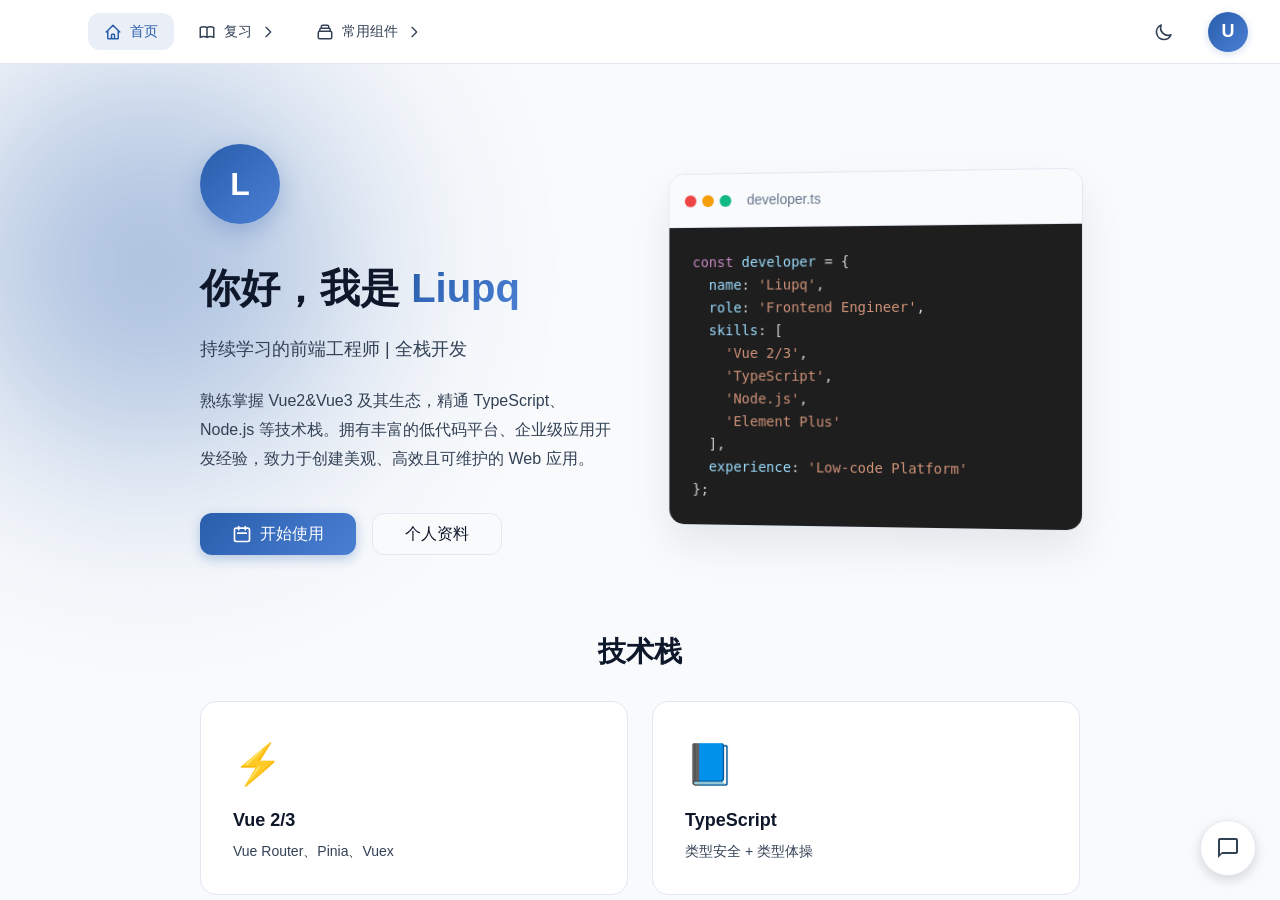
<file: index.html>
<!doctype html>
<html lang="en">

<head>
  <meta charset="UTF-8" />
  <link rel="icon" type="image/svg+xml" href="/vite.svg" />
  <meta name="viewport" content="width=device-width, initial-scale=1.0" />
  <title>Interview Flow</title>
  <script type="module" crossorigin src="/assets/js/index-CJRj6QAw.js"></script>
  <link rel="stylesheet" crossorigin href="/assets/css/index-clTFlAEy.css">
</head>

<body>
  <div id="app"></div>
</body>

</html>
</file>
<file: assets/css/index-clTFlAEy.css>
@layer properties{@supports (((-webkit-hyphens:none)) and (not (margin-trim:inline))) or ((-moz-orient:inline) and (not (color:rgb(from red r g b)))){*,:before,:after{--tw-rotate-x:initial;--tw-rotate-y:initial;--tw-rotate-z:initial;--tw-skew-x:initial;--tw-skew-y:initial;--tw-space-y-reverse:0;--tw-border-style:solid;--tw-font-weight:initial;--tw-shadow:0 0 transparent;--tw-shadow-color:initial;--tw-shadow-alpha:100%;--tw-inset-shadow:0 0 transparent;--tw-inset-shadow-color:initial;--tw-inset-shadow-alpha:100%;--tw-ring-color:initial;--tw-ring-shadow:0 0 transparent;--tw-inset-ring-color:initial;--tw-inset-ring-shadow:0 0 transparent;--tw-ring-inset:initial;--tw-ring-offset-width:0px;--tw-ring-offset-color:#fff;--tw-ring-offset-shadow:0 0 transparent;--tw-outline-style:solid;--tw-blur:initial;--tw-brightness:initial;--tw-contrast:initial;--tw-grayscale:initial;--tw-hue-rotate:initial;--tw-invert:initial;--tw-opacity:initial;--tw-saturate:initial;--tw-sepia:initial;--tw-drop-shadow:initial;--tw-drop-shadow-color:initial;--tw-drop-shadow-alpha:100%;--tw-drop-shadow-size:initial;--tw-backdrop-blur:initial;--tw-backdrop-brightness:initial;--tw-backdrop-contrast:initial;--tw-backdrop-grayscale:initial;--tw-backdrop-hue-rotate:initial;--tw-backdrop-invert:initial;--tw-backdrop-opacity:initial;--tw-backdrop-saturate:initial;--tw-backdrop-sepia:initial;--tw-ease:initial}::-ms-backdrop{--tw-rotate-x:initial;--tw-rotate-y:initial;--tw-rotate-z:initial;--tw-skew-x:initial;--tw-skew-y:initial;--tw-space-y-reverse:0;--tw-border-style:solid;--tw-font-weight:initial;--tw-shadow:0 0 transparent;--tw-shadow-color:initial;--tw-shadow-alpha:100%;--tw-inset-shadow:0 0 transparent;--tw-inset-shadow-color:initial;--tw-inset-shadow-alpha:100%;--tw-ring-color:initial;--tw-ring-shadow:0 0 transparent;--tw-inset-ring-color:initial;--tw-inset-ring-shadow:0 0 transparent;--tw-ring-inset:initial;--tw-ring-offset-width:0px;--tw-ring-offset-color:#fff;--tw-ring-offset-shadow:0 0 transparent;--tw-outline-style:solid;--tw-blur:initial;--tw-brightness:initial;--tw-contrast:initial;--tw-grayscale:initial;--tw-hue-rotate:initial;--tw-invert:initial;--tw-opacity:initial;--tw-saturate:initial;--tw-sepia:initial;--tw-drop-shadow:initial;--tw-drop-shadow-color:initial;--tw-drop-shadow-alpha:100%;--tw-drop-shadow-size:initial;--tw-backdrop-blur:initial;--tw-backdrop-brightness:initial;--tw-backdrop-contrast:initial;--tw-backdrop-grayscale:initial;--tw-backdrop-hue-rotate:initial;--tw-backdrop-invert:initial;--tw-backdrop-opacity:initial;--tw-backdrop-saturate:initial;--tw-backdrop-sepia:initial;--tw-ease:initial}::backdrop{--tw-rotate-x:initial;--tw-rotate-y:initial;--tw-rotate-z:initial;--tw-skew-x:initial;--tw-skew-y:initial;--tw-space-y-reverse:0;--tw-border-style:solid;--tw-font-weight:initial;--tw-shadow:0 0 transparent;--tw-shadow-color:initial;--tw-shadow-alpha:100%;--tw-inset-shadow:0 0 transparent;--tw-inset-shadow-color:initial;--tw-inset-shadow-alpha:100%;--tw-ring-color:initial;--tw-ring-shadow:0 0 transparent;--tw-inset-ring-color:initial;--tw-inset-ring-shadow:0 0 transparent;--tw-ring-inset:initial;--tw-ring-offset-width:0px;--tw-ring-offset-color:#fff;--tw-ring-offset-shadow:0 0 transparent;--tw-outline-style:solid;--tw-blur:initial;--tw-brightness:initial;--tw-contrast:initial;--tw-grayscale:initial;--tw-hue-rotate:initial;--tw-invert:initial;--tw-opacity:initial;--tw-saturate:initial;--tw-sepia:initial;--tw-drop-shadow:initial;--tw-drop-shadow-color:initial;--tw-drop-shadow-alpha:100%;--tw-drop-shadow-size:initial;--tw-backdrop-blur:initial;--tw-backdrop-brightness:initial;--tw-backdrop-contrast:initial;--tw-backdrop-grayscale:initial;--tw-backdrop-hue-rotate:initial;--tw-backdrop-invert:initial;--tw-backdrop-opacity:initial;--tw-backdrop-saturate:initial;--tw-backdrop-sepia:initial;--tw-ease:initial}}}@layer theme{:root{--font-sans:ui-sans-serif,system-ui,sans-serif,"Apple Color Emoji","Segoe UI Emoji","Segoe UI Symbol","Noto Color Emoji";--font-mono:ui-monospace,SFMono-Regular,Menlo,Monaco,Consolas,"Liberation Mono","Courier New",monospace;--spacing:.25rem;--text-base:1rem;--text-base--line-height:calc(1.5/1);--text-lg:1.125rem;--text-lg--line-height:calc(1.75/1.125);--text-xl:1.25rem;--text-xl--line-height:calc(1.75/1.25);--text-2xl:1.5rem;--text-2xl--line-height:calc(2/1.5);--font-weight-semibold:600;--font-weight-bold:700;--radius-sm:.25rem;--radius-md:.375rem;--radius-lg:.5rem;--radius-xl:.75rem;--ease-out:cubic-bezier(0,0,.2,1);--default-transition-duration:.15s;--default-transition-timing-function:cubic-bezier(.4,0,.2,1);--default-font-family:var(--font-sans);--default-mono-font-family:var(--font-mono)}:host{--font-sans:ui-sans-serif,system-ui,sans-serif,"Apple Color Emoji","Segoe UI Emoji","Segoe UI Symbol","Noto Color Emoji";--font-mono:ui-monospace,SFMono-Regular,Menlo,Monaco,Consolas,"Liberation Mono","Courier New",monospace;--spacing:.25rem;--text-base:1rem;--text-base--line-height:calc(1.5/1);--text-lg:1.125rem;--text-lg--line-height:calc(1.75/1.125);--text-xl:1.25rem;--text-xl--line-height:calc(1.75/1.25);--text-2xl:1.5rem;--text-2xl--line-height:calc(2/1.5);--font-weight-semibold:600;--font-weight-bold:700;--radius-sm:.25rem;--radius-md:.375rem;--radius-lg:.5rem;--radius-xl:.75rem;--ease-out:cubic-bezier(0,0,.2,1);--default-transition-duration:.15s;--default-transition-timing-function:cubic-bezier(.4,0,.2,1);--default-font-family:var(--font-sans);--default-mono-font-family:var(--font-mono)}}@layer base{*,:after,:before{box-sizing:border-box;border:0 solid;margin:0;padding:0}::-ms-backdrop{box-sizing:border-box;border:0 solid;margin:0;padding:0}::backdrop{box-sizing:border-box;border:0 solid;margin:0;padding:0}::-webkit-file-upload-button{box-sizing:border-box;border:0 solid;margin:0;padding:0}::-ms-browse{box-sizing:border-box;border:0 solid;margin:0;padding:0}::file-selector-button{box-sizing:border-box;border:0 solid;margin:0;padding:0}html{-webkit-text-size-adjust:100%;-moz-tab-size:4;tab-size:4;line-height:1.5;font-family:var(--default-font-family,ui-sans-serif,system-ui,sans-serif,"Apple Color Emoji","Segoe UI Emoji","Segoe UI Symbol","Noto Color Emoji");font-feature-settings:var(--default-font-feature-settings,normal);font-variation-settings:var(--default-font-variation-settings,normal);-webkit-tap-highlight-color:transparent}:host{-webkit-text-size-adjust:100%;-moz-tab-size:4;tab-size:4;line-height:1.5;font-family:var(--default-font-family,ui-sans-serif,system-ui,sans-serif,"Apple Color Emoji","Segoe UI Emoji","Segoe UI Symbol","Noto Color Emoji");font-feature-settings:var(--default-font-feature-settings,normal);font-variation-settings:var(--default-font-variation-settings,normal);-webkit-tap-highlight-color:transparent}hr{height:0;color:inherit;border-top-width:1px}abbr:where([title]){-webkit-text-decoration:underline dotted;text-decoration:underline dotted}h1,h2,h3,h4,h5,h6{font-size:inherit;font-weight:inherit}a{color:inherit;-webkit-text-decoration:inherit;-webkit-text-decoration:inherit;-webkit-text-decoration:inherit;-webkit-text-decoration:inherit;text-decoration:inherit}b,strong{font-weight:bolder}code,kbd,samp,pre{font-family:var(--default-mono-font-family,ui-monospace,SFMono-Regular,Menlo,Monaco,Consolas,"Liberation Mono","Courier New",monospace);font-feature-settings:var(--default-mono-font-feature-settings,normal);font-variation-settings:var(--default-mono-font-variation-settings,normal);font-size:1em}small{font-size:80%}sub,sup{vertical-align:baseline;font-size:75%;line-height:0;position:relative}sub{bottom:-.25em}sup{top:-.5em}table{text-indent:0;border-color:inherit;border-collapse:collapse}:-moz-focusring{outline:auto}progress{vertical-align:baseline}summary{display:list-item}ol,ul,menu{list-style:none}img,svg,video,canvas,audio,iframe,embed,object{vertical-align:middle;display:block}img,video{max-width:100%;height:auto}button,input,select,optgroup,textarea{font:inherit;font-feature-settings:inherit;font-variation-settings:inherit;letter-spacing:inherit;color:inherit;opacity:1;background-color:transparent;border-radius:0}::-webkit-file-upload-button{font:inherit;font-feature-settings:inherit;font-variation-settings:inherit;letter-spacing:inherit;color:inherit;opacity:1;background-color:transparent;border-radius:0}::-ms-browse{font:inherit;font-feature-settings:inherit;font-variation-settings:inherit;letter-spacing:inherit;color:inherit;opacity:1;background-color:transparent;border-radius:0}::file-selector-button{font:inherit;font-feature-settings:inherit;font-variation-settings:inherit;letter-spacing:inherit;color:inherit;opacity:1;background-color:transparent;border-radius:0}:where(select:-webkit-any([multiple],[size])) optgroup{font-weight:bolder}:where(select:-moz-any([multiple],[size])) optgroup{font-weight:bolder}:where(select:is([multiple],[size])) optgroup{font-weight:bolder}:where(select:-webkit-any([multiple],[size])) optgroup option:not(:-webkit-any(:lang(ae),:lang(ar),:lang(arc),:lang(bcc),:lang(bqi),:lang(ckb),:lang(dv),:lang(fa),:lang(glk),:lang(he),:lang(ku),:lang(mzn),:lang(nqo),:lang(pnb),:lang(ps),:lang(sd),:lang(ug),:lang(ur),:lang(yi))){padding-left:20px}:where(select:-moz-any([multiple],[size])) optgroup option:not(:-moz-any(:lang(ae),:lang(ar),:lang(arc),:lang(bcc),:lang(bqi),:lang(ckb),:lang(dv),:lang(fa),:lang(glk),:lang(he),:lang(ku),:lang(mzn),:lang(nqo),:lang(pnb),:lang(ps),:lang(sd),:lang(ug),:lang(ur),:lang(yi))){padding-left:20px}:where(select:is([multiple],[size])) optgroup option:not(:is(:lang(ae),:lang(ar),:lang(arc),:lang(bcc),:lang(bqi),:lang(ckb),:lang(dv),:lang(fa),:lang(glk),:lang(he),:lang(ku),:lang(mzn),:lang(nqo),:lang(pnb),:lang(ps),:lang(sd),:lang(ug),:lang(ur),:lang(yi))){padding-left:20px}:where(select:-webkit-any([multiple],[size])) optgroup option:-webkit-any(:lang(ae),:lang(ar),:lang(arc),:lang(bcc),:lang(bqi),:lang(ckb),:lang(dv),:lang(fa),:lang(glk),:lang(he),:lang(ku),:lang(mzn),:lang(nqo),:lang(pnb),:lang(ps),:lang(sd),:lang(ug),:lang(ur),:lang(yi)){padding-right:20px}:where(select:-moz-any([multiple],[size])) optgroup option:-moz-any(:lang(ae),:lang(ar),:lang(arc),:lang(bcc),:lang(bqi),:lang(ckb),:lang(dv),:lang(fa),:lang(glk),:lang(he),:lang(ku),:lang(mzn),:lang(nqo),:lang(pnb),:lang(ps),:lang(sd),:lang(ug),:lang(ur),:lang(yi)){padding-right:20px}:where(select:is([multiple],[size])) optgroup option:is(:lang(ae),:lang(ar),:lang(arc),:lang(bcc),:lang(bqi),:lang(ckb),:lang(dv),:lang(fa),:lang(glk),:lang(he),:lang(ku),:lang(mzn),:lang(nqo),:lang(pnb),:lang(ps),:lang(sd),:lang(ug),:lang(ur),:lang(yi)){padding-right:20px}:not(:-webkit-any(:lang(ae),:lang(ar),:lang(arc),:lang(bcc),:lang(bqi),:lang(ckb),:lang(dv),:lang(fa),:lang(glk),:lang(he),:lang(ku),:lang(mzn),:lang(nqo),:lang(pnb),:lang(ps),:lang(sd),:lang(ug),:lang(ur),:lang(yi)))::-webkit-file-upload-button{margin-right:4px}:not(:-moz-any(:lang(ae),:lang(ar),:lang(arc),:lang(bcc),:lang(bqi),:lang(ckb),:lang(dv),:lang(fa),:lang(glk),:lang(he),:lang(ku),:lang(mzn),:lang(nqo),:lang(pnb),:lang(ps),:lang(sd),:lang(ug),:lang(ur),:lang(yi)))::file-selector-button{margin-right:4px}:not(:is(:lang(ae),:lang(ar),:lang(arc),:lang(bcc),:lang(bqi),:lang(ckb),:lang(dv),:lang(fa),:lang(glk),:lang(he),:lang(ku),:lang(mzn),:lang(nqo),:lang(pnb),:lang(ps),:lang(sd),:lang(ug),:lang(ur),:lang(yi)))::-ms-browse{margin-right:4px}:not(:is(:lang(ae),:lang(ar),:lang(arc),:lang(bcc),:lang(bqi),:lang(ckb),:lang(dv),:lang(fa),:lang(glk),:lang(he),:lang(ku),:lang(mzn),:lang(nqo),:lang(pnb),:lang(ps),:lang(sd),:lang(ug),:lang(ur),:lang(yi)))::file-selector-button{margin-right:4px}:-webkit-any(:lang(ae),:lang(ar),:lang(arc),:lang(bcc),:lang(bqi),:lang(ckb),:lang(dv),:lang(fa),:lang(glk),:lang(he),:lang(ku),:lang(mzn),:lang(nqo),:lang(pnb),:lang(ps),:lang(sd),:lang(ug),:lang(ur),:lang(yi))::-webkit-file-upload-button{margin-left:4px}:-moz-any(:lang(ae),:lang(ar),:lang(arc),:lang(bcc),:lang(bqi),:lang(ckb),:lang(dv),:lang(fa),:lang(glk),:lang(he),:lang(ku),:lang(mzn),:lang(nqo),:lang(pnb),:lang(ps),:lang(sd),:lang(ug),:lang(ur),:lang(yi))::file-selector-button{margin-left:4px}:is(:lang(ae),:lang(ar),:lang(arc),:lang(bcc),:lang(bqi),:lang(ckb),:lang(dv),:lang(fa),:lang(glk),:lang(he),:lang(ku),:lang(mzn),:lang(nqo),:lang(pnb),:lang(ps),:lang(sd),:lang(ug),:lang(ur),:lang(yi))::-ms-browse{margin-left:4px}:is(:lang(ae),:lang(ar),:lang(arc),:lang(bcc),:lang(bqi),:lang(ckb),:lang(dv),:lang(fa),:lang(glk),:lang(he),:lang(ku),:lang(mzn),:lang(nqo),:lang(pnb),:lang(ps),:lang(sd),:lang(ug),:lang(ur),:lang(yi))::file-selector-button{margin-left:4px}::placeholder{opacity:1}::-moz-placeholder{opacity:1}::placeholder{opacity:1}::placeholder{opacity:1}@supports (not ((-webkit-appearance:-apple-pay-button))) or (contain-intrinsic-size:1px){::placeholder{color:currentColor}::-moz-placeholder{color:currentColor}::placeholder{color:currentColor}::placeholder{color:currentColor}@supports (color:color-mix(in lab, red, red)){::placeholder{color:color-mix(in oklab,currentcolor 50%,transparent)}::-moz-placeholder{color:color-mix(in oklab,currentcolor 50%,transparent)}::placeholder{color:color-mix(in oklab,currentcolor 50%,transparent)}::placeholder{color:color-mix(in oklab,currentcolor 50%,transparent)}}}textarea{resize:vertical}::-webkit-search-decoration{-webkit-appearance:none}::-webkit-date-and-time-value{min-height:1lh;text-align:inherit}::-webkit-datetime-edit{display:inline-flex}::-webkit-datetime-edit-fields-wrapper{padding:0}::-webkit-datetime-edit{padding-top:0;padding-bottom:0}::-webkit-datetime-edit-year-field{padding-top:0;padding-bottom:0}::-webkit-datetime-edit-month-field{padding-top:0;padding-bottom:0}::-webkit-datetime-edit-day-field{padding-top:0;padding-bottom:0}::-webkit-datetime-edit-hour-field{padding-top:0;padding-bottom:0}::-webkit-datetime-edit-minute-field{padding-top:0;padding-bottom:0}::-webkit-datetime-edit-second-field{padding-top:0;padding-bottom:0}::-webkit-datetime-edit-millisecond-field{padding-top:0;padding-bottom:0}::-webkit-datetime-edit-meridiem-field{padding-top:0;padding-bottom:0}::-webkit-calendar-picker-indicator{line-height:1}:-moz-ui-invalid{box-shadow:none}button{-webkit-appearance:button;-moz-appearance:button;-ms-appearance:button;appearance:button}input:where([type=button],[type=reset],[type=submit]){-webkit-appearance:button;-moz-appearance:button;-ms-appearance:button;appearance:button}::-webkit-file-upload-button{-webkit-appearance:button;-moz-appearance:button;-ms-appearance:button;appearance:button}::-ms-browse{-webkit-appearance:button;-moz-appearance:button;-ms-appearance:button;appearance:button}::file-selector-button{-webkit-appearance:button;-moz-appearance:button;-ms-appearance:button;appearance:button}::-webkit-inner-spin-button{height:auto}::-webkit-outer-spin-button{height:auto}[hidden]:where(:not([hidden=until-found])){display:none!important}}@layer components;@layer utilities{.collapse{visibility:collapse}.visible{visibility:visible}.absolute{position:absolute}.fixed{position:fixed}.relative{position:relative}.static{position:static}.container{width:100%}@media (min-width:40rem){.container{max-width:40rem}}@media (min-width:48rem){.container{max-width:48rem}}@media (min-width:64rem){.container{max-width:64rem}}@media (min-width:80rem){.container{max-width:80rem}}@media (min-width:96rem){.container{max-width:96rem}}.mt-6{margin-top:calc(var(--spacing)*6)}.mr-2{margin-right:calc(var(--spacing)*2)}.mb-2{margin-bottom:calc(var(--spacing)*2)}.mb-3{margin-bottom:calc(var(--spacing)*3)}.mb-4{margin-bottom:calc(var(--spacing)*4)}.mb-6{margin-bottom:calc(var(--spacing)*6)}.mb-8{margin-bottom:calc(var(--spacing)*8)}.block{display:block}.flex{display:flex}.grid{display:grid}.hidden{display:none}.inline{display:inline}.table{display:table}.table-cell{display:table-cell}.table-row{display:table-row}.h-4{height:calc(var(--spacing)*4)}.h-5{height:calc(var(--spacing)*5)}.h-6{height:calc(var(--spacing)*6)}.h-20{height:calc(var(--spacing)*20)}.w-4{width:calc(var(--spacing)*4)}.w-5{width:calc(var(--spacing)*5)}.w-6{width:calc(var(--spacing)*6)}.w-20{width:calc(var(--spacing)*20)}.flex-shrink,.shrink{flex-shrink:1}.flex-grow{flex-grow:1}.transform{transform:var(--tw-rotate-x,)var(--tw-rotate-y,)var(--tw-rotate-z,)var(--tw-skew-x,)var(--tw-skew-y,)}.resize{resize:both}.resize\!{resize:both!important}.flex-wrap{flex-wrap:wrap}.items-center{align-items:center}.justify-between{justify-content:space-between}.justify-center{justify-content:center}.gap-6{gap:calc(var(--spacing)*6)}:where(.space-y-4>:not(:last-child)){--tw-space-y-reverse:0;margin-top:calc(calc(var(--spacing)*4)*var(--tw-space-y-reverse));margin-bottom:calc(calc(var(--spacing)*4)*calc(1 - var(--tw-space-y-reverse)))}.rounded-full{border-radius:3.40282e38px}.rounded-lg{border-radius:var(--radius-lg)}.border{border-style:var(--tw-border-style);border-width:1px}.p-6{padding:calc(var(--spacing)*6)}.pb-4{padding-bottom:calc(var(--spacing)*4)}.text-2xl{font-size:var(--text-2xl);line-height:var(--tw-leading,var(--text-2xl--line-height))}.text-base{font-size:var(--text-base);line-height:var(--tw-leading,var(--text-base--line-height))}.text-lg{font-size:var(--text-lg);line-height:var(--tw-leading,var(--text-lg--line-height))}.text-xl{font-size:var(--text-xl);line-height:var(--tw-leading,var(--text-xl--line-height))}.font-bold{--tw-font-weight:var(--font-weight-bold);font-weight:var(--font-weight-bold)}.font-semibold{--tw-font-weight:var(--font-weight-semibold);font-weight:var(--font-weight-semibold)}.capitalize{text-transform:capitalize}.shadow{--tw-shadow:0 1px 3px 0 var(--tw-shadow-color,rgba(0,0,0,.1)),0 1px 2px -1px var(--tw-shadow-color,rgba(0,0,0,.1));box-shadow:var(--tw-inset-shadow),var(--tw-inset-ring-shadow),var(--tw-ring-offset-shadow),var(--tw-ring-shadow),var(--tw-shadow)}.outline{outline-style:var(--tw-outline-style);outline-width:1px}.blur{--tw-blur:blur(8px);-webkit-filter:var(--tw-blur,)var(--tw-brightness,)var(--tw-contrast,)var(--tw-grayscale,)var(--tw-hue-rotate,)var(--tw-invert,)var(--tw-saturate,)var(--tw-sepia,)var(--tw-drop-shadow,);filter:var(--tw-blur,)var(--tw-brightness,)var(--tw-contrast,)var(--tw-grayscale,)var(--tw-hue-rotate,)var(--tw-invert,)var(--tw-saturate,)var(--tw-sepia,)var(--tw-drop-shadow,)}.invert{--tw-invert:invert(100%);-webkit-filter:var(--tw-blur,)var(--tw-brightness,)var(--tw-contrast,)var(--tw-grayscale,)var(--tw-hue-rotate,)var(--tw-invert,)var(--tw-saturate,)var(--tw-sepia,)var(--tw-drop-shadow,);filter:var(--tw-blur,)var(--tw-brightness,)var(--tw-contrast,)var(--tw-grayscale,)var(--tw-hue-rotate,)var(--tw-invert,)var(--tw-saturate,)var(--tw-sepia,)var(--tw-drop-shadow,)}.filter{-webkit-filter:var(--tw-blur,)var(--tw-brightness,)var(--tw-contrast,)var(--tw-grayscale,)var(--tw-hue-rotate,)var(--tw-invert,)var(--tw-saturate,)var(--tw-sepia,)var(--tw-drop-shadow,);filter:var(--tw-blur,)var(--tw-brightness,)var(--tw-contrast,)var(--tw-grayscale,)var(--tw-hue-rotate,)var(--tw-invert,)var(--tw-saturate,)var(--tw-sepia,)var(--tw-drop-shadow,)}.backdrop-filter{-webkit-backdrop-filter:var(--tw-backdrop-blur,)var(--tw-backdrop-brightness,)var(--tw-backdrop-contrast,)var(--tw-backdrop-grayscale,)var(--tw-backdrop-hue-rotate,)var(--tw-backdrop-invert,)var(--tw-backdrop-opacity,)var(--tw-backdrop-saturate,)var(--tw-backdrop-sepia,);backdrop-filter:var(--tw-backdrop-blur,)var(--tw-backdrop-brightness,)var(--tw-backdrop-contrast,)var(--tw-backdrop-grayscale,)var(--tw-backdrop-hue-rotate,)var(--tw-backdrop-invert,)var(--tw-backdrop-opacity,)var(--tw-backdrop-saturate,)var(--tw-backdrop-sepia,)}.transition{transition-property:color,background-color,border-color,outline-color,-webkit-text-decoration-color,text-decoration-color,fill,stroke,--tw-gradient-from,--tw-gradient-via,--tw-gradient-to,opacity,box-shadow,transform,translate,scale,rotate,-webkit-filter,filter,-webkit-backdrop-filter,backdrop-filter,display,content-visibility,overlay,pointer-events;transition-timing-function:var(--tw-ease,var(--default-transition-timing-function));transition-duration:var(--tw-duration,var(--default-transition-duration))}.ease-out{--tw-ease:var(--ease-out);transition-timing-function:var(--ease-out)}@media (hover:hover){.group-hover\:opacity-100:is(:where(.group):hover *){opacity:1}}}:root{--color-primary:#295eac;--color-primary-hover:#1a3d7a;--color-primary-light:#4a7fd4;--color-primary-focus:#1a3d7a;--color-secondary:#4a7fd4;--color-secondary-hover:#295eac;--color-secondary-focus:#1a3d7a;--color-success:#10b981;--color-success-hover:#059669;--color-success-focus:#047857;--color-warning:#f59e0b;--color-warning-hover:#d97706;--color-warning-focus:#b45309;--color-danger:#ef4444;--color-danger-hover:#dc2626;--color-danger-focus:#b91c1c;--color-text-primary:#0f172a;--color-text-secondary:#334155;--color-text-tertiary:#64748b;--color-bg-primary:#fff;--color-bg-secondary:#f8fafc;--color-bg-tertiary:#f1f5f9;--color-border:#e2e8f0;--color-border-hover:#cbd5e1;--color-shadow:rgba(15,23,42,.08);--spacing-xs:.25rem;--spacing-sm:.5rem;--spacing-md:1rem;--spacing-lg:1.5rem;--spacing-xl:2rem;--spacing-2xl:3rem;--radius-sm:.375rem;--radius-md:.75rem;--radius-lg:1rem;--radius-xl:1.25rem;--font-size-sm:.875rem;--font-size-base:14px;--font-size-lg:1.125rem;--font-size-xl:1.25rem;--font-size-2xl:1.5rem;--transition-fast:.2s cubic-bezier(.4,0,.2,1);--transition-normal:.3s cubic-bezier(.4,0,.2,1);--transition-slow:.5s cubic-bezier(.4,0,.2,1)}[data-theme=dark]{--color-primary:#4a7fd4;--color-primary-hover:#295eac;--color-primary-light:#6b9fea;--color-primary-focus:#1a3d7a;--color-secondary:#6b9fea;--color-secondary-hover:#4a7fd4;--color-secondary-focus:#295eac;--color-success:#34d399;--color-success-hover:#10b981;--color-success-focus:#059669;--color-warning:#fbbf24;--color-warning-hover:#f59e0b;--color-warning-focus:#d97706;--color-danger:#f87171;--color-danger-hover:#ef4444;--color-danger-focus:#dc2626;--color-text-primary:#f8fafc;--color-text-secondary:#e2e8f0;--color-text-tertiary:#94a3b8;--color-bg-primary:#0f172a;--color-bg-secondary:#1e293b;--color-bg-tertiary:#334155;--color-border:#334155;--color-border-hover:#475569;--color-shadow:rgba(0,0,0,.4)}body{background-color:var(--color-bg-secondary);color:var(--color-text-primary);font-size:var(--font-size-base);-webkit-font-smoothing:antialiased;-moz-osx-font-smoothing:grayscale;font-family:-apple-system,BlinkMacSystemFont,Segoe UI,Roboto,Oxygen,Ubuntu,Cantarell,Open Sans,Helvetica Neue,sans-serif;line-height:1.5}button,input,select,textarea{font-family:inherit;font-size:inherit;line-height:inherit;border:1px solid var(--color-border);border-radius:var(--radius-md);padding:var(--spacing-sm)var(--spacing-md);background-color:var(--color-bg-primary);color:var(--color-text-primary);transition:all var(--transition-normal);outline:none}button{cursor:pointer;justify-content:center;align-items:center;gap:var(--spacing-xs);padding:var(--spacing-sm)var(--spacing-lg);font-weight:500;display:inline-flex}button:hover{border-color:var(--color-border-hover);background-color:var(--color-bg-tertiary);box-shadow:0 2px 4px var(--color-shadow)}button:active{background-color:var(--color-border);box-shadow:inset 0 1px 3px var(--color-shadow)}button:focus{box-shadow:0 0 0 3px rgba(0,122,255,.3)}button.primary{background-color:var(--color-primary);color:#fff;border-color:var(--color-primary)}button.primary:hover{background-color:var(--color-primary-hover);border-color:var(--color-primary-hover)}button.primary:active{background-color:var(--color-primary-focus);border-color:var(--color-primary-focus)}input,select,textarea{min-height:44px;padding:var(--spacing-sm)var(--spacing-md)}input:focus,select:focus,textarea:focus{border-color:var(--color-primary);box-shadow:0 0 0 3px rgba(0,122,255,.3)}.card{background-color:var(--color-bg-primary);border-radius:var(--radius-lg);box-shadow:0 2px 8px var(--color-shadow);padding:var(--spacing-lg);transition:all var(--transition-normal)}.card:hover{box-shadow:0 4px 12px var(--color-shadow)}h1,h2,h3,h4,h5,h6{color:var(--color-text-primary);margin-bottom:var(--spacing-md);font-weight:600;line-height:1.2}h1{font-size:var(--font-size-2xl);font-weight:700}h2{font-size:var(--font-size-xl);font-weight:600}h3{font-size:var(--font-size-lg);font-weight:600}a{color:var(--color-primary);transition:color var(--transition-fast);text-decoration:none}a:hover{color:var(--color-primary-hover);text-decoration:underline}.divider{background-color:var(--color-border);height:1px;margin:var(--spacing-md)0}.list-item{padding:var(--spacing-md);background-color:var(--color-bg-primary);border-bottom:1px solid var(--color-border);transition:background-color var(--transition-fast);justify-content:space-between;align-items:center;display:flex}::-webkit-scrollbar{width:8px;height:8px}::-webkit-scrollbar-track{background:var(--color-bg-secondary);border-radius:4px}::-webkit-scrollbar-thumb{background:var(--color-border);-webkit-transition:background var(--transition-fast);transition:background var(--transition-fast);border-radius:4px}::-webkit-scrollbar-thumb:hover{background:var(--color-border-hover)}::-webkit-scrollbar-corner{background:var(--color-bg-secondary)}*{scrollbar-width:thin;scrollbar-color:var(--color-border)var(--color-bg-secondary)}.form-input{width:100%;min-height:44px;padding:var(--spacing-sm)var(--spacing-md);border:1px solid var(--color-border);border-radius:var(--radius-md);background-color:var(--color-bg-primary);color:var(--color-text-primary);font-size:var(--font-size-base);transition:all var(--transition-fast)}.form-input:hover{border-color:var(--color-border-hover)}.form-input:focus{border-color:var(--color-primary);box-shadow:0 0 0 3px rgba(41,94,172,.1)}.form-input::placeholder{color:var(--color-text-tertiary)}.form-input::-moz-placeholder{color:var(--color-text-tertiary)}.form-input::placeholder{color:var(--color-text-tertiary)}.form-input::placeholder{color:var(--color-text-tertiary)}.form-input:disabled{background-color:var(--color-bg-tertiary);cursor:not-allowed;opacity:.6}.form-textarea{width:100%;min-height:100px;padding:var(--spacing-sm)var(--spacing-md);border:1px solid var(--color-border);border-radius:var(--radius-md);background-color:var(--color-bg-primary);color:var(--color-text-primary);font-size:var(--font-size-base);resize:vertical;transition:all var(--transition-fast);font-family:inherit}.form-textarea:hover{border-color:var(--color-border-hover)}.form-textarea:focus{border-color:var(--color-primary);box-shadow:0 0 0 3px rgba(41,94,172,.1)}.form-textarea::placeholder{color:var(--color-text-tertiary)}.form-textarea::-moz-placeholder{color:var(--color-text-tertiary)}.form-textarea::placeholder{color:var(--color-text-tertiary)}.form-textarea::placeholder{color:var(--color-text-tertiary)}.form-textarea:disabled{background-color:var(--color-bg-tertiary);cursor:not-allowed;opacity:.6}.btn{justify-content:center;align-items:center;gap:var(--spacing-xs);padding:var(--spacing-sm)var(--spacing-md);border:1px solid var(--color-border);border-radius:var(--radius-md);background-color:var(--color-bg-primary);color:var(--color-text-primary);font-size:var(--font-size-sm);cursor:pointer;transition:all var(--transition-fast);white-space:nowrap;font-weight:500;display:inline-flex}.btn:hover{border-color:var(--color-border-hover);background-color:var(--color-bg-tertiary)}.btn:active{background-color:var(--color-border);transform:translateY(1px)}.btn:focus{box-shadow:0 0 0 3px rgba(41,94,172,.1)}.btn:disabled{opacity:.5;cursor:not-allowed;pointer-events:none}.btn-primary{background-color:var(--color-primary);color:#fff;border-color:var(--color-primary)}.btn-primary:hover{background-color:var(--color-primary-hover);border-color:var(--color-primary-hover)}.btn-primary:active{background-color:var(--color-primary-focus);border-color:var(--color-primary-focus)}.btn-secondary{background-color:var(--color-bg-tertiary);color:var(--color-text-primary);border-color:var(--color-border)}.btn-secondary:hover{background-color:var(--color-border);border-color:var(--color-border-hover)}.btn-success{background-color:var(--color-success);color:#fff;border-color:var(--color-success)}.btn-success:hover{background-color:var(--color-success-hover);border-color:var(--color-success-hover)}.btn-warning{background-color:var(--color-warning);color:#fff;border-color:var(--color-warning)}.btn-warning:hover{background-color:var(--color-warning-hover);border-color:var(--color-warning-hover)}.btn-danger{background-color:var(--color-danger);color:#fff;border-color:var(--color-danger)}.btn-danger:hover{background-color:var(--color-danger-hover);border-color:var(--color-danger-hover)}.btn-sm{padding:var(--spacing-xs)var(--spacing-sm);font-size:var(--font-size-sm)}.btn-lg{padding:var(--spacing-md)var(--spacing-xl);font-size:var(--font-size-base)}.tag{align-items:center;gap:var(--spacing-xs);padding:var(--spacing-xs)var(--spacing-sm);border-radius:var(--radius-sm);font-size:var(--font-size-sm);font-weight:500;display:inline-flex}.tag-primary{color:var(--color-primary);background-color:rgba(41,94,172,.1)}.tag-success{color:var(--color-success);background-color:rgba(16,185,129,.1)}.tag-warning{color:var(--color-warning);background-color:rgba(245,158,11,.1)}.tag-danger{color:var(--color-danger);background-color:rgba(239,68,68,.1)}.tag-default{background-color:var(--color-bg-tertiary);color:var(--color-text-secondary)}.text-truncate{text-overflow:ellipsis;white-space:nowrap;overflow:hidden}.text-center{text-align:center}.text-right{text-align:right}.text-left{text-align:left}.flex{display:flex}.flex-center{justify-content:center;align-items:center;display:flex}.flex-between{justify-content:space-between;align-items:center;display:flex}.flex-column{flex-direction:column;display:flex}.flex-1{flex:1}.gap-sm{gap:var(--spacing-sm)}.gap-md{gap:var(--spacing-md)}.gap-lg{gap:var(--spacing-lg)}.mt-sm{margin-top:var(--spacing-sm)}.mt-md{margin-top:var(--spacing-md)}.mt-lg{margin-top:var(--spacing-lg)}.mb-sm{margin-bottom:var(--spacing-sm)}.mb-md{margin-bottom:var(--spacing-md)}.mb-lg{margin-bottom:var(--spacing-lg)}.p-sm{padding:var(--spacing-sm)}.p-md{padding:var(--spacing-md)}.p-lg{padding:var(--spacing-lg)}.w-full{width:100%}.h-full{height:100%}.overflow-auto{overflow:auto}.overflow-hidden{overflow:hidden}.rounded-md{border-radius:var(--radius-md)}.rounded-lg{border-radius:var(--radius-lg)}.border{border:1px solid var(--color-border)}.shadow{box-shadow:0 2px 8px var(--color-shadow)}.cursor-pointer{cursor:pointer}.select-none{-webkit-user-select:none;-moz-user-select:none;-ms-user-select:none;user-select:none}.pointer-events-none{pointer-events:none}.opacity-50{opacity:.5}.opacity-0{opacity:0}.opacity-100{opacity:1}@keyframes fadeIn{0%{opacity:0}to{opacity:1}}@keyframes slideUp{0%{opacity:0;transform:translateY(10px)}to{opacity:1;transform:translateY(0)}}@keyframes slideDown{0%{opacity:0;transform:translateY(-10px)}to{opacity:1;transform:translateY(0)}}@keyframes scaleIn{0%{opacity:0;transform:scale(.95)}to{opacity:1;transform:scale(1)}}.animate-fadeIn{animation:fadeIn var(--transition-normal)ease-out}.animate-slideUp{animation:slideUp var(--transition-normal)ease-out}.animate-slideDown{animation:slideDown var(--transition-normal)ease-out}.animate-scaleIn{animation:scaleIn var(--transition-normal)ease-out}.page-container{padding:var(--spacing-lg);max-width:1600px;margin:0 auto}.page-header{margin-bottom:var(--spacing-xl);justify-content:space-between;align-items:center;display:flex}.page-title{font-size:var(--font-size-2xl);color:var(--color-text-primary);margin:0;font-weight:700}.page-subtitle{font-size:var(--font-size-sm);color:var(--color-text-secondary);margin-top:var(--spacing-xs)}.form-group{margin-bottom:var(--spacing-lg);position:relative}.form-label{margin-bottom:var(--spacing-sm);color:var(--color-text-secondary);font-size:var(--font-size-sm);font-weight:500;display:block}.list-container{background-color:var(--color-bg-primary);border-radius:var(--radius-lg);border:1px solid var(--color-border);overflow:hidden}.list-item{padding:var(--spacing-md);border-bottom:1px solid var(--color-border);transition:background-color var(--transition-fast);justify-content:space-between;align-items:center;display:flex}.list-item:last-child{border-bottom:none}.list-item:hover{background-color:var(--color-bg-secondary)}.empty-state{padding:var(--spacing-2xl);color:var(--color-text-tertiary);text-align:center;flex-direction:column;justify-content:center;align-items:center;display:flex}.empty-state svg{width:64px;height:64px;margin-bottom:var(--spacing-md);opacity:.5}.empty-state-text{font-size:var(--font-size-sm)}.loading-state{padding:var(--spacing-xl);color:var(--color-text-secondary);justify-content:center;align-items:center;display:flex}.spinner{border:3px solid var(--color-border);border-top-color:var(--color-primary);border-radius:50%;width:24px;height:24px;animation:.8s linear infinite spin}@keyframes spin{to{transform:rotate(360deg)}}.btn-circle{cursor:pointer;transition:all var(--transition-fast);border:none;border-radius:50%;flex-shrink:0;justify-content:center;align-items:center;padding:0;display:flex}.btn-circle-sm{width:32px;height:32px}.btn-circle-md{width:40px;height:40px}.btn-circle-lg{width:56px;height:56px}.btn-circle-xl{width:64px;height:64px}.btn-circle-primary{background:var(--color-primary);color:#fff}.btn-circle-primary:hover{background:var(--color-primary-hover)}.btn-circle-secondary{background:var(--color-bg-secondary);color:var(--color-primary);border:1px solid var(--color-border)}.btn-circle-secondary:hover{background:var(--color-primary);color:#fff;border-color:var(--color-primary)}.btn-circle-gradient{background:linear-gradient(135deg,var(--color-primary),var(--color-primary-hover));color:#fff}.btn-circle-gradient:hover{transform:scale(1.1);box-shadow:0 6px 16px rgba(41,94,172,.5)}.btn-circle-white{color:#fff;background:rgba(255,255,255,.2)}.btn-circle-white:hover{background:rgba(255,255,255,.3)}.btn-circle svg,.btn-circle-sm svg{width:18px;height:18px}.btn-circle-md svg{width:20px;height:20px}.btn-circle-lg svg{width:24px;height:24px}.btn-circle-xl svg{width:32px;height:32px}@property --tw-rotate-x{syntax:"*";inherits:false}@property --tw-rotate-y{syntax:"*";inherits:false}@property --tw-rotate-z{syntax:"*";inherits:false}@property --tw-skew-x{syntax:"*";inherits:false}@property --tw-skew-y{syntax:"*";inherits:false}@property --tw-space-y-reverse{syntax:"*";inherits:false;initial-value:0}@property --tw-border-style{syntax:"*";inherits:false;initial-value:solid}@property --tw-font-weight{syntax:"*";inherits:false}@property --tw-shadow{syntax:"*";inherits:false;initial-value:0 0 transparent}@property --tw-shadow-color{syntax:"*";inherits:false}@property --tw-shadow-alpha{syntax:"<percentage>";inherits:false;initial-value:100%}@property --tw-inset-shadow{syntax:"*";inherits:false;initial-value:0 0 transparent}@property --tw-inset-shadow-color{syntax:"*";inherits:false}@property --tw-inset-shadow-alpha{syntax:"<percentage>";inherits:false;initial-value:100%}@property --tw-ring-color{syntax:"*";inherits:false}@property --tw-ring-shadow{syntax:"*";inherits:false;initial-value:0 0 transparent}@property --tw-inset-ring-color{syntax:"*";inherits:false}@property --tw-inset-ring-shadow{syntax:"*";inherits:false;initial-value:0 0 transparent}@property --tw-ring-inset{syntax:"*";inherits:false}@property --tw-ring-offset-width{syntax:"<length>";inherits:false;initial-value:0}@property --tw-ring-offset-color{syntax:"*";inherits:false;initial-value:#fff}@property --tw-ring-offset-shadow{syntax:"*";inherits:false;initial-value:0 0 transparent}@property --tw-outline-style{syntax:"*";inherits:false;initial-value:solid}@property --tw-blur{syntax:"*";inherits:false}@property --tw-brightness{syntax:"*";inherits:false}@property --tw-contrast{syntax:"*";inherits:false}@property --tw-grayscale{syntax:"*";inherits:false}@property --tw-hue-rotate{syntax:"*";inherits:false}@property --tw-invert{syntax:"*";inherits:false}@property --tw-opacity{syntax:"*";inherits:false}@property --tw-saturate{syntax:"*";inherits:false}@property --tw-sepia{syntax:"*";inherits:false}@property --tw-drop-shadow{syntax:"*";inherits:false}@property --tw-drop-shadow-color{syntax:"*";inherits:false}@property --tw-drop-shadow-alpha{syntax:"<percentage>";inherits:false;initial-value:100%}@property --tw-drop-shadow-size{syntax:"*";inherits:false}@property --tw-backdrop-blur{syntax:"*";inherits:false}@property --tw-backdrop-brightness{syntax:"*";inherits:false}@property --tw-backdrop-contrast{syntax:"*";inherits:false}@property --tw-backdrop-grayscale{syntax:"*";inherits:false}@property --tw-backdrop-hue-rotate{syntax:"*";inherits:false}@property --tw-backdrop-invert{syntax:"*";inherits:false}@property --tw-backdrop-opacity{syntax:"*";inherits:false}@property --tw-backdrop-saturate{syntax:"*";inherits:false}@property --tw-backdrop-sepia{syntax:"*";inherits:false}@property --tw-ease{syntax:"*";inherits:false}:root{--el-color-white:#fff;--el-color-black:#000;--el-color-primary-rgb:64,158,255;--el-color-success-rgb:103,194,58;--el-color-warning-rgb:230,162,60;--el-color-danger-rgb:245,108,108;--el-color-error-rgb:245,108,108;--el-color-info-rgb:144,147,153;--el-font-size-extra-large:20px;--el-font-size-large:18px;--el-font-size-medium:16px;--el-font-size-base:14px;--el-font-size-small:13px;--el-font-size-extra-small:12px;--el-font-family:"Helvetica Neue",Helvetica,"PingFang SC","Hiragino Sans GB","Microsoft YaHei","微软雅黑",Arial,sans-serif;--el-font-weight-primary:500;--el-font-line-height-primary:24px;--el-index-normal:1;--el-index-top:1000;--el-index-popper:2000;--el-border-radius-base:4px;--el-border-radius-small:2px;--el-border-radius-round:20px;--el-border-radius-circle:100%;--el-transition-duration:.3s;--el-transition-duration-fast:.2s;--el-transition-function-ease-in-out-bezier:cubic-bezier(.645,.045,.355,1);--el-transition-function-fast-bezier:cubic-bezier(.23,1,.32,1);--el-transition-all:all var(--el-transition-duration) var(--el-transition-function-ease-in-out-bezier);--el-transition-fade:opacity var(--el-transition-duration) var(--el-transition-function-fast-bezier);--el-transition-md-fade:transform var(--el-transition-duration) var(--el-transition-function-fast-bezier),opacity var(--el-transition-duration) var(--el-transition-function-fast-bezier);--el-transition-fade-linear:opacity var(--el-transition-duration-fast) linear;--el-transition-border:border-color var(--el-transition-duration-fast) var(--el-transition-function-ease-in-out-bezier);--el-transition-box-shadow:box-shadow var(--el-transition-duration-fast) var(--el-transition-function-ease-in-out-bezier);--el-transition-color:color var(--el-transition-duration-fast) var(--el-transition-function-ease-in-out-bezier);--el-component-size-large:40px;--el-component-size:32px;--el-component-size-small:24px;--lightningcss-light:initial;--lightningcss-dark: ;color-scheme:light;--el-color-primary:#409eff;--el-color-primary-light-3:#79bbff;--el-color-primary-light-5:#a0cfff;--el-color-primary-light-7:#c6e2ff;--el-color-primary-light-8:#d9ecff;--el-color-primary-light-9:#ecf5ff;--el-color-primary-dark-2:#337ecc;--el-color-success:#67c23a;--el-color-success-light-3:#95d475;--el-color-success-light-5:#b3e19d;--el-color-success-light-7:#d1edc4;--el-color-success-light-8:#e1f3d8;--el-color-success-light-9:#f0f9eb;--el-color-success-dark-2:#529b2e;--el-color-warning:#e6a23c;--el-color-warning-light-3:#eebe77;--el-color-warning-light-5:#f3d19e;--el-color-warning-light-7:#f8e3c5;--el-color-warning-light-8:#faecd8;--el-color-warning-light-9:#fdf6ec;--el-color-warning-dark-2:#b88230;--el-color-danger:#f56c6c;--el-color-danger-light-3:#f89898;--el-color-danger-light-5:#fab6b6;--el-color-danger-light-7:#fcd3d3;--el-color-danger-light-8:#fde2e2;--el-color-danger-light-9:#fef0f0;--el-color-danger-dark-2:#c45656;--el-color-error:#f56c6c;--el-color-error-light-3:#f89898;--el-color-error-light-5:#fab6b6;--el-color-error-light-7:#fcd3d3;--el-color-error-light-8:#fde2e2;--el-color-error-light-9:#fef0f0;--el-color-error-dark-2:#c45656;--el-color-info:#909399;--el-color-info-light-3:#b1b3b8;--el-color-info-light-5:#c8c9cc;--el-color-info-light-7:#dedfe0;--el-color-info-light-8:#e9e9eb;--el-color-info-light-9:#f4f4f5;--el-color-info-dark-2:#73767a;--el-bg-color:#fff;--el-bg-color-page:#f2f3f5;--el-bg-color-overlay:#fff;--el-text-color-primary:#303133;--el-text-color-regular:#606266;--el-text-color-secondary:#909399;--el-text-color-placeholder:#a8abb2;--el-text-color-disabled:#c0c4cc;--el-border-color:#dcdfe6;--el-border-color-light:#e4e7ed;--el-border-color-lighter:#ebeef5;--el-border-color-extra-light:#f2f6fc;--el-border-color-dark:#d4d7de;--el-border-color-darker:#cdd0d6;--el-fill-color:#f0f2f5;--el-fill-color-light:#f5f7fa;--el-fill-color-lighter:#fafafa;--el-fill-color-extra-light:#fafcff;--el-fill-color-dark:#ebedf0;--el-fill-color-darker:#e6e8eb;--el-fill-color-blank:#fff;--el-box-shadow:0px 12px 32px 4px rgba(0,0,0,.04),0px 8px 20px rgba(0,0,0,.08);--el-box-shadow-light:0px 0px 12px rgba(0,0,0,.12);--el-box-shadow-lighter:0px 0px 6px rgba(0,0,0,.12);--el-box-shadow-dark:0px 16px 48px 16px rgba(0,0,0,.08),0px 12px 32px rgba(0,0,0,.12),0px 8px 16px -8px rgba(0,0,0,.16);--el-disabled-bg-color:var(--el-fill-color-light);--el-disabled-text-color:var(--el-text-color-placeholder);--el-disabled-border-color:var(--el-border-color-light);--el-overlay-color:rgba(0,0,0,.8);--el-overlay-color-light:rgba(0,0,0,.7);--el-overlay-color-lighter:rgba(0,0,0,.5);--el-mask-color:rgba(255,255,255,.9);--el-mask-color-extra-light:rgba(255,255,255,.3);--el-border-width:1px;--el-border-style:solid;--el-border-color-hover:var(--el-text-color-disabled);--el-border:var(--el-border-width) var(--el-border-style) var(--el-border-color);--el-svg-monochrome-grey:var(--el-border-color)}.fade-in-linear-enter-active,.fade-in-linear-leave-active{transition:var(--el-transition-fade-linear)}.fade-in-linear-enter-from,.fade-in-linear-leave-to{opacity:0}.el-fade-in-linear-enter-active,.el-fade-in-linear-leave-active{transition:var(--el-transition-fade-linear)}.el-fade-in-linear-enter-from,.el-fade-in-linear-leave-to{opacity:0}.el-fade-in-enter-active,.el-fade-in-leave-active{transition:all var(--el-transition-duration) cubic-bezier(.55,0,.1,1)}.el-fade-in-enter-from,.el-fade-in-leave-active{opacity:0}.el-zoom-in-center-enter-active,.el-zoom-in-center-leave-active{transition:all var(--el-transition-duration) cubic-bezier(.55,0,.1,1)}.el-zoom-in-center-enter-from,.el-zoom-in-center-leave-active{opacity:0;transform:scaleX(0)}.el-zoom-in-top-enter-active,.el-zoom-in-top-leave-active{opacity:1;transform-origin:top;transition:var(--el-transition-md-fade);transform:scaleY(1)}.el-zoom-in-top-enter-active[data-popper-placement^=top],.el-zoom-in-top-leave-active[data-popper-placement^=top]{transform-origin:bottom}.el-zoom-in-top-enter-from,.el-zoom-in-top-leave-active{opacity:0;transform:scaleY(0)}.el-zoom-in-bottom-enter-active,.el-zoom-in-bottom-leave-active{opacity:1;transform-origin:bottom;transition:var(--el-transition-md-fade);transform:scaleY(1)}.el-zoom-in-bottom-enter-from,.el-zoom-in-bottom-leave-active{opacity:0;transform:scaleY(0)}.el-zoom-in-left-enter-active,.el-zoom-in-left-leave-active{opacity:1;transform-origin:0 0;transition:var(--el-transition-md-fade);transform:scale(1)}.el-zoom-in-left-enter-from,.el-zoom-in-left-leave-active{opacity:0;transform:scale(.45)}.collapse-transition{transition:var(--el-transition-duration) height ease-in-out,var(--el-transition-duration) padding-top ease-in-out,var(--el-transition-duration) padding-bottom ease-in-out}.el-collapse-transition-enter-active,.el-collapse-transition-leave-active{transition:var(--el-transition-duration) max-height ease-in-out,var(--el-transition-duration) padding-top ease-in-out,var(--el-transition-duration) padding-bottom ease-in-out}.horizontal-collapse-transition{transition:var(--el-transition-duration) width ease-in-out,var(--el-transition-duration) padding-left ease-in-out,var(--el-transition-duration) padding-right ease-in-out}.el-list-enter-active,.el-list-leave-active{transition:all 1s}.el-list-enter-from,.el-list-leave-to{opacity:0;transform:translateY(-30px)}.el-list-leave-active{position:absolute!important}.el-opacity-transition{transition:opacity var(--el-transition-duration) cubic-bezier(.55,0,.1,1)}.el-icon--right{margin-left:5px}.el-icon--left{margin-right:5px}@keyframes rotating{0%{transform:rotate(0)}to{transform:rotate(1turn)}}.el-icon{--color:inherit;color:var(--color);fill:currentColor;font-size:inherit;justify-content:center;align-items:center;width:1em;height:1em;line-height:1em;display:inline-flex;position:relative}.el-icon.is-loading{animation:2s linear infinite rotating}.el-icon svg{width:1em;height:1em}.el-affix--fixed{position:fixed}.el-alert{--el-alert-padding:8px 16px;--el-alert-border-radius-base:var(--el-border-radius-base);--el-alert-title-font-size:14px;--el-alert-title-with-description-font-size:16px;--el-alert-description-font-size:14px;--el-alert-close-font-size:16px;--el-alert-close-customed-font-size:14px;--el-alert-icon-size:16px;--el-alert-icon-large-size:28px;background-color:var(--el-color-white);border-radius:var(--el-alert-border-radius-base);box-sizing:border-box;opacity:1;padding:var(--el-alert-padding);transition:opacity var(--el-transition-duration-fast);align-items:center;width:100%;margin:0;display:flex;position:relative;overflow:hidden}.el-alert.is-light .el-alert__close-btn{color:var(--el-text-color-placeholder)}.el-alert.is-dark .el-alert__close-btn,.el-alert.is-dark .el-alert__description{color:var(--el-color-white)}.el-alert.is-center{justify-content:center}.el-alert--primary{--el-alert-bg-color:var(--el-color-primary-light-9)}.el-alert--primary.is-light{background-color:var(--el-alert-bg-color)}.el-alert--primary.is-light,.el-alert--primary.is-light .el-alert__description{color:var(--el-color-primary)}.el-alert--primary.is-dark{background-color:var(--el-color-primary);color:var(--el-color-white)}.el-alert--success{--el-alert-bg-color:var(--el-color-success-light-9)}.el-alert--success.is-light{background-color:var(--el-alert-bg-color)}.el-alert--success.is-light,.el-alert--success.is-light .el-alert__description{color:var(--el-color-success)}.el-alert--success.is-dark{background-color:var(--el-color-success);color:var(--el-color-white)}.el-alert--info{--el-alert-bg-color:var(--el-color-info-light-9)}.el-alert--info.is-light{background-color:var(--el-alert-bg-color)}.el-alert--info.is-light,.el-alert--info.is-light .el-alert__description{color:var(--el-color-info)}.el-alert--info.is-dark{background-color:var(--el-color-info);color:var(--el-color-white)}.el-alert--warning{--el-alert-bg-color:var(--el-color-warning-light-9)}.el-alert--warning.is-light{background-color:var(--el-alert-bg-color)}.el-alert--warning.is-light,.el-alert--warning.is-light .el-alert__description{color:var(--el-color-warning)}.el-alert--warning.is-dark{background-color:var(--el-color-warning);color:var(--el-color-white)}.el-alert--error{--el-alert-bg-color:var(--el-color-error-light-9)}.el-alert--error.is-light{background-color:var(--el-alert-bg-color)}.el-alert--error.is-light,.el-alert--error.is-light .el-alert__description{color:var(--el-color-error)}.el-alert--error.is-dark{background-color:var(--el-color-error);color:var(--el-color-white)}.el-alert__content{flex-direction:column;gap:4px;display:flex}.el-alert .el-alert__icon{font-size:var(--el-alert-icon-size);width:var(--el-alert-icon-size);margin-right:8px}.el-alert .el-alert__icon.is-big{font-size:var(--el-alert-icon-large-size);width:var(--el-alert-icon-large-size);margin-right:12px}.el-alert__title{font-size:var(--el-alert-title-font-size);line-height:24px}.el-alert__title.with-description{font-size:var(--el-alert-title-with-description-font-size)}.el-alert .el-alert__description{font-size:var(--el-alert-description-font-size);margin:0}.el-alert .el-alert__close-btn{cursor:pointer;font-size:var(--el-alert-close-font-size);opacity:1;position:absolute;top:12px;right:16px}.el-alert .el-alert__close-btn.is-customed{font-size:var(--el-alert-close-customed-font-size);font-style:normal;line-height:24px;top:8px}.el-alert-fade-enter-from,.el-alert-fade-leave-active{opacity:0}.el-aside{box-sizing:border-box;width:var(--el-aside-width,300px);flex-shrink:0;overflow:auto}.el-autocomplete{--el-input-text-color:var(--el-text-color-regular);--el-input-border:var(--el-border);--el-input-hover-border:var(--el-border-color-hover);--el-input-focus-border:var(--el-color-primary);--el-input-transparent-border:0 0 0 1px transparent inset;--el-input-border-color:var(--el-border-color);--el-input-border-radius:var(--el-border-radius-base);--el-input-bg-color:var(--el-fill-color-blank);--el-input-icon-color:var(--el-text-color-placeholder);--el-input-placeholder-color:var(--el-text-color-placeholder);--el-input-hover-border-color:var(--el-border-color-hover);--el-input-clear-hover-color:var(--el-text-color-secondary);--el-input-focus-border-color:var(--el-color-primary);--el-input-width:100%;width:var(--el-input-width);display:inline-block;position:relative}.el-autocomplete__popper.el-popper{background:var(--el-bg-color-overlay);box-shadow:var(--el-box-shadow-light)}.el-autocomplete__popper.el-popper,.el-autocomplete__popper.el-popper .el-popper__arrow:before{border:1px solid var(--el-border-color-light)}.el-autocomplete__popper.el-popper[data-popper-placement^=top] .el-popper__arrow:before{border-top-color:transparent;border-left-color:transparent}.el-autocomplete__popper.el-popper[data-popper-placement^=bottom] .el-popper__arrow:before{border-bottom-color:transparent;border-right-color:transparent}.el-autocomplete__popper.el-popper[data-popper-placement^=left] .el-popper__arrow:before{border-bottom-color:transparent;border-left-color:transparent}.el-autocomplete__popper.el-popper[data-popper-placement^=right] .el-popper__arrow:before{border-top-color:transparent;border-right-color:transparent}.el-autocomplete-suggestion{border-radius:var(--el-border-radius-base);box-sizing:border-box}.el-autocomplete-suggestion__header{border-bottom:1px solid var(--el-border-color-lighter);padding:10px}.el-autocomplete-suggestion__footer{border-top:1px solid var(--el-border-color-lighter);padding:10px}.el-autocomplete-suggestion__wrap{box-sizing:border-box;max-height:280px;padding:10px 0}.el-autocomplete-suggestion__list{margin:0;padding:0}.el-autocomplete-suggestion li{color:var(--el-text-color-regular);cursor:pointer;font-size:var(--el-font-size-base);text-align:left;text-overflow:ellipsis;white-space:nowrap;margin:0;padding:0 20px;line-height:34px;list-style:none;overflow:hidden}.el-autocomplete-suggestion li.highlighted,.el-autocomplete-suggestion li:hover{background-color:var(--el-fill-color-light)}.el-autocomplete-suggestion li.divider{border-top:1px solid var(--el-color-black);margin-top:6px}.el-autocomplete-suggestion li.divider:last-child{margin-bottom:-6px}.el-autocomplete-suggestion.is-loading li{color:var(--el-text-color-secondary);cursor:default;justify-content:center;align-items:center;height:100px;font-size:20px;display:flex}.el-autocomplete-suggestion.is-loading li:hover{background-color:var(--el-bg-color-overlay)}.el-avatar{--el-avatar-text-color:var(--el-color-white);--el-avatar-bg-color:var(--el-text-color-disabled);--el-avatar-text-size:14px;--el-avatar-icon-size:18px;--el-avatar-border-radius:var(--el-border-radius-base);--el-avatar-size-large:56px;--el-avatar-size-small:24px;--el-avatar-size:40px;background:var(--el-avatar-bg-color);box-sizing:border-box;color:var(--el-avatar-text-color);font-size:var(--el-avatar-text-size);height:var(--el-avatar-size);text-align:center;width:var(--el-avatar-size);outline:none;justify-content:center;align-items:center;display:inline-flex;overflow:hidden}.el-avatar>img{width:100%;height:100%;display:block}.el-avatar--circle{border-radius:50%}.el-avatar--square{border-radius:var(--el-avatar-border-radius)}.el-avatar--icon{font-size:var(--el-avatar-icon-size)}.el-avatar--small{--el-avatar-size:24px}.el-avatar--large{--el-avatar-size:56px}.el-avatar-group{--el-avatar-group-item-gap:-8px;--el-avatar-group-collapse-item-gap:4px;display:inline-flex}.el-avatar-group .el-avatar{border:1px solid var(--el-border-color-extra-light)}.el-avatar-group .el-avatar:not(:first-child){margin-left:var(--el-avatar-group-item-gap)}.el-avatar-group__collapse-avatars{--el-avatar-group-item-gap:-8px;--el-avatar-group-collapse-item-gap:4px}.el-avatar-group__collapse-avatars .el-avatar:not(:first-child){margin-left:var(--el-avatar-group-collapse-item-gap)}.el-backtop{--el-backtop-bg-color:var(--el-bg-color-overlay);--el-backtop-text-color:var(--el-color-primary);--el-backtop-hover-bg-color:var(--el-border-color-extra-light);background-color:var(--el-backtop-bg-color);box-shadow:var(--el-box-shadow-lighter);color:var(--el-backtop-text-color);cursor:pointer;z-index:5;border-radius:50%;justify-content:center;align-items:center;width:40px;height:40px;font-size:20px;display:flex;position:fixed}.el-backtop:hover{background-color:var(--el-backtop-hover-bg-color)}.el-backtop__icon{font-size:20px}.el-badge{--el-badge-bg-color:var(--el-color-danger);--el-badge-radius:10px;--el-badge-font-size:12px;--el-badge-padding:6px;--el-badge-size:18px;vertical-align:middle;width:-webkit-fit-content;width:-moz-fit-content;width:fit-content;display:inline-block;position:relative}.el-badge__content{background-color:var(--el-badge-bg-color);border:1px solid var(--el-bg-color);border-radius:var(--el-badge-radius);color:var(--el-color-white);font-size:var(--el-badge-font-size);height:var(--el-badge-size);padding:0 var(--el-badge-padding);white-space:nowrap;justify-content:center;align-items:center;display:inline-flex}.el-badge__content.is-fixed{right:calc(1px + var(--el-badge-size)/2);z-index:var(--el-index-normal);position:absolute;top:0;transform:translateY(-50%)translate(100%)}.el-badge__content.is-fixed.is-dot{right:5px}.el-badge__content.is-dot{border-radius:50%;width:8px;height:8px;padding:0;right:0}.el-badge__content.is-hide-zero{display:none}.el-badge__content--primary{background-color:var(--el-color-primary)}.el-badge__content--success{background-color:var(--el-color-success)}.el-badge__content--warning{background-color:var(--el-color-warning)}.el-badge__content--info{background-color:var(--el-color-info)}.el-badge__content--danger{background-color:var(--el-color-danger)}.el-breadcrumb__separator{color:var(--el-text-color-placeholder);margin:0 9px;font-weight:700}.el-breadcrumb__separator.el-icon{margin:0 6px;font-weight:400}.el-breadcrumb__separator.el-icon svg{vertical-align:middle}.el-breadcrumb__item{float:left;align-items:center;display:inline-flex}.el-breadcrumb__inner{color:var(--el-text-color-regular)}.el-breadcrumb__inner a,.el-breadcrumb__inner.is-link{color:var(--el-text-color-primary);transition:var(--el-transition-color);font-weight:700;text-decoration:none}.el-breadcrumb__inner a:hover,.el-breadcrumb__inner.is-link:hover{color:var(--el-color-primary);cursor:pointer}.el-breadcrumb__item:last-child .el-breadcrumb__inner,.el-breadcrumb__item:last-child .el-breadcrumb__inner a,.el-breadcrumb__item:last-child .el-breadcrumb__inner a:hover,.el-breadcrumb__item:last-child .el-breadcrumb__inner:hover{color:var(--el-text-color-regular);cursor:text;font-weight:400}.el-breadcrumb__item:last-child .el-breadcrumb__separator{display:none}.el-breadcrumb{font-size:14px;line-height:1}.el-breadcrumb:after,.el-breadcrumb:before{content:"";display:table}.el-breadcrumb:after{clear:both}.el-button-group>.el-button+.el-button{margin-left:0}.el-button-group>.el-button:first-child:last-child{border-bottom-left-radius:var(--el-border-radius-base);border-bottom-right-radius:var(--el-border-radius-base);border-top-left-radius:var(--el-border-radius-base);border-top-right-radius:var(--el-border-radius-base)}.el-button-group>.el-button:first-child:last-child.is-round{border-radius:var(--el-border-radius-round)}.el-button-group>.el-button:first-child:last-child.is-circle{border-radius:50%}.el-button-group>.el-button:not(:first-child):not(:last-child){border-radius:0}.el-button-group>.el-button.is-active,.el-button-group>.el-button:active,.el-button-group>.el-button:focus,.el-button-group>.el-button:hover{z-index:1}.el-button-group--horizontal{vertical-align:middle;display:inline-block}.el-button-group--horizontal:after,.el-button-group--horizontal:before{content:"";display:table}.el-button-group--horizontal:after{clear:both}.el-button-group--horizontal>.el-button{float:left;position:relative}.el-button-group--horizontal>.el-button:first-child{border-top-right-radius:0;border-bottom-right-radius:0}.el-button-group--horizontal>.el-button:last-child{border-top-left-radius:0;border-bottom-left-radius:0}.el-button-group--horizontal>.el-button:not(:last-child){margin-right:-1px}.el-button-group--horizontal .el-button--primary:first-child{border-right-color:var(--el-button-divide-border-color)}.el-button-group--horizontal .el-button--primary:last-child{border-left-color:var(--el-button-divide-border-color)}.el-button-group--horizontal .el-button--primary:not(:first-child):not(:last-child){border-left-color:var(--el-button-divide-border-color);border-right-color:var(--el-button-divide-border-color)}.el-button-group--horizontal .el-button--success:first-child{border-right-color:var(--el-button-divide-border-color)}.el-button-group--horizontal .el-button--success:last-child{border-left-color:var(--el-button-divide-border-color)}.el-button-group--horizontal .el-button--success:not(:first-child):not(:last-child){border-left-color:var(--el-button-divide-border-color);border-right-color:var(--el-button-divide-border-color)}.el-button-group--horizontal .el-button--warning:first-child{border-right-color:var(--el-button-divide-border-color)}.el-button-group--horizontal .el-button--warning:last-child{border-left-color:var(--el-button-divide-border-color)}.el-button-group--horizontal .el-button--warning:not(:first-child):not(:last-child){border-left-color:var(--el-button-divide-border-color);border-right-color:var(--el-button-divide-border-color)}.el-button-group--horizontal .el-button--danger:first-child{border-right-color:var(--el-button-divide-border-color)}.el-button-group--horizontal .el-button--danger:last-child{border-left-color:var(--el-button-divide-border-color)}.el-button-group--horizontal .el-button--danger:not(:first-child):not(:last-child){border-left-color:var(--el-button-divide-border-color);border-right-color:var(--el-button-divide-border-color)}.el-button-group--horizontal .el-button--info:first-child{border-right-color:var(--el-button-divide-border-color)}.el-button-group--horizontal .el-button--info:last-child{border-left-color:var(--el-button-divide-border-color)}.el-button-group--horizontal .el-button--info:not(:first-child):not(:last-child){border-left-color:var(--el-button-divide-border-color);border-right-color:var(--el-button-divide-border-color)}.el-button-group--horizontal>.el-dropdown>.el-button{border-left-color:var(--el-button-divide-border-color);border-top-left-radius:0;border-bottom-left-radius:0}.el-button-group--vertical{flex-direction:column;align-items:stretch;display:inline-flex}.el-button-group--vertical>.el-button{margin-top:-1px}.el-button-group--vertical>.el-button:first-child{border-bottom-right-radius:0;border-bottom-left-radius:0}.el-button-group--vertical>.el-button:last-child{border-top-left-radius:0;border-top-right-radius:0}.el-button-group--vertical>.el-dropdown{margin-top:-1px}.el-button-group--vertical>.el-dropdown>.el-button{border-left-color:var(--el-button-divide-border-color);border-top-left-radius:0;border-top-right-radius:0}.el-button-group--vertical .el-button--primary:first-child{border-bottom-color:var(--el-button-divide-border-color)}.el-button-group--vertical .el-button--primary:last-child{border-top-color:var(--el-button-divide-border-color)}.el-button-group--vertical .el-button--primary:not(:first-child):not(:last-child){border-bottom-color:var(--el-button-divide-border-color);border-top-color:var(--el-button-divide-border-color)}.el-button-group--vertical .el-button--success:first-child{border-bottom-color:var(--el-button-divide-border-color)}.el-button-group--vertical .el-button--success:last-child{border-top-color:var(--el-button-divide-border-color)}.el-button-group--vertical .el-button--success:not(:first-child):not(:last-child){border-bottom-color:var(--el-button-divide-border-color);border-top-color:var(--el-button-divide-border-color)}.el-button-group--vertical .el-button--warning:first-child{border-bottom-color:var(--el-button-divide-border-color)}.el-button-group--vertical .el-button--warning:last-child{border-top-color:var(--el-button-divide-border-color)}.el-button-group--vertical .el-button--warning:not(:first-child):not(:last-child){border-bottom-color:var(--el-button-divide-border-color);border-top-color:var(--el-button-divide-border-color)}.el-button-group--vertical .el-button--danger:first-child{border-bottom-color:var(--el-button-divide-border-color)}.el-button-group--vertical .el-button--danger:last-child{border-top-color:var(--el-button-divide-border-color)}.el-button-group--vertical .el-button--danger:not(:first-child):not(:last-child){border-bottom-color:var(--el-button-divide-border-color);border-top-color:var(--el-button-divide-border-color)}.el-button-group--vertical .el-button--info:first-child{border-bottom-color:var(--el-button-divide-border-color)}.el-button-group--vertical .el-button--info:last-child{border-top-color:var(--el-button-divide-border-color)}.el-button-group--vertical .el-button--info:not(:first-child):not(:last-child){border-bottom-color:var(--el-button-divide-border-color);border-top-color:var(--el-button-divide-border-color)}.el-button{--el-button-font-weight:var(--el-font-weight-primary);--el-button-border-color:var(--el-border-color);--el-button-bg-color:var(--el-fill-color-blank);--el-button-text-color:var(--el-text-color-regular);--el-button-disabled-text-color:var(--el-disabled-text-color);--el-button-disabled-bg-color:var(--el-fill-color-blank);--el-button-disabled-border-color:var(--el-border-color-light);--el-button-divide-border-color:rgba(255,255,255,.5);--el-button-hover-text-color:var(--el-color-primary);--el-button-hover-bg-color:var(--el-color-primary-light-9);--el-button-hover-border-color:var(--el-color-primary-light-7);--el-button-active-text-color:var(--el-button-hover-text-color);--el-button-active-border-color:var(--el-color-primary);--el-button-active-bg-color:var(--el-button-hover-bg-color);--el-button-outline-color:var(--el-color-primary-light-5);--el-button-hover-link-text-color:var(--el-text-color-secondary);--el-button-active-color:var(--el-text-color-primary);-webkit-appearance:none;background-color:var(--el-button-bg-color);border:var(--el-border);border-color:var(--el-button-border-color);box-sizing:border-box;color:var(--el-button-text-color);cursor:pointer;font-weight:var(--el-button-font-weight);text-align:center;-webkit-user-select:none;-moz-user-select:none;-ms-user-select:none;user-select:none;vertical-align:middle;white-space:nowrap;outline:none;justify-content:center;align-items:center;height:32px;line-height:1;transition:all .1s;display:inline-flex}.el-button:hover{background-color:var(--el-button-hover-bg-color);border-color:var(--el-button-hover-border-color);color:var(--el-button-hover-text-color);outline:none}.el-button:active{background-color:var(--el-button-active-bg-color);border-color:var(--el-button-active-border-color);color:var(--el-button-active-text-color);outline:none}.el-button:focus-visible{outline:2px solid var(--el-button-outline-color);outline-offset:1px;transition:outline-offset,outline}.el-button>span{align-items:center;display:inline-flex}.el-button+.el-button{margin-left:12px}.el-button{border-radius:var(--el-border-radius-base);font-size:var(--el-font-size-base)}.el-button,.el-button.is-round{padding:8px 15px}.el-button::-moz-focus-inner{border:0}.el-button [class*=el-icon]+span{margin-left:6px}.el-button [class*=el-icon] svg{vertical-align:bottom}.el-button.is-plain{--el-button-hover-text-color:var(--el-color-primary);--el-button-hover-bg-color:var(--el-fill-color-blank);--el-button-hover-border-color:var(--el-color-primary)}.el-button.is-active{background-color:var(--el-button-active-bg-color);border-color:var(--el-button-active-border-color);color:var(--el-button-active-text-color);outline:none}.el-button.is-disabled,.el-button.is-disabled:hover{background-color:var(--el-button-disabled-bg-color);border-color:var(--el-button-disabled-border-color);color:var(--el-button-disabled-text-color);cursor:not-allowed;background-image:none}.el-button.is-loading{pointer-events:none;position:relative}.el-button.is-loading:before{background-color:var(--el-mask-color-extra-light);border-radius:inherit;content:"";pointer-events:none;z-index:1;position:absolute;top:-1px;bottom:-1px;left:-1px;right:-1px}.el-button.is-round{border-radius:var(--el-border-radius-round)}.el-button.is-circle{border-radius:50%;width:32px;padding:8px}.el-button.is-text{color:var(--el-button-text-color);background-color:transparent;border:0 solid transparent}.el-button.is-text.is-disabled{color:var(--el-button-disabled-text-color);background-color:transparent!important}.el-button.is-text:not(.is-disabled):hover{background-color:var(--el-fill-color-light)}.el-button.is-text:not(.is-disabled):focus-visible{outline:2px solid var(--el-button-outline-color);outline-offset:1px;transition:outline-offset,outline}.el-button.is-text:not(.is-disabled):active{background-color:var(--el-fill-color)}.el-button.is-text:not(.is-disabled).is-has-bg{background-color:var(--el-fill-color-light)}.el-button.is-text:not(.is-disabled).is-has-bg:hover{background-color:var(--el-fill-color)}.el-button.is-text:not(.is-disabled).is-has-bg:active{background-color:var(--el-fill-color-dark)}.el-button__text--expand{letter-spacing:.3em;margin-right:-.3em}.el-button.is-link{color:var(--el-button-text-color);background:0 0;border-color:transparent;height:auto;padding:2px}.el-button.is-link:hover{color:var(--el-button-hover-link-text-color)}.el-button.is-link.is-disabled{color:var(--el-button-disabled-text-color);background-color:transparent!important;border-color:transparent!important}.el-button.is-link:not(.is-disabled):active,.el-button.is-link:not(.is-disabled):hover{background-color:transparent;border-color:transparent}.el-button.is-link:not(.is-disabled):active{color:var(--el-button-active-color)}.el-button--text{color:var(--el-color-primary);background:0 0;border-color:transparent;padding-left:0;padding-right:0}.el-button--text.is-disabled{color:var(--el-button-disabled-text-color);background-color:transparent!important;border-color:transparent!important}.el-button--text:not(.is-disabled):hover{color:var(--el-color-primary-light-3);background-color:transparent;border-color:transparent}.el-button--text:not(.is-disabled):active{color:var(--el-color-primary-dark-2);background-color:transparent;border-color:transparent}.el-button__link--expand{letter-spacing:.3em;margin-right:-.3em}.el-button--primary{--el-button-text-color:var(--el-color-white);--el-button-bg-color:var(--el-color-primary);--el-button-border-color:var(--el-color-primary);--el-button-outline-color:var(--el-color-primary-light-5);--el-button-active-color:var(--el-color-primary-dark-2);--el-button-hover-text-color:var(--el-color-white);--el-button-hover-link-text-color:var(--el-color-primary-light-5);--el-button-hover-bg-color:var(--el-color-primary-light-3);--el-button-hover-border-color:var(--el-color-primary-light-3);--el-button-active-bg-color:var(--el-color-primary-dark-2);--el-button-active-border-color:var(--el-color-primary-dark-2);--el-button-disabled-text-color:var(--el-color-white);--el-button-disabled-bg-color:var(--el-color-primary-light-5);--el-button-disabled-border-color:var(--el-color-primary-light-5)}.el-button--primary.is-link,.el-button--primary.is-plain,.el-button--primary.is-text{--el-button-text-color:var(--el-color-primary);--el-button-bg-color:var(--el-color-primary-light-9);--el-button-border-color:var(--el-color-primary-light-5);--el-button-hover-text-color:var(--el-color-white);--el-button-hover-bg-color:var(--el-color-primary);--el-button-hover-border-color:var(--el-color-primary);--el-button-active-text-color:var(--el-color-white)}.el-button--primary.is-link.is-disabled,.el-button--primary.is-link.is-disabled:active,.el-button--primary.is-link.is-disabled:focus,.el-button--primary.is-link.is-disabled:hover,.el-button--primary.is-plain.is-disabled,.el-button--primary.is-plain.is-disabled:active,.el-button--primary.is-plain.is-disabled:focus,.el-button--primary.is-plain.is-disabled:hover,.el-button--primary.is-text.is-disabled,.el-button--primary.is-text.is-disabled:active,.el-button--primary.is-text.is-disabled:focus,.el-button--primary.is-text.is-disabled:hover{background-color:var(--el-color-primary-light-9);border-color:var(--el-color-primary-light-8);color:var(--el-color-primary-light-5)}.el-button--success{--el-button-text-color:var(--el-color-white);--el-button-bg-color:var(--el-color-success);--el-button-border-color:var(--el-color-success);--el-button-outline-color:var(--el-color-success-light-5);--el-button-active-color:var(--el-color-success-dark-2);--el-button-hover-text-color:var(--el-color-white);--el-button-hover-link-text-color:var(--el-color-success-light-5);--el-button-hover-bg-color:var(--el-color-success-light-3);--el-button-hover-border-color:var(--el-color-success-light-3);--el-button-active-bg-color:var(--el-color-success-dark-2);--el-button-active-border-color:var(--el-color-success-dark-2);--el-button-disabled-text-color:var(--el-color-white);--el-button-disabled-bg-color:var(--el-color-success-light-5);--el-button-disabled-border-color:var(--el-color-success-light-5)}.el-button--success.is-link,.el-button--success.is-plain,.el-button--success.is-text{--el-button-text-color:var(--el-color-success);--el-button-bg-color:var(--el-color-success-light-9);--el-button-border-color:var(--el-color-success-light-5);--el-button-hover-text-color:var(--el-color-white);--el-button-hover-bg-color:var(--el-color-success);--el-button-hover-border-color:var(--el-color-success);--el-button-active-text-color:var(--el-color-white)}.el-button--success.is-link.is-disabled,.el-button--success.is-link.is-disabled:active,.el-button--success.is-link.is-disabled:focus,.el-button--success.is-link.is-disabled:hover,.el-button--success.is-plain.is-disabled,.el-button--success.is-plain.is-disabled:active,.el-button--success.is-plain.is-disabled:focus,.el-button--success.is-plain.is-disabled:hover,.el-button--success.is-text.is-disabled,.el-button--success.is-text.is-disabled:active,.el-button--success.is-text.is-disabled:focus,.el-button--success.is-text.is-disabled:hover{background-color:var(--el-color-success-light-9);border-color:var(--el-color-success-light-8);color:var(--el-color-success-light-5)}.el-button--warning{--el-button-text-color:var(--el-color-white);--el-button-bg-color:var(--el-color-warning);--el-button-border-color:var(--el-color-warning);--el-button-outline-color:var(--el-color-warning-light-5);--el-button-active-color:var(--el-color-warning-dark-2);--el-button-hover-text-color:var(--el-color-white);--el-button-hover-link-text-color:var(--el-color-warning-light-5);--el-button-hover-bg-color:var(--el-color-warning-light-3);--el-button-hover-border-color:var(--el-color-warning-light-3);--el-button-active-bg-color:var(--el-color-warning-dark-2);--el-button-active-border-color:var(--el-color-warning-dark-2);--el-button-disabled-text-color:var(--el-color-white);--el-button-disabled-bg-color:var(--el-color-warning-light-5);--el-button-disabled-border-color:var(--el-color-warning-light-5)}.el-button--warning.is-link,.el-button--warning.is-plain,.el-button--warning.is-text{--el-button-text-color:var(--el-color-warning);--el-button-bg-color:var(--el-color-warning-light-9);--el-button-border-color:var(--el-color-warning-light-5);--el-button-hover-text-color:var(--el-color-white);--el-button-hover-bg-color:var(--el-color-warning);--el-button-hover-border-color:var(--el-color-warning);--el-button-active-text-color:var(--el-color-white)}.el-button--warning.is-link.is-disabled,.el-button--warning.is-link.is-disabled:active,.el-button--warning.is-link.is-disabled:focus,.el-button--warning.is-link.is-disabled:hover,.el-button--warning.is-plain.is-disabled,.el-button--warning.is-plain.is-disabled:active,.el-button--warning.is-plain.is-disabled:focus,.el-button--warning.is-plain.is-disabled:hover,.el-button--warning.is-text.is-disabled,.el-button--warning.is-text.is-disabled:active,.el-button--warning.is-text.is-disabled:focus,.el-button--warning.is-text.is-disabled:hover{background-color:var(--el-color-warning-light-9);border-color:var(--el-color-warning-light-8);color:var(--el-color-warning-light-5)}.el-button--danger{--el-button-text-color:var(--el-color-white);--el-button-bg-color:var(--el-color-danger);--el-button-border-color:var(--el-color-danger);--el-button-outline-color:var(--el-color-danger-light-5);--el-button-active-color:var(--el-color-danger-dark-2);--el-button-hover-text-color:var(--el-color-white);--el-button-hover-link-text-color:var(--el-color-danger-light-5);--el-button-hover-bg-color:var(--el-color-danger-light-3);--el-button-hover-border-color:var(--el-color-danger-light-3);--el-button-active-bg-color:var(--el-color-danger-dark-2);--el-button-active-border-color:var(--el-color-danger-dark-2);--el-button-disabled-text-color:var(--el-color-white);--el-button-disabled-bg-color:var(--el-color-danger-light-5);--el-button-disabled-border-color:var(--el-color-danger-light-5)}.el-button--danger.is-link,.el-button--danger.is-plain,.el-button--danger.is-text{--el-button-text-color:var(--el-color-danger);--el-button-bg-color:var(--el-color-danger-light-9);--el-button-border-color:var(--el-color-danger-light-5);--el-button-hover-text-color:var(--el-color-white);--el-button-hover-bg-color:var(--el-color-danger);--el-button-hover-border-color:var(--el-color-danger);--el-button-active-text-color:var(--el-color-white)}.el-button--danger.is-link.is-disabled,.el-button--danger.is-link.is-disabled:active,.el-button--danger.is-link.is-disabled:focus,.el-button--danger.is-link.is-disabled:hover,.el-button--danger.is-plain.is-disabled,.el-button--danger.is-plain.is-disabled:active,.el-button--danger.is-plain.is-disabled:focus,.el-button--danger.is-plain.is-disabled:hover,.el-button--danger.is-text.is-disabled,.el-button--danger.is-text.is-disabled:active,.el-button--danger.is-text.is-disabled:focus,.el-button--danger.is-text.is-disabled:hover{background-color:var(--el-color-danger-light-9);border-color:var(--el-color-danger-light-8);color:var(--el-color-danger-light-5)}.el-button--info{--el-button-text-color:var(--el-color-white);--el-button-bg-color:var(--el-color-info);--el-button-border-color:var(--el-color-info);--el-button-outline-color:var(--el-color-info-light-5);--el-button-active-color:var(--el-color-info-dark-2);--el-button-hover-text-color:var(--el-color-white);--el-button-hover-link-text-color:var(--el-color-info-light-5);--el-button-hover-bg-color:var(--el-color-info-light-3);--el-button-hover-border-color:var(--el-color-info-light-3);--el-button-active-bg-color:var(--el-color-info-dark-2);--el-button-active-border-color:var(--el-color-info-dark-2);--el-button-disabled-text-color:var(--el-color-white);--el-button-disabled-bg-color:var(--el-color-info-light-5);--el-button-disabled-border-color:var(--el-color-info-light-5)}.el-button--info.is-link,.el-button--info.is-plain,.el-button--info.is-text{--el-button-text-color:var(--el-color-info);--el-button-bg-color:var(--el-color-info-light-9);--el-button-border-color:var(--el-color-info-light-5);--el-button-hover-text-color:var(--el-color-white);--el-button-hover-bg-color:var(--el-color-info);--el-button-hover-border-color:var(--el-color-info);--el-button-active-text-color:var(--el-color-white)}.el-button--info.is-link.is-disabled,.el-button--info.is-link.is-disabled:active,.el-button--info.is-link.is-disabled:focus,.el-button--info.is-link.is-disabled:hover,.el-button--info.is-plain.is-disabled,.el-button--info.is-plain.is-disabled:active,.el-button--info.is-plain.is-disabled:focus,.el-button--info.is-plain.is-disabled:hover,.el-button--info.is-text.is-disabled,.el-button--info.is-text.is-disabled:active,.el-button--info.is-text.is-disabled:focus,.el-button--info.is-text.is-disabled:hover{background-color:var(--el-color-info-light-9);border-color:var(--el-color-info-light-8);color:var(--el-color-info-light-5)}.el-button--large{--el-button-size:40px;height:var(--el-button-size)}.el-button--large [class*=el-icon]+span{margin-left:8px}.el-button--large{border-radius:var(--el-border-radius-base);font-size:var(--el-font-size-base);padding:12px 19px}.el-button--large.is-round{padding:12px 19px}.el-button--large.is-circle{width:var(--el-button-size);padding:12px}.el-button--small{--el-button-size:24px;height:var(--el-button-size)}.el-button--small [class*=el-icon]+span{margin-left:4px}.el-button--small{border-radius:calc(var(--el-border-radius-base) - 1px);padding:5px 11px;font-size:12px}.el-button--small.is-round{padding:5px 11px}.el-button--small.is-circle{width:var(--el-button-size);padding:5px}.el-calendar{--el-calendar-border:var(--el-table-border,1px solid var(--el-border-color-lighter));--el-calendar-header-border-bottom:var(--el-calendar-border);--el-calendar-selected-bg-color:var(--el-color-primary-light-9);--el-calendar-cell-width:85px;background-color:var(--el-fill-color-blank)}.el-calendar__header{border-bottom:var(--el-calendar-header-border-bottom);justify-content:space-between;padding:12px 20px;display:flex}.el-calendar__title{color:var(--el-text-color);align-self:center}.el-calendar__body{padding:12px 20px 35px}.el-calendar__select-controller .el-select{margin-right:8px}.el-calendar__select-controller .el-calendar-select__year{width:120px}.el-calendar__select-controller .el-calendar-select__month{width:60px}.el-calendar-table{table-layout:fixed;width:100%}.el-calendar-table thead th{color:var(--el-text-color-regular);padding:12px 0;font-weight:400}.el-calendar-table:not(.is-range) td.next,.el-calendar-table:not(.is-range) td.prev{color:var(--el-text-color-placeholder)}.el-calendar-table td{border-bottom:var(--el-calendar-border);border-right:var(--el-calendar-border);transition:background-color var(--el-transition-duration-fast) ease;vertical-align:top}.el-calendar-table td.is-selected{background-color:var(--el-calendar-selected-bg-color)}.el-calendar-table td.is-today{color:var(--el-color-primary)}.el-calendar-table tr:first-child td{border-top:var(--el-calendar-border)}.el-calendar-table tr td:first-child{border-left:var(--el-calendar-border)}.el-calendar-table tr.el-calendar-table__row--hide-border td{border-top:none}.el-calendar-table .el-calendar-day{box-sizing:border-box;height:var(--el-calendar-cell-width);padding:8px}.el-calendar-table .el-calendar-day:hover{background-color:var(--el-calendar-selected-bg-color);cursor:pointer}.el-card{--el-card-border-color:var(--el-border-color-light);--el-card-border-radius:4px;--el-card-padding:20px;--el-card-bg-color:var(--el-fill-color-blank);background-color:var(--el-card-bg-color);border:1px solid var(--el-card-border-color);border-radius:var(--el-card-border-radius);color:var(--el-text-color-primary);transition:var(--el-transition-duration);flex-direction:column;display:flex;overflow:hidden}.el-card.is-always-shadow,.el-card.is-hover-shadow:focus,.el-card.is-hover-shadow:hover{box-shadow:var(--el-box-shadow-light)}.el-card__header{border-bottom:1px solid var(--el-card-border-color);box-sizing:border-box;padding:calc(var(--el-card-padding) - 2px) var(--el-card-padding)}.el-card__body{padding:var(--el-card-padding);flex-grow:1;overflow:auto}.el-card__footer{border-top:1px solid var(--el-card-border-color);box-sizing:border-box;padding:calc(var(--el-card-padding) - 2px) var(--el-card-padding)}.el-carousel__item{width:100%;height:100%;display:inline-block;position:absolute;top:0;left:0;overflow:hidden}.el-carousel__item,.el-carousel__item.is-active{z-index:calc(var(--el-index-normal) - 1)}.el-carousel__item--card,.el-carousel__item.is-animating{transition:transform .4s ease-in-out}.el-carousel__item--card{width:50%}.el-carousel__item--card.is-in-stage{cursor:pointer;z-index:var(--el-index-normal)}.el-carousel__item--card.is-in-stage.is-hover .el-carousel__mask,.el-carousel__item--card.is-in-stage:hover .el-carousel__mask{opacity:.12}.el-carousel__item--card.is-active{z-index:calc(var(--el-index-normal) + 1)}.el-carousel__item--card-vertical{width:100%;height:50%}.el-carousel__mask{background-color:var(--el-color-white);opacity:.24;height:100%;transition:var(--el-transition-duration-fast);width:100%;position:absolute;top:0;left:0}.el-carousel{--el-carousel-arrow-font-size:12px;--el-carousel-arrow-size:36px;--el-carousel-arrow-background:rgba(31,45,61,.11);--el-carousel-arrow-hover-background:rgba(31,45,61,.23);--el-carousel-indicator-width:30px;--el-carousel-indicator-height:2px;--el-carousel-indicator-padding-horizontal:4px;--el-carousel-indicator-padding-vertical:12px;--el-carousel-indicator-out-color:var(--el-border-color-hover);position:relative}.el-carousel--horizontal,.el-carousel--vertical{overflow:hidden}.el-carousel__container{height:300px;position:relative}.el-carousel__arrow{background-color:var(--el-carousel-arrow-background);color:#fff;cursor:pointer;font-size:var(--el-carousel-arrow-font-size);height:var(--el-carousel-arrow-size);text-align:center;transition:var(--el-transition-duration);width:var(--el-carousel-arrow-size);z-index:10;border:none;border-radius:50%;outline:none;justify-content:center;align-items:center;margin:0;padding:0;display:inline-flex;position:absolute;top:50%;transform:translateY(-50%)}.el-carousel__arrow--left{left:16px}.el-carousel__arrow--right{right:16px}.el-carousel__arrow:hover{background-color:var(--el-carousel-arrow-hover-background)}.el-carousel__arrow i{cursor:pointer}.el-carousel__indicators{z-index:calc(var(--el-index-normal) + 1);margin:0;padding:0;list-style:none;position:absolute}.el-carousel__indicators--horizontal{bottom:0;left:50%;transform:translate(-50%)}.el-carousel__indicators--vertical{top:50%;right:0;transform:translateY(-50%)}.el-carousel__indicators--outside{bottom:calc(var(--el-carousel-indicator-height) + var(--el-carousel-indicator-padding-vertical)*2);text-align:center;position:static;transform:none}.el-carousel__indicators--outside .el-carousel__indicator:hover button{opacity:.64}.el-carousel__indicators--outside button{background-color:var(--el-carousel-indicator-out-color);opacity:.24}.el-carousel__indicators--right{right:0}.el-carousel__indicators--labels{text-align:center;left:0;right:0;transform:none}.el-carousel__indicators--labels .el-carousel__button{color:#000;width:auto;height:auto;padding:2px 18px;font-size:12px}.el-carousel__indicators--labels .el-carousel__indicator{padding:6px 4px}.el-carousel__indicator{cursor:pointer;background-color:transparent}.el-carousel__indicator:hover button{opacity:.72}.el-carousel__indicator--horizontal{padding:var(--el-carousel-indicator-padding-vertical) var(--el-carousel-indicator-padding-horizontal);display:inline-block}.el-carousel__indicator--vertical{padding:var(--el-carousel-indicator-padding-horizontal) var(--el-carousel-indicator-padding-vertical)}.el-carousel__indicator--vertical .el-carousel__button{height:calc(var(--el-carousel-indicator-width)/2);width:var(--el-carousel-indicator-height)}.el-carousel__indicator.is-active button{opacity:1}.el-carousel__button{cursor:pointer;height:var(--el-carousel-indicator-height);opacity:.48;transition:var(--el-transition-duration);width:var(--el-carousel-indicator-width);background-color:#fff;border:none;outline:none;margin:0;padding:0;display:block}.carousel-arrow-left-enter-from,.carousel-arrow-left-leave-active{opacity:0;transform:translateY(-50%)translate(-10px)}.carousel-arrow-right-enter-from,.carousel-arrow-right-leave-active{opacity:0;transform:translateY(-50%)translate(10px)}.el-transitioning{-webkit-filter:url(#elCarouselHorizontal);filter:url(#elCarouselHorizontal)}.el-transitioning-vertical{-webkit-filter:url(#elCarouselVertical);filter:url(#elCarouselVertical)}.el-cascader-panel{--el-cascader-menu-text-color:var(--el-text-color-regular);--el-cascader-menu-selected-text-color:var(--el-color-primary);--el-cascader-menu-fill:var(--el-bg-color-overlay);--el-cascader-menu-font-size:var(--el-font-size-base);--el-cascader-menu-radius:var(--el-border-radius-base);--el-cascader-menu-border:solid 1px var(--el-border-color-light);--el-cascader-menu-shadow:var(--el-box-shadow-light);--el-cascader-node-background-hover:var(--el-fill-color-light);--el-cascader-node-color-disabled:var(--el-text-color-placeholder);--el-cascader-color-empty:var(--el-text-color-placeholder);--el-cascader-tag-background:var(--el-fill-color);border-radius:var(--el-cascader-menu-radius);font-size:var(--el-cascader-menu-font-size);width:-webkit-fit-content;width:-moz-fit-content;width:fit-content;display:flex}.el-cascader-panel.is-bordered{border:var(--el-cascader-menu-border);border-radius:var(--el-cascader-menu-radius)}.el-cascader-menu{border-right:var(--el-cascader-menu-border);box-sizing:border-box;color:var(--el-cascader-menu-text-color);min-width:180px}.el-cascader-menu:last-child{border-right:none}.el-cascader-menu:last-child .el-cascader-node{padding-right:20px}.el-cascader-menu__wrap.el-scrollbar__wrap{height:204px}.el-cascader-menu__list{box-sizing:border-box;min-height:100%;margin:0;padding:6px 0;list-style:none;position:relative}.el-cascader-menu__hover-zone{pointer-events:none;width:100%;height:100%;position:absolute;top:0;left:0}.el-cascader-menu__empty-text{color:var(--el-cascader-color-empty);align-items:center;display:flex;position:absolute;top:50%;left:50%;transform:translate(-50%,-50%)}.el-cascader-menu__empty-text .is-loading{margin-right:2px}.el-cascader-node{outline:none;align-items:center;height:34px;padding:0 30px 0 20px;line-height:34px;display:flex;position:relative}.el-cascader-node.is-selectable.in-active-path{color:var(--el-cascader-menu-text-color)}.el-cascader-node.in-active-path,.el-cascader-node.is-active,.el-cascader-node.is-selectable.in-checked-path{color:var(--el-cascader-menu-selected-text-color);font-weight:700}.el-cascader-node:not(.is-disabled){cursor:pointer}.el-cascader-node:not(.is-disabled):focus,.el-cascader-node:not(.is-disabled):hover{background:var(--el-cascader-node-background-hover)}.el-cascader-node.is-disabled{color:var(--el-cascader-node-color-disabled);cursor:not-allowed}.el-cascader-node__prefix{position:absolute;left:10px}.el-cascader-node__postfix{position:absolute;right:10px}.el-cascader-node__label{text-align:left;text-overflow:ellipsis;white-space:nowrap;flex:1;padding:0 8px;overflow:hidden}.el-cascader-node>.el-checkbox,.el-cascader-node>.el-radio{margin-right:0}.el-cascader-node>.el-radio .el-radio__label{padding-left:0}.el-cascader{--el-cascader-menu-text-color:var(--el-text-color-regular);--el-cascader-menu-selected-text-color:var(--el-color-primary);--el-cascader-menu-fill:var(--el-bg-color-overlay);--el-cascader-menu-font-size:var(--el-font-size-base);--el-cascader-menu-radius:var(--el-border-radius-base);--el-cascader-menu-border:solid 1px var(--el-border-color-light);--el-cascader-menu-shadow:var(--el-box-shadow-light);--el-cascader-node-background-hover:var(--el-fill-color-light);--el-cascader-node-color-disabled:var(--el-text-color-placeholder);--el-cascader-color-empty:var(--el-text-color-placeholder);--el-cascader-tag-background:var(--el-fill-color);font-size:var(--el-font-size-base);vertical-align:middle;outline:none;line-height:32px;display:inline-block;position:relative}.el-cascader:not(.is-disabled):hover .el-input__wrapper{box-shadow:0 0 0 1px var(--el-input-hover-border-color) inset;cursor:pointer}.el-cascader .el-input{cursor:pointer;display:flex}.el-cascader .el-input .el-input__inner{text-overflow:ellipsis}.el-cascader .el-input .el-input__inner:-moz-read-only{cursor:pointer}.el-cascader .el-input .el-input__inner:read-only{cursor:pointer}.el-cascader .el-input .el-input__inner:disabled{cursor:not-allowed}.el-cascader .el-input .el-input__suffix-inner .el-icon svg{vertical-align:middle}.el-cascader .el-input .icon-arrow-down{transition:transform var(--el-transition-duration);font-size:14px}.el-cascader .el-input .icon-arrow-down.is-reverse{transform:rotate(180deg)}.el-cascader .el-input .icon-circle-close:hover{color:var(--el-input-clear-hover-color,var(--el-text-color-secondary))}.el-cascader .el-input.is-focus .el-input__wrapper{box-shadow:0 0 0 1px var(--el-input-focus-border-color,var(--el-color-primary)) inset}.el-cascader--large{font-size:14px;line-height:40px}.el-cascader--large .el-cascader__tags{gap:6px;padding:8px}.el-cascader--large .el-cascader__search-input{height:24px;margin-left:7px}.el-cascader--small{font-size:12px;line-height:24px}.el-cascader--small .el-cascader__tags{gap:4px;padding:2px}.el-cascader--small .el-cascader__search-input{height:20px;margin-left:5px}.el-cascader.is-disabled .el-cascader__label{color:var(--el-disabled-text-color);z-index:calc(var(--el-index-normal) + 1)}.el-cascader__dropdown{--el-cascader-menu-text-color:var(--el-text-color-regular);--el-cascader-menu-selected-text-color:var(--el-color-primary);--el-cascader-menu-fill:var(--el-bg-color-overlay);--el-cascader-menu-font-size:var(--el-font-size-base);--el-cascader-menu-radius:var(--el-border-radius-base);--el-cascader-menu-border:solid 1px var(--el-border-color-light);--el-cascader-menu-shadow:var(--el-box-shadow-light);--el-cascader-node-background-hover:var(--el-fill-color-light);--el-cascader-node-color-disabled:var(--el-text-color-placeholder);--el-cascader-color-empty:var(--el-text-color-placeholder);--el-cascader-tag-background:var(--el-fill-color);border-radius:var(--el-cascader-menu-radius);font-size:var(--el-cascader-menu-font-size)}.el-cascader__dropdown.el-popper{background:var(--el-cascader-menu-fill)}.el-cascader__dropdown.el-popper,.el-cascader__dropdown.el-popper .el-popper__arrow:before{border:var(--el-cascader-menu-border)}.el-cascader__dropdown.el-popper[data-popper-placement^=top] .el-popper__arrow:before{border-top-color:transparent;border-left-color:transparent}.el-cascader__dropdown.el-popper[data-popper-placement^=bottom] .el-popper__arrow:before{border-bottom-color:transparent;border-right-color:transparent}.el-cascader__dropdown.el-popper[data-popper-placement^=left] .el-popper__arrow:before{border-bottom-color:transparent;border-left-color:transparent}.el-cascader__dropdown.el-popper[data-popper-placement^=right] .el-popper__arrow:before{border-top-color:transparent;border-right-color:transparent}.el-cascader__dropdown.el-popper{box-shadow:var(--el-cascader-menu-shadow)}.el-cascader__header{border-bottom:1px solid var(--el-border-color-light);padding:10px}.el-cascader__footer{border-top:1px solid var(--el-border-color-light);padding:10px}.el-cascader__tags{box-sizing:border-box;text-align:left;flex-wrap:wrap;gap:6px;padding:4px;line-height:normal;display:flex;position:absolute;top:50%;left:0;right:30px;transform:translateY(-50%)}.el-cascader__tags .el-tag{background:var(--el-cascader-tag-background);text-overflow:ellipsis;align-items:center;max-width:100%;display:inline-flex}.el-cascader__tags .el-tag.el-tag--dark,.el-cascader__tags .el-tag.el-tag--plain{background-color:var(--el-tag-bg-color)}.el-cascader__tags .el-tag:not(.is-hit){border-color:transparent}.el-cascader__tags .el-tag:not(.is-hit).el-tag--dark,.el-cascader__tags .el-tag:not(.is-hit).el-tag--plain{border-color:var(--el-tag-border-color)}.el-cascader__tags .el-tag>span{text-overflow:ellipsis;flex:1;line-height:normal;overflow:hidden}.el-cascader__tags .el-tag .el-icon-close{background-color:var(--el-text-color-placeholder);color:var(--el-color-white);flex:none}.el-cascader__tags .el-tag .el-icon-close:hover{background-color:var(--el-text-color-secondary)}.el-cascader__tags .el-tag+input{margin-left:0}.el-cascader__tags.is-validate{right:55px}.el-cascader__collapse-tags{white-space:normal;z-index:var(--el-index-normal)}.el-cascader__collapse-tags .el-tag{background:var(--el-fill-color);text-overflow:ellipsis;align-items:center;max-width:100%;display:inline-flex}.el-cascader__collapse-tags .el-tag.el-tag--dark,.el-cascader__collapse-tags .el-tag.el-tag--plain{background-color:var(--el-tag-bg-color)}.el-cascader__collapse-tags .el-tag:not(.is-hit){border-color:transparent}.el-cascader__collapse-tags .el-tag:not(.is-hit).el-tag--dark,.el-cascader__collapse-tags .el-tag:not(.is-hit).el-tag--plain{border-color:var(--el-tag-border-color)}.el-cascader__collapse-tags .el-tag>span{text-overflow:ellipsis;flex:1;line-height:normal;overflow:hidden}.el-cascader__collapse-tags .el-tag .el-icon-close{background-color:var(--el-text-color-placeholder);color:var(--el-color-white);flex:none}.el-cascader__collapse-tags .el-tag .el-icon-close:hover{background-color:var(--el-text-color-secondary)}.el-cascader__collapse-tags .el-tag+input{margin-left:0}.el-cascader__collapse-tags .el-tag{margin:2px 0}.el-cascader__suggestion-panel{border-radius:var(--el-cascader-menu-radius)}.el-cascader__suggestion-list{color:var(--el-cascader-menu-text-color);font-size:var(--el-font-size-base);text-align:center;max-height:204px;margin:0;padding:6px 0}.el-cascader__suggestion-item{cursor:pointer;text-align:left;outline:none;justify-content:space-between;align-items:center;height:34px;padding:0 15px;display:flex}.el-cascader__suggestion-item:focus,.el-cascader__suggestion-item:hover{background:var(--el-cascader-node-background-hover)}.el-cascader__suggestion-item.is-checked{color:var(--el-cascader-menu-selected-text-color);font-weight:700}.el-cascader__suggestion-item>span{margin-right:10px}.el-cascader__empty-text{color:var(--el-cascader-color-empty);margin:10px 0}.el-cascader__search-input{box-sizing:border-box;color:var(--el-cascader-menu-text-color);background:0 0;border:none;outline:none;flex:1;min-width:60px;height:24px;margin-left:7px;padding:0}.el-cascader__search-input::-webkit-input-placeholder{color:transparent}.el-cascader__search-input::-moz-placeholder{color:transparent}.el-cascader__search-input::-ms-input-placeholder{color:transparent}.el-cascader__search-input::placeholder{color:transparent}.el-check-tag{background-color:var(--el-color-info-light-9);border-radius:var(--el-border-radius-base);color:var(--el-color-info);cursor:pointer;font-size:var(--el-font-size-base);font-weight:700;line-height:var(--el-font-size-base);transition:var(--el-transition-all);padding:7px 15px;display:inline-block}.el-check-tag:hover{background-color:var(--el-color-info-light-7)}.el-check-tag.el-check-tag--primary.is-checked{background-color:var(--el-color-primary-light-8);color:var(--el-color-primary)}.el-check-tag.el-check-tag--primary.is-checked:hover{background-color:var(--el-color-primary-light-7)}.el-check-tag.el-check-tag--primary.is-checked.is-disabled{background-color:var(--el-color-primary-light-8);color:var(--el-disabled-text-color);cursor:not-allowed}.el-check-tag.el-check-tag--primary.is-checked.is-disabled:hover{background-color:var(--el-color-primary-light-8)}.el-check-tag.el-check-tag--primary.is-disabled{background-color:var(--el-color-info-light-9);color:var(--el-disabled-text-color);cursor:not-allowed}.el-check-tag.el-check-tag--primary.is-disabled:hover{background-color:var(--el-color-info-light-9)}.el-check-tag.el-check-tag--success.is-checked{background-color:var(--el-color-success-light-8);color:var(--el-color-success)}.el-check-tag.el-check-tag--success.is-checked:hover{background-color:var(--el-color-success-light-7)}.el-check-tag.el-check-tag--success.is-checked.is-disabled{background-color:var(--el-color-success-light-8);color:var(--el-disabled-text-color);cursor:not-allowed}.el-check-tag.el-check-tag--success.is-checked.is-disabled:hover{background-color:var(--el-color-success-light-8)}.el-check-tag.el-check-tag--success.is-disabled{color:var(--el-disabled-text-color);cursor:not-allowed}.el-check-tag.el-check-tag--success.is-disabled,.el-check-tag.el-check-tag--success.is-disabled:hover{background-color:var(--el-color-success-light-9)}.el-check-tag.el-check-tag--warning.is-checked{background-color:var(--el-color-warning-light-8);color:var(--el-color-warning)}.el-check-tag.el-check-tag--warning.is-checked:hover{background-color:var(--el-color-warning-light-7)}.el-check-tag.el-check-tag--warning.is-checked.is-disabled{background-color:var(--el-color-warning-light-8);color:var(--el-disabled-text-color);cursor:not-allowed}.el-check-tag.el-check-tag--warning.is-checked.is-disabled:hover{background-color:var(--el-color-warning-light-8)}.el-check-tag.el-check-tag--warning.is-disabled{color:var(--el-disabled-text-color);cursor:not-allowed}.el-check-tag.el-check-tag--warning.is-disabled,.el-check-tag.el-check-tag--warning.is-disabled:hover{background-color:var(--el-color-warning-light-9)}.el-check-tag.el-check-tag--danger.is-checked{background-color:var(--el-color-danger-light-8);color:var(--el-color-danger)}.el-check-tag.el-check-tag--danger.is-checked:hover{background-color:var(--el-color-danger-light-7)}.el-check-tag.el-check-tag--danger.is-checked.is-disabled{background-color:var(--el-color-danger-light-8);color:var(--el-disabled-text-color);cursor:not-allowed}.el-check-tag.el-check-tag--danger.is-checked.is-disabled:hover{background-color:var(--el-color-danger-light-8)}.el-check-tag.el-check-tag--danger.is-disabled{color:var(--el-disabled-text-color);cursor:not-allowed}.el-check-tag.el-check-tag--danger.is-disabled,.el-check-tag.el-check-tag--danger.is-disabled:hover{background-color:var(--el-color-danger-light-9)}.el-check-tag.el-check-tag--error.is-checked{background-color:var(--el-color-error-light-8);color:var(--el-color-error)}.el-check-tag.el-check-tag--error.is-checked:hover{background-color:var(--el-color-error-light-7)}.el-check-tag.el-check-tag--error.is-checked.is-disabled{background-color:var(--el-color-error-light-8);color:var(--el-disabled-text-color);cursor:not-allowed}.el-check-tag.el-check-tag--error.is-checked.is-disabled:hover{background-color:var(--el-color-error-light-8)}.el-check-tag.el-check-tag--error.is-disabled{color:var(--el-disabled-text-color);cursor:not-allowed}.el-check-tag.el-check-tag--error.is-disabled,.el-check-tag.el-check-tag--error.is-disabled:hover{background-color:var(--el-color-error-light-9)}.el-check-tag.el-check-tag--info.is-checked{background-color:var(--el-color-info-light-8);color:var(--el-color-info)}.el-check-tag.el-check-tag--info.is-checked:hover{background-color:var(--el-color-info-light-7)}.el-check-tag.el-check-tag--info.is-checked.is-disabled{background-color:var(--el-color-info-light-8);color:var(--el-disabled-text-color);cursor:not-allowed}.el-check-tag.el-check-tag--info.is-checked.is-disabled:hover{background-color:var(--el-color-info-light-8)}.el-check-tag.el-check-tag--info.is-disabled{color:var(--el-disabled-text-color);cursor:not-allowed}.el-check-tag.el-check-tag--info.is-disabled,.el-check-tag.el-check-tag--info.is-disabled:hover{background-color:var(--el-color-info-light-9)}.el-checkbox-button{--el-checkbox-button-checked-bg-color:var(--el-color-primary);--el-checkbox-button-checked-text-color:var(--el-color-white);--el-checkbox-button-checked-border-color:var(--el-color-primary);display:inline-block;position:relative}.el-checkbox-button__inner{-webkit-appearance:none;background:var(--el-button-bg-color,var(--el-fill-color-blank));box-sizing:border-box;color:var(--el-button-text-color,var(--el-text-color-regular));cursor:pointer;font-size:var(--el-font-size-base);font-weight:var(--el-checkbox-font-weight);outline:var(--el-border);text-align:center;transition:var(--el-transition-all);-webkit-user-select:none;-moz-user-select:none;-ms-user-select:none;user-select:none;vertical-align:middle;white-space:nowrap;border-radius:0;margin:0;padding:8px 15px;line-height:1;display:inline-block;position:relative}.el-checkbox-button__inner.is-round{padding:8px 15px}.el-checkbox-button__inner:hover{color:var(--el-color-primary)}.el-checkbox-button__inner [class*=el-icon-]{line-height:.9}.el-checkbox-button__inner [class*=el-icon-]+span{margin-left:5px}.el-checkbox-button__original{opacity:0;z-index:-1;outline:none;margin:0;position:absolute}.el-checkbox-button.is-checked .el-checkbox-button__inner{background-color:var(--el-checkbox-button-checked-bg-color);border-color:var(--el-checkbox-button-checked-border-color);box-shadow:-1px 0 0 0 var(--el-color-primary-light-7);color:var(--el-checkbox-button-checked-text-color)}.el-checkbox-button.is-checked:first-child .el-checkbox-button__inner{border-left-color:var(--el-checkbox-button-checked-border-color)}.el-checkbox-button.is-disabled .el-checkbox-button__inner{background-color:var(--el-button-disabled-bg-color,var(--el-fill-color-blank));border-color:var(--el-button-disabled-border-color,var(--el-border-color-light));box-shadow:none;color:var(--el-disabled-text-color);cursor:not-allowed;background-image:none}.el-checkbox-button.is-disabled:first-child .el-checkbox-button__inner{border-left-color:var(--el-button-disabled-border-color,var(--el-border-color-light))}.el-checkbox-button:first-child .el-checkbox-button__inner{border-bottom-left-radius:var(--el-border-radius-base);border-top-left-radius:var(--el-border-radius-base);box-shadow:none!important}.el-checkbox-button.is-focus .el-checkbox-button__inner{border-color:var(--el-checkbox-button-checked-border-color)}.el-checkbox-button:last-child .el-checkbox-button__inner{border-bottom-right-radius:var(--el-border-radius-base);border-top-right-radius:var(--el-border-radius-base)}.el-checkbox-button--large .el-checkbox-button__inner{font-size:var(--el-font-size-base);border-radius:0;padding:12px 19px}.el-checkbox-button--large .el-checkbox-button__inner.is-round{padding:12px 19px}.el-checkbox-button--small .el-checkbox-button__inner{border-radius:0;padding:5px 11px;font-size:12px}.el-checkbox-button--small .el-checkbox-button__inner.is-round{padding:5px 11px}.el-checkbox-group{font-size:0;line-height:0}.el-checkbox{--el-checkbox-font-size:14px;--el-checkbox-font-weight:var(--el-font-weight-primary);--el-checkbox-text-color:var(--el-text-color-regular);--el-checkbox-input-height:14px;--el-checkbox-input-width:14px;--el-checkbox-border-radius:var(--el-border-radius-small);--el-checkbox-bg-color:var(--el-fill-color-blank);--el-checkbox-input-border:var(--el-border);--el-checkbox-disabled-border-color:var(--el-border-color);--el-checkbox-disabled-input-fill:var(--el-fill-color-light);--el-checkbox-disabled-icon-color:var(--el-text-color-placeholder);--el-checkbox-disabled-checked-input-fill:var(--el-border-color-extra-light);--el-checkbox-disabled-checked-input-border-color:var(--el-border-color);--el-checkbox-disabled-checked-icon-color:var(--el-text-color-placeholder);--el-checkbox-checked-text-color:var(--el-color-primary);--el-checkbox-checked-input-border-color:var(--el-color-primary);--el-checkbox-checked-bg-color:var(--el-color-primary);--el-checkbox-checked-icon-color:var(--el-color-white);--el-checkbox-input-border-color-hover:var(--el-color-primary);color:var(--el-checkbox-text-color);cursor:pointer;font-size:var(--el-font-size-base);font-weight:var(--el-checkbox-font-weight);height:var(--el-checkbox-height,32px);-webkit-user-select:none;-moz-user-select:none;-ms-user-select:none;user-select:none;white-space:nowrap;align-items:center;margin-right:30px;display:inline-flex;position:relative}.el-checkbox.is-disabled{cursor:not-allowed}.el-checkbox.is-bordered{border:var(--el-border);border-radius:var(--el-border-radius-base);box-sizing:border-box;padding:0 15px 0 9px}.el-checkbox.is-bordered.is-checked{border-color:var(--el-color-primary)}.el-checkbox.is-bordered.is-disabled{border-color:var(--el-border-color-lighter)}.el-checkbox.is-bordered.el-checkbox--large{border-radius:var(--el-border-radius-base);padding:0 19px 0 11px}.el-checkbox.is-bordered.el-checkbox--large .el-checkbox__label{font-size:var(--el-font-size-base)}.el-checkbox.is-bordered.el-checkbox--large .el-checkbox__inner{width:14px;height:14px}.el-checkbox.is-bordered.el-checkbox--small{border-radius:calc(var(--el-border-radius-base) - 1px);padding:0 11px 0 7px}.el-checkbox.is-bordered.el-checkbox--small .el-checkbox__label{font-size:12px}.el-checkbox.is-bordered.el-checkbox--small .el-checkbox__inner{width:12px;height:12px}.el-checkbox.is-bordered.el-checkbox--small .el-checkbox__inner:after{width:2px;height:6px}.el-checkbox input:focus-visible+.el-checkbox__inner{border-radius:var(--el-checkbox-border-radius);outline:2px solid var(--el-checkbox-input-border-color-hover);outline-offset:1px}.el-checkbox__input{cursor:pointer;white-space:nowrap;outline:none;display:inline-flex;position:relative}.el-checkbox__input.is-disabled .el-checkbox__inner{background-color:var(--el-checkbox-disabled-input-fill);border-color:var(--el-checkbox-disabled-border-color);cursor:not-allowed}.el-checkbox__input.is-disabled .el-checkbox__inner:after{border-color:var(--el-checkbox-disabled-icon-color);cursor:not-allowed;will-change:transform}.el-checkbox__input.is-disabled.is-checked .el-checkbox__inner{background-color:var(--el-checkbox-disabled-checked-input-fill);border-color:var(--el-checkbox-disabled-checked-input-border-color)}.el-checkbox__input.is-disabled.is-checked .el-checkbox__inner:after{border-color:var(--el-checkbox-disabled-checked-icon-color)}.el-checkbox__input.is-disabled.is-indeterminate .el-checkbox__inner{background-color:var(--el-checkbox-disabled-checked-input-fill);border-color:var(--el-checkbox-disabled-checked-input-border-color)}.el-checkbox__input.is-disabled.is-indeterminate .el-checkbox__inner:before{background-color:var(--el-checkbox-disabled-checked-icon-color);border-color:var(--el-checkbox-disabled-checked-icon-color)}.el-checkbox__input.is-disabled+span.el-checkbox__label{color:var(--el-disabled-text-color);cursor:not-allowed}.el-checkbox__input.is-checked .el-checkbox__inner{background-color:var(--el-checkbox-checked-bg-color);border-color:var(--el-checkbox-checked-input-border-color)}.el-checkbox__input.is-checked .el-checkbox__inner:after{border-color:var(--el-checkbox-checked-icon-color);transform:translate(-45%,-60%)rotate(45deg)scaleY(1)}.el-checkbox__input.is-checked+.el-checkbox__label{color:var(--el-checkbox-checked-text-color)}.el-checkbox__input.is-focus:not(.is-checked) .el-checkbox__original:not(:focus-visible){border-color:var(--el-checkbox-input-border-color-hover)}.el-checkbox__input.is-indeterminate .el-checkbox__inner{background-color:var(--el-checkbox-checked-bg-color);border-color:var(--el-checkbox-checked-input-border-color)}.el-checkbox__input.is-indeterminate .el-checkbox__inner:before{background-color:var(--el-checkbox-checked-icon-color);content:"";height:2px;display:block;position:absolute;top:5px;left:0;right:0;transform:scale(.5)}.el-checkbox__input.is-indeterminate .el-checkbox__inner:after{display:none}.el-checkbox__inner{background-color:var(--el-checkbox-bg-color);border:var(--el-checkbox-input-border);border-radius:var(--el-checkbox-border-radius);box-sizing:border-box;height:var(--el-checkbox-input-height);width:var(--el-checkbox-input-width);z-index:var(--el-index-normal);transition:border-color .25s cubic-bezier(.71,-.46,.29,1.46),background-color .25s cubic-bezier(.71,-.46,.29,1.46),outline .25s cubic-bezier(.71,-.46,.29,1.46);display:inline-block;position:relative}.el-checkbox__inner:hover{border-color:var(--el-checkbox-input-border-color-hover)}.el-checkbox__inner:after{box-sizing:content-box;content:"";transform-origin:50%;border:1px solid transparent;border-top:0;border-left:0;width:3px;height:7px;transition:transform .15s ease-in 50ms;position:absolute;top:50%;left:50%;transform:translate(-45%,-60%)rotate(45deg)scaleY(0)}.el-checkbox__original{opacity:0;z-index:-1;outline:none;width:0;height:0;margin:0;position:absolute}.el-checkbox__label{font-size:var(--el-checkbox-font-size);padding-left:8px;line-height:1;display:inline-block}.el-checkbox.el-checkbox--large{height:40px}.el-checkbox.el-checkbox--large .el-checkbox__label{font-size:14px}.el-checkbox.el-checkbox--large .el-checkbox__inner{width:14px;height:14px}.el-checkbox.el-checkbox--small{height:24px}.el-checkbox.el-checkbox--small .el-checkbox__label{font-size:12px}.el-checkbox.el-checkbox--small .el-checkbox__inner{width:12px;height:12px}.el-checkbox.el-checkbox--small .el-checkbox__input.is-indeterminate .el-checkbox__inner:before{top:4px}.el-checkbox.el-checkbox--small .el-checkbox__inner:after{width:2px;height:6px}.el-checkbox:last-of-type{margin-right:0}[class*=el-col-]{box-sizing:border-box}[class*=el-col-].is-guttered{min-height:1px;display:block}.el-col-0{flex:0 0;max-width:0}.el-col-0,.el-col-0.is-guttered{display:none}.el-col-offset-0{margin-left:0}.el-col-pull-0{position:relative;right:0}.el-col-push-0{position:relative;left:0}.el-col-1{flex:0 0 4.16667%;max-width:4.16667%}.el-col-1,.el-col-1.is-guttered{display:block}.el-col-offset-1{margin-left:4.16667%}.el-col-pull-1{position:relative;right:4.16667%}.el-col-push-1{position:relative;left:4.16667%}.el-col-2{flex:0 0 8.33333%;max-width:8.33333%}.el-col-2,.el-col-2.is-guttered{display:block}.el-col-offset-2{margin-left:8.33333%}.el-col-pull-2{position:relative;right:8.33333%}.el-col-push-2{position:relative;left:8.33333%}.el-col-3{flex:0 0 12.5%;max-width:12.5%}.el-col-3,.el-col-3.is-guttered{display:block}.el-col-offset-3{margin-left:12.5%}.el-col-pull-3{position:relative;right:12.5%}.el-col-push-3{position:relative;left:12.5%}.el-col-4{flex:0 0 16.6667%;max-width:16.6667%}.el-col-4,.el-col-4.is-guttered{display:block}.el-col-offset-4{margin-left:16.6667%}.el-col-pull-4{position:relative;right:16.6667%}.el-col-push-4{position:relative;left:16.6667%}.el-col-5{flex:0 0 20.8333%;max-width:20.8333%}.el-col-5,.el-col-5.is-guttered{display:block}.el-col-offset-5{margin-left:20.8333%}.el-col-pull-5{position:relative;right:20.8333%}.el-col-push-5{position:relative;left:20.8333%}.el-col-6{flex:0 0 25%;max-width:25%}.el-col-6,.el-col-6.is-guttered{display:block}.el-col-offset-6{margin-left:25%}.el-col-pull-6{position:relative;right:25%}.el-col-push-6{position:relative;left:25%}.el-col-7{flex:0 0 29.1667%;max-width:29.1667%}.el-col-7,.el-col-7.is-guttered{display:block}.el-col-offset-7{margin-left:29.1667%}.el-col-pull-7{position:relative;right:29.1667%}.el-col-push-7{position:relative;left:29.1667%}.el-col-8{flex:0 0 33.3333%;max-width:33.3333%}.el-col-8,.el-col-8.is-guttered{display:block}.el-col-offset-8{margin-left:33.3333%}.el-col-pull-8{position:relative;right:33.3333%}.el-col-push-8{position:relative;left:33.3333%}.el-col-9{flex:0 0 37.5%;max-width:37.5%}.el-col-9,.el-col-9.is-guttered{display:block}.el-col-offset-9{margin-left:37.5%}.el-col-pull-9{position:relative;right:37.5%}.el-col-push-9{position:relative;left:37.5%}.el-col-10{flex:0 0 41.6667%;max-width:41.6667%}.el-col-10,.el-col-10.is-guttered{display:block}.el-col-offset-10{margin-left:41.6667%}.el-col-pull-10{position:relative;right:41.6667%}.el-col-push-10{position:relative;left:41.6667%}.el-col-11{flex:0 0 45.8333%;max-width:45.8333%}.el-col-11,.el-col-11.is-guttered{display:block}.el-col-offset-11{margin-left:45.8333%}.el-col-pull-11{position:relative;right:45.8333%}.el-col-push-11{position:relative;left:45.8333%}.el-col-12{flex:0 0 50%;max-width:50%}.el-col-12,.el-col-12.is-guttered{display:block}.el-col-offset-12{margin-left:50%}.el-col-pull-12{position:relative;right:50%}.el-col-push-12{position:relative;left:50%}.el-col-13{flex:0 0 54.1667%;max-width:54.1667%}.el-col-13,.el-col-13.is-guttered{display:block}.el-col-offset-13{margin-left:54.1667%}.el-col-pull-13{position:relative;right:54.1667%}.el-col-push-13{position:relative;left:54.1667%}.el-col-14{flex:0 0 58.3333%;max-width:58.3333%}.el-col-14,.el-col-14.is-guttered{display:block}.el-col-offset-14{margin-left:58.3333%}.el-col-pull-14{position:relative;right:58.3333%}.el-col-push-14{position:relative;left:58.3333%}.el-col-15{flex:0 0 62.5%;max-width:62.5%}.el-col-15,.el-col-15.is-guttered{display:block}.el-col-offset-15{margin-left:62.5%}.el-col-pull-15{position:relative;right:62.5%}.el-col-push-15{position:relative;left:62.5%}.el-col-16{flex:0 0 66.6667%;max-width:66.6667%}.el-col-16,.el-col-16.is-guttered{display:block}.el-col-offset-16{margin-left:66.6667%}.el-col-pull-16{position:relative;right:66.6667%}.el-col-push-16{position:relative;left:66.6667%}.el-col-17{flex:0 0 70.8333%;max-width:70.8333%}.el-col-17,.el-col-17.is-guttered{display:block}.el-col-offset-17{margin-left:70.8333%}.el-col-pull-17{position:relative;right:70.8333%}.el-col-push-17{position:relative;left:70.8333%}.el-col-18{flex:0 0 75%;max-width:75%}.el-col-18,.el-col-18.is-guttered{display:block}.el-col-offset-18{margin-left:75%}.el-col-pull-18{position:relative;right:75%}.el-col-push-18{position:relative;left:75%}.el-col-19{flex:0 0 79.1667%;max-width:79.1667%}.el-col-19,.el-col-19.is-guttered{display:block}.el-col-offset-19{margin-left:79.1667%}.el-col-pull-19{position:relative;right:79.1667%}.el-col-push-19{position:relative;left:79.1667%}.el-col-20{flex:0 0 83.3333%;max-width:83.3333%}.el-col-20,.el-col-20.is-guttered{display:block}.el-col-offset-20{margin-left:83.3333%}.el-col-pull-20{position:relative;right:83.3333%}.el-col-push-20{position:relative;left:83.3333%}.el-col-21{flex:0 0 87.5%;max-width:87.5%}.el-col-21,.el-col-21.is-guttered{display:block}.el-col-offset-21{margin-left:87.5%}.el-col-pull-21{position:relative;right:87.5%}.el-col-push-21{position:relative;left:87.5%}.el-col-22{flex:0 0 91.6667%;max-width:91.6667%}.el-col-22,.el-col-22.is-guttered{display:block}.el-col-offset-22{margin-left:91.6667%}.el-col-pull-22{position:relative;right:91.6667%}.el-col-push-22{position:relative;left:91.6667%}.el-col-23{flex:0 0 95.8333%;max-width:95.8333%}.el-col-23,.el-col-23.is-guttered{display:block}.el-col-offset-23{margin-left:95.8333%}.el-col-pull-23{position:relative;right:95.8333%}.el-col-push-23{position:relative;left:95.8333%}.el-col-24{flex:0 0 100%;max-width:100%}.el-col-24,.el-col-24.is-guttered{display:block}.el-col-offset-24{margin-left:100%}.el-col-pull-24{position:relative;right:100%}.el-col-push-24{position:relative;left:100%}@media only screen and (max-width:767px){.el-col-xs-0{flex:0 0;max-width:0;display:none}.el-col-xs-0.is-guttered{display:none}.el-col-xs-offset-0{margin-left:0}.el-col-xs-pull-0{position:relative;right:0}.el-col-xs-push-0{position:relative;left:0}.el-col-xs-1{flex:0 0 4.16667%;max-width:4.16667%}.el-col-xs-1,.el-col-xs-1.is-guttered{display:block}.el-col-xs-offset-1{margin-left:4.16667%}.el-col-xs-pull-1{position:relative;right:4.16667%}.el-col-xs-push-1{position:relative;left:4.16667%}.el-col-xs-2{flex:0 0 8.33333%;max-width:8.33333%}.el-col-xs-2,.el-col-xs-2.is-guttered{display:block}.el-col-xs-offset-2{margin-left:8.33333%}.el-col-xs-pull-2{position:relative;right:8.33333%}.el-col-xs-push-2{position:relative;left:8.33333%}.el-col-xs-3{flex:0 0 12.5%;max-width:12.5%}.el-col-xs-3,.el-col-xs-3.is-guttered{display:block}.el-col-xs-offset-3{margin-left:12.5%}.el-col-xs-pull-3{position:relative;right:12.5%}.el-col-xs-push-3{position:relative;left:12.5%}.el-col-xs-4{flex:0 0 16.6667%;max-width:16.6667%}.el-col-xs-4,.el-col-xs-4.is-guttered{display:block}.el-col-xs-offset-4{margin-left:16.6667%}.el-col-xs-pull-4{position:relative;right:16.6667%}.el-col-xs-push-4{position:relative;left:16.6667%}.el-col-xs-5{flex:0 0 20.8333%;max-width:20.8333%}.el-col-xs-5,.el-col-xs-5.is-guttered{display:block}.el-col-xs-offset-5{margin-left:20.8333%}.el-col-xs-pull-5{position:relative;right:20.8333%}.el-col-xs-push-5{position:relative;left:20.8333%}.el-col-xs-6{flex:0 0 25%;max-width:25%}.el-col-xs-6,.el-col-xs-6.is-guttered{display:block}.el-col-xs-offset-6{margin-left:25%}.el-col-xs-pull-6{position:relative;right:25%}.el-col-xs-push-6{position:relative;left:25%}.el-col-xs-7{flex:0 0 29.1667%;max-width:29.1667%}.el-col-xs-7,.el-col-xs-7.is-guttered{display:block}.el-col-xs-offset-7{margin-left:29.1667%}.el-col-xs-pull-7{position:relative;right:29.1667%}.el-col-xs-push-7{position:relative;left:29.1667%}.el-col-xs-8{flex:0 0 33.3333%;max-width:33.3333%}.el-col-xs-8,.el-col-xs-8.is-guttered{display:block}.el-col-xs-offset-8{margin-left:33.3333%}.el-col-xs-pull-8{position:relative;right:33.3333%}.el-col-xs-push-8{position:relative;left:33.3333%}.el-col-xs-9{flex:0 0 37.5%;max-width:37.5%}.el-col-xs-9,.el-col-xs-9.is-guttered{display:block}.el-col-xs-offset-9{margin-left:37.5%}.el-col-xs-pull-9{position:relative;right:37.5%}.el-col-xs-push-9{position:relative;left:37.5%}.el-col-xs-10{flex:0 0 41.6667%;max-width:41.6667%;display:block}.el-col-xs-10.is-guttered{display:block}.el-col-xs-offset-10{margin-left:41.6667%}.el-col-xs-pull-10{position:relative;right:41.6667%}.el-col-xs-push-10{position:relative;left:41.6667%}.el-col-xs-11{flex:0 0 45.8333%;max-width:45.8333%;display:block}.el-col-xs-11.is-guttered{display:block}.el-col-xs-offset-11{margin-left:45.8333%}.el-col-xs-pull-11{position:relative;right:45.8333%}.el-col-xs-push-11{position:relative;left:45.8333%}.el-col-xs-12{flex:0 0 50%;max-width:50%;display:block}.el-col-xs-12.is-guttered{display:block}.el-col-xs-offset-12{margin-left:50%}.el-col-xs-pull-12{position:relative;right:50%}.el-col-xs-push-12{position:relative;left:50%}.el-col-xs-13{flex:0 0 54.1667%;max-width:54.1667%;display:block}.el-col-xs-13.is-guttered{display:block}.el-col-xs-offset-13{margin-left:54.1667%}.el-col-xs-pull-13{position:relative;right:54.1667%}.el-col-xs-push-13{position:relative;left:54.1667%}.el-col-xs-14{flex:0 0 58.3333%;max-width:58.3333%;display:block}.el-col-xs-14.is-guttered{display:block}.el-col-xs-offset-14{margin-left:58.3333%}.el-col-xs-pull-14{position:relative;right:58.3333%}.el-col-xs-push-14{position:relative;left:58.3333%}.el-col-xs-15{flex:0 0 62.5%;max-width:62.5%;display:block}.el-col-xs-15.is-guttered{display:block}.el-col-xs-offset-15{margin-left:62.5%}.el-col-xs-pull-15{position:relative;right:62.5%}.el-col-xs-push-15{position:relative;left:62.5%}.el-col-xs-16{flex:0 0 66.6667%;max-width:66.6667%;display:block}.el-col-xs-16.is-guttered{display:block}.el-col-xs-offset-16{margin-left:66.6667%}.el-col-xs-pull-16{position:relative;right:66.6667%}.el-col-xs-push-16{position:relative;left:66.6667%}.el-col-xs-17{flex:0 0 70.8333%;max-width:70.8333%;display:block}.el-col-xs-17.is-guttered{display:block}.el-col-xs-offset-17{margin-left:70.8333%}.el-col-xs-pull-17{position:relative;right:70.8333%}.el-col-xs-push-17{position:relative;left:70.8333%}.el-col-xs-18{flex:0 0 75%;max-width:75%;display:block}.el-col-xs-18.is-guttered{display:block}.el-col-xs-offset-18{margin-left:75%}.el-col-xs-pull-18{position:relative;right:75%}.el-col-xs-push-18{position:relative;left:75%}.el-col-xs-19{flex:0 0 79.1667%;max-width:79.1667%;display:block}.el-col-xs-19.is-guttered{display:block}.el-col-xs-offset-19{margin-left:79.1667%}.el-col-xs-pull-19{position:relative;right:79.1667%}.el-col-xs-push-19{position:relative;left:79.1667%}.el-col-xs-20{flex:0 0 83.3333%;max-width:83.3333%;display:block}.el-col-xs-20.is-guttered{display:block}.el-col-xs-offset-20{margin-left:83.3333%}.el-col-xs-pull-20{position:relative;right:83.3333%}.el-col-xs-push-20{position:relative;left:83.3333%}.el-col-xs-21{flex:0 0 87.5%;max-width:87.5%;display:block}.el-col-xs-21.is-guttered{display:block}.el-col-xs-offset-21{margin-left:87.5%}.el-col-xs-pull-21{position:relative;right:87.5%}.el-col-xs-push-21{position:relative;left:87.5%}.el-col-xs-22{flex:0 0 91.6667%;max-width:91.6667%;display:block}.el-col-xs-22.is-guttered{display:block}.el-col-xs-offset-22{margin-left:91.6667%}.el-col-xs-pull-22{position:relative;right:91.6667%}.el-col-xs-push-22{position:relative;left:91.6667%}.el-col-xs-23{flex:0 0 95.8333%;max-width:95.8333%;display:block}.el-col-xs-23.is-guttered{display:block}.el-col-xs-offset-23{margin-left:95.8333%}.el-col-xs-pull-23{position:relative;right:95.8333%}.el-col-xs-push-23{position:relative;left:95.8333%}.el-col-xs-24{flex:0 0 100%;max-width:100%;display:block}.el-col-xs-24.is-guttered{display:block}.el-col-xs-offset-24{margin-left:100%}.el-col-xs-pull-24{position:relative;right:100%}.el-col-xs-push-24{position:relative;left:100%}}@media only screen and (min-width:768px){.el-col-sm-0{flex:0 0;max-width:0;display:none}.el-col-sm-0.is-guttered{display:none}.el-col-sm-offset-0{margin-left:0}.el-col-sm-pull-0{position:relative;right:0}.el-col-sm-push-0{position:relative;left:0}.el-col-sm-1{flex:0 0 4.16667%;max-width:4.16667%}.el-col-sm-1,.el-col-sm-1.is-guttered{display:block}.el-col-sm-offset-1{margin-left:4.16667%}.el-col-sm-pull-1{position:relative;right:4.16667%}.el-col-sm-push-1{position:relative;left:4.16667%}.el-col-sm-2{flex:0 0 8.33333%;max-width:8.33333%}.el-col-sm-2,.el-col-sm-2.is-guttered{display:block}.el-col-sm-offset-2{margin-left:8.33333%}.el-col-sm-pull-2{position:relative;right:8.33333%}.el-col-sm-push-2{position:relative;left:8.33333%}.el-col-sm-3{flex:0 0 12.5%;max-width:12.5%}.el-col-sm-3,.el-col-sm-3.is-guttered{display:block}.el-col-sm-offset-3{margin-left:12.5%}.el-col-sm-pull-3{position:relative;right:12.5%}.el-col-sm-push-3{position:relative;left:12.5%}.el-col-sm-4{flex:0 0 16.6667%;max-width:16.6667%}.el-col-sm-4,.el-col-sm-4.is-guttered{display:block}.el-col-sm-offset-4{margin-left:16.6667%}.el-col-sm-pull-4{position:relative;right:16.6667%}.el-col-sm-push-4{position:relative;left:16.6667%}.el-col-sm-5{flex:0 0 20.8333%;max-width:20.8333%}.el-col-sm-5,.el-col-sm-5.is-guttered{display:block}.el-col-sm-offset-5{margin-left:20.8333%}.el-col-sm-pull-5{position:relative;right:20.8333%}.el-col-sm-push-5{position:relative;left:20.8333%}.el-col-sm-6{flex:0 0 25%;max-width:25%}.el-col-sm-6,.el-col-sm-6.is-guttered{display:block}.el-col-sm-offset-6{margin-left:25%}.el-col-sm-pull-6{position:relative;right:25%}.el-col-sm-push-6{position:relative;left:25%}.el-col-sm-7{flex:0 0 29.1667%;max-width:29.1667%}.el-col-sm-7,.el-col-sm-7.is-guttered{display:block}.el-col-sm-offset-7{margin-left:29.1667%}.el-col-sm-pull-7{position:relative;right:29.1667%}.el-col-sm-push-7{position:relative;left:29.1667%}.el-col-sm-8{flex:0 0 33.3333%;max-width:33.3333%}.el-col-sm-8,.el-col-sm-8.is-guttered{display:block}.el-col-sm-offset-8{margin-left:33.3333%}.el-col-sm-pull-8{position:relative;right:33.3333%}.el-col-sm-push-8{position:relative;left:33.3333%}.el-col-sm-9{flex:0 0 37.5%;max-width:37.5%}.el-col-sm-9,.el-col-sm-9.is-guttered{display:block}.el-col-sm-offset-9{margin-left:37.5%}.el-col-sm-pull-9{position:relative;right:37.5%}.el-col-sm-push-9{position:relative;left:37.5%}.el-col-sm-10{flex:0 0 41.6667%;max-width:41.6667%;display:block}.el-col-sm-10.is-guttered{display:block}.el-col-sm-offset-10{margin-left:41.6667%}.el-col-sm-pull-10{position:relative;right:41.6667%}.el-col-sm-push-10{position:relative;left:41.6667%}.el-col-sm-11{flex:0 0 45.8333%;max-width:45.8333%;display:block}.el-col-sm-11.is-guttered{display:block}.el-col-sm-offset-11{margin-left:45.8333%}.el-col-sm-pull-11{position:relative;right:45.8333%}.el-col-sm-push-11{position:relative;left:45.8333%}.el-col-sm-12{flex:0 0 50%;max-width:50%;display:block}.el-col-sm-12.is-guttered{display:block}.el-col-sm-offset-12{margin-left:50%}.el-col-sm-pull-12{position:relative;right:50%}.el-col-sm-push-12{position:relative;left:50%}.el-col-sm-13{flex:0 0 54.1667%;max-width:54.1667%;display:block}.el-col-sm-13.is-guttered{display:block}.el-col-sm-offset-13{margin-left:54.1667%}.el-col-sm-pull-13{position:relative;right:54.1667%}.el-col-sm-push-13{position:relative;left:54.1667%}.el-col-sm-14{flex:0 0 58.3333%;max-width:58.3333%;display:block}.el-col-sm-14.is-guttered{display:block}.el-col-sm-offset-14{margin-left:58.3333%}.el-col-sm-pull-14{position:relative;right:58.3333%}.el-col-sm-push-14{position:relative;left:58.3333%}.el-col-sm-15{flex:0 0 62.5%;max-width:62.5%;display:block}.el-col-sm-15.is-guttered{display:block}.el-col-sm-offset-15{margin-left:62.5%}.el-col-sm-pull-15{position:relative;right:62.5%}.el-col-sm-push-15{position:relative;left:62.5%}.el-col-sm-16{flex:0 0 66.6667%;max-width:66.6667%;display:block}.el-col-sm-16.is-guttered{display:block}.el-col-sm-offset-16{margin-left:66.6667%}.el-col-sm-pull-16{position:relative;right:66.6667%}.el-col-sm-push-16{position:relative;left:66.6667%}.el-col-sm-17{flex:0 0 70.8333%;max-width:70.8333%;display:block}.el-col-sm-17.is-guttered{display:block}.el-col-sm-offset-17{margin-left:70.8333%}.el-col-sm-pull-17{position:relative;right:70.8333%}.el-col-sm-push-17{position:relative;left:70.8333%}.el-col-sm-18{flex:0 0 75%;max-width:75%;display:block}.el-col-sm-18.is-guttered{display:block}.el-col-sm-offset-18{margin-left:75%}.el-col-sm-pull-18{position:relative;right:75%}.el-col-sm-push-18{position:relative;left:75%}.el-col-sm-19{flex:0 0 79.1667%;max-width:79.1667%;display:block}.el-col-sm-19.is-guttered{display:block}.el-col-sm-offset-19{margin-left:79.1667%}.el-col-sm-pull-19{position:relative;right:79.1667%}.el-col-sm-push-19{position:relative;left:79.1667%}.el-col-sm-20{flex:0 0 83.3333%;max-width:83.3333%;display:block}.el-col-sm-20.is-guttered{display:block}.el-col-sm-offset-20{margin-left:83.3333%}.el-col-sm-pull-20{position:relative;right:83.3333%}.el-col-sm-push-20{position:relative;left:83.3333%}.el-col-sm-21{flex:0 0 87.5%;max-width:87.5%;display:block}.el-col-sm-21.is-guttered{display:block}.el-col-sm-offset-21{margin-left:87.5%}.el-col-sm-pull-21{position:relative;right:87.5%}.el-col-sm-push-21{position:relative;left:87.5%}.el-col-sm-22{flex:0 0 91.6667%;max-width:91.6667%;display:block}.el-col-sm-22.is-guttered{display:block}.el-col-sm-offset-22{margin-left:91.6667%}.el-col-sm-pull-22{position:relative;right:91.6667%}.el-col-sm-push-22{position:relative;left:91.6667%}.el-col-sm-23{flex:0 0 95.8333%;max-width:95.8333%;display:block}.el-col-sm-23.is-guttered{display:block}.el-col-sm-offset-23{margin-left:95.8333%}.el-col-sm-pull-23{position:relative;right:95.8333%}.el-col-sm-push-23{position:relative;left:95.8333%}.el-col-sm-24{flex:0 0 100%;max-width:100%;display:block}.el-col-sm-24.is-guttered{display:block}.el-col-sm-offset-24{margin-left:100%}.el-col-sm-pull-24{position:relative;right:100%}.el-col-sm-push-24{position:relative;left:100%}}@media only screen and (min-width:992px){.el-col-md-0{flex:0 0;max-width:0;display:none}.el-col-md-0.is-guttered{display:none}.el-col-md-offset-0{margin-left:0}.el-col-md-pull-0{position:relative;right:0}.el-col-md-push-0{position:relative;left:0}.el-col-md-1{flex:0 0 4.16667%;max-width:4.16667%}.el-col-md-1,.el-col-md-1.is-guttered{display:block}.el-col-md-offset-1{margin-left:4.16667%}.el-col-md-pull-1{position:relative;right:4.16667%}.el-col-md-push-1{position:relative;left:4.16667%}.el-col-md-2{flex:0 0 8.33333%;max-width:8.33333%}.el-col-md-2,.el-col-md-2.is-guttered{display:block}.el-col-md-offset-2{margin-left:8.33333%}.el-col-md-pull-2{position:relative;right:8.33333%}.el-col-md-push-2{position:relative;left:8.33333%}.el-col-md-3{flex:0 0 12.5%;max-width:12.5%}.el-col-md-3,.el-col-md-3.is-guttered{display:block}.el-col-md-offset-3{margin-left:12.5%}.el-col-md-pull-3{position:relative;right:12.5%}.el-col-md-push-3{position:relative;left:12.5%}.el-col-md-4{flex:0 0 16.6667%;max-width:16.6667%}.el-col-md-4,.el-col-md-4.is-guttered{display:block}.el-col-md-offset-4{margin-left:16.6667%}.el-col-md-pull-4{position:relative;right:16.6667%}.el-col-md-push-4{position:relative;left:16.6667%}.el-col-md-5{flex:0 0 20.8333%;max-width:20.8333%}.el-col-md-5,.el-col-md-5.is-guttered{display:block}.el-col-md-offset-5{margin-left:20.8333%}.el-col-md-pull-5{position:relative;right:20.8333%}.el-col-md-push-5{position:relative;left:20.8333%}.el-col-md-6{flex:0 0 25%;max-width:25%}.el-col-md-6,.el-col-md-6.is-guttered{display:block}.el-col-md-offset-6{margin-left:25%}.el-col-md-pull-6{position:relative;right:25%}.el-col-md-push-6{position:relative;left:25%}.el-col-md-7{flex:0 0 29.1667%;max-width:29.1667%}.el-col-md-7,.el-col-md-7.is-guttered{display:block}.el-col-md-offset-7{margin-left:29.1667%}.el-col-md-pull-7{position:relative;right:29.1667%}.el-col-md-push-7{position:relative;left:29.1667%}.el-col-md-8{flex:0 0 33.3333%;max-width:33.3333%}.el-col-md-8,.el-col-md-8.is-guttered{display:block}.el-col-md-offset-8{margin-left:33.3333%}.el-col-md-pull-8{position:relative;right:33.3333%}.el-col-md-push-8{position:relative;left:33.3333%}.el-col-md-9{flex:0 0 37.5%;max-width:37.5%}.el-col-md-9,.el-col-md-9.is-guttered{display:block}.el-col-md-offset-9{margin-left:37.5%}.el-col-md-pull-9{position:relative;right:37.5%}.el-col-md-push-9{position:relative;left:37.5%}.el-col-md-10{flex:0 0 41.6667%;max-width:41.6667%;display:block}.el-col-md-10.is-guttered{display:block}.el-col-md-offset-10{margin-left:41.6667%}.el-col-md-pull-10{position:relative;right:41.6667%}.el-col-md-push-10{position:relative;left:41.6667%}.el-col-md-11{flex:0 0 45.8333%;max-width:45.8333%;display:block}.el-col-md-11.is-guttered{display:block}.el-col-md-offset-11{margin-left:45.8333%}.el-col-md-pull-11{position:relative;right:45.8333%}.el-col-md-push-11{position:relative;left:45.8333%}.el-col-md-12{flex:0 0 50%;max-width:50%;display:block}.el-col-md-12.is-guttered{display:block}.el-col-md-offset-12{margin-left:50%}.el-col-md-pull-12{position:relative;right:50%}.el-col-md-push-12{position:relative;left:50%}.el-col-md-13{flex:0 0 54.1667%;max-width:54.1667%;display:block}.el-col-md-13.is-guttered{display:block}.el-col-md-offset-13{margin-left:54.1667%}.el-col-md-pull-13{position:relative;right:54.1667%}.el-col-md-push-13{position:relative;left:54.1667%}.el-col-md-14{flex:0 0 58.3333%;max-width:58.3333%;display:block}.el-col-md-14.is-guttered{display:block}.el-col-md-offset-14{margin-left:58.3333%}.el-col-md-pull-14{position:relative;right:58.3333%}.el-col-md-push-14{position:relative;left:58.3333%}.el-col-md-15{flex:0 0 62.5%;max-width:62.5%;display:block}.el-col-md-15.is-guttered{display:block}.el-col-md-offset-15{margin-left:62.5%}.el-col-md-pull-15{position:relative;right:62.5%}.el-col-md-push-15{position:relative;left:62.5%}.el-col-md-16{flex:0 0 66.6667%;max-width:66.6667%;display:block}.el-col-md-16.is-guttered{display:block}.el-col-md-offset-16{margin-left:66.6667%}.el-col-md-pull-16{position:relative;right:66.6667%}.el-col-md-push-16{position:relative;left:66.6667%}.el-col-md-17{flex:0 0 70.8333%;max-width:70.8333%;display:block}.el-col-md-17.is-guttered{display:block}.el-col-md-offset-17{margin-left:70.8333%}.el-col-md-pull-17{position:relative;right:70.8333%}.el-col-md-push-17{position:relative;left:70.8333%}.el-col-md-18{flex:0 0 75%;max-width:75%;display:block}.el-col-md-18.is-guttered{display:block}.el-col-md-offset-18{margin-left:75%}.el-col-md-pull-18{position:relative;right:75%}.el-col-md-push-18{position:relative;left:75%}.el-col-md-19{flex:0 0 79.1667%;max-width:79.1667%;display:block}.el-col-md-19.is-guttered{display:block}.el-col-md-offset-19{margin-left:79.1667%}.el-col-md-pull-19{position:relative;right:79.1667%}.el-col-md-push-19{position:relative;left:79.1667%}.el-col-md-20{flex:0 0 83.3333%;max-width:83.3333%;display:block}.el-col-md-20.is-guttered{display:block}.el-col-md-offset-20{margin-left:83.3333%}.el-col-md-pull-20{position:relative;right:83.3333%}.el-col-md-push-20{position:relative;left:83.3333%}.el-col-md-21{flex:0 0 87.5%;max-width:87.5%;display:block}.el-col-md-21.is-guttered{display:block}.el-col-md-offset-21{margin-left:87.5%}.el-col-md-pull-21{position:relative;right:87.5%}.el-col-md-push-21{position:relative;left:87.5%}.el-col-md-22{flex:0 0 91.6667%;max-width:91.6667%;display:block}.el-col-md-22.is-guttered{display:block}.el-col-md-offset-22{margin-left:91.6667%}.el-col-md-pull-22{position:relative;right:91.6667%}.el-col-md-push-22{position:relative;left:91.6667%}.el-col-md-23{flex:0 0 95.8333%;max-width:95.8333%;display:block}.el-col-md-23.is-guttered{display:block}.el-col-md-offset-23{margin-left:95.8333%}.el-col-md-pull-23{position:relative;right:95.8333%}.el-col-md-push-23{position:relative;left:95.8333%}.el-col-md-24{flex:0 0 100%;max-width:100%;display:block}.el-col-md-24.is-guttered{display:block}.el-col-md-offset-24{margin-left:100%}.el-col-md-pull-24{position:relative;right:100%}.el-col-md-push-24{position:relative;left:100%}}@media only screen and (min-width:1200px){.el-col-lg-0{flex:0 0;max-width:0;display:none}.el-col-lg-0.is-guttered{display:none}.el-col-lg-offset-0{margin-left:0}.el-col-lg-pull-0{position:relative;right:0}.el-col-lg-push-0{position:relative;left:0}.el-col-lg-1{flex:0 0 4.16667%;max-width:4.16667%}.el-col-lg-1,.el-col-lg-1.is-guttered{display:block}.el-col-lg-offset-1{margin-left:4.16667%}.el-col-lg-pull-1{position:relative;right:4.16667%}.el-col-lg-push-1{position:relative;left:4.16667%}.el-col-lg-2{flex:0 0 8.33333%;max-width:8.33333%}.el-col-lg-2,.el-col-lg-2.is-guttered{display:block}.el-col-lg-offset-2{margin-left:8.33333%}.el-col-lg-pull-2{position:relative;right:8.33333%}.el-col-lg-push-2{position:relative;left:8.33333%}.el-col-lg-3{flex:0 0 12.5%;max-width:12.5%}.el-col-lg-3,.el-col-lg-3.is-guttered{display:block}.el-col-lg-offset-3{margin-left:12.5%}.el-col-lg-pull-3{position:relative;right:12.5%}.el-col-lg-push-3{position:relative;left:12.5%}.el-col-lg-4{flex:0 0 16.6667%;max-width:16.6667%}.el-col-lg-4,.el-col-lg-4.is-guttered{display:block}.el-col-lg-offset-4{margin-left:16.6667%}.el-col-lg-pull-4{position:relative;right:16.6667%}.el-col-lg-push-4{position:relative;left:16.6667%}.el-col-lg-5{flex:0 0 20.8333%;max-width:20.8333%}.el-col-lg-5,.el-col-lg-5.is-guttered{display:block}.el-col-lg-offset-5{margin-left:20.8333%}.el-col-lg-pull-5{position:relative;right:20.8333%}.el-col-lg-push-5{position:relative;left:20.8333%}.el-col-lg-6{flex:0 0 25%;max-width:25%}.el-col-lg-6,.el-col-lg-6.is-guttered{display:block}.el-col-lg-offset-6{margin-left:25%}.el-col-lg-pull-6{position:relative;right:25%}.el-col-lg-push-6{position:relative;left:25%}.el-col-lg-7{flex:0 0 29.1667%;max-width:29.1667%}.el-col-lg-7,.el-col-lg-7.is-guttered{display:block}.el-col-lg-offset-7{margin-left:29.1667%}.el-col-lg-pull-7{position:relative;right:29.1667%}.el-col-lg-push-7{position:relative;left:29.1667%}.el-col-lg-8{flex:0 0 33.3333%;max-width:33.3333%}.el-col-lg-8,.el-col-lg-8.is-guttered{display:block}.el-col-lg-offset-8{margin-left:33.3333%}.el-col-lg-pull-8{position:relative;right:33.3333%}.el-col-lg-push-8{position:relative;left:33.3333%}.el-col-lg-9{flex:0 0 37.5%;max-width:37.5%}.el-col-lg-9,.el-col-lg-9.is-guttered{display:block}.el-col-lg-offset-9{margin-left:37.5%}.el-col-lg-pull-9{position:relative;right:37.5%}.el-col-lg-push-9{position:relative;left:37.5%}.el-col-lg-10{flex:0 0 41.6667%;max-width:41.6667%;display:block}.el-col-lg-10.is-guttered{display:block}.el-col-lg-offset-10{margin-left:41.6667%}.el-col-lg-pull-10{position:relative;right:41.6667%}.el-col-lg-push-10{position:relative;left:41.6667%}.el-col-lg-11{flex:0 0 45.8333%;max-width:45.8333%;display:block}.el-col-lg-11.is-guttered{display:block}.el-col-lg-offset-11{margin-left:45.8333%}.el-col-lg-pull-11{position:relative;right:45.8333%}.el-col-lg-push-11{position:relative;left:45.8333%}.el-col-lg-12{flex:0 0 50%;max-width:50%;display:block}.el-col-lg-12.is-guttered{display:block}.el-col-lg-offset-12{margin-left:50%}.el-col-lg-pull-12{position:relative;right:50%}.el-col-lg-push-12{position:relative;left:50%}.el-col-lg-13{flex:0 0 54.1667%;max-width:54.1667%;display:block}.el-col-lg-13.is-guttered{display:block}.el-col-lg-offset-13{margin-left:54.1667%}.el-col-lg-pull-13{position:relative;right:54.1667%}.el-col-lg-push-13{position:relative;left:54.1667%}.el-col-lg-14{flex:0 0 58.3333%;max-width:58.3333%;display:block}.el-col-lg-14.is-guttered{display:block}.el-col-lg-offset-14{margin-left:58.3333%}.el-col-lg-pull-14{position:relative;right:58.3333%}.el-col-lg-push-14{position:relative;left:58.3333%}.el-col-lg-15{flex:0 0 62.5%;max-width:62.5%;display:block}.el-col-lg-15.is-guttered{display:block}.el-col-lg-offset-15{margin-left:62.5%}.el-col-lg-pull-15{position:relative;right:62.5%}.el-col-lg-push-15{position:relative;left:62.5%}.el-col-lg-16{flex:0 0 66.6667%;max-width:66.6667%;display:block}.el-col-lg-16.is-guttered{display:block}.el-col-lg-offset-16{margin-left:66.6667%}.el-col-lg-pull-16{position:relative;right:66.6667%}.el-col-lg-push-16{position:relative;left:66.6667%}.el-col-lg-17{flex:0 0 70.8333%;max-width:70.8333%;display:block}.el-col-lg-17.is-guttered{display:block}.el-col-lg-offset-17{margin-left:70.8333%}.el-col-lg-pull-17{position:relative;right:70.8333%}.el-col-lg-push-17{position:relative;left:70.8333%}.el-col-lg-18{flex:0 0 75%;max-width:75%;display:block}.el-col-lg-18.is-guttered{display:block}.el-col-lg-offset-18{margin-left:75%}.el-col-lg-pull-18{position:relative;right:75%}.el-col-lg-push-18{position:relative;left:75%}.el-col-lg-19{flex:0 0 79.1667%;max-width:79.1667%;display:block}.el-col-lg-19.is-guttered{display:block}.el-col-lg-offset-19{margin-left:79.1667%}.el-col-lg-pull-19{position:relative;right:79.1667%}.el-col-lg-push-19{position:relative;left:79.1667%}.el-col-lg-20{flex:0 0 83.3333%;max-width:83.3333%;display:block}.el-col-lg-20.is-guttered{display:block}.el-col-lg-offset-20{margin-left:83.3333%}.el-col-lg-pull-20{position:relative;right:83.3333%}.el-col-lg-push-20{position:relative;left:83.3333%}.el-col-lg-21{flex:0 0 87.5%;max-width:87.5%;display:block}.el-col-lg-21.is-guttered{display:block}.el-col-lg-offset-21{margin-left:87.5%}.el-col-lg-pull-21{position:relative;right:87.5%}.el-col-lg-push-21{position:relative;left:87.5%}.el-col-lg-22{flex:0 0 91.6667%;max-width:91.6667%;display:block}.el-col-lg-22.is-guttered{display:block}.el-col-lg-offset-22{margin-left:91.6667%}.el-col-lg-pull-22{position:relative;right:91.6667%}.el-col-lg-push-22{position:relative;left:91.6667%}.el-col-lg-23{flex:0 0 95.8333%;max-width:95.8333%;display:block}.el-col-lg-23.is-guttered{display:block}.el-col-lg-offset-23{margin-left:95.8333%}.el-col-lg-pull-23{position:relative;right:95.8333%}.el-col-lg-push-23{position:relative;left:95.8333%}.el-col-lg-24{flex:0 0 100%;max-width:100%;display:block}.el-col-lg-24.is-guttered{display:block}.el-col-lg-offset-24{margin-left:100%}.el-col-lg-pull-24{position:relative;right:100%}.el-col-lg-push-24{position:relative;left:100%}}@media only screen and (min-width:1920px){.el-col-xl-0{flex:0 0;max-width:0;display:none}.el-col-xl-0.is-guttered{display:none}.el-col-xl-offset-0{margin-left:0}.el-col-xl-pull-0{position:relative;right:0}.el-col-xl-push-0{position:relative;left:0}.el-col-xl-1{flex:0 0 4.16667%;max-width:4.16667%}.el-col-xl-1,.el-col-xl-1.is-guttered{display:block}.el-col-xl-offset-1{margin-left:4.16667%}.el-col-xl-pull-1{position:relative;right:4.16667%}.el-col-xl-push-1{position:relative;left:4.16667%}.el-col-xl-2{flex:0 0 8.33333%;max-width:8.33333%}.el-col-xl-2,.el-col-xl-2.is-guttered{display:block}.el-col-xl-offset-2{margin-left:8.33333%}.el-col-xl-pull-2{position:relative;right:8.33333%}.el-col-xl-push-2{position:relative;left:8.33333%}.el-col-xl-3{flex:0 0 12.5%;max-width:12.5%}.el-col-xl-3,.el-col-xl-3.is-guttered{display:block}.el-col-xl-offset-3{margin-left:12.5%}.el-col-xl-pull-3{position:relative;right:12.5%}.el-col-xl-push-3{position:relative;left:12.5%}.el-col-xl-4{flex:0 0 16.6667%;max-width:16.6667%}.el-col-xl-4,.el-col-xl-4.is-guttered{display:block}.el-col-xl-offset-4{margin-left:16.6667%}.el-col-xl-pull-4{position:relative;right:16.6667%}.el-col-xl-push-4{position:relative;left:16.6667%}.el-col-xl-5{flex:0 0 20.8333%;max-width:20.8333%}.el-col-xl-5,.el-col-xl-5.is-guttered{display:block}.el-col-xl-offset-5{margin-left:20.8333%}.el-col-xl-pull-5{position:relative;right:20.8333%}.el-col-xl-push-5{position:relative;left:20.8333%}.el-col-xl-6{flex:0 0 25%;max-width:25%}.el-col-xl-6,.el-col-xl-6.is-guttered{display:block}.el-col-xl-offset-6{margin-left:25%}.el-col-xl-pull-6{position:relative;right:25%}.el-col-xl-push-6{position:relative;left:25%}.el-col-xl-7{flex:0 0 29.1667%;max-width:29.1667%}.el-col-xl-7,.el-col-xl-7.is-guttered{display:block}.el-col-xl-offset-7{margin-left:29.1667%}.el-col-xl-pull-7{position:relative;right:29.1667%}.el-col-xl-push-7{position:relative;left:29.1667%}.el-col-xl-8{flex:0 0 33.3333%;max-width:33.3333%}.el-col-xl-8,.el-col-xl-8.is-guttered{display:block}.el-col-xl-offset-8{margin-left:33.3333%}.el-col-xl-pull-8{position:relative;right:33.3333%}.el-col-xl-push-8{position:relative;left:33.3333%}.el-col-xl-9{flex:0 0 37.5%;max-width:37.5%}.el-col-xl-9,.el-col-xl-9.is-guttered{display:block}.el-col-xl-offset-9{margin-left:37.5%}.el-col-xl-pull-9{position:relative;right:37.5%}.el-col-xl-push-9{position:relative;left:37.5%}.el-col-xl-10{flex:0 0 41.6667%;max-width:41.6667%;display:block}.el-col-xl-10.is-guttered{display:block}.el-col-xl-offset-10{margin-left:41.6667%}.el-col-xl-pull-10{position:relative;right:41.6667%}.el-col-xl-push-10{position:relative;left:41.6667%}.el-col-xl-11{flex:0 0 45.8333%;max-width:45.8333%;display:block}.el-col-xl-11.is-guttered{display:block}.el-col-xl-offset-11{margin-left:45.8333%}.el-col-xl-pull-11{position:relative;right:45.8333%}.el-col-xl-push-11{position:relative;left:45.8333%}.el-col-xl-12{flex:0 0 50%;max-width:50%;display:block}.el-col-xl-12.is-guttered{display:block}.el-col-xl-offset-12{margin-left:50%}.el-col-xl-pull-12{position:relative;right:50%}.el-col-xl-push-12{position:relative;left:50%}.el-col-xl-13{flex:0 0 54.1667%;max-width:54.1667%;display:block}.el-col-xl-13.is-guttered{display:block}.el-col-xl-offset-13{margin-left:54.1667%}.el-col-xl-pull-13{position:relative;right:54.1667%}.el-col-xl-push-13{position:relative;left:54.1667%}.el-col-xl-14{flex:0 0 58.3333%;max-width:58.3333%;display:block}.el-col-xl-14.is-guttered{display:block}.el-col-xl-offset-14{margin-left:58.3333%}.el-col-xl-pull-14{position:relative;right:58.3333%}.el-col-xl-push-14{position:relative;left:58.3333%}.el-col-xl-15{flex:0 0 62.5%;max-width:62.5%;display:block}.el-col-xl-15.is-guttered{display:block}.el-col-xl-offset-15{margin-left:62.5%}.el-col-xl-pull-15{position:relative;right:62.5%}.el-col-xl-push-15{position:relative;left:62.5%}.el-col-xl-16{flex:0 0 66.6667%;max-width:66.6667%;display:block}.el-col-xl-16.is-guttered{display:block}.el-col-xl-offset-16{margin-left:66.6667%}.el-col-xl-pull-16{position:relative;right:66.6667%}.el-col-xl-push-16{position:relative;left:66.6667%}.el-col-xl-17{flex:0 0 70.8333%;max-width:70.8333%;display:block}.el-col-xl-17.is-guttered{display:block}.el-col-xl-offset-17{margin-left:70.8333%}.el-col-xl-pull-17{position:relative;right:70.8333%}.el-col-xl-push-17{position:relative;left:70.8333%}.el-col-xl-18{flex:0 0 75%;max-width:75%;display:block}.el-col-xl-18.is-guttered{display:block}.el-col-xl-offset-18{margin-left:75%}.el-col-xl-pull-18{position:relative;right:75%}.el-col-xl-push-18{position:relative;left:75%}.el-col-xl-19{flex:0 0 79.1667%;max-width:79.1667%;display:block}.el-col-xl-19.is-guttered{display:block}.el-col-xl-offset-19{margin-left:79.1667%}.el-col-xl-pull-19{position:relative;right:79.1667%}.el-col-xl-push-19{position:relative;left:79.1667%}.el-col-xl-20{flex:0 0 83.3333%;max-width:83.3333%;display:block}.el-col-xl-20.is-guttered{display:block}.el-col-xl-offset-20{margin-left:83.3333%}.el-col-xl-pull-20{position:relative;right:83.3333%}.el-col-xl-push-20{position:relative;left:83.3333%}.el-col-xl-21{flex:0 0 87.5%;max-width:87.5%;display:block}.el-col-xl-21.is-guttered{display:block}.el-col-xl-offset-21{margin-left:87.5%}.el-col-xl-pull-21{position:relative;right:87.5%}.el-col-xl-push-21{position:relative;left:87.5%}.el-col-xl-22{flex:0 0 91.6667%;max-width:91.6667%;display:block}.el-col-xl-22.is-guttered{display:block}.el-col-xl-offset-22{margin-left:91.6667%}.el-col-xl-pull-22{position:relative;right:91.6667%}.el-col-xl-push-22{position:relative;left:91.6667%}.el-col-xl-23{flex:0 0 95.8333%;max-width:95.8333%;display:block}.el-col-xl-23.is-guttered{display:block}.el-col-xl-offset-23{margin-left:95.8333%}.el-col-xl-pull-23{position:relative;right:95.8333%}.el-col-xl-push-23{position:relative;left:95.8333%}.el-col-xl-24{flex:0 0 100%;max-width:100%;display:block}.el-col-xl-24.is-guttered{display:block}.el-col-xl-offset-24{margin-left:100%}.el-col-xl-pull-24{position:relative;right:100%}.el-col-xl-push-24{position:relative;left:100%}}.el-collapse-item.is-disabled .el-collapse-item__header{color:var(--el-text-color-disabled);cursor:not-allowed}.el-collapse-item__header{background-color:var(--el-collapse-header-bg-color);border:none;border-bottom:1px solid var(--el-collapse-border-color);box-sizing:border-box;color:var(--el-collapse-header-text-color);cursor:pointer;font-size:var(--el-collapse-header-font-size);font-weight:500;line-height:var(--el-collapse-header-height);min-height:var(--el-collapse-header-height);transition:border-bottom-color var(--el-transition-duration);outline:none;align-items:center;width:100%;padding:0;display:flex}.el-collapse-item__arrow{transition:transform var(--el-transition-duration);font-weight:300}.el-collapse-item__arrow.is-active{transform:rotate(90deg)}.el-collapse-item__title{text-align:left;flex:auto}.el-collapse-item__header.focusing:focus:not(:hover){color:var(--el-color-primary)}.el-collapse-item__header.is-active{border-bottom-color:transparent}.el-collapse-item__wrap{background-color:var(--el-collapse-content-bg-color);border-bottom:1px solid var(--el-collapse-border-color);box-sizing:border-box;will-change:height;overflow:hidden}.el-collapse-item__content{color:var(--el-collapse-content-text-color);font-size:var(--el-collapse-content-font-size);padding-bottom:25px;line-height:1.76923}.el-collapse-item:last-child{margin-bottom:-1px}.el-collapse{--el-collapse-border-color:var(--el-border-color-lighter);--el-collapse-header-height:48px;--el-collapse-header-bg-color:var(--el-fill-color-blank);--el-collapse-header-text-color:var(--el-text-color-primary);--el-collapse-header-font-size:13px;--el-collapse-content-bg-color:var(--el-fill-color-blank);--el-collapse-content-font-size:13px;--el-collapse-content-text-color:var(--el-text-color-primary);border-bottom:1px solid var(--el-collapse-border-color);border-top:1px solid var(--el-collapse-border-color)}.el-collapse-icon-position-left .el-collapse-item__header{gap:8px}.el-collapse-icon-position-left .el-collapse-item__title{order:1}.el-collapse-icon-position-right .el-collapse-item__header{padding-right:8px}.el-color-picker-panel{--el-colorpicker-bg-color:var(--el-bg-color-overlay);--el-fill-color-blank:var(--el-colorpicker-bg-color);background:var(--el-colorpicker-bg-color);box-sizing:content-box;width:300px;padding:12px}.el-color-picker-panel.is-border{border:1px solid var(--el-border-color-lighter);border-radius:4px}.el-color-picker-panel__wrapper{margin-bottom:6px}.el-color-picker-panel__footer{text-align:right;justify-content:space-between;margin-top:12px;display:flex}.el-color-picker-panel__footer .el-input{color:#000;width:160px;font-size:12px;line-height:26px}.el-color-picker-panel.is-disabled .el-color-hue-slider,.el-color-picker-panel.is-disabled .el-color-svpanel{cursor:not-allowed;opacity:.3}.el-color-picker-panel.is-disabled .el-color-hue-slider__thumb{cursor:not-allowed}.el-color-picker-panel.is-disabled .el-color-alpha-slider,.el-color-picker-panel.is-disabled .el-color-predefine .el-color-predefine__color-selector{cursor:not-allowed;opacity:.3}.el-color-predefine{width:280px;margin-top:8px;font-size:12px;display:flex}.el-color-predefine__colors{flex-wrap:wrap;flex:1;gap:8px;display:flex}.el-color-predefine__color-selector{border-radius:var(--el-border-radius-base);cursor:pointer;border:none;outline:none;width:20px;height:20px;padding:0;overflow:hidden}.el-color-predefine__color-selector.selected{box-shadow:0 0 3px 2px var(--el-color-primary)}.el-color-predefine__color-selector:focus-visible{outline:2px solid var(--el-color-primary);outline-offset:2px}.el-color-predefine__color-selector>div{height:100%;display:flex}.el-color-predefine__color-selector.is-alpha{background-image:url([data-uri])}.el-color-hue-slider{box-sizing:border-box;float:right;background-color:red;width:280px;height:12px;padding:0 2px;position:relative}.el-color-hue-slider__bar{background:linear-gradient(90deg,red 0,#ff0 17%,#0f0 33%,#0ff 50%,#00f 67%,#f0f 83%,red);height:100%;position:relative}.el-color-hue-slider__thumb{border:1px solid var(--el-border-color-lighter);box-sizing:border-box;cursor:pointer;z-index:1;background:#fff;border-radius:1px;width:4px;height:100%;position:absolute;top:0;left:0;box-shadow:0 0 2px rgba(0,0,0,.6)}.el-color-hue-slider__thumb:focus-visible{outline:2px solid var(--el-color-primary);outline-offset:1px}.el-color-hue-slider.is-vertical{width:12px;height:180px;padding:2px 0}.el-color-hue-slider.is-vertical .el-color-hue-slider__bar{background:linear-gradient(red 0,#ff0 17%,#0f0 33%,#0ff 50%,#00f 67%,#f0f 83%,red)}.el-color-hue-slider.is-vertical .el-color-hue-slider__thumb{width:100%;height:4px;top:0;left:0}.el-color-svpanel{background-image:linear-gradient(transparent,#000),linear-gradient(90deg,#fff,rgba(255,255,255,0));width:280px;height:180px;position:relative}.el-color-svpanel__cursor{cursor:pointer;border-radius:50%;width:4px;height:4px;position:absolute;transform:translate(-2px,-2px);box-shadow:0 0 0 1.5px #fff,inset 0 0 1px 1px rgba(0,0,0,.3),0 0 1px 2px rgba(0,0,0,.4)}.el-color-svpanel__cursor:focus-visible{outline:2px solid var(--el-color-primary);outline-offset:2px}.el-color-alpha-slider{background-image:linear-gradient(45deg,var(--el-color-picker-alpha-bg-a) 25%,var(--el-color-picker-alpha-bg-b) 25%),linear-gradient(135deg,var(--el-color-picker-alpha-bg-a) 25%,var(--el-color-picker-alpha-bg-b) 25%),linear-gradient(45deg,var(--el-color-picker-alpha-bg-b) 75%,var(--el-color-picker-alpha-bg-a) 75%),linear-gradient(135deg,var(--el-color-picker-alpha-bg-b) 75%,var(--el-color-picker-alpha-bg-a) 75%);box-sizing:border-box;background-position:0 0,6px 0,6px -6px,0 6px;background-size:12px 12px;width:280px;height:12px;position:relative}.el-color-alpha-slider.is-disabled .el-color-alpha-slider__thumb{cursor:not-allowed}.el-color-alpha-slider__bar{background:linear-gradient(to right,rgba(255,255,255,0) 0,var(--el-bg-color) 100%);height:100%;position:relative}.el-color-alpha-slider__thumb{border:1px solid var(--el-border-color-lighter);box-sizing:border-box;cursor:pointer;z-index:1;background:#fff;border-radius:1px;width:4px;height:100%;position:absolute;top:0;left:0;box-shadow:0 0 2px rgba(0,0,0,.6)}.el-color-alpha-slider__thumb:focus-visible{outline:2px solid var(--el-color-primary);outline-offset:1px}.el-color-alpha-slider.is-vertical{width:20px;height:180px}.el-color-alpha-slider.is-vertical .el-color-alpha-slider__bar{background:linear-gradient(rgba(255,255,255,0) 0,#fff)}.el-color-alpha-slider.is-vertical .el-color-alpha-slider__thumb{width:100%;height:4px;top:0;left:0}.el-color-picker-panel{--el-color-picker-alpha-bg-a:#ccc;--el-color-picker-alpha-bg-b:transparent}.dark .el-color-picker-panel{--el-color-picker-alpha-bg-a:#333}.el-color-picker{outline:none;width:32px;height:32px;line-height:normal;display:inline-block;position:relative}.el-color-picker:hover:not(:-webkit-any(.is-disabled,.is-focused)) .el-color-picker__trigger{border-color:var(--el-border-color-hover)}.el-color-picker:hover:not(:-moz-any(.is-disabled,.is-focused)) .el-color-picker__trigger{border-color:var(--el-border-color-hover)}.el-color-picker:hover:not(:is(.is-disabled,.is-focused)) .el-color-picker__trigger{border-color:var(--el-border-color-hover)}.el-color-picker:focus-visible:not(.is-disabled) .el-color-picker__trigger{outline:2px solid var(--el-color-primary);outline-offset:1px}.el-color-picker.is-focused .el-color-picker__trigger{border-color:var(--el-color-primary)}.el-color-picker.is-disabled .el-color-picker__trigger{background-color:var(--el-fill-color-light);cursor:not-allowed}.el-color-picker.is-disabled .el-color-picker__color{opacity:.3}.el-color-picker--large{width:40px;height:40px}.el-color-picker--small{width:24px;height:24px}.el-color-picker--small .el-color-picker__empty,.el-color-picker--small .el-color-picker__icon{transform:scale(.8)}.el-color-picker__trigger{border:1px solid var(--el-border-color);cursor:pointer;border-radius:4px;justify-content:center;align-items:center;padding:4px;font-size:0;display:inline-flex}.el-color-picker__color,.el-color-picker__trigger{box-sizing:border-box;width:100%;height:100%;position:relative}.el-color-picker__color{border:1px solid var(--el-text-color-secondary);border-radius:var(--el-border-radius-small);text-align:center;display:block}.el-color-picker__color.is-alpha{background-image:linear-gradient(45deg,var(--el-color-picker-alpha-bg-a) 25%,var(--el-color-picker-alpha-bg-b) 25%),linear-gradient(135deg,var(--el-color-picker-alpha-bg-a) 25%,var(--el-color-picker-alpha-bg-b) 25%),linear-gradient(45deg,var(--el-color-picker-alpha-bg-b) 75%,var(--el-color-picker-alpha-bg-a) 75%),linear-gradient(135deg,var(--el-color-picker-alpha-bg-b) 75%,var(--el-color-picker-alpha-bg-a) 75%);background-position:0 0,6px 0,6px -6px,0 6px;background-size:12px 12px}.el-color-picker__color-inner{justify-content:center;align-items:center;width:100%;height:100%;display:inline-flex}.el-color-picker .el-color-picker__empty{color:var(--el-text-color-secondary);font-size:12px}.el-color-picker .el-color-picker__icon{color:#fff;justify-content:center;align-items:center;font-size:12px;display:inline-flex}.el-color-picker__panel{border-radius:var(--el-border-radius-base);box-shadow:var(--el-box-shadow-light);background-color:#fff}.el-color-picker__panel.el-popper{border:1px solid var(--el-border-color-lighter)}.el-color-picker,.el-color-picker__panel{--el-color-picker-alpha-bg-a:#ccc;--el-color-picker-alpha-bg-b:transparent}.dark .el-color-picker,.dark .el-color-picker__panel{--el-color-picker-alpha-bg-a:#333}.el-container{box-sizing:border-box;flex-direction:row;flex:auto;min-width:0;display:flex}.el-container.is-vertical{flex-direction:column}.el-date-table{-webkit-user-select:none;-moz-user-select:none;-ms-user-select:none;user-select:none;font-size:12px}.el-date-table.is-week-mode .el-date-table__row:hover .el-date-table-cell{background-color:var(--el-datepicker-inrange-bg-color)}.el-date-table.is-week-mode .el-date-table__row:hover td.available:hover{color:var(--el-datepicker-text-color)}.el-date-table.is-week-mode .el-date-table__row:hover td:first-child .el-date-table-cell{border-top-left-radius:15px;border-bottom-left-radius:15px;margin-left:5px}.el-date-table.is-week-mode .el-date-table__row:hover td:last-child .el-date-table-cell{border-top-right-radius:15px;border-bottom-right-radius:15px;margin-right:5px}.el-date-table.is-week-mode .el-date-table__row.current .el-date-table-cell{background-color:var(--el-datepicker-inrange-bg-color)}.el-date-table td{box-sizing:border-box;cursor:pointer;text-align:center;width:32px;height:30px;padding:4px 0;position:relative}.el-date-table td .el-date-table-cell{box-sizing:border-box;height:30px;padding:3px 0}.el-date-table td .el-date-table-cell .el-date-table-cell__text{border-radius:50%;width:24px;height:24px;margin:0 auto;line-height:24px;display:block;position:absolute;left:50%;transform:translate(-50%)}.el-date-table td.next-month,.el-date-table td.prev-month{color:var(--el-datepicker-off-text-color)}.el-date-table td.today{position:relative}.el-date-table td.today .el-date-table-cell__text{color:var(--el-color-primary);font-weight:700}.el-date-table td.today.end-date .el-date-table-cell__text,.el-date-table td.today.start-date .el-date-table-cell__text{color:#fff}.el-date-table td.available:hover{color:var(--el-datepicker-hover-text-color)}.el-date-table td.in-range .el-date-table-cell{background-color:var(--el-datepicker-inrange-bg-color)}.el-date-table td.in-range .el-date-table-cell:hover{background-color:var(--el-datepicker-inrange-hover-bg-color)}.el-date-table td.current:not(.disabled) .el-date-table-cell__text{background-color:var(--el-datepicker-active-color);color:#fff}.el-date-table td.current:not(.disabled):focus-visible .el-date-table-cell__text{outline:2px solid var(--el-datepicker-active-color);outline-offset:1px}.el-date-table td.end-date .el-date-table-cell,.el-date-table td.start-date .el-date-table-cell{color:#fff}.el-date-table td.end-date .el-date-table-cell__text,.el-date-table td.start-date .el-date-table-cell__text{background-color:var(--el-datepicker-active-color)}.el-date-table td.start-date .el-date-table-cell{border-top-left-radius:15px;border-bottom-left-radius:15px;margin-left:5px}.el-date-table td.end-date .el-date-table-cell{border-top-right-radius:15px;border-bottom-right-radius:15px;margin-right:5px}.el-date-table td.disabled .el-date-table-cell{background-color:var(--el-fill-color-light);color:var(--el-text-color-placeholder);cursor:not-allowed;opacity:1}.el-date-table td.selected .el-date-table-cell{border-radius:15px;margin-left:5px;margin-right:5px}.el-date-table td.selected .el-date-table-cell__text{background-color:var(--el-datepicker-active-color);color:#fff;border-radius:15px}.el-date-table td.week{color:var(--el-datepicker-off-text-color);cursor:default;font-size:80%}.el-date-table td:focus{outline:none}.el-date-table th{border-bottom:1px solid var(--el-border-color-lighter);color:var(--el-datepicker-header-text-color);padding:5px;font-weight:400}.el-date-table th.el-date-table__week-header{width:24px;padding:0}.el-month-table{border-collapse:collapse;margin:-1px;font-size:12px}.el-month-table td{cursor:pointer;text-align:center;width:68px;padding:8px 0;position:relative}.el-month-table td .el-date-table-cell{box-sizing:border-box;height:48px;padding:6px 0}.el-month-table td.today .el-date-table-cell__text{color:var(--el-color-primary);font-weight:700}.el-month-table td.today.end-date .el-date-table-cell__text,.el-month-table td.today.start-date .el-date-table-cell__text{color:#fff}.el-month-table td.disabled .el-date-table-cell__text{background-color:var(--el-fill-color-light);color:var(--el-text-color-placeholder);cursor:not-allowed}.el-month-table td.disabled .el-date-table-cell__text:hover{color:var(--el-text-color-placeholder)}.el-month-table td .el-date-table-cell__text{color:var(--el-datepicker-text-color);border-radius:18px;width:54px;height:36px;margin:0 auto;line-height:36px;display:block;position:absolute;left:50%;transform:translate(-50%)}.el-month-table td .el-date-table-cell__text:hover{color:var(--el-datepicker-hover-text-color)}.el-month-table td.in-range .el-date-table-cell{background-color:var(--el-datepicker-inrange-bg-color)}.el-month-table td.in-range .el-date-table-cell:hover{background-color:var(--el-datepicker-inrange-hover-bg-color)}.el-month-table td.end-date .el-date-table-cell,.el-month-table td.start-date .el-date-table-cell{color:#fff}.el-month-table td.end-date .el-date-table-cell__text,.el-month-table td.start-date .el-date-table-cell__text{background-color:var(--el-datepicker-active-color);color:#fff}.el-month-table td.start-date .el-date-table-cell{border-top-left-radius:24px;border-bottom-left-radius:24px;margin-left:3px}.el-month-table td.end-date .el-date-table-cell{border-top-right-radius:24px;border-bottom-right-radius:24px;margin-right:3px}.el-month-table td.current:not(.disabled) .el-date-table-cell{border-radius:24px;margin-left:3px;margin-right:3px}.el-month-table td.current:not(.disabled) .el-date-table-cell__text{background-color:var(--el-datepicker-active-color);color:#fff}.el-month-table td:focus-visible{outline:none}.el-month-table td:focus-visible .el-date-table-cell__text{outline:2px solid var(--el-datepicker-active-color);outline-offset:1px}.el-year-table{border-collapse:collapse;margin:-1px;font-size:12px}.el-year-table .el-icon{color:var(--el-datepicker-icon-color)}.el-year-table td{cursor:pointer;text-align:center;width:68px;padding:8px 0;position:relative}.el-year-table td .el-date-table-cell{box-sizing:border-box;height:48px;padding:6px 0}.el-year-table td.today .el-date-table-cell__text{color:var(--el-color-primary);font-weight:700}.el-year-table td.today.end-date .el-date-table-cell__text,.el-year-table td.today.start-date .el-date-table-cell__text{color:#fff}.el-year-table td.disabled .el-date-table-cell__text{background-color:var(--el-fill-color-light);color:var(--el-text-color-placeholder);cursor:not-allowed}.el-year-table td.disabled .el-date-table-cell__text:hover{color:var(--el-text-color-placeholder)}.el-year-table td .el-date-table-cell__text{color:var(--el-datepicker-text-color);border-radius:18px;width:60px;height:36px;margin:0 auto;line-height:36px;display:block;position:absolute;left:50%;transform:translate(-50%)}.el-year-table td .el-date-table-cell__text:hover{color:var(--el-datepicker-hover-text-color)}.el-year-table td.in-range .el-date-table-cell{background-color:var(--el-datepicker-inrange-bg-color)}.el-year-table td.in-range .el-date-table-cell:hover{background-color:var(--el-datepicker-inrange-hover-bg-color)}.el-year-table td.end-date .el-date-table-cell,.el-year-table td.start-date .el-date-table-cell{color:#fff}.el-year-table td.end-date .el-date-table-cell__text,.el-year-table td.start-date .el-date-table-cell__text{background-color:var(--el-datepicker-active-color);color:#fff}.el-year-table td.start-date .el-date-table-cell{border-top-left-radius:24px;border-bottom-left-radius:24px}.el-year-table td.end-date .el-date-table-cell{border-top-right-radius:24px;border-bottom-right-radius:24px}.el-year-table td.current:not(.disabled) .el-date-table-cell__text{background-color:var(--el-datepicker-active-color);color:#fff}.el-year-table td:focus-visible{outline:none}.el-year-table td:focus-visible .el-date-table-cell__text{outline:2px solid var(--el-datepicker-active-color);outline-offset:1px}.el-time-spinner.has-seconds .el-time-spinner__wrapper{width:33.3%}.el-time-spinner__wrapper{vertical-align:top;width:50%;max-height:192px;display:inline-block;position:relative;overflow:auto}.el-time-spinner__wrapper.el-scrollbar__wrap:not(.el-scrollbar__wrap--hidden-default){padding-bottom:15px}.el-time-spinner__wrapper.is-arrow{box-sizing:border-box;text-align:center;overflow:hidden}.el-time-spinner__wrapper.is-arrow .el-time-spinner__list{transform:translateY(-32px)}.el-time-spinner__wrapper.is-arrow .el-time-spinner__item:hover:not(.is-disabled):not(.is-active){background:var(--el-fill-color-light);cursor:default}.el-time-spinner__arrow{color:var(--el-text-color-secondary);cursor:pointer;text-align:center;width:100%;height:30px;z-index:var(--el-index-normal);font-size:12px;line-height:30px;position:absolute;left:0}.el-time-spinner__arrow:hover{color:var(--el-color-primary)}.el-time-spinner__arrow.arrow-up{top:10px}.el-time-spinner__arrow.arrow-down{bottom:10px}.el-time-spinner__input.el-input{width:70%}.el-time-spinner__input.el-input .el-input__inner,.el-time-spinner__list{text-align:center;padding:0}.el-time-spinner__list{margin:0;list-style:none}.el-time-spinner__list:after,.el-time-spinner__list:before{content:"";width:100%;height:80px;display:block}.el-time-spinner__item{color:var(--el-text-color-regular);height:32px;font-size:12px;line-height:32px}.el-time-spinner__item:hover:not(.is-disabled):not(.is-active){background:var(--el-fill-color-light);cursor:pointer}.el-time-spinner__item.is-active:not(.is-disabled){color:var(--el-text-color-primary);font-weight:700}.el-time-spinner__item.is-disabled{color:var(--el-text-color-placeholder);cursor:not-allowed}.el-picker__popper{--el-datepicker-border-color:var(--el-disabled-border-color)}.el-picker__popper.el-popper{background:var(--el-bg-color-overlay);box-shadow:var(--el-box-shadow-light)}.el-picker__popper.el-popper,.el-picker__popper.el-popper .el-popper__arrow:before{border:1px solid var(--el-datepicker-border-color)}.el-picker__popper.el-popper[data-popper-placement^=top] .el-popper__arrow:before{border-top-color:transparent;border-left-color:transparent}.el-picker__popper.el-popper[data-popper-placement^=bottom] .el-popper__arrow:before{border-bottom-color:transparent;border-right-color:transparent}.el-picker__popper.el-popper[data-popper-placement^=left] .el-popper__arrow:before{border-bottom-color:transparent;border-left-color:transparent}.el-picker__popper.el-popper[data-popper-placement^=right] .el-popper__arrow:before{border-top-color:transparent;border-right-color:transparent}.el-date-editor{--el-date-editor-width:220px;--el-date-editor-monthrange-width:300px;--el-date-editor-daterange-width:350px;--el-date-editor-datetimerange-width:400px;--el-input-text-color:var(--el-text-color-regular);--el-input-border:var(--el-border);--el-input-hover-border:var(--el-border-color-hover);--el-input-focus-border:var(--el-color-primary);--el-input-transparent-border:0 0 0 1px transparent inset;--el-input-border-color:var(--el-border-color);--el-input-border-radius:var(--el-border-radius-base);--el-input-bg-color:var(--el-fill-color-blank);--el-input-icon-color:var(--el-text-color-placeholder);--el-input-placeholder-color:var(--el-text-color-placeholder);--el-input-hover-border-color:var(--el-border-color-hover);--el-input-clear-hover-color:var(--el-text-color-secondary);--el-input-focus-border-color:var(--el-color-primary);--el-input-width:100%;text-align:left;vertical-align:middle;position:relative}.el-date-editor.el-input__wrapper{box-shadow:0 0 0 1px var(--el-input-border-color,var(--el-border-color)) inset}.el-date-editor.el-input__wrapper:hover{box-shadow:0 0 0 1px var(--el-input-hover-border-color) inset}.el-date-editor.is-focus .el-input__wrapper{box-shadow:0 0 0 1px var(--el-input-focus-border-color) inset}.el-date-editor.el-input,.el-date-editor.el-input__wrapper{height:var(--el-input-height,var(--el-component-size));width:var(--el-date-editor-width)}.el-date-editor--monthrange{--el-date-editor-width:var(--el-date-editor-monthrange-width)}.el-date-editor--daterange,.el-date-editor--timerange{--el-date-editor-width:var(--el-date-editor-daterange-width)}.el-date-editor--datetimerange{--el-date-editor-width:var(--el-date-editor-datetimerange-width)}.el-date-editor--dates .el-input__wrapper{text-overflow:ellipsis;white-space:nowrap}.el-date-editor .clear-icon,.el-date-editor .close-icon{cursor:pointer}.el-date-editor .clear-icon:hover{color:var(--el-input-clear-hover-color)}.el-date-editor .el-range__icon{color:var(--el-text-color-placeholder);float:left;height:inherit;font-size:14px}.el-date-editor .el-range__icon svg{vertical-align:middle}.el-date-editor .el-range-input{-webkit-appearance:none;-moz-appearance:none;-ms-appearance:none;appearance:none;color:var(--el-text-color-regular);font-size:var(--el-font-size-base);text-align:center;background-color:transparent;border:none;outline:none;width:39%;height:30px;margin:0;padding:0;line-height:30px;display:inline-block}.el-date-editor .el-range-input::-webkit-input-placeholder{color:var(--el-text-color-placeholder)}.el-date-editor .el-range-input::-moz-placeholder{color:var(--el-text-color-placeholder)}.el-date-editor .el-range-input::-ms-input-placeholder{color:var(--el-text-color-placeholder)}.el-date-editor .el-range-input::placeholder{color:var(--el-text-color-placeholder)}.el-date-editor .el-range-separator{color:var(--el-text-color-primary);overflow-wrap:break-word;flex:1;justify-content:center;align-items:center;height:100%;margin:0;padding:0 5px;font-size:14px;display:inline-flex}.el-date-editor .el-range__close-icon{color:var(--el-text-color-placeholder);cursor:pointer;height:inherit;width:unset;font-size:14px}.el-date-editor .el-range__close-icon:hover{color:var(--el-input-clear-hover-color)}.el-date-editor .el-range__close-icon svg{vertical-align:middle}.el-date-editor .el-range__close-icon--hidden{opacity:0;visibility:hidden}.el-range-editor.el-input__wrapper{vertical-align:middle;align-items:center;padding:0 10px;display:inline-flex}.el-range-editor.is-active,.el-range-editor.is-active:hover{box-shadow:0 0 0 1px var(--el-input-focus-border-color) inset}.el-range-editor--large{line-height:var(--el-component-size-large)}.el-range-editor--large.el-input__wrapper{height:var(--el-component-size-large)}.el-range-editor--large .el-range-separator{font-size:14px;line-height:40px}.el-range-editor--large .el-range-input{height:38px;font-size:14px;line-height:38px}.el-range-editor--small{line-height:var(--el-component-size-small)}.el-range-editor--small.el-input__wrapper{height:var(--el-component-size-small)}.el-range-editor--small .el-range-separator{font-size:12px;line-height:24px}.el-range-editor--small .el-range-input{height:22px;font-size:12px;line-height:22px}.el-range-editor.is-disabled{background-color:var(--el-disabled-bg-color);color:var(--el-disabled-text-color);cursor:not-allowed}.el-range-editor.is-disabled,.el-range-editor.is-disabled:focus,.el-range-editor.is-disabled:hover{border-color:var(--el-disabled-border-color)}.el-range-editor.is-disabled input{background-color:var(--el-disabled-bg-color);color:var(--el-disabled-text-color);cursor:not-allowed}.el-range-editor.is-disabled input::-webkit-input-placeholder{color:var(--el-text-color-placeholder)}.el-range-editor.is-disabled input::-moz-placeholder{color:var(--el-text-color-placeholder)}.el-range-editor.is-disabled input::-ms-input-placeholder{color:var(--el-text-color-placeholder)}.el-range-editor.is-disabled input::placeholder{color:var(--el-text-color-placeholder)}.el-range-editor.is-disabled .el-range-separator{color:var(--el-disabled-text-color)}.el-picker-panel{background:var(--el-datepicker-bg-color);border-radius:var(--el-popper-border-radius,var(--el-border-radius-base));color:var(--el-text-color-regular);line-height:30px}.el-picker-panel .el-time-panel{background-color:var(--el-datepicker-bg-color);border:1px solid var(--el-datepicker-border-color);box-shadow:var(--el-box-shadow-light);margin:5px 0}.el-picker-panel__body-wrapper:after,.el-picker-panel__body:after{clear:both;content:"";display:table}.el-picker-panel__content{margin:15px;position:relative}.el-picker-panel__footer{background-color:var(--el-datepicker-bg-color);border-top:1px solid var(--el-datepicker-inner-border-color);text-align:right;padding:4px 12px;font-size:0;position:relative}.el-picker-panel__shortcut{color:var(--el-datepicker-text-color);cursor:pointer;text-align:left;background-color:transparent;border:0;outline:none;width:100%;padding-left:12px;font-size:14px;line-height:28px;display:block}.el-picker-panel__shortcut:hover{color:var(--el-datepicker-hover-text-color)}.el-picker-panel__shortcut.active{color:var(--el-datepicker-active-color);background-color:#e6f1fe}.el-picker-panel__btn{border:1px solid var(--el-fill-color-darker);color:var(--el-text-color-primary);cursor:pointer;background-color:transparent;border-radius:2px;outline:none;padding:0 20px;font-size:12px;line-height:24px}.el-picker-panel__btn[disabled]{color:var(--el-text-color-disabled);cursor:not-allowed}.el-picker-panel__icon-btn{color:var(--el-datepicker-icon-color);cursor:pointer;background:0 0;border:0;outline:none;margin-top:8px;padding:1px 6px;font-size:12px;line-height:1}.el-picker-panel__icon-btn:hover{color:var(--el-datepicker-hover-text-color)}.el-picker-panel__icon-btn:focus-visible{color:var(--el-datepicker-hover-text-color)}.el-picker-panel__icon-btn.is-disabled{color:var(--el-text-color-disabled)}.el-picker-panel__icon-btn.is-disabled:hover{cursor:not-allowed}.el-picker-panel__icon-btn.is-disabled .el-icon{cursor:inherit}.el-picker-panel__icon-btn .el-icon{cursor:pointer;font-size:inherit}.el-picker-panel__link-btn{vertical-align:middle}.el-picker-panel.is-disabled .el-picker-panel__prev-btn{color:var(--el-text-color-disabled)}.el-picker-panel.is-disabled .el-picker-panel__prev-btn:hover{cursor:not-allowed}.el-picker-panel.is-disabled .el-picker-panel__prev-btn .el-icon{cursor:inherit}.el-picker-panel.is-disabled .el-picker-panel__next-btn{color:var(--el-text-color-disabled)}.el-picker-panel.is-disabled .el-picker-panel__next-btn:hover{cursor:not-allowed}.el-picker-panel.is-disabled .el-picker-panel__next-btn .el-icon{cursor:inherit}.el-picker-panel.is-disabled .el-picker-panel__icon-btn{color:var(--el-text-color-disabled)}.el-picker-panel.is-disabled .el-picker-panel__icon-btn:hover{cursor:not-allowed}.el-picker-panel.is-disabled .el-picker-panel__icon-btn .el-icon{cursor:inherit}.el-picker-panel.is-disabled .el-picker-panel__shortcut{color:var(--el-text-color-disabled)}.el-picker-panel.is-disabled .el-picker-panel__shortcut:hover{cursor:not-allowed}.el-picker-panel.is-disabled .el-picker-panel__shortcut .el-icon{cursor:inherit}.el-picker-panel [slot=sidebar],.el-picker-panel__sidebar{border-right:1px solid var(--el-datepicker-inner-border-color);box-sizing:border-box;width:110px;padding-top:6px;position:absolute;top:0;bottom:0;overflow:auto}.el-picker-panel [slot=sidebar]+.el-picker-panel__body,.el-picker-panel__sidebar+.el-picker-panel__body{margin-left:110px}.el-date-picker{--el-datepicker-text-color:var(--el-text-color-regular);--el-datepicker-off-text-color:var(--el-text-color-placeholder);--el-datepicker-header-text-color:var(--el-text-color-regular);--el-datepicker-icon-color:var(--el-text-color-primary);--el-datepicker-border-color:var(--el-disabled-border-color);--el-datepicker-inner-border-color:var(--el-border-color-light);--el-datepicker-inrange-bg-color:var(--el-border-color-extra-light);--el-datepicker-inrange-hover-bg-color:var(--el-border-color-extra-light);--el-datepicker-active-color:var(--el-color-primary);--el-datepicker-hover-text-color:var(--el-color-primary);--el-datepicker-bg-color:var(--el-bg-color-overlay);--el-fill-color-blank:var(--el-datepicker-bg-color);width:322px}.el-date-picker.has-sidebar.has-time{width:434px}.el-date-picker.has-sidebar{width:438px}.el-date-picker.has-time .el-picker-panel__body-wrapper{position:relative}.el-date-picker .el-picker-panel__content{width:292px}.el-date-picker table{table-layout:fixed;width:100%}.el-date-picker__editor-wrap{padding:0 5px;display:table-cell;position:relative}.el-date-picker__time-header{border-bottom:1px solid var(--el-datepicker-inner-border-color);box-sizing:border-box;width:100%;padding:8px 5px 5px;font-size:12px;display:table;position:relative}.el-date-picker__header{text-align:center;padding:12px 12px 0}.el-date-picker__header--bordered{border-bottom:1px solid var(--el-border-color-lighter);margin-bottom:0;padding-bottom:12px}.el-date-picker__header--bordered+.el-picker-panel__content{margin-top:0}.el-date-picker__header-label{color:var(--el-text-color-regular);cursor:pointer;text-align:center;padding:0 5px;font-size:16px;font-weight:500;line-height:22px}.el-date-picker__header-label:hover{color:var(--el-datepicker-hover-text-color)}.el-date-picker__header-label:focus-visible{color:var(--el-datepicker-hover-text-color);outline:none}.el-date-picker__header-label.active{color:var(--el-datepicker-active-color)}.el-date-picker__prev-btn{float:left}.el-date-picker__next-btn{float:right}.el-date-picker__time-wrap{text-align:center;padding:10px}.el-date-picker__time-label{cursor:pointer;float:left;margin-left:10px;line-height:30px}.el-date-picker .el-time-panel{position:absolute}.el-date-picker.is-disabled .el-date-picker__header-label{color:var(--el-text-color-disabled)}.el-date-picker.is-disabled .el-date-picker__header-label:hover{cursor:not-allowed}.el-date-picker.is-disabled .el-date-picker__header-label .el-icon{cursor:inherit}.el-date-range-picker{--el-datepicker-text-color:var(--el-text-color-regular);--el-datepicker-off-text-color:var(--el-text-color-placeholder);--el-datepicker-header-text-color:var(--el-text-color-regular);--el-datepicker-icon-color:var(--el-text-color-primary);--el-datepicker-border-color:var(--el-disabled-border-color);--el-datepicker-inner-border-color:var(--el-border-color-light);--el-datepicker-inrange-bg-color:var(--el-border-color-extra-light);--el-datepicker-inrange-hover-bg-color:var(--el-border-color-extra-light);--el-datepicker-active-color:var(--el-color-primary);--el-datepicker-hover-text-color:var(--el-color-primary);--el-datepicker-bg-color:var(--el-bg-color-overlay);width:646px}.el-date-range-picker.has-sidebar{width:756px}.el-date-range-picker.has-time .el-picker-panel__body-wrapper{position:relative}.el-date-range-picker table{table-layout:fixed;width:100%}.el-date-range-picker .el-picker-panel__body{min-width:513px}.el-date-range-picker .el-picker-panel__content{margin:0}.el-date-range-picker__header{text-align:center;height:28px;position:relative}.el-date-range-picker__header [class*=arrow-left]{float:left}.el-date-range-picker__header [class*=arrow-right]{float:right}.el-date-range-picker__header div{margin-right:50px;font-size:16px;font-weight:500}.el-date-range-picker__header-label{color:var(--el-text-color-regular);cursor:pointer;text-align:center;padding:0 5px;font-size:16px;font-weight:500;line-height:22px}.el-date-range-picker__header-label:hover{color:var(--el-datepicker-hover-text-color)}.el-date-range-picker__header-label:focus-visible{color:var(--el-datepicker-hover-text-color);outline:none}.el-date-range-picker__header-label.active{color:var(--el-datepicker-active-color)}.el-date-range-picker__content{box-sizing:border-box;width:50%;margin:0;padding:16px;display:table-cell}.el-date-range-picker__content.is-left{border-right:1px solid var(--el-datepicker-inner-border-color)}.el-date-range-picker__content .el-date-range-picker__header div{margin-left:50px;margin-right:50px}.el-date-range-picker__editors-wrap{box-sizing:border-box;display:table-cell}.el-date-range-picker__editors-wrap.is-right{text-align:right}.el-date-range-picker__time-header{border-bottom:1px solid var(--el-datepicker-inner-border-color);box-sizing:border-box;width:100%;padding:8px 5px 5px;font-size:12px;display:table;position:relative}.el-date-range-picker__time-header>.el-icon-arrow-right{color:var(--el-datepicker-icon-color);vertical-align:middle;font-size:20px;display:table-cell}.el-date-range-picker__time-picker-wrap{padding:0 5px;display:table-cell;position:relative}.el-date-range-picker__time-picker-wrap .el-picker-panel{z-index:1;background:#fff;position:absolute;top:13px;right:0}.el-date-range-picker__time-picker-wrap .el-time-panel{position:absolute}.el-date-range-picker.is-disabled .el-date-range-picker__header-label{color:var(--el-text-color-disabled)}.el-date-range-picker.is-disabled .el-date-range-picker__header-label:hover{cursor:not-allowed}.el-date-range-picker.is-disabled .el-date-range-picker__header-label .el-icon{cursor:inherit}.el-time-range-picker{width:354px;overflow:visible}.el-time-range-picker__content{text-align:center;z-index:1;padding:10px;position:relative}.el-time-range-picker__cell{box-sizing:border-box;width:50%;margin:0;padding:4px 7px 7px;display:inline-block}.el-time-range-picker__header{text-align:center;margin-bottom:5px;font-size:14px}.el-time-range-picker__body{border:1px solid var(--el-datepicker-border-color);border-radius:2px}.el-time-panel{box-sizing:content-box;-webkit-user-select:none;-moz-user-select:none;-ms-user-select:none;user-select:none;width:180px;z-index:var(--el-index-top);border-radius:2px;position:relative;left:0}.el-time-panel__content{font-size:0;position:relative;overflow:hidden}.el-time-panel__content:after,.el-time-panel__content:before{box-sizing:border-box;content:"";text-align:left;z-index:-1;height:32px;margin-top:-16px;padding-top:6px;position:absolute;top:50%;left:0;right:0}.el-time-panel__content:after{margin-left:12%;margin-right:12%;left:50%}.el-time-panel__content:before{border-bottom:1px solid var(--el-border-color-light);border-top:1px solid var(--el-border-color-light);margin-left:12%;margin-right:12%;padding-left:50%}.el-time-panel__content.has-seconds:after{left:66.6667%}.el-time-panel__content.has-seconds:before{padding-left:33.3333%}.el-time-panel__footer{border-top:1px solid var(--el-timepicker-inner-border-color,var(--el-border-color-light));box-sizing:border-box;text-align:right;height:36px;padding:4px;line-height:25px}.el-time-panel__btn{color:var(--el-text-color-primary);cursor:pointer;background-color:transparent;border:none;outline:none;margin:0 5px;padding:0 5px;font-size:12px;line-height:28px}.el-time-panel__btn.confirm{color:var(--el-timepicker-active-color,var(--el-color-primary));font-weight:800}.el-picker-panel.is-border{border:1px solid var(--el-border-color-lighter)}.el-picker-panel.is-border .el-picker-panel__body-wrapper{position:relative}.el-picker-panel.is-border.el-picker-panel [slot=sidebar],.el-picker-panel.is-border.el-picker-panel__sidebar{border-right:1px solid var(--el-datepicker-inner-border-color);box-sizing:border-box;width:110px;height:100%;padding-top:6px;position:absolute;top:0;overflow:auto}.el-descriptions{--el-descriptions-table-border:1px solid var(--el-border-color-lighter);--el-descriptions-item-bordered-label-background:var(--el-fill-color-light);box-sizing:border-box;color:var(--el-text-color-primary);font-size:var(--el-font-size-base)}.el-descriptions__header{justify-content:space-between;align-items:center;margin-bottom:16px;display:flex}.el-descriptions__title{color:var(--el-text-color-primary);font-size:16px;font-weight:700}.el-descriptions__body{background-color:var(--el-fill-color-blank)}.el-descriptions__body .el-descriptions__table{border-collapse:collapse;width:100%}.el-descriptions__body .el-descriptions__table .el-descriptions__cell{box-sizing:border-box;text-align:left;font-size:14px;line-height:23px}.el-descriptions__body .el-descriptions__table .el-descriptions__cell.is-left{text-align:left}.el-descriptions__body .el-descriptions__table .el-descriptions__cell.is-center{text-align:center}.el-descriptions__body .el-descriptions__table .el-descriptions__cell.is-right{text-align:right}.el-descriptions__body .el-descriptions__table.is-bordered .el-descriptions__cell{border:var(--el-descriptions-table-border);padding:8px 11px}.el-descriptions__body .el-descriptions__table:not(.is-bordered) .el-descriptions__cell{padding-bottom:12px}.el-descriptions--large{font-size:14px}.el-descriptions--large .el-descriptions__header{margin-bottom:20px}.el-descriptions--large .el-descriptions__header .el-descriptions__title{font-size:16px}.el-descriptions--large .el-descriptions__body .el-descriptions__table .el-descriptions__cell{font-size:14px}.el-descriptions--large .el-descriptions__body .el-descriptions__table.is-bordered .el-descriptions__cell{padding:12px 15px}.el-descriptions--large .el-descriptions__body .el-descriptions__table:not(.is-bordered) .el-descriptions__cell{padding-bottom:16px}.el-descriptions--small{font-size:12px}.el-descriptions--small .el-descriptions__header{margin-bottom:12px}.el-descriptions--small .el-descriptions__header .el-descriptions__title{font-size:14px}.el-descriptions--small .el-descriptions__body .el-descriptions__table .el-descriptions__cell{font-size:12px}.el-descriptions--small .el-descriptions__body .el-descriptions__table.is-bordered .el-descriptions__cell{padding:4px 7px}.el-descriptions--small .el-descriptions__body .el-descriptions__table:not(.is-bordered) .el-descriptions__cell{padding-bottom:8px}.el-descriptions__label.el-descriptions__cell.is-bordered-label{background:var(--el-descriptions-item-bordered-label-background);color:var(--el-text-color-regular);font-weight:700}.el-descriptions__label:not(.is-bordered-label){color:var(--el-text-color-primary);margin-right:16px}.el-descriptions__label.el-descriptions__cell:not(.is-bordered-label).is-vertical-label{padding-bottom:6px}.el-descriptions__content.el-descriptions__cell.is-bordered-content{color:var(--el-text-color-primary)}.el-descriptions__content:not(.is-bordered-label){color:var(--el-text-color-regular)}.el-descriptions--large .el-descriptions__label:not(.is-bordered-label){margin-right:16px}.el-descriptions--large .el-descriptions__label.el-descriptions__cell:not(.is-bordered-label).is-vertical-label{padding-bottom:8px}.el-descriptions--small .el-descriptions__label:not(.is-bordered-label){margin-right:12px}.el-descriptions--small .el-descriptions__label.el-descriptions__cell:not(.is-bordered-label).is-vertical-label{padding-bottom:4px}:root{--el-popup-modal-bg-color:var(--el-color-black);--el-popup-modal-opacity:.5}.v-modal-enter{animation:v-modal-in var(--el-transition-duration-fast) ease}.v-modal-leave{animation:v-modal-out var(--el-transition-duration-fast) ease forwards}@keyframes v-modal-in{0%{opacity:0}}@keyframes v-modal-out{to{opacity:0}}.v-modal{background:var(--el-popup-modal-bg-color);height:100%;opacity:var(--el-popup-modal-opacity);width:100%;position:fixed;top:0;left:0}.el-popup-parent--hidden{overflow:hidden}.el-dialog{--el-dialog-width:50%;--el-dialog-margin-top:15vh;--el-dialog-bg-color:var(--el-bg-color);--el-dialog-box-shadow:var(--el-box-shadow);--el-dialog-title-font-size:var(--el-font-size-large);--el-dialog-content-font-size:14px;--el-dialog-font-line-height:var(--el-font-line-height-primary);--el-dialog-padding-primary:16px;--el-dialog-border-radius:var(--el-border-radius-base);background:var(--el-dialog-bg-color);border-radius:var(--el-dialog-border-radius);box-shadow:var(--el-dialog-box-shadow);box-sizing:border-box;margin:var(--el-dialog-margin-top,15vh) auto 50px;overflow-wrap:break-word;padding:var(--el-dialog-padding-primary);width:var(--el-dialog-width,50%);position:relative}.el-dialog:focus{outline:none!important}.el-dialog.is-align-center{margin:auto}.el-dialog.is-fullscreen{--el-dialog-width:100%;--el-dialog-margin-top:0;border-radius:0;height:100%;margin-bottom:0;overflow:auto}.el-dialog__wrapper{margin:0;position:fixed;top:0;bottom:0;left:0;right:0;overflow:auto}.el-dialog.is-draggable .el-dialog__header{cursor:move;-webkit-user-select:none;-moz-user-select:none;-ms-user-select:none;user-select:none}.el-dialog__header{padding-bottom:var(--el-dialog-padding-primary)}.el-dialog__header.show-close{padding-right:calc(var(--el-dialog-padding-primary) + var(--el-message-close-size,16px))}.el-dialog__headerbtn{cursor:pointer;font-size:var(--el-message-close-size,16px);background:0 0;border:none;outline:none;width:48px;height:48px;padding:0;position:absolute;top:0;right:0}.el-dialog__headerbtn .el-dialog__close{color:var(--el-color-info);font-size:inherit}.el-dialog__headerbtn:focus .el-dialog__close,.el-dialog__headerbtn:hover .el-dialog__close{color:var(--el-color-primary)}.el-dialog__title{color:var(--el-text-color-primary);font-size:var(--el-dialog-title-font-size);line-height:var(--el-dialog-font-line-height)}.el-dialog__body{color:var(--el-text-color-regular);font-size:var(--el-dialog-content-font-size)}.el-dialog__footer{box-sizing:border-box;padding-top:var(--el-dialog-padding-primary);text-align:right}.el-dialog--center{text-align:center}.el-dialog--center .el-dialog__body{text-align:initial}.el-dialog--center .el-dialog__footer{text-align:inherit}.el-modal-dialog.is-penetrable{pointer-events:none}.el-modal-dialog.is-penetrable .el-dialog{pointer-events:auto}.el-overlay-dialog{position:fixed;top:0;bottom:0;left:0;right:0;overflow:auto}.el-overlay-dialog.is-closing .el-dialog{pointer-events:none}.dialog-fade-enter-active{animation:modal-fade-in var(--el-transition-duration)}.dialog-fade-enter-active .el-overlay-dialog{animation:dialog-fade-in var(--el-transition-duration)}.dialog-fade-leave-active{animation:modal-fade-out var(--el-transition-duration)}.dialog-fade-leave-active .el-overlay-dialog{animation:dialog-fade-out var(--el-transition-duration)}@keyframes dialog-fade-in{0%{opacity:0;transform:translateY(-20px)}to{opacity:1;transform:translateZ(0)}}@keyframes dialog-fade-out{0%{opacity:1;transform:translateZ(0)}to{opacity:0;transform:translateY(-20px)}}@keyframes modal-fade-in{0%{opacity:0}to{opacity:1}}@keyframes modal-fade-out{0%{opacity:1}to{opacity:0}}.el-divider{position:relative}.el-divider--horizontal{border-top:1px var(--el-border-color) var(--el-border-style);width:100%;height:1px;margin:24px 0;display:block}.el-divider--vertical{border-left:1px var(--el-border-color) var(--el-border-style);vertical-align:middle;width:1px;height:1em;margin:0 8px;display:inline-block;position:relative}.el-divider__text{background-color:var(--el-bg-color);color:var(--el-text-color-primary);padding:0 20px;font-size:14px;font-weight:500;position:absolute}.el-divider__text.is-left{left:20px;transform:translateY(-50%)}.el-divider__text.is-center{left:50%;transform:translate(-50%)translateY(-50%)}.el-divider__text.is-right{right:20px;transform:translateY(-50%)}.el-overlay.is-drawer{overflow:hidden}.el-drawer{--el-drawer-bg-color:var(--el-dialog-bg-color,var(--el-bg-color));--el-drawer-padding-primary:var(--el-dialog-padding-primary,20px);--el-drawer-dragger-size:8px;background-color:var(--el-drawer-bg-color);box-shadow:var(--el-box-shadow-dark);box-sizing:border-box;transition:all var(--el-transition-duration);flex-direction:column;display:flex;position:absolute}.el-drawer .btt,.el-drawer .ltr,.el-drawer .rtl,.el-drawer .ttb{transform:translate(0)}.el-drawer__sr-focus:focus{outline:none!important}.el-drawer__header{color:var(--el-text-color-primary);padding:var(--el-drawer-padding-primary);align-items:center;margin-bottom:32px;padding-bottom:0;display:flex;overflow:hidden}.el-drawer__header>:first-child{flex:1}.el-drawer__title{font-size:16px;line-height:inherit;flex:1;margin:0}.el-drawer__footer{padding:var(--el-drawer-padding-primary);text-align:right;padding-top:10px;overflow:hidden}.el-drawer__close-btn{color:inherit;cursor:pointer;font-size:var(--el-font-size-extra-large);background-color:transparent;border:none;outline:none;display:inline-flex}.el-drawer__close-btn:focus i,.el-drawer__close-btn:hover i{color:var(--el-color-primary)}.el-drawer__body{padding:var(--el-drawer-padding-primary);flex:1;overflow:auto}.el-drawer__body>*{box-sizing:border-box}.el-drawer.is-dragging{transition:none}.el-drawer__dragger{-webkit-user-select:none;-moz-user-select:none;-ms-user-select:none;user-select:none}.el-drawer__dragger,.el-drawer__dragger:before{background-color:transparent;transition:all .2s;position:absolute}.el-drawer__dragger:before{content:""}.el-drawer__dragger:hover:before{background-color:var(--el-color-primary)}.el-drawer.ltr,.el-drawer.rtl{height:100%;top:0;bottom:0}.el-drawer.ltr>.el-drawer__dragger,.el-drawer.rtl>.el-drawer__dragger{cursor:ew-resize;height:100%;width:var(--el-drawer-dragger-size);top:0;bottom:0}.el-drawer.ltr>.el-drawer__dragger:before,.el-drawer.rtl>.el-drawer__dragger:before{width:3px;top:0;bottom:0}.el-drawer.btt,.el-drawer.ttb{width:100%;left:0;right:0}.el-drawer.btt>.el-drawer__dragger,.el-drawer.ttb>.el-drawer__dragger{cursor:ns-resize;height:var(--el-drawer-dragger-size);width:100%;left:0;right:0}.el-drawer.btt>.el-drawer__dragger:before,.el-drawer.ttb>.el-drawer__dragger:before{height:3px;left:0;right:0}.el-drawer.ltr{left:0}.el-drawer.ltr>.el-drawer__dragger{right:0}.el-drawer.ltr>.el-drawer__dragger:before{right:-2px}.el-drawer.rtl{right:0}.el-drawer.rtl>.el-drawer__dragger{left:0}.el-drawer.rtl>.el-drawer__dragger:before{left:-2px}.el-drawer.ttb{top:0}.el-drawer.ttb>.el-drawer__dragger{bottom:0}.el-drawer.ttb>.el-drawer__dragger:before{bottom:-2px}.el-drawer.btt{bottom:0}.el-drawer.btt>.el-drawer__dragger{top:0}.el-drawer.btt>.el-drawer__dragger:before{top:-2px}.el-modal-drawer.is-penetrable{pointer-events:none}.el-modal-drawer.is-penetrable .el-drawer{pointer-events:auto}.el-drawer-fade-enter-active,.el-drawer-fade-leave-active{transition:all var(--el-transition-duration)}.el-drawer-fade-enter-active,.el-drawer-fade-enter-from,.el-drawer-fade-enter-to,.el-drawer-fade-leave-active,.el-drawer-fade-leave-from,.el-drawer-fade-leave-to{overflow:hidden!important}.el-drawer-fade-enter-from,.el-drawer-fade-leave-to{background-color:transparent!important}.el-drawer-fade-enter-from .rtl,.el-drawer-fade-leave-to .rtl{transform:translate(100%)}.el-drawer-fade-enter-from .ltr,.el-drawer-fade-leave-to .ltr{transform:translate(-100%)}.el-drawer-fade-enter-from .ttb,.el-drawer-fade-leave-to .ttb{transform:translateY(-100%)}.el-drawer-fade-enter-from .btt,.el-drawer-fade-leave-to .btt{transform:translateY(100%)}.el-dropdown{--el-dropdown-menu-box-shadow:var(--el-box-shadow-light);--el-dropdown-menuItem-hover-fill:var(--el-color-primary-light-9);--el-dropdown-menuItem-hover-color:var(--el-color-primary);--el-dropdown-menu-index:10;color:var(--el-text-color-regular);font-size:var(--el-font-size-base);vertical-align:top;line-height:1;display:inline-flex;position:relative}.el-dropdown.is-disabled{color:var(--el-text-color-placeholder);cursor:not-allowed}.el-dropdown__popper{--el-dropdown-menu-box-shadow:var(--el-box-shadow-light);--el-dropdown-menuItem-hover-fill:var(--el-color-primary-light-9);--el-dropdown-menuItem-hover-color:var(--el-color-primary);--el-dropdown-menu-index:10}.el-dropdown__popper.el-popper{background:var(--el-bg-color-overlay);box-shadow:var(--el-dropdown-menu-box-shadow)}.el-dropdown__popper.el-popper,.el-dropdown__popper.el-popper .el-popper__arrow:before{border:1px solid var(--el-border-color-light)}.el-dropdown__popper.el-popper[data-popper-placement^=top] .el-popper__arrow:before{border-top-color:transparent;border-left-color:transparent}.el-dropdown__popper.el-popper[data-popper-placement^=bottom] .el-popper__arrow:before{border-bottom-color:transparent;border-right-color:transparent}.el-dropdown__popper.el-popper[data-popper-placement^=left] .el-popper__arrow:before{border-bottom-color:transparent;border-left-color:transparent}.el-dropdown__popper.el-popper[data-popper-placement^=right] .el-popper__arrow:before{border-top-color:transparent;border-right-color:transparent}.el-dropdown__popper .el-dropdown-menu{border:none}.el-dropdown__popper .el-dropdown__popper-selfdefine{outline:none}.el-dropdown__popper .el-scrollbar__bar{z-index:calc(var(--el-dropdown-menu-index) + 1)}.el-dropdown__popper .el-dropdown__list{box-sizing:border-box;margin:0;padding:0;list-style:none}.el-dropdown .el-dropdown__caret-button{border-left:none;justify-content:center;align-items:center;width:32px;padding-left:0;padding-right:0;display:inline-flex}.el-dropdown .el-dropdown__caret-button>span{display:inline-flex}.el-dropdown .el-dropdown__caret-button:before{background:var(--el-overlay-color-lighter);content:"";width:1px;display:block;position:absolute;top:-1px;bottom:-1px;left:0}.el-dropdown .el-dropdown__caret-button.el-button:before{background:var(--el-border-color);opacity:.5}.el-dropdown .el-dropdown__caret-button .el-dropdown__icon{font-size:inherit;padding-left:0}.el-dropdown .el-dropdown-selfdefine{outline:none}.el-dropdown--large .el-dropdown__caret-button{width:40px}.el-dropdown--small .el-dropdown__caret-button{width:24px}.el-dropdown-menu{background-color:var(--el-bg-color-overlay);border-radius:var(--el-border-radius-base);box-shadow:none;z-index:var(--el-dropdown-menu-index);border:none;margin:0;padding:5px 0;list-style:none;position:relative;top:0;left:0}.el-dropdown-menu__item{color:var(--el-text-color-regular);cursor:pointer;font-size:var(--el-font-size-base);white-space:nowrap;outline:none;align-items:center;margin:0;padding:5px 16px;line-height:22px;list-style:none;display:flex}.el-dropdown-menu__item:not(.is-disabled):focus,.el-dropdown-menu__item:not(.is-disabled):hover{background-color:var(--el-dropdown-menuItem-hover-fill);color:var(--el-dropdown-menuItem-hover-color)}.el-dropdown-menu__item i{margin-right:5px}.el-dropdown-menu__item--divided{border-top:1px solid var(--el-border-color-lighter);margin:6px 0}.el-dropdown-menu__item.is-disabled{color:var(--el-text-color-disabled);cursor:not-allowed}.el-dropdown-menu--large{padding:7px 0}.el-dropdown-menu--large .el-dropdown-menu__item{padding:7px 20px;font-size:14px;line-height:22px}.el-dropdown-menu--large .el-dropdown-menu__item--divided{margin:8px 0}.el-dropdown-menu--small{padding:3px 0}.el-dropdown-menu--small .el-dropdown-menu__item{padding:2px 12px;font-size:12px;line-height:20px}.el-dropdown-menu--small .el-dropdown-menu__item--divided{margin:4px 0}.el-empty{--el-empty-padding:40px 0;--el-empty-image-width:160px;--el-empty-description-margin-top:20px;--el-empty-bottom-margin-top:20px;--el-empty-fill-color-0:var(--el-color-white);--el-empty-fill-color-1:#fcfcfd;--el-empty-fill-color-2:#f8f9fb;--el-empty-fill-color-3:#f7f8fc;--el-empty-fill-color-4:#eeeff3;--el-empty-fill-color-5:#edeef2;--el-empty-fill-color-6:#e9ebef;--el-empty-fill-color-7:#e5e7e9;--el-empty-fill-color-8:#e0e3e9;--el-empty-fill-color-9:#d5d7de;box-sizing:border-box;padding:var(--el-empty-padding);text-align:center;flex-direction:column;justify-content:center;align-items:center;display:flex}.el-empty__image{width:var(--el-empty-image-width)}.el-empty__image img{object-fit:contain;-webkit-user-select:none;-moz-user-select:none;-ms-user-select:none;user-select:none;vertical-align:top;width:100%;height:100%}.el-empty__image svg{color:var(--el-svg-monochrome-grey);fill:currentColor;vertical-align:top;width:100%;height:100%}.el-empty__description{margin-top:var(--el-empty-description-margin-top)}.el-empty__description p{color:var(--el-text-color-secondary);font-size:var(--el-font-size-base);margin:0}.el-empty__bottom{margin-top:var(--el-empty-bottom-margin-top)}.el-footer{--el-footer-padding:0 20px;--el-footer-height:60px;box-sizing:border-box;height:var(--el-footer-height);padding:var(--el-footer-padding);flex-shrink:0}.el-form-item{--font-size:14px;margin-bottom:18px;display:flex}.el-form-item .el-form-item{margin-bottom:0}.el-form-item .el-input__validateIcon{display:none}.el-form-item--large{--font-size:14px;--el-form-label-font-size:var(--font-size);margin-bottom:22px}.el-form-item--large .el-form-item__label{height:40px;line-height:40px}.el-form-item--large .el-form-item__content{line-height:40px}.el-form-item--large .el-form-item__error{padding-top:4px}.el-form-item--default{--font-size:14px;--el-form-label-font-size:var(--font-size);margin-bottom:18px}.el-form-item--default .el-form-item__label{height:32px;line-height:32px}.el-form-item--default .el-form-item__content{line-height:32px}.el-form-item--default .el-form-item__error{padding-top:2px}.el-form-item--small{--font-size:12px;--el-form-label-font-size:var(--font-size);margin-bottom:18px}.el-form-item--small .el-form-item__label{height:24px;line-height:24px}.el-form-item--small .el-form-item__content{line-height:24px}.el-form-item--small .el-form-item__error{padding-top:2px}.el-form-item--label-left .el-form-item__label{text-align:left;justify-content:flex-start}.el-form-item--label-right .el-form-item__label{text-align:right;justify-content:flex-end}.el-form-item--label-top{display:block}.el-form-item--label-top .el-form-item__label{text-align:left;width:-webkit-fit-content;width:-moz-fit-content;width:fit-content;height:auto;margin-bottom:8px;padding-right:0;line-height:22px;display:block}.el-form-item__label-wrap{display:flex}.el-form-item__label{box-sizing:border-box;color:var(--el-text-color-regular);font-size:var(--el-form-label-font-size);flex:none;align-items:flex-start;height:32px;padding:0 12px 0 0;line-height:32px;display:inline-flex}.el-form-item__content{font-size:var(--font-size);flex-wrap:wrap;flex:1;align-items:center;min-width:0;line-height:32px;display:flex;position:relative}.el-form-item__content .el-input-group{vertical-align:top}.el-form-item__error{color:var(--el-color-danger);padding-top:2px;font-size:12px;line-height:1;position:absolute;top:100%;left:0}.el-form-item__error--inline{margin-left:10px;display:inline-block;position:relative;top:auto;left:auto}.el-form-item.is-required:not(.is-no-asterisk).asterisk-left>.el-form-item__label-wrap>.el-form-item__label:before,.el-form-item.is-required:not(.is-no-asterisk).asterisk-left>.el-form-item__label:before{color:var(--el-color-danger);content:"*";margin-right:4px}.el-form-item.is-required:not(.is-no-asterisk).asterisk-right>.el-form-item__label-wrap>.el-form-item__label:after,.el-form-item.is-required:not(.is-no-asterisk).asterisk-right>.el-form-item__label:after{color:var(--el-color-danger);content:"*";margin-left:4px}.el-form-item.is-error .el-form-item__content .el-input-tag__wrapper,.el-form-item.is-error .el-form-item__content .el-input-tag__wrapper.is-focus,.el-form-item.is-error .el-form-item__content .el-input-tag__wrapper:focus,.el-form-item.is-error .el-form-item__content .el-input-tag__wrapper:hover,.el-form-item.is-error .el-form-item__content .el-input__wrapper,.el-form-item.is-error .el-form-item__content .el-input__wrapper.is-focus,.el-form-item.is-error .el-form-item__content .el-input__wrapper:focus,.el-form-item.is-error .el-form-item__content .el-input__wrapper:hover,.el-form-item.is-error .el-form-item__content .el-select__wrapper,.el-form-item.is-error .el-form-item__content .el-select__wrapper.is-focus,.el-form-item.is-error .el-form-item__content .el-select__wrapper:focus,.el-form-item.is-error .el-form-item__content .el-select__wrapper:hover,.el-form-item.is-error .el-form-item__content .el-textarea__inner,.el-form-item.is-error .el-form-item__content .el-textarea__inner.is-focus,.el-form-item.is-error .el-form-item__content .el-textarea__inner:focus,.el-form-item.is-error .el-form-item__content .el-textarea__inner:hover{box-shadow:0 0 0 1px var(--el-color-danger) inset}.el-form-item.is-error .el-form-item__content .el-input-group__append .el-input__wrapper,.el-form-item.is-error .el-form-item__content .el-input-group__prepend .el-input__wrapper{box-shadow:inset 0 0 0 1px transparent}.el-form-item.is-error .el-form-item__content .el-input-group__append .el-input__validateIcon,.el-form-item.is-error .el-form-item__content .el-input-group__prepend .el-input__validateIcon{display:none}.el-form-item.is-error .el-form-item__content .el-input__validateIcon{color:var(--el-color-danger)}.el-form-item--feedback .el-input__validateIcon{display:inline-flex}.el-form{--el-form-label-font-size:var(--el-font-size-base);--el-form-inline-content-width:220px}.el-form--inline .el-form-item{vertical-align:middle;margin-right:32px;display:inline-flex}.el-form--inline.el-form--label-top{flex-wrap:wrap;display:flex}.el-form--inline.el-form--label-top .el-form-item{display:block}.el-header{--el-header-padding:0 20px;--el-header-height:60px;box-sizing:border-box;height:var(--el-header-height);padding:var(--el-header-padding);flex-shrink:0}.el-image-viewer__wrapper{position:fixed;top:0;bottom:0;left:0;right:0}.el-image-viewer__wrapper:focus{outline:none!important}.el-image-viewer__btn{box-sizing:border-box;cursor:pointer;opacity:.8;-webkit-user-select:none;-moz-user-select:none;-ms-user-select:none;user-select:none;z-index:1;border-radius:50%;justify-content:center;align-items:center;display:flex;position:absolute}.el-image-viewer__btn .el-icon{cursor:pointer}.el-image-viewer__close{width:40px;height:40px;font-size:40px;top:40px;right:40px}.el-image-viewer__canvas{-webkit-user-select:none;-moz-user-select:none;-ms-user-select:none;user-select:none;justify-content:center;align-items:center;width:100%;height:100%;display:flex;position:static}.el-image-viewer__actions{background-color:var(--el-text-color-regular);border-color:#fff;border-radius:22px;height:44px;padding:0 23px;bottom:30px;left:50%;transform:translate(-50%)}.el-image-viewer__actions__inner{color:#fff;cursor:default;justify-content:space-around;align-items:center;gap:22px;width:100%;height:100%;padding:0 6px;font-size:23px;display:flex}.el-image-viewer__actions__divider{margin:0 -6px}.el-image-viewer__progress{color:#fff;cursor:default;bottom:90px;left:50%;transform:translate(-50%)}.el-image-viewer__prev{left:40px}.el-image-viewer__next,.el-image-viewer__prev{background-color:var(--el-text-color-regular);color:#fff;border-color:#fff;width:44px;height:44px;font-size:24px;top:50%;transform:translateY(-50%)}.el-image-viewer__next{text-indent:2px;right:40px}.el-image-viewer__close{background-color:var(--el-text-color-regular);color:#fff;border-color:#fff;width:44px;height:44px;font-size:24px}.el-image-viewer__mask{opacity:.5;background:#000;width:100%;height:100%;position:absolute;top:0;left:0}.el-image-viewer-parent--hidden{overflow:hidden}.viewer-fade-enter-active{animation:viewer-fade-in var(--el-transition-duration)}.viewer-fade-leave-active{animation:viewer-fade-out var(--el-transition-duration)}@keyframes viewer-fade-in{0%{opacity:0;transform:translateY(-20px)}to{opacity:1;transform:translateZ(0)}}@keyframes viewer-fade-out{0%{opacity:1;transform:translateZ(0)}to{opacity:0;transform:translateY(-20px)}}.el-image__error,.el-image__inner,.el-image__placeholder,.el-image__wrapper{width:100%;height:100%}.el-image{display:inline-block;position:relative;overflow:hidden}.el-image__inner{opacity:1;vertical-align:top}.el-image__inner.is-loading{opacity:0}.el-image__wrapper{position:absolute;top:0;left:0}.el-image__error,.el-image__placeholder{background:var(--el-fill-color-light)}.el-image__error{color:var(--el-text-color-placeholder);vertical-align:middle;justify-content:center;align-items:center;font-size:14px;display:flex}.el-image__preview{cursor:pointer}.el-textarea{--el-input-text-color:var(--el-text-color-regular);--el-input-border:var(--el-border);--el-input-hover-border:var(--el-border-color-hover);--el-input-focus-border:var(--el-color-primary);--el-input-transparent-border:0 0 0 1px transparent inset;--el-input-border-color:var(--el-border-color);--el-input-border-radius:var(--el-border-radius-base);--el-input-bg-color:var(--el-fill-color-blank);--el-input-icon-color:var(--el-text-color-placeholder);--el-input-placeholder-color:var(--el-text-color-placeholder);--el-input-hover-border-color:var(--el-border-color-hover);--el-input-clear-hover-color:var(--el-text-color-secondary);--el-input-focus-border-color:var(--el-color-primary);--el-input-width:100%;font-size:var(--el-font-size-base);vertical-align:bottom;width:100%;display:inline-block;position:relative}.el-textarea__inner{-webkit-appearance:none;background-color:var(--el-input-bg-color,var(--el-fill-color-blank));border-radius:var(--el-input-border-radius,var(--el-border-radius-base));box-shadow:0 0 0 1px var(--el-input-border-color,var(--el-border-color)) inset;box-sizing:border-box;color:var(--el-input-text-color,var(--el-text-color-regular));font-family:inherit;font-size:inherit;resize:vertical;transition:var(--el-transition-box-shadow);background-image:none;border:none;width:100%;padding:5px 11px;line-height:1.5;display:block;position:relative}.el-textarea__inner::-webkit-input-placeholder{color:var(--el-input-placeholder-color,var(--el-text-color-placeholder))}.el-textarea__inner::-moz-placeholder{color:var(--el-input-placeholder-color,var(--el-text-color-placeholder))}.el-textarea__inner::-ms-input-placeholder{color:var(--el-input-placeholder-color,var(--el-text-color-placeholder))}.el-textarea__inner::placeholder{color:var(--el-input-placeholder-color,var(--el-text-color-placeholder))}.el-textarea__inner:hover{box-shadow:0 0 0 1px var(--el-input-hover-border-color) inset}.el-textarea__inner:focus{box-shadow:0 0 0 1px var(--el-input-focus-border-color) inset;outline:none}.el-textarea .el-input__count{background:var(--el-fill-color-blank);color:var(--el-color-info);font-size:12px;line-height:14px;position:absolute;bottom:5px;right:10px}.el-textarea .el-input__count.is-outside{bottom:unset;background:0 0;padding-top:2px;line-height:1;position:absolute;top:100%;right:0}.el-textarea.is-disabled .el-textarea__inner{background-color:var(--el-disabled-bg-color);box-shadow:0 0 0 1px var(--el-disabled-border-color) inset;color:var(--el-disabled-text-color);cursor:not-allowed}.el-textarea.is-disabled .el-textarea__inner::-webkit-input-placeholder{color:var(--el-text-color-placeholder)}.el-textarea.is-disabled .el-textarea__inner::-moz-placeholder{color:var(--el-text-color-placeholder)}.el-textarea.is-disabled .el-textarea__inner::-ms-input-placeholder{color:var(--el-text-color-placeholder)}.el-textarea.is-disabled .el-textarea__inner::placeholder{color:var(--el-text-color-placeholder)}.el-textarea.is-exceed .el-textarea__inner{box-shadow:0 0 0 1px var(--el-color-danger) inset}.el-textarea.is-exceed .el-input__count{color:var(--el-color-danger)}.el-input{--el-input-text-color:var(--el-text-color-regular);--el-input-border:var(--el-border);--el-input-hover-border:var(--el-border-color-hover);--el-input-focus-border:var(--el-color-primary);--el-input-transparent-border:0 0 0 1px transparent inset;--el-input-border-color:var(--el-border-color);--el-input-border-radius:var(--el-border-radius-base);--el-input-bg-color:var(--el-fill-color-blank);--el-input-icon-color:var(--el-text-color-placeholder);--el-input-placeholder-color:var(--el-text-color-placeholder);--el-input-hover-border-color:var(--el-border-color-hover);--el-input-clear-hover-color:var(--el-text-color-secondary);--el-input-focus-border-color:var(--el-color-primary);--el-input-width:100%;--el-input-height:var(--el-component-size);box-sizing:border-box;font-size:var(--el-font-size-base);line-height:var(--el-input-height);vertical-align:middle;width:var(--el-input-width);display:inline-flex;position:relative}.el-input::-webkit-scrollbar{z-index:11;width:6px}.el-input::-webkit-scrollbar:horizontal{height:6px}.el-input::-webkit-scrollbar-thumb{background:var(--el-text-color-disabled);border-radius:5px;width:6px}.el-input::-webkit-scrollbar-corner{background:var(--el-fill-color-blank)}.el-input::-webkit-scrollbar-track{background:var(--el-fill-color-blank)}.el-input::-webkit-scrollbar-track-piece{background:var(--el-fill-color-blank);width:6px}.el-input .el-input__clear,.el-input .el-input__password{color:var(--el-input-icon-color);cursor:pointer;font-size:14px}.el-input .el-input__clear:hover,.el-input .el-input__password:hover{color:var(--el-input-clear-hover-color)}.el-input .el-input__count{color:var(--el-color-info);align-items:center;height:100%;font-size:12px;display:inline-flex}.el-input .el-input__count .el-input__count-inner{background:var(--el-fill-color-blank);padding-left:8px;line-height:normal;display:inline-block}.el-input .el-input__count.is-outside{height:unset;padding-top:2px;position:absolute;top:100%;right:0}.el-input .el-input__count.is-outside .el-input__count-inner{background:0 0;padding-left:0;line-height:1}.el-input__wrapper{background-color:var(--el-input-bg-color,var(--el-fill-color-blank));border-radius:var(--el-input-border-radius,var(--el-border-radius-base));box-shadow:0 0 0 1px var(--el-input-border-color,var(--el-border-color)) inset;cursor:text;transition:var(--el-transition-box-shadow);background-image:none;flex-grow:1;justify-content:center;align-items:center;padding:1px 11px;display:inline-flex;transform:translateZ(0)}.el-input__wrapper:hover{box-shadow:0 0 0 1px var(--el-input-hover-border-color) inset}.el-input__wrapper.is-focus{box-shadow:0 0 0 1px var(--el-input-focus-border-color) inset}.el-input{--el-input-inner-height:calc(var(--el-input-height,32px) - 2px)}.el-input__inner{-webkit-appearance:none;box-sizing:border-box;color:var(--el-input-text-color,var(--el-text-color-regular));font-size:inherit;height:var(--el-input-inner-height);line-height:var(--el-input-inner-height);background:0 0;border:none;outline:none;flex-grow:1;width:100%;padding:0}.el-input__inner:focus{outline:none}.el-input__inner::-webkit-input-placeholder{color:var(--el-input-placeholder-color,var(--el-text-color-placeholder))}.el-input__inner::-moz-placeholder{color:var(--el-input-placeholder-color,var(--el-text-color-placeholder))}.el-input__inner::-ms-input-placeholder{color:var(--el-input-placeholder-color,var(--el-text-color-placeholder))}.el-input__inner::placeholder{color:var(--el-input-placeholder-color,var(--el-text-color-placeholder))}.el-input__inner[type=password]::-ms-reveal{display:none}.el-input__inner[type=number]{line-height:1}.el-input__prefix{color:var(--el-input-icon-color,var(--el-text-color-placeholder));height:100%;line-height:var(--el-input-inner-height);pointer-events:none;text-align:center;transition:all var(--el-transition-duration);white-space:nowrap;flex-wrap:nowrap;flex-shrink:0;display:inline-flex}.el-input__prefix-inner{pointer-events:all;justify-content:center;align-items:center;display:inline-flex}.el-input__prefix-inner>:last-child{margin-right:8px}.el-input__prefix-inner>:first-child,.el-input__prefix-inner>:first-child.el-input__icon{margin-left:0}.el-input__suffix{color:var(--el-input-icon-color,var(--el-text-color-placeholder));height:100%;line-height:var(--el-input-inner-height);pointer-events:none;text-align:center;transition:all var(--el-transition-duration);white-space:nowrap;flex-wrap:nowrap;flex-shrink:0;display:inline-flex}.el-input__suffix-inner{pointer-events:all;justify-content:center;align-items:center;display:inline-flex}.el-input__suffix-inner>:first-child{margin-left:8px}.el-input .el-input__icon{height:inherit;line-height:inherit;transition:all var(--el-transition-duration);justify-content:center;align-items:center;margin-left:8px;display:flex}.el-input__validateIcon{pointer-events:none}.el-input.is-active .el-input__wrapper{box-shadow:0 0 0 1px var(--el-input-focus-color, ) inset}.el-input.is-disabled{cursor:not-allowed}.el-input.is-disabled .el-input__wrapper{background-color:var(--el-disabled-bg-color);box-shadow:0 0 0 1px var(--el-disabled-border-color) inset;cursor:not-allowed}.el-input.is-disabled .el-input__inner{color:var(--el-disabled-text-color);-webkit-text-fill-color:var(--el-disabled-text-color);cursor:not-allowed}.el-input.is-disabled .el-input__inner::-webkit-input-placeholder{color:var(--el-text-color-placeholder)}.el-input.is-disabled .el-input__inner::-moz-placeholder{color:var(--el-text-color-placeholder)}.el-input.is-disabled .el-input__inner::-ms-input-placeholder{color:var(--el-text-color-placeholder)}.el-input.is-disabled .el-input__inner::placeholder{color:var(--el-text-color-placeholder)}.el-input.is-disabled .el-input__icon{cursor:not-allowed}.el-input.is-disabled .el-input__prefix-inner,.el-input.is-disabled .el-input__suffix-inner{pointer-events:none}.el-input.is-exceed .el-input__wrapper{box-shadow:0 0 0 1px var(--el-color-danger) inset}.el-input.is-exceed .el-input__suffix .el-input__count{color:var(--el-color-danger)}.el-input--large{--el-input-height:var(--el-component-size-large);font-size:14px}.el-input--large .el-input__wrapper{padding:1px 15px}.el-input--large{--el-input-inner-height:calc(var(--el-input-height,40px) - 2px)}.el-input--small{--el-input-height:var(--el-component-size-small);font-size:12px}.el-input--small .el-input__wrapper{padding:1px 7px}.el-input--small{--el-input-inner-height:calc(var(--el-input-height,24px) - 2px)}.el-input-group{align-items:stretch;width:100%;display:inline-flex}.el-input-group__append,.el-input-group__prepend{background-color:var(--el-fill-color-light);border-radius:var(--el-input-border-radius);color:var(--el-color-info);white-space:nowrap;justify-content:center;align-items:center;min-height:100%;padding:0 20px;display:inline-flex;position:relative}.el-input-group__append:focus,.el-input-group__prepend:focus{outline:none}.el-input-group__append .el-button,.el-input-group__append .el-select,.el-input-group__prepend .el-button,.el-input-group__prepend .el-select{flex:1;margin:0 -20px;display:inline-block}.el-input-group__append button.el-button,.el-input-group__append button.el-button:hover,.el-input-group__append div.el-select .el-select__wrapper,.el-input-group__append div.el-select:hover .el-select__wrapper,.el-input-group__prepend button.el-button,.el-input-group__prepend button.el-button:hover,.el-input-group__prepend div.el-select .el-select__wrapper,.el-input-group__prepend div.el-select:hover .el-select__wrapper{color:inherit;background-color:transparent;border-color:transparent}.el-input-group__append .el-button,.el-input-group__append .el-input,.el-input-group__prepend .el-button,.el-input-group__prepend .el-input{font-size:inherit}.el-input-group__prepend{box-shadow:1px 0 0 0 var(--el-input-border-color) inset,0 1px 0 0 var(--el-input-border-color) inset,0 -1px 0 0 var(--el-input-border-color) inset;border-right:0;border-top-right-radius:0;border-bottom-right-radius:0}.el-input-group__append{box-shadow:0 1px 0 0 var(--el-input-border-color) inset,0 -1px 0 0 var(--el-input-border-color) inset,-1px 0 0 0 var(--el-input-border-color) inset;border-left:0}.el-input-group--prepend>.el-input__wrapper,.el-input-group__append{border-top-left-radius:0;border-bottom-left-radius:0}.el-input-group--prepend .el-input-group__prepend .el-select .el-select__wrapper{box-shadow:1px 0 0 0 var(--el-input-border-color) inset,0 1px 0 0 var(--el-input-border-color) inset,0 -1px 0 0 var(--el-input-border-color) inset;border-top-right-radius:0;border-bottom-right-radius:0}.el-input-group--append>.el-input__wrapper{border-top-right-radius:0;border-bottom-right-radius:0}.el-input-group--append .el-input-group__append .el-select .el-select__wrapper{box-shadow:0 1px 0 0 var(--el-input-border-color) inset,0 -1px 0 0 var(--el-input-border-color) inset,-1px 0 0 0 var(--el-input-border-color) inset;border-top-left-radius:0;border-bottom-left-radius:0}.el-input-hidden{display:none!important}.el-input-number{vertical-align:middle;width:150px;line-height:30px;display:inline-flex;position:relative}.el-input-number .el-input__wrapper{padding-left:42px;padding-right:42px}.el-input-number .el-input__inner{-webkit-appearance:none;-moz-appearance:textfield;text-align:center;line-height:1}.el-input-number .el-input__inner::-webkit-inner-spin-button{-webkit-appearance:none;margin:0}.el-input-number .el-input__inner::-webkit-outer-spin-button{-webkit-appearance:none;margin:0}.el-input-number.is-left .el-input__inner{text-align:left}.el-input-number.is-right .el-input__inner{text-align:right}.el-input-number.is-center .el-input__inner{text-align:center}.el-input-number__decrease,.el-input-number__increase{background:var(--el-fill-color-light);color:var(--el-text-color-regular);cursor:pointer;-webkit-user-select:none;-moz-user-select:none;-ms-user-select:none;user-select:none;z-index:1;justify-content:center;align-items:center;width:32px;height:auto;font-size:13px;display:flex;position:absolute;top:1px;bottom:1px}.el-input-number__decrease:hover,.el-input-number__increase:hover{color:var(--el-color-primary)}.el-input-number__decrease:hover~.el-input:not(.is-disabled) .el-input__wrapper,.el-input-number__increase:hover~.el-input:not(.is-disabled) .el-input__wrapper{box-shadow:0 0 0 1px var(--el-input-focus-border-color,var(--el-color-primary)) inset}.el-input-number__decrease.is-disabled,.el-input-number__increase.is-disabled{color:var(--el-disabled-text-color);cursor:not-allowed}.el-input-number__increase{border-left:var(--el-border);border-radius:0 var(--el-border-radius-base) var(--el-border-radius-base) 0;right:1px}.el-input-number__decrease{border-radius:var(--el-border-radius-base) 0 0 var(--el-border-radius-base);border-right:var(--el-border);left:1px}.el-input-number.is-disabled .el-input-number__decrease,.el-input-number.is-disabled .el-input-number__increase{border-color:var(--el-disabled-border-color);color:var(--el-disabled-border-color)}.el-input-number.is-disabled .el-input-number__decrease:hover,.el-input-number.is-disabled .el-input-number__increase:hover{color:var(--el-disabled-border-color);cursor:not-allowed}.el-input-number--large{width:180px;line-height:38px}.el-input-number--large .el-input-number__decrease,.el-input-number--large .el-input-number__increase{width:40px;font-size:14px}.el-input-number--large.is-controls-right .el-input--large .el-input__wrapper{padding-right:47px}.el-input-number--large .el-input--large .el-input__wrapper{padding-left:47px;padding-right:47px}.el-input-number--small{width:120px;line-height:22px}.el-input-number--small .el-input-number__decrease,.el-input-number--small .el-input-number__increase{width:24px;font-size:12px}.el-input-number--small.is-controls-right .el-input--small .el-input__wrapper{padding-right:31px}.el-input-number--small .el-input--small .el-input__wrapper{padding-left:31px;padding-right:31px}.el-input-number--small .el-input-number__decrease [class*=el-icon],.el-input-number--small .el-input-number__increase [class*=el-icon]{transform:scale(.9)}.el-input-number.is-without-controls .el-input__wrapper{padding-left:15px;padding-right:15px}.el-input-number.is-controls-right .el-input__wrapper{padding-left:15px;padding-right:42px}.el-input-number.is-controls-right .el-input-number__decrease,.el-input-number.is-controls-right .el-input-number__increase{--el-input-number-controls-height:15px;height:var(--el-input-number-controls-height);line-height:var(--el-input-number-controls-height)}.el-input-number.is-controls-right .el-input-number__decrease [class*=el-icon],.el-input-number.is-controls-right .el-input-number__increase [class*=el-icon]{transform:scale(.8)}.el-input-number.is-controls-right .el-input-number__increase{border-bottom:var(--el-border);border-radius:0 var(--el-border-radius-base) 0 0;bottom:auto;left:auto}.el-input-number.is-controls-right .el-input-number__decrease{border-left:var(--el-border);border-radius:0 0 var(--el-border-radius-base) 0;border-right:none;top:auto;left:auto;right:1px}.el-input-number.is-controls-right[class*=large] [class*=decrease],.el-input-number.is-controls-right[class*=large] [class*=increase]{--el-input-number-controls-height:19px}.el-input-number.is-controls-right[class*=small] [class*=decrease],.el-input-number.is-controls-right[class*=small] [class*=increase]{--el-input-number-controls-height:11px}.el-input-tag{--el-input-tag-border-color-hover:var(--el-border-color-hover);--el-input-tag-placeholder-color:var(--el-text-color-placeholder);--el-input-tag-disabled-color:var(--el-disabled-text-color);--el-input-tag-disabled-border:var(--el-disabled-border-color);--el-input-tag-font-size:var(--el-font-size-base);--el-input-tag-close-hover-color:var(--el-text-color-secondary);--el-input-tag-text-color:var(--el-text-color-regular);--el-input-tag-input-focus-border-color:var(--el-color-primary);--el-input-tag-width:100%;--el-input-tag-mini-height:var(--el-component-size);--el-input-tag-gap:6px;--el-input-tag-padding:4px;--el-input-tag-inner-padding:8px;--el-input-tag-line-height:24px;background-color:var(--el-fill-color-blank);border-radius:var(--el-border-radius-base);box-shadow:0 0 0 1px var(--el-border-color) inset;box-sizing:border-box;cursor:pointer;font-size:var(--el-input-tag-font-size);line-height:var(--el-input-tag-line-height);min-height:var(--el-input-tag-mini-height);padding:var(--el-input-tag-padding);transition:var(--el-transition-duration);width:var(--el-input-tag-width);align-items:center;display:flex;transform:translateZ(0)}.el-input-tag.is-focused{box-shadow:0 0 0 1px var(--el-color-primary) inset}.el-input-tag.is-hovering:not(.is-focused){box-shadow:0 0 0 1px var(--el-border-color-hover) inset}.el-input-tag.is-disabled{background-color:var(--el-fill-color-light);cursor:not-allowed}.el-input-tag.is-disabled,.el-input-tag.is-disabled:hover{box-shadow:0 0 0 1px var(--el-input-tag-disabled-border) inset}.el-input-tag.is-disabled.is-focus{box-shadow:0 0 0 1px var(--el-input-focus-border-color) inset}.el-input-tag.is-disabled .el-input-tag__inner .el-input-tag__input,.el-input-tag.is-disabled .el-input-tag__inner .el-tag{cursor:not-allowed}.el-input-tag__prefix,.el-input-tag__suffix{color:var(--el-input-icon-color,var(--el-text-color-placeholder));padding:0 var(--el-input-tag-inner-padding);flex-shrink:0;align-items:center;display:flex}.el-input-tag__suffix{gap:8px}.el-input-tag__collapse-tag{line-height:1}.el-input-tag__input-tag-list{flex-wrap:wrap;flex:1;align-items:center;gap:6px;min-width:0;display:flex;position:relative}.el-input-tag__input-tag-list.is-near{margin-left:-8px}.el-input-tag__input-tag-list .el-tag{cursor:pointer;border-color:transparent}.el-input-tag__input-tag-list .el-tag.el-tag--plain{border-color:var(--el-tag-border-color)}.el-input-tag__input-tag-list .el-tag .el-tag__content{min-width:0}.el-input-tag__inner{align-items:center;gap:var(--el-input-tag-gap);flex-wrap:wrap;flex:1;min-width:0;max-width:100%;display:flex;position:relative}.el-input-tag__inner.is-left-space{margin-left:var(--el-input-tag-inner-padding)}.el-input-tag__inner.is-right-space{margin-right:var(--el-input-tag-inner-padding)}.el-input-tag__inner.is-draggable .el-tag{cursor:move;-webkit-user-select:none;-moz-user-select:none;-ms-user-select:none;user-select:none}.el-input-tag__drop-indicator{background-color:var(--el-color-primary);height:var(--el-input-tag-line-height);width:1px;position:absolute;top:0}.el-input-tag__inner .el-tag{cursor:pointer;border-color:transparent;max-width:100%}.el-input-tag__inner .el-tag.el-tag--plain{border-color:var(--el-tag-border-color)}.el-input-tag__inner .el-tag .el-tag__content{text-overflow:ellipsis;white-space:nowrap;min-width:0;line-height:normal;overflow:hidden}.el-input-tag__input-wrapper{flex:1}.el-input-tag__input{-webkit-appearance:none;-moz-appearance:none;-ms-appearance:none;appearance:none;color:var(--el-input-tag-text-color);font-family:inherit;font-size:inherit;line-height:inherit;background-color:transparent;border:none;outline:none;width:100%;padding:0}.el-input-tag__input::-webkit-input-placeholder{color:var(--el-input-tag-placeholder-color)}.el-input-tag__input::-moz-placeholder{color:var(--el-input-tag-placeholder-color)}.el-input-tag__input::-ms-input-placeholder{color:var(--el-input-tag-placeholder-color)}.el-input-tag__input::placeholder{color:var(--el-input-tag-placeholder-color)}.el-input-tag__input-calculator{visibility:hidden;white-space:pre;max-width:100%;position:absolute;top:0;left:0;overflow:hidden}.el-input-tag--large{--el-input-tag-gap:6px;--el-input-tag-padding:8px;--el-input-tag-padding-left:8px;--el-input-tag-font-size:14px}.el-input-tag--small{--el-input-tag-gap:4px;--el-input-tag-padding:2px;--el-input-tag-padding-left:6px;--el-input-tag-font-size:12px;--el-input-tag-line-height:20px;--el-input-tag-mini-height:var(--el-component-size-small)}.el-link{--el-link-font-size:var(--el-font-size-base);--el-link-font-weight:var(--el-font-weight-primary);--el-link-text-color:var(--el-text-color-regular);--el-link-hover-text-color:var(--el-color-primary);--el-link-disabled-text-color:var(--el-text-color-placeholder);color:var(--el-link-text-color);cursor:pointer;font-size:var(--el-link-font-size);font-weight:var(--el-link-font-weight);vertical-align:middle;outline:none;flex-direction:row;justify-content:center;align-items:center;padding:0;text-decoration:none;display:inline-flex;position:relative}.el-link.is-hover-underline:hover:after{border-bottom:1px solid var(--el-link-hover-text-color);content:"";height:0;position:absolute;bottom:0;left:0;right:0}.el-link.is-underline:after{border-bottom:1px solid var(--el-link-text-color);content:"";height:0;position:absolute;bottom:0;left:0;right:0}.el-link:hover{color:var(--el-link-hover-text-color)}.el-link:hover:after{border-color:var(--el-link-hover-text-color)}.el-link [class*=el-icon-]+span{margin-left:5px}.el-link__inner{justify-content:center;align-items:center;display:inline-flex}.el-link.el-link--primary{--el-link-text-color:var(--el-color-primary);--el-link-hover-text-color:var(--el-color-primary-light-3);--el-link-disabled-text-color:var(--el-color-primary-light-5)}.el-link.el-link--success{--el-link-text-color:var(--el-color-success);--el-link-hover-text-color:var(--el-color-success-light-3);--el-link-disabled-text-color:var(--el-color-success-light-5)}.el-link.el-link--warning{--el-link-text-color:var(--el-color-warning);--el-link-hover-text-color:var(--el-color-warning-light-3);--el-link-disabled-text-color:var(--el-color-warning-light-5)}.el-link.el-link--danger{--el-link-text-color:var(--el-color-danger);--el-link-hover-text-color:var(--el-color-danger-light-3);--el-link-disabled-text-color:var(--el-color-danger-light-5)}.el-link.el-link--error{--el-link-text-color:var(--el-color-error);--el-link-hover-text-color:var(--el-color-error-light-3);--el-link-disabled-text-color:var(--el-color-error-light-5)}.el-link.el-link--info{--el-link-text-color:var(--el-color-info);--el-link-hover-text-color:var(--el-color-info-light-3);--el-link-disabled-text-color:var(--el-color-info-light-5)}.el-link.is-disabled{color:var(--el-link-disabled-text-color);cursor:not-allowed}.el-link.is-disabled:after{border-color:var(--el-link-disabled-text-color)}:root{--el-loading-spinner-size:42px;--el-loading-fullscreen-spinner-size:50px}.el-loading-parent--relative{position:relative!important}.el-loading-parent--hidden{overflow:hidden!important}.el-loading-mask{background-color:var(--el-mask-color);transition:opacity var(--el-transition-duration);z-index:2000;margin:0;position:absolute;top:0;bottom:0;left:0;right:0}.el-loading-mask.is-fullscreen{position:fixed}.el-loading-mask.is-fullscreen .el-loading-spinner{margin-top:calc((0px - var(--el-loading-fullscreen-spinner-size))/2)}.el-loading-mask.is-fullscreen .el-loading-spinner .circular{height:var(--el-loading-fullscreen-spinner-size);width:var(--el-loading-fullscreen-spinner-size)}.el-loading-spinner{margin-top:calc((0px - var(--el-loading-spinner-size))/2);text-align:center;width:100%;position:absolute;top:50%}.el-loading-spinner .el-loading-text{color:var(--el-color-primary);margin:3px 0;font-size:14px}.el-loading-spinner .circular{height:var(--el-loading-spinner-size);width:var(--el-loading-spinner-size);animation:2s linear infinite loading-rotate;display:inline}.el-loading-spinner .path{stroke:var(--el-color-primary);stroke-dasharray:90 150;stroke-dashoffset:0;stroke-linecap:round;stroke-width:2px;animation:1.5s ease-in-out infinite loading-dash}.el-loading-spinner i{color:var(--el-color-primary)}.el-loading-fade-enter-from,.el-loading-fade-leave-to{opacity:0}@keyframes loading-rotate{to{transform:rotate(1turn)}}@keyframes loading-dash{0%{stroke-dasharray:1 200;stroke-dashoffset:0}50%{stroke-dasharray:90 150;stroke-dashoffset:-40px}to{stroke-dasharray:90 150;stroke-dashoffset:-120px}}.el-main{--el-main-padding:20px;box-sizing:border-box;padding:var(--el-main-padding);flex:auto;display:block;overflow:auto}:root{--el-menu-active-color:var(--el-color-primary);--el-menu-text-color:var(--el-text-color-primary);--el-menu-hover-text-color:var(--el-color-primary);--el-menu-bg-color:var(--el-fill-color-blank);--el-menu-hover-bg-color:var(--el-color-primary-light-9);--el-menu-item-height:56px;--el-menu-sub-item-height:calc(var(--el-menu-item-height) - 6px);--el-menu-horizontal-height:60px;--el-menu-horizontal-sub-item-height:36px;--el-menu-item-font-size:var(--el-font-size-base);--el-menu-item-hover-fill:var(--el-color-primary-light-9);--el-menu-border-color:var(--el-border-color);--el-menu-base-level-padding:20px;--el-menu-level-padding:20px;--el-menu-icon-width:24px}.el-menu{background-color:var(--el-menu-bg-color);border-right:1px solid var(--el-menu-border-color);box-sizing:border-box;margin:0;padding-left:0;list-style:none;position:relative}.el-menu--vertical:not(.el-menu--collapse):not(.el-menu--popup-container) .el-menu-item,.el-menu--vertical:not(.el-menu--collapse):not(.el-menu--popup-container) .el-menu-item-group__title,.el-menu--vertical:not(.el-menu--collapse):not(.el-menu--popup-container) .el-sub-menu__title{padding-left:calc(var(--el-menu-base-level-padding) + var(--el-menu-level)*var(--el-menu-level-padding));white-space:nowrap}.el-menu:not(.el-menu--collapse) .el-sub-menu__title{padding-right:calc(var(--el-menu-base-level-padding) + var(--el-menu-icon-width))}.el-menu--horizontal{height:var(--el-menu-horizontal-height);border-right:none;flex-wrap:nowrap;display:flex}.el-menu--horizontal.el-menu--popup-container{height:unset}.el-menu--horizontal.el-menu{border-bottom:1px solid var(--el-menu-border-color)}.el-menu--horizontal>.el-menu-item{color:var(--el-menu-text-color);border-bottom:2px solid transparent;justify-content:center;align-items:center;height:100%;margin:0;display:inline-flex}.el-menu--horizontal>.el-menu-item a,.el-menu--horizontal>.el-menu-item a:hover{color:inherit}.el-menu--horizontal>.el-sub-menu:focus,.el-menu--horizontal>.el-sub-menu:hover{outline:none}.el-menu--horizontal>.el-sub-menu:hover .el-sub-menu__title{color:var(--el-menu-hover-text-color)}.el-menu--horizontal>.el-sub-menu.is-active .el-sub-menu__title{border-bottom:2px solid var(--el-menu-active-color);color:var(--el-menu-active-color)}.el-menu--horizontal>.el-sub-menu .el-sub-menu__title{color:var(--el-menu-text-color);border-bottom:2px solid transparent;height:100%}.el-menu--horizontal>.el-sub-menu .el-sub-menu__title:hover{background-color:var(--el-menu-bg-color)}.el-menu--horizontal .el-menu .el-menu-item,.el-menu--horizontal .el-menu .el-sub-menu__title{background-color:var(--el-menu-bg-color);color:var(--el-menu-text-color);height:var(--el-menu-horizontal-sub-item-height);line-height:var(--el-menu-horizontal-sub-item-height);align-items:center;padding:0 10px;display:flex}.el-menu--horizontal .el-menu .el-sub-menu__title{padding-right:40px}.el-menu--horizontal .el-menu .el-menu-item.is-active,.el-menu--horizontal .el-menu .el-menu-item.is-active:hover,.el-menu--horizontal .el-menu .el-sub-menu.is-active>.el-sub-menu__title,.el-menu--horizontal .el-menu .el-sub-menu.is-active>.el-sub-menu__title:hover{color:var(--el-menu-active-color)}.el-menu--horizontal .el-menu-item:not(.is-disabled):focus,.el-menu--horizontal .el-menu-item:not(.is-disabled):hover{background-color:var(--el-menu-hover-bg-color);color:var(--el-menu-active-color,var(--el-menu-hover-text-color));outline:none}.el-menu--horizontal>.el-menu-item.is-active{border-bottom:2px solid var(--el-menu-active-color);color:var(--el-menu-active-color)!important}.el-menu--collapse{width:calc(var(--el-menu-icon-width) + var(--el-menu-base-level-padding)*2)}.el-menu--collapse>.el-menu-item [class^=el-icon],.el-menu--collapse>.el-menu-item-group>ul>.el-sub-menu>.el-sub-menu__title [class^=el-icon],.el-menu--collapse>.el-sub-menu>.el-sub-menu__title [class^=el-icon]{text-align:center;vertical-align:middle;width:var(--el-menu-icon-width);margin:0}.el-menu--collapse>.el-menu-item .el-sub-menu__icon-arrow,.el-menu--collapse>.el-menu-item-group>ul>.el-sub-menu>.el-sub-menu__title .el-sub-menu__icon-arrow,.el-menu--collapse>.el-sub-menu>.el-sub-menu__title .el-sub-menu__icon-arrow{display:none}.el-menu--collapse>.el-menu-item-group>ul>.el-sub-menu>.el-sub-menu__title>span,.el-menu--collapse>.el-menu-item>span,.el-menu--collapse>.el-sub-menu>.el-sub-menu__title>span{visibility:hidden;width:0;height:0;display:inline-block;overflow:hidden}.el-menu--collapse>.el-menu-item.is-active i{color:inherit}.el-menu--collapse .el-menu .el-sub-menu{min-width:200px}.el-menu--collapse .el-sub-menu.is-active .el-sub-menu__title{color:var(--el-menu-active-color)}.el-menu--popup{border-radius:var(--el-border-radius-small);box-shadow:var(--el-box-shadow-light);z-index:100;border:none;min-width:200px;padding:5px 0}.el-menu .el-icon{flex-shrink:0}.el-menu-item{box-sizing:border-box;color:var(--el-menu-text-color);cursor:pointer;font-size:var(--el-menu-item-font-size);height:var(--el-menu-item-height);line-height:var(--el-menu-item-height);padding:0 var(--el-menu-base-level-padding);transition:border-color var(--el-transition-duration),background-color var(--el-transition-duration),color var(--el-transition-duration);white-space:nowrap;align-items:center;list-style:none;display:flex;position:relative}.el-menu-item *{vertical-align:bottom}.el-menu-item i{color:inherit}.el-menu-item:focus,.el-menu-item:hover{outline:none}.el-menu-item:hover{background-color:var(--el-menu-hover-bg-color)}.el-menu-item.is-disabled{cursor:not-allowed;opacity:.25;background:0 0!important}.el-menu-item [class^=el-icon]{text-align:center;vertical-align:middle;width:var(--el-menu-icon-width);margin-right:5px;font-size:18px}.el-menu-item.is-active{color:var(--el-menu-active-color)}.el-menu-item.is-active i{color:inherit}.el-menu-item .el-menu-tooltip__trigger{box-sizing:border-box;height:100%;padding:0 var(--el-menu-base-level-padding);align-items:center;width:100%;display:inline-flex;position:absolute;top:0;left:0}.el-sub-menu{margin:0;padding-left:0;list-style:none}.el-sub-menu__title{box-sizing:border-box;color:var(--el-menu-text-color);cursor:pointer;font-size:var(--el-menu-item-font-size);height:var(--el-menu-item-height);line-height:var(--el-menu-item-height);padding:0 var(--el-menu-base-level-padding);transition:border-color var(--el-transition-duration),background-color var(--el-transition-duration),color var(--el-transition-duration);white-space:nowrap;align-items:center;list-style:none;display:flex;position:relative}.el-sub-menu__title *{vertical-align:bottom}.el-sub-menu__title i{color:inherit}.el-sub-menu__title:focus,.el-sub-menu__title:hover{outline:none}.el-sub-menu__title.is-disabled{cursor:not-allowed;opacity:.25;background:0 0!important}.el-sub-menu__title:hover{background-color:var(--el-menu-hover-bg-color)}.el-sub-menu .el-menu{border:none}.el-sub-menu .el-menu-item{height:var(--el-menu-sub-item-height);line-height:var(--el-menu-sub-item-height)}.el-sub-menu.el-sub-menu__hide-arrow .el-sub-menu__title{padding-right:var(--el-menu-base-level-padding)}.el-sub-menu__hide-arrow .el-sub-menu__icon-arrow{display:none!important}.el-sub-menu.is-active .el-sub-menu__title{border-bottom-color:var(--el-menu-active-color)}.el-sub-menu.is-disabled .el-menu-item,.el-sub-menu.is-disabled .el-sub-menu__title{cursor:not-allowed;opacity:.25;background:0 0!important}.el-sub-menu .el-icon{text-align:center;vertical-align:middle;width:var(--el-menu-icon-width);margin-right:5px;font-size:18px}.el-sub-menu .el-icon.el-sub-menu__icon-more{margin-right:0!important}.el-sub-menu .el-sub-menu__icon-arrow{right:var(--el-menu-base-level-padding);transition:transform var(--el-transition-duration);width:inherit;margin-top:-6px;margin-right:0;font-size:12px;position:absolute;top:50%}.el-menu-item-group>ul{padding:0}.el-menu-item-group__title{color:var(--el-text-color-secondary);padding:7px 0 7px var(--el-menu-base-level-padding);font-size:12px;line-height:normal}.horizontal-collapse-transition .el-sub-menu__title .el-sub-menu__icon-arrow{opacity:0;transition:var(--el-transition-duration-fast)}.el-menu,.el-menu--popup-container,.el-popper{outline:none}.el-message-box{--el-messagebox-title-color:var(--el-text-color-primary);--el-messagebox-width:420px;--el-messagebox-border-radius:4px;--el-messagebox-box-shadow:var(--el-box-shadow);--el-messagebox-font-size:var(--el-font-size-large);--el-messagebox-content-font-size:var(--el-font-size-base);--el-messagebox-content-color:var(--el-text-color-regular);--el-messagebox-error-font-size:12px;--el-messagebox-padding-primary:12px;--el-messagebox-font-line-height:var(--el-font-line-height-primary);-webkit-backface-visibility:hidden;backface-visibility:hidden;background-color:var(--el-bg-color);border-radius:var(--el-messagebox-border-radius);box-shadow:var(--el-messagebox-box-shadow);box-sizing:border-box;font-size:var(--el-messagebox-font-size);max-width:var(--el-messagebox-width);overflow-wrap:break-word;padding:var(--el-messagebox-padding-primary);text-align:left;vertical-align:middle;width:100%;display:inline-block;position:relative;overflow:hidden}.el-message-box:focus{outline:none!important}.is-message-box .el-overlay-message-box{text-align:center;padding:16px;position:fixed;top:0;bottom:0;left:0;right:0;overflow:auto}.is-message-box .el-overlay-message-box:after{content:"";vertical-align:middle;width:0;height:100%;display:inline-block}.el-message-box.is-draggable .el-message-box__header{cursor:move;-webkit-user-select:none;-moz-user-select:none;-ms-user-select:none;user-select:none}.el-message-box__header{padding-bottom:var(--el-messagebox-padding-primary)}.el-message-box__header.show-close{padding-right:calc(var(--el-messagebox-padding-primary) + var(--el-message-close-size,16px))}.el-message-box__title{color:var(--el-messagebox-title-color);font-size:var(--el-messagebox-font-size);line-height:var(--el-messagebox-font-line-height)}.el-message-box__headerbtn{cursor:pointer;font-size:var(--el-message-close-size,16px);background:0 0;border:none;outline:none;width:40px;height:40px;padding:0;position:absolute;top:0;right:0}.el-message-box__headerbtn .el-message-box__close{color:var(--el-color-info);font-size:inherit}.el-message-box__headerbtn:focus .el-message-box__close,.el-message-box__headerbtn:hover .el-message-box__close{color:var(--el-color-primary)}.el-message-box__content{color:var(--el-messagebox-content-color);font-size:var(--el-messagebox-content-font-size)}.el-message-box__container{align-items:center;gap:12px;display:flex}.el-message-box__input{padding-top:12px}.el-message-box__input div.invalid>input,.el-message-box__input div.invalid>input:focus{border-color:var(--el-color-error)}.el-message-box__status{font-size:24px}.el-message-box__status.el-message-box-icon--primary{--el-messagebox-color:var(--el-color-primary);color:var(--el-messagebox-color)}.el-message-box__status.el-message-box-icon--success{--el-messagebox-color:var(--el-color-success);color:var(--el-messagebox-color)}.el-message-box__status.el-message-box-icon--info{--el-messagebox-color:var(--el-color-info);color:var(--el-messagebox-color)}.el-message-box__status.el-message-box-icon--warning{--el-messagebox-color:var(--el-color-warning);color:var(--el-messagebox-color)}.el-message-box__status.el-message-box-icon--error{--el-messagebox-color:var(--el-color-error);color:var(--el-messagebox-color)}.el-message-box__message{min-width:0;margin:0}.el-message-box__message p{line-height:var(--el-messagebox-font-line-height);margin:0}.el-message-box__errormsg{color:var(--el-color-error);font-size:var(--el-messagebox-error-font-size);line-height:var(--el-messagebox-font-line-height)}.el-message-box__btns{padding-top:var(--el-messagebox-padding-primary);flex-wrap:wrap;justify-content:flex-end;align-items:center;display:flex}.el-message-box--center .el-message-box__title{justify-content:center;align-items:center;gap:6px;display:flex}.el-message-box--center .el-message-box__status{font-size:inherit}.el-message-box--center .el-message-box__btns,.el-message-box--center .el-message-box__container{justify-content:center}.el-message-box-parent--hidden{overflow:hidden}.fade-in-linear-enter-active .el-overlay-message-box{animation:msgbox-fade-in var(--el-transition-duration)}.fade-in-linear-leave-active .el-overlay-message-box{animation:msgbox-fade-in var(--el-transition-duration) reverse}@keyframes msgbox-fade-in{0%{opacity:0;transform:translateY(-20px)}to{opacity:1;transform:translateZ(0)}}.el-message{--el-message-bg-color:var(--el-color-info-light-9);--el-message-border-color:var(--el-border-color-lighter);--el-message-padding:11px 15px;--el-message-close-size:16px;--el-message-close-icon-color:var(--el-text-color-placeholder);--el-message-close-hover-color:var(--el-text-color-secondary);background-color:var(--el-message-bg-color);border-color:var(--el-message-border-color);border-radius:var(--el-border-radius-base);border-style:var(--el-border-style);border-width:var(--el-border-width);box-sizing:border-box;max-width:calc(100% - 32px);padding:var(--el-message-padding);transition:opacity var(--el-transition-duration),transform .4s,top .4s,bottom .4s;align-items:center;gap:8px;width:-webkit-fit-content;width:-moz-fit-content;width:fit-content;display:flex;position:fixed}.el-message.is-left{left:16px}.el-message.is-right{right:16px}.el-message.is-center{margin:0 auto;left:0;right:0}.el-message.is-plain{background-color:var(--el-bg-color-overlay);border-color:var(--el-bg-color-overlay);box-shadow:var(--el-box-shadow-light)}.el-message p{margin:0}.el-message--primary{--el-message-bg-color:var(--el-color-primary-light-9);--el-message-border-color:var(--el-color-primary-light-8);--el-message-text-color:var(--el-color-primary)}.el-message--primary .el-message__content{color:var(--el-message-text-color);overflow-wrap:break-word}.el-message .el-message-icon--primary{color:var(--el-message-text-color)}.el-message--success{--el-message-bg-color:var(--el-color-success-light-9);--el-message-border-color:var(--el-color-success-light-8);--el-message-text-color:var(--el-color-success)}.el-message--success .el-message__content{color:var(--el-message-text-color);overflow-wrap:break-word}.el-message .el-message-icon--success{color:var(--el-message-text-color)}.el-message--info{--el-message-bg-color:var(--el-color-info-light-9);--el-message-border-color:var(--el-color-info-light-8);--el-message-text-color:var(--el-color-info)}.el-message--info .el-message__content{color:var(--el-message-text-color);overflow-wrap:break-word}.el-message .el-message-icon--info{color:var(--el-message-text-color)}.el-message--warning{--el-message-bg-color:var(--el-color-warning-light-9);--el-message-border-color:var(--el-color-warning-light-8);--el-message-text-color:var(--el-color-warning)}.el-message--warning .el-message__content{color:var(--el-message-text-color);overflow-wrap:break-word}.el-message .el-message-icon--warning{color:var(--el-message-text-color)}.el-message--error{--el-message-bg-color:var(--el-color-error-light-9);--el-message-border-color:var(--el-color-error-light-8);--el-message-text-color:var(--el-color-error)}.el-message--error .el-message__content{color:var(--el-message-text-color);overflow-wrap:break-word}.el-message .el-message-icon--error{color:var(--el-message-text-color)}.el-message .el-message__badge{position:absolute;top:-8px;right:-8px}.el-message__content{padding:0;font-size:14px;line-height:1}.el-message__content:focus{outline-width:0}.el-message .el-message__closeBtn{color:var(--el-message-close-icon-color);cursor:pointer;font-size:var(--el-message-close-size)}.el-message .el-message__closeBtn:focus{outline-width:0}.el-message .el-message__closeBtn:hover{color:var(--el-message-close-hover-color)}.el-message-fade-enter-from,.el-message-fade-leave-to{opacity:0;transform:translateY(-100%)}.el-message-fade-enter-from.is-bottom,.el-message-fade-leave-to.is-bottom{transform:translateY(100%)}.el-notification{--el-notification-width:330px;--el-notification-padding:14px 26px 14px 13px;--el-notification-radius:8px;--el-notification-shadow:var(--el-box-shadow-light);--el-notification-border-color:var(--el-border-color-lighter);--el-notification-icon-size:24px;--el-notification-close-font-size:var(--el-message-close-size,16px);--el-notification-group-margin-left:13px;--el-notification-group-margin-right:8px;--el-notification-content-font-size:var(--el-font-size-base);--el-notification-content-color:var(--el-text-color-regular);--el-notification-title-font-size:16px;--el-notification-title-color:var(--el-text-color-primary);--el-notification-close-color:var(--el-text-color-secondary);--el-notification-close-hover-color:var(--el-text-color-regular);background-color:var(--el-bg-color-overlay);border:1px solid var(--el-notification-border-color);border-radius:var(--el-notification-radius);box-shadow:var(--el-notification-shadow);box-sizing:border-box;overflow-wrap:break-word;padding:var(--el-notification-padding);transition:opacity var(--el-transition-duration),transform var(--el-transition-duration),left var(--el-transition-duration),right var(--el-transition-duration),top .4s,bottom var(--el-transition-duration);width:var(--el-notification-width);z-index:9999;display:flex;position:fixed;overflow:hidden}.el-notification.right{right:16px}.el-notification.left{left:16px}.el-notification__group{margin-left:var(--el-notification-group-margin-left);margin-right:var(--el-notification-group-margin-right);flex:1;min-width:0}.el-notification__title{color:var(--el-notification-title-color);font-size:var(--el-notification-title-font-size);font-weight:700;line-height:var(--el-notification-icon-size);margin:0}.el-notification__content{color:var(--el-notification-content-color);font-size:var(--el-notification-content-font-size);margin:6px 0 0;line-height:24px}.el-notification__content p{margin:0}.el-notification .el-notification__icon{font-size:var(--el-notification-icon-size);height:var(--el-notification-icon-size);width:var(--el-notification-icon-size);flex-shrink:0}.el-notification .el-notification__closeBtn{color:var(--el-notification-close-color);cursor:pointer;font-size:var(--el-notification-close-font-size);position:absolute;top:18px;right:15px}.el-notification .el-notification__closeBtn:hover{color:var(--el-notification-close-hover-color)}.el-notification .el-notification--primary{--el-notification-icon-color:var(--el-color-primary);color:var(--el-notification-icon-color)}.el-notification .el-notification--success{--el-notification-icon-color:var(--el-color-success);color:var(--el-notification-icon-color)}.el-notification .el-notification--info{--el-notification-icon-color:var(--el-color-info);color:var(--el-notification-icon-color)}.el-notification .el-notification--warning{--el-notification-icon-color:var(--el-color-warning);color:var(--el-notification-icon-color)}.el-notification .el-notification--error{--el-notification-icon-color:var(--el-color-error);color:var(--el-notification-icon-color)}.el-notification-fade-enter-from.right{right:0;transform:translate(100%)}.el-notification-fade-enter-from.left{left:0;transform:translate(-100%)}.el-notification-fade-leave-to{opacity:0}.el-overlay{background-color:var(--el-overlay-color-lighter);z-index:2000;height:100%;position:fixed;top:0;bottom:0;left:0;right:0;overflow:auto}.el-overlay .el-overlay-root{height:0}.el-page-header.is-contentful .el-page-header__main{border-top:1px solid var(--el-border-color-light);margin-top:16px}.el-page-header__header{justify-content:space-between;align-items:center;line-height:24px;display:flex}.el-page-header__left{align-items:center;margin-right:40px;display:flex;position:relative}.el-page-header__back{cursor:pointer;align-items:center;display:flex}.el-page-header__left .el-divider--vertical{margin:0 16px}.el-page-header__icon{align-items:center;margin-right:10px;font-size:16px;display:flex}.el-page-header__icon .el-icon{font-size:inherit}.el-page-header__title{font-size:14px;font-weight:500}.el-page-header__content{color:var(--el-text-color-primary);font-size:18px}.el-page-header__breadcrumb{margin-bottom:16px}.el-pagination{--el-pagination-font-size:14px;--el-pagination-bg-color:var(--el-fill-color-blank);--el-pagination-text-color:var(--el-text-color-primary);--el-pagination-border-radius:2px;--el-pagination-button-color:var(--el-text-color-primary);--el-pagination-button-width:32px;--el-pagination-button-height:32px;--el-pagination-button-disabled-color:var(--el-text-color-placeholder);--el-pagination-button-disabled-bg-color:var(--el-fill-color-blank);--el-pagination-button-bg-color:var(--el-fill-color);--el-pagination-hover-color:var(--el-color-primary);--el-pagination-font-size-small:12px;--el-pagination-button-width-small:24px;--el-pagination-button-height-small:24px;--el-pagination-button-width-large:40px;--el-pagination-button-height-large:40px;--el-pagination-item-gap:16px;color:var(--el-pagination-text-color);font-size:var(--el-pagination-font-size);white-space:nowrap;align-items:center;font-weight:400;display:flex}.el-pagination .el-input__inner{-moz-appearance:textfield;text-align:center}.el-pagination .el-select{width:128px}.el-pagination .btn-next,.el-pagination .btn-prev{background:var(--el-pagination-bg-color);border-radius:var(--el-pagination-border-radius);box-sizing:border-box;color:var(--el-pagination-button-color);cursor:pointer;font-size:var(--el-pagination-font-size);height:var(--el-pagination-button-height);line-height:var(--el-pagination-button-height);min-width:var(--el-pagination-button-width);text-align:center;border:none;justify-content:center;align-items:center;padding:0 4px;display:flex}.el-pagination .btn-next *,.el-pagination .btn-prev *{pointer-events:none}.el-pagination .btn-next:focus,.el-pagination .btn-prev:focus{outline:none}.el-pagination .btn-next:hover,.el-pagination .btn-prev:hover{color:var(--el-pagination-hover-color)}.el-pagination .btn-next.is-active,.el-pagination .btn-prev.is-active{color:var(--el-pagination-hover-color);cursor:default;font-weight:700}.el-pagination .btn-next.is-active.is-disabled,.el-pagination .btn-prev.is-active.is-disabled{color:var(--el-text-color-secondary);font-weight:700}.el-pagination .btn-next.is-disabled,.el-pagination .btn-next:disabled,.el-pagination .btn-prev.is-disabled,.el-pagination .btn-prev:disabled{background-color:var(--el-pagination-button-disabled-bg-color);color:var(--el-pagination-button-disabled-color);cursor:not-allowed}.el-pagination .btn-next:focus-visible{outline:1px solid var(--el-pagination-hover-color);outline-offset:-1px}.el-pagination .btn-prev:focus-visible{outline:1px solid var(--el-pagination-hover-color);outline-offset:-1px}.el-pagination .btn-next .el-icon,.el-pagination .btn-prev .el-icon{width:inherit;font-size:12px;font-weight:700;display:block}.el-pagination>.is-first{margin-left:0!important}.el-pagination>.is-last{margin-right:0!important}.el-pagination .btn-prev{margin-left:var(--el-pagination-item-gap)}.el-pagination__sizes,.el-pagination__total{color:var(--el-text-color-regular);margin-left:var(--el-pagination-item-gap);font-weight:400}.el-pagination__total[disabled=true]{color:var(--el-text-color-placeholder)}.el-pagination__jump{color:var(--el-text-color-regular);margin-left:var(--el-pagination-item-gap);align-items:center;font-weight:400;display:flex}.el-pagination__jump[disabled=true]{color:var(--el-text-color-placeholder)}.el-pagination__goto{margin-right:8px}.el-pagination__editor{box-sizing:border-box;text-align:center}.el-pagination__editor.el-input{width:56px}.el-pagination__editor .el-input__inner::-webkit-inner-spin-button{-webkit-appearance:none;margin:0}.el-pagination__editor .el-input__inner::-webkit-outer-spin-button{-webkit-appearance:none;margin:0}.el-pagination__classifier{margin-left:8px}.el-pagination__rightwrapper{flex:1;justify-content:flex-end;align-items:center;display:flex}.el-pagination.is-background .btn-next,.el-pagination.is-background .btn-prev,.el-pagination.is-background .el-pager li{background-color:var(--el-pagination-button-bg-color);margin:0 4px}.el-pagination.is-background .btn-next.is-active,.el-pagination.is-background .btn-prev.is-active,.el-pagination.is-background .el-pager li.is-active{background-color:var(--el-color-primary);color:var(--el-color-white)}.el-pagination.is-background .btn-next.is-disabled,.el-pagination.is-background .btn-next:disabled,.el-pagination.is-background .btn-prev.is-disabled,.el-pagination.is-background .btn-prev:disabled,.el-pagination.is-background .el-pager li.is-disabled,.el-pagination.is-background .el-pager li:disabled{background-color:var(--el-disabled-bg-color);color:var(--el-text-color-placeholder)}.el-pagination.is-background .btn-next.is-disabled.is-active,.el-pagination.is-background .btn-next:disabled.is-active,.el-pagination.is-background .btn-prev.is-disabled.is-active,.el-pagination.is-background .btn-prev:disabled.is-active,.el-pagination.is-background .el-pager li.is-disabled.is-active,.el-pagination.is-background .el-pager li:disabled.is-active{background-color:var(--el-fill-color-dark);color:var(--el-text-color-secondary)}.el-pagination.is-background .btn-prev{margin-left:var(--el-pagination-item-gap)}.el-pagination--small .btn-next,.el-pagination--small .btn-prev,.el-pagination--small .el-pager li{font-size:var(--el-pagination-font-size-small);height:var(--el-pagination-button-height-small);line-height:var(--el-pagination-button-height-small);min-width:var(--el-pagination-button-width-small)}.el-pagination--small button,.el-pagination--small span:not([class*=suffix]){font-size:var(--el-pagination-font-size-small)}.el-pagination--small .el-select{width:100px}.el-pagination--large .btn-next,.el-pagination--large .btn-prev,.el-pagination--large .el-pager li{height:var(--el-pagination-button-height-large);line-height:var(--el-pagination-button-height-large);min-width:var(--el-pagination-button-width-large)}.el-pagination--large .el-select .el-input{width:160px}.el-pager{-webkit-user-select:none;-moz-user-select:none;-ms-user-select:none;user-select:none;margin:0;padding:0;font-size:0;list-style:none}.el-pager,.el-pager li{align-items:center;display:flex}.el-pager li{background:var(--el-pagination-bg-color);border-radius:var(--el-pagination-border-radius);box-sizing:border-box;color:var(--el-pagination-button-color);cursor:pointer;font-size:var(--el-pagination-font-size);height:var(--el-pagination-button-height);line-height:var(--el-pagination-button-height);min-width:var(--el-pagination-button-width);text-align:center;border:none;justify-content:center;padding:0 4px}.el-pager li *{pointer-events:none}.el-pager li:focus{outline:none}.el-pager li.is-active,.el-pager li:hover{color:var(--el-pagination-hover-color)}.el-pager li.is-active{cursor:default;font-weight:700}.el-pager li.is-active.is-disabled{color:var(--el-text-color-secondary);font-weight:700}.el-pager li.is-disabled,.el-pager li:disabled{background-color:var(--el-pagination-button-disabled-bg-color);color:var(--el-pagination-button-disabled-color);cursor:not-allowed}.el-pager li:focus-visible{outline:1px solid var(--el-pagination-hover-color);outline-offset:-1px}.el-popconfirm{outline:none}.el-popconfirm__main{align-items:center;display:flex}.el-popconfirm__icon{margin-right:5px}.el-popconfirm__action{text-align:right;margin-top:8px}.el-popover{--el-popover-bg-color:var(--el-bg-color-overlay);--el-popover-font-size:var(--el-font-size-base);--el-popover-border-color:var(--el-border-color-lighter);--el-popover-padding:12px;--el-popover-padding-large:18px 20px;--el-popover-title-font-size:16px;--el-popover-title-text-color:var(--el-text-color-primary);--el-popover-border-radius:4px}.el-popover.el-popper{background:var(--el-popover-bg-color);border:1px solid var(--el-popover-border-color);border-radius:var(--el-popover-border-radius);box-shadow:var(--el-box-shadow-light);box-sizing:border-box;color:var(--el-text-color-regular);font-size:var(--el-popover-font-size);overflow-wrap:break-word;min-width:150px;padding:var(--el-popover-padding);z-index:var(--el-index-popper);line-height:1.4}.el-popover.el-popper--plain{padding:var(--el-popover-padding-large)}.el-popover__title{color:var(--el-popover-title-text-color);font-size:var(--el-popover-title-font-size);margin-bottom:12px;line-height:1}.el-popover__reference:focus:hover,.el-popover__reference:focus:not(.focusing){outline-width:0}.el-popover.el-popper.is-dark{--el-popover-bg-color:var(--el-text-color-primary);--el-popover-border-color:var(--el-text-color-primary);--el-popover-title-text-color:var(--el-bg-color);color:var(--el-bg-color)}.el-popover.el-popper:focus,.el-popover.el-popper:focus:active{outline-width:0}.el-progress{align-items:center;line-height:1;display:flex;position:relative}.el-progress__text{color:var(--el-text-color-regular);min-width:50px;margin-left:5px;font-size:14px;line-height:1}.el-progress__text i{vertical-align:middle;display:block}.el-progress--circle,.el-progress--dashboard{display:inline-block}.el-progress--circle .el-progress__text,.el-progress--dashboard .el-progress__text{text-align:center;width:100%;margin:0;position:absolute;top:50%;left:0;transform:translateY(-50%)}.el-progress--circle .el-progress__text i,.el-progress--dashboard .el-progress__text i{vertical-align:middle;display:inline-block}.el-progress--without-text .el-progress__text{display:none}.el-progress--without-text .el-progress-bar{margin-right:0;padding-right:0;display:block}.el-progress--text-inside .el-progress-bar{margin-right:0;padding-right:0}.el-progress.is-success .el-progress-bar__inner{background-color:var(--el-color-success)}.el-progress.is-success .el-progress__text{color:var(--el-color-success)}.el-progress.is-warning .el-progress-bar__inner{background-color:var(--el-color-warning)}.el-progress.is-warning .el-progress__text{color:var(--el-color-warning)}.el-progress.is-exception .el-progress-bar__inner{background-color:var(--el-color-danger)}.el-progress.is-exception .el-progress__text{color:var(--el-color-danger)}.el-progress-bar{box-sizing:border-box;flex-grow:1}.el-progress-bar__outer{background-color:var(--el-border-color-lighter);vertical-align:middle;border-radius:100px;height:6px;position:relative;overflow:hidden}.el-progress-bar__inner{background-color:var(--el-color-primary);text-align:right;white-space:nowrap;border-radius:100px;height:100%;line-height:1;transition:width .6s;position:absolute;top:0;left:0}.el-progress-bar__inner:after{content:"";vertical-align:middle;height:100%;display:inline-block}.el-progress-bar__inner--indeterminate{animation:3s infinite indeterminate;transform:translateZ(0)}.el-progress-bar__inner--striped{background-image:linear-gradient(45deg,rgba(0,0,0,.1) 25%,transparent 0,transparent 50%,rgba(0,0,0,.1) 0,rgba(0,0,0,.1) 75%,transparent 0,transparent);background-size:1.25em 1.25em}.el-progress-bar__inner--striped.el-progress-bar__inner--striped-flow{animation:3s linear infinite striped-flow}.el-progress-bar__innerText{color:#fff;vertical-align:middle;margin:0 5px;font-size:12px;display:inline-block}@keyframes progress{0%{background-position:0 0}to{background-position:32px 0}}@keyframes indeterminate{0%{left:-100%}to{left:100%}}@keyframes striped-flow{0%{background-position:-100%}to{background-position:100%}}.el-radio-button{--el-radio-button-checked-bg-color:var(--el-color-primary);--el-radio-button-checked-text-color:var(--el-color-white);--el-radio-button-checked-border-color:var(--el-color-primary);--el-radio-button-disabled-checked-fill:var(--el-border-color-extra-light);outline:none;display:inline-block;position:relative}.el-radio-button__inner{-webkit-appearance:none;background:var(--el-button-bg-color,var(--el-fill-color-blank));box-sizing:border-box;color:var(--el-button-text-color,var(--el-text-color-regular));cursor:pointer;font-size:var(--el-font-size-base);font-weight:var(--el-button-font-weight,var(--el-font-weight-primary));outline:var(--el-border);text-align:center;transition:var(--el-transition-all);-webkit-user-select:none;-moz-user-select:none;-ms-user-select:none;user-select:none;vertical-align:middle;white-space:nowrap;border-radius:0;margin:0;padding:8px 15px;line-height:1;display:inline-block;position:relative}.el-radio-button__inner.is-round{padding:8px 15px}.el-radio-button__inner:hover{color:var(--el-color-primary)}.el-radio-button__inner [class*=el-icon-]{line-height:.9}.el-radio-button__inner [class*=el-icon-]+span{margin-left:5px}.el-radio-button:first-child .el-radio-button__inner{border-radius:var(--el-border-radius-base) 0 0 var(--el-border-radius-base);box-shadow:none!important}.el-radio-button.is-active .el-radio-button__original-radio:not(:disabled)+.el-radio-button__inner{background-color:var(--el-radio-button-checked-bg-color,var(--el-color-primary));border-color:var(--el-radio-button-checked-border-color,var(--el-color-primary));box-shadow:-1px 0 0 0 var(--el-radio-button-checked-border-color,var(--el-color-primary));color:var(--el-radio-button-checked-text-color,var(--el-color-white))}.el-radio-button__original-radio{opacity:0;z-index:-1;outline:none;position:absolute}.el-radio-button__original-radio:focus-visible+.el-radio-button__inner{border-left:var(--el-border);border-left-color:var(--el-radio-button-checked-border-color,var(--el-color-primary));border-radius:var(--el-border-radius-base);box-shadow:none;outline:2px solid var(--el-radio-button-checked-border-color);outline-offset:1px;z-index:2}.el-radio-button__original-radio:disabled+.el-radio-button__inner{background-color:var(--el-button-disabled-bg-color,var(--el-fill-color-blank));border-color:var(--el-button-disabled-border-color,var(--el-border-color-light));box-shadow:none;color:var(--el-disabled-text-color);cursor:not-allowed;background-image:none}.el-radio-button__original-radio:disabled:checked+.el-radio-button__inner{background-color:var(--el-radio-button-disabled-checked-fill)}.el-radio-button:last-child .el-radio-button__inner{border-radius:0 var(--el-border-radius-base) var(--el-border-radius-base) 0}.el-radio-button:first-child:last-child .el-radio-button__inner{border-radius:var(--el-border-radius-base)}.el-radio-button--large .el-radio-button__inner{font-size:var(--el-font-size-base);border-radius:0;padding:12px 19px}.el-radio-button--large .el-radio-button__inner.is-round{padding:12px 19px}.el-radio-button--small .el-radio-button__inner{border-radius:0;padding:5px 11px;font-size:12px}.el-radio-button--small .el-radio-button__inner.is-round{padding:5px 11px}.el-radio-group{flex-wrap:wrap;align-items:center;font-size:0;display:inline-flex}.el-radio{--el-radio-font-size:var(--el-font-size-base);--el-radio-text-color:var(--el-text-color-regular);--el-radio-font-weight:var(--el-font-weight-primary);--el-radio-input-height:14px;--el-radio-input-width:14px;--el-radio-input-border-radius:var(--el-border-radius-circle);--el-radio-input-bg-color:var(--el-fill-color-blank);--el-radio-input-border:var(--el-border);--el-radio-input-border-color:var(--el-border-color);--el-radio-input-border-color-hover:var(--el-color-primary);color:var(--el-radio-text-color);cursor:pointer;font-size:var(--el-font-size-base);font-weight:var(--el-radio-font-weight);-webkit-user-select:none;-moz-user-select:none;-ms-user-select:none;user-select:none;white-space:nowrap;outline:none;align-items:center;height:32px;margin-right:30px;display:inline-flex;position:relative}.el-radio.el-radio--large{height:40px}.el-radio.el-radio--small{height:24px}.el-radio.is-bordered{border:var(--el-border);border-radius:var(--el-border-radius-base);box-sizing:border-box;padding:0 15px 0 9px}.el-radio.is-bordered.is-checked{border-color:var(--el-color-primary)}.el-radio.is-bordered.is-disabled{border-color:var(--el-border-color-lighter);cursor:not-allowed}.el-radio.is-bordered.el-radio--large{border-radius:var(--el-border-radius-base);padding:0 19px 0 11px}.el-radio.is-bordered.el-radio--large .el-radio__label{font-size:var(--el-font-size-base)}.el-radio.is-bordered.el-radio--large .el-radio__inner{width:14px;height:14px}.el-radio.is-bordered.el-radio--small{border-radius:var(--el-border-radius-base);padding:0 11px 0 7px}.el-radio.is-bordered.el-radio--small .el-radio__label{font-size:12px}.el-radio.is-bordered.el-radio--small .el-radio__inner{width:12px;height:12px}.el-radio:last-child{margin-right:0}.el-radio__input{cursor:pointer;vertical-align:middle;white-space:nowrap;outline:none;display:inline-flex;position:relative}.el-radio__input.is-disabled .el-radio__inner{border-color:var(--el-disabled-border-color)}.el-radio__input.is-disabled .el-radio__inner,.el-radio__input.is-disabled .el-radio__inner:after{background-color:var(--el-disabled-bg-color);cursor:not-allowed}.el-radio__input.is-disabled .el-radio__inner+.el-radio__label{cursor:not-allowed}.el-radio__input.is-disabled.is-checked .el-radio__inner{background-color:var(--el-disabled-bg-color);border-color:var(--el-disabled-border-color)}.el-radio__input.is-disabled.is-checked .el-radio__inner:after{background-color:var(--el-text-color-placeholder)}.el-radio__input.is-disabled+span.el-radio__label{color:var(--el-text-color-placeholder);cursor:not-allowed}.el-radio__input.is-checked .el-radio__inner{background:var(--el-color-primary);border-color:var(--el-color-primary)}.el-radio__input.is-checked .el-radio__inner:after{background-color:var(--el-color-white);transform:translate(-50%,-50%)scale(1)}.el-radio__input.is-checked+.el-radio__label{color:var(--el-color-primary)}.el-radio__input.is-focus .el-radio__inner{border-color:var(--el-radio-input-border-color-hover)}.el-radio__inner{background-color:var(--el-radio-input-bg-color);border:var(--el-radio-input-border);border-radius:var(--el-radio-input-border-radius);box-sizing:border-box;cursor:pointer;height:var(--el-radio-input-height);width:var(--el-radio-input-width);transition:all .3s;display:inline-block;position:relative}.el-radio__inner:hover{border-color:var(--el-radio-input-border-color-hover)}.el-radio__inner:after{border-radius:var(--el-radio-input-border-radius);content:"";width:4px;height:4px;transition:transform .15s ease-in;position:absolute;top:50%;left:50%;transform:translate(-50%,-50%)scale(0)}.el-radio__original{opacity:0;z-index:-1;outline:none;margin:0;position:absolute;top:0;bottom:0;left:0;right:0}.el-radio__original:focus-visible+.el-radio__inner{border-radius:var(--el-radio-input-border-radius);outline:2px solid var(--el-radio-input-border-color-hover);outline-offset:1px}.el-radio:focus:not(:focus-visible):not(.is-focus):not(:active):not(.is-disabled) .el-radio__inner{box-shadow:0 0 2px 2px var(--el-radio-input-border-color-hover)}.el-radio__label{font-size:var(--el-radio-font-size);padding-left:8px}.el-radio.el-radio--large .el-radio__label{font-size:14px}.el-radio.el-radio--large .el-radio__inner{width:14px;height:14px}.el-radio.el-radio--small .el-radio__label{font-size:12px}.el-radio.el-radio--small .el-radio__inner{width:12px;height:12px}.el-rate{--el-rate-height:20px;--el-rate-font-size:var(--el-font-size-base);--el-rate-icon-size:18px;--el-rate-icon-margin:6px;--el-rate-void-color:var(--el-border-color-darker);--el-rate-fill-color:#f7ba2a;--el-rate-disabled-void-color:var(--el-fill-color);--el-rate-text-color:var(--el-text-color-primary);--el-rate-outline-color:var(--el-color-primary-light-5);align-items:center;height:32px;display:inline-flex}.el-rate:active,.el-rate:focus{outline:none}.el-rate:focus-visible .el-rate__item .el-rate__icon.is-focus-visible{outline:2px solid var(--el-rate-outline-color);transition:outline-offset,outline}.el-rate__item{color:var(--el-rate-void-color);cursor:pointer;vertical-align:middle;font-size:0;line-height:normal;display:inline-block;position:relative}.el-rate .el-rate__icon{font-size:var(--el-rate-icon-size);margin-right:var(--el-rate-icon-margin);transition:var(--el-transition-duration);display:inline-block;position:relative}.el-rate .el-rate__icon.hover{transform:scale(1.15)}.el-rate .el-rate__icon .path2{position:absolute;top:0;left:0}.el-rate .el-rate__icon.is-active{color:var(--el-rate-fill-color)}.el-rate__decimal{color:var(--el-rate-fill-color);display:inline-block;overflow:hidden}.el-rate__decimal,.el-rate__decimal--box{position:absolute;top:0;left:0}.el-rate__text{color:var(--el-rate-text-color);font-size:var(--el-rate-font-size);vertical-align:middle}.el-rate--large{height:40px}.el-rate--small{height:24px}.el-rate--small .el-rate__icon{font-size:14px}.el-rate.is-disabled .el-rate__item{color:var(--el-rate-disabled-void-color);cursor:not-allowed}.el-result{--el-result-padding:40px 30px;--el-result-icon-font-size:64px;--el-result-title-font-size:20px;--el-result-title-margin-top:20px;--el-result-subtitle-margin-top:10px;--el-result-extra-margin-top:30px;box-sizing:border-box;padding:var(--el-result-padding);text-align:center;flex-direction:column;justify-content:center;align-items:center;display:flex}.el-result__icon svg{height:var(--el-result-icon-font-size);width:var(--el-result-icon-font-size)}.el-result__title{margin-top:var(--el-result-title-margin-top)}.el-result__title p{color:var(--el-text-color-primary);font-size:var(--el-result-title-font-size);margin:0;line-height:1.3}.el-result__subtitle{margin-top:var(--el-result-subtitle-margin-top)}.el-result__subtitle p{color:var(--el-text-color-regular);font-size:var(--el-font-size-base);margin:0;line-height:1.3}.el-result__extra{margin-top:var(--el-result-extra-margin-top)}.el-result .icon-primary{--el-result-color:var(--el-color-primary);color:var(--el-result-color)}.el-result .icon-success{--el-result-color:var(--el-color-success);color:var(--el-result-color)}.el-result .icon-warning{--el-result-color:var(--el-color-warning);color:var(--el-result-color)}.el-result .icon-danger{--el-result-color:var(--el-color-danger);color:var(--el-result-color)}.el-result .icon-error{--el-result-color:var(--el-color-error);color:var(--el-result-color)}.el-result .icon-info{--el-result-color:var(--el-color-info);color:var(--el-result-color)}.el-row{box-sizing:border-box;flex-wrap:wrap;display:flex;position:relative}.el-row.is-justify-center{justify-content:center}.el-row.is-justify-end{justify-content:flex-end}.el-row.is-justify-space-between{justify-content:space-between}.el-row.is-justify-space-around{justify-content:space-around}.el-row.is-justify-space-evenly{justify-content:space-evenly}.el-row.is-align-top{align-items:flex-start}.el-row.is-align-middle{align-items:center}.el-row.is-align-bottom{align-items:flex-end}.el-scrollbar{--el-scrollbar-opacity:.3;--el-scrollbar-bg-color:var(--el-text-color-secondary);--el-scrollbar-hover-opacity:.5;--el-scrollbar-hover-bg-color:var(--el-text-color-secondary);height:100%;position:relative;overflow:hidden}.el-scrollbar__wrap{height:100%;overflow:auto}.el-scrollbar__wrap--hidden-default{scrollbar-width:none}.el-scrollbar__wrap--hidden-default::-webkit-scrollbar{display:none}.el-scrollbar__thumb{background-color:var(--el-scrollbar-bg-color,var(--el-text-color-secondary));border-radius:inherit;cursor:pointer;height:0;opacity:var(--el-scrollbar-opacity,.3);transition:var(--el-transition-duration) background-color;width:0;display:block;position:relative}.el-scrollbar__thumb:hover{background-color:var(--el-scrollbar-hover-bg-color,var(--el-text-color-secondary));opacity:var(--el-scrollbar-hover-opacity,.5)}.el-scrollbar__bar{z-index:1;border-radius:4px;position:absolute;bottom:2px;right:2px}.el-scrollbar__bar.is-vertical{width:6px;top:2px}.el-scrollbar__bar.is-vertical>div{width:100%}.el-scrollbar__bar.is-horizontal{height:6px;left:2px}.el-scrollbar__bar.is-horizontal>div{height:100%}.el-scrollbar-fade-enter-active{transition:opacity .34s ease-out}.el-scrollbar-fade-leave-active{transition:opacity .12s ease-out}.el-scrollbar-fade-enter-from,.el-scrollbar-fade-leave-active{opacity:0}.el-select-dropdown{border-radius:var(--el-border-radius-base);box-sizing:border-box;z-index:calc(var(--el-index-top) + 1)}.el-select-dropdown .el-scrollbar.is-empty .el-select-dropdown__list{padding:0}.el-select-dropdown__empty,.el-select-dropdown__loading{color:var(--el-text-color-secondary);font-size:var(--el-select-font-size);text-align:center;margin:0;padding:10px 0}.el-select-dropdown__wrap{max-height:274px}.el-select-dropdown__list{box-sizing:border-box;margin:0;padding:6px 0;list-style:none}.el-select-dropdown__list.el-vl__window{margin:6px 0;padding:0}.el-select-dropdown__header{border-bottom:1px solid var(--el-border-color-light);padding:10px}.el-select-dropdown__footer{border-top:1px solid var(--el-border-color-light);padding:10px}.el-select-dropdown__item{box-sizing:border-box;color:var(--el-text-color-regular);cursor:pointer;font-size:var(--el-font-size-base);text-overflow:ellipsis;white-space:nowrap;height:34px;padding:0 32px 0 20px;line-height:34px;position:relative;overflow:hidden}.el-select-dropdown__item.is-hovering{background-color:var(--el-fill-color-light)}.el-select-dropdown__item.is-selected{color:var(--el-color-primary);font-weight:700}.el-select-dropdown__item.is-disabled{background-color:unset;color:var(--el-text-color-placeholder);cursor:not-allowed}.el-select-dropdown.is-multiple .el-select-dropdown__item.is-selected:after{background-color:var(--el-color-primary);content:"";background-position:50%;background-repeat:no-repeat;border-top:none;border-right:none;width:12px;height:12px;position:absolute;top:50%;right:20px;transform:translateY(-50%);-webkit-mask:url("data:image/svg+xml;utf8,%3Csvg class='icon' width='200' height='200' viewBox='0 0 1024 1024' xmlns='http://www.w3.org/2000/svg'%3E%3Cpath fill='currentColor' d='M406.656 706.944L195.84 496.256a32 32 0 10-45.248 45.248l256 256 512-512a32 32 0 00-45.248-45.248L406.592 706.944z'%3E%3C/path%3E%3C/svg%3E") 0 0/100% 100% no-repeat;mask:url("data:image/svg+xml;utf8,%3Csvg class='icon' width='200' height='200' viewBox='0 0 1024 1024' xmlns='http://www.w3.org/2000/svg'%3E%3Cpath fill='currentColor' d='M406.656 706.944L195.84 496.256a32 32 0 10-45.248 45.248l256 256 512-512a32 32 0 00-45.248-45.248L406.592 706.944z'%3E%3C/path%3E%3C/svg%3E") 0 0/100% 100% no-repeat}.el-select-dropdown.is-multiple .el-select-dropdown__item.is-disabled:after{background-color:var(--el-text-color-placeholder)}.el-select-group{margin:0;padding:0}.el-select-group__wrap{margin:0;padding:0;list-style:none;position:relative}.el-select-group__title{box-sizing:border-box;color:var(--el-color-info);text-overflow:ellipsis;white-space:nowrap;padding:0 20px;font-size:12px;line-height:34px;overflow:hidden}.el-select-group .el-select-dropdown__item{padding-left:20px}.el-select{--el-select-border-color-hover:var(--el-border-color-hover);--el-select-disabled-color:var(--el-disabled-text-color);--el-select-disabled-border:var(--el-disabled-border-color);--el-select-font-size:var(--el-font-size-base);--el-select-close-hover-color:var(--el-text-color-secondary);--el-select-input-color:var(--el-text-color-placeholder);--el-select-multiple-input-color:var(--el-text-color-regular);--el-select-input-focus-border-color:var(--el-color-primary);--el-select-input-font-size:14px;--el-select-width:100%;vertical-align:middle;width:var(--el-select-width);display:inline-block;position:relative}.el-select__wrapper{background-color:var(--el-fill-color-blank);border-radius:var(--el-border-radius-base);box-shadow:0 0 0 1px var(--el-border-color) inset;box-sizing:border-box;cursor:pointer;text-align:left;min-height:32px;transition:var(--el-transition-duration);align-items:center;gap:6px;padding:4px 12px;font-size:14px;line-height:24px;display:flex;position:relative;transform:translateZ(0)}.el-select__wrapper.is-filterable{cursor:text}.el-select__wrapper.is-focused{box-shadow:0 0 0 1px var(--el-color-primary) inset}.el-select__wrapper.is-hovering:not(.is-focused){box-shadow:0 0 0 1px var(--el-border-color-hover) inset}.el-select__wrapper.is-disabled{background-color:var(--el-fill-color-light);color:var(--el-text-color-placeholder);cursor:not-allowed}.el-select__wrapper.is-disabled,.el-select__wrapper.is-disabled:hover{box-shadow:0 0 0 1px var(--el-select-disabled-border) inset}.el-select__wrapper.is-disabled.is-focus{box-shadow:0 0 0 1px var(--el-input-focus-border-color) inset}.el-select__wrapper.is-disabled .el-select__selected-item{color:var(--el-select-disabled-color)}.el-select__wrapper.is-disabled .el-select__caret,.el-select__wrapper.is-disabled .el-tag,.el-select__wrapper.is-disabled input{cursor:not-allowed}.el-select__wrapper.is-disabled .el-select__prefix,.el-select__wrapper.is-disabled .el-select__suffix{pointer-events:none}.el-select__prefix,.el-select__suffix{color:var(--el-input-icon-color,var(--el-text-color-placeholder));flex-shrink:0;align-items:center;gap:6px;display:flex}.el-select__caret{color:var(--el-select-input-color);cursor:pointer;font-size:var(--el-select-input-font-size);transition:var(--el-transition-duration);transform:rotate(0)}.el-select__caret.is-reverse{transform:rotate(180deg)}.el-select__clear{cursor:pointer}.el-select__clear:hover{color:var(--el-select-close-hover-color)}.el-select__selection{flex-wrap:wrap;flex:1;align-items:center;gap:6px;min-width:0;display:flex;position:relative}.el-select__selection.is-near{margin-left:-8px}.el-select__selection .el-tag{cursor:pointer;border-color:transparent}.el-select__selection .el-tag.el-tag--plain{border-color:var(--el-tag-border-color)}.el-select__selection .el-tag .el-tag__content{min-width:0}.el-select__selected-item{-webkit-user-select:none;-moz-user-select:none;-ms-user-select:none;user-select:none;flex-wrap:wrap;display:flex}.el-select__tags-text{line-height:normal}.el-select__placeholder,.el-select__tags-text{text-overflow:ellipsis;white-space:nowrap;display:block;overflow:hidden}.el-select__placeholder{color:var(--el-input-text-color,var(--el-text-color-regular));z-index:-1;width:100%;position:absolute;top:50%;transform:translateY(-50%)}.el-select__placeholder.is-transparent{color:var(--el-text-color-placeholder);-webkit-user-select:none;-moz-user-select:none;-ms-user-select:none;user-select:none}.el-select__popper.el-popper{background:var(--el-bg-color-overlay);box-shadow:var(--el-box-shadow-light)}.el-select__popper.el-popper,.el-select__popper.el-popper .el-popper__arrow:before{border:1px solid var(--el-border-color-light)}.el-select__popper.el-popper[data-popper-placement^=top] .el-popper__arrow:before{border-top-color:transparent;border-left-color:transparent}.el-select__popper.el-popper[data-popper-placement^=bottom] .el-popper__arrow:before{border-bottom-color:transparent;border-right-color:transparent}.el-select__popper.el-popper[data-popper-placement^=left] .el-popper__arrow:before{border-bottom-color:transparent;border-left-color:transparent}.el-select__popper.el-popper[data-popper-placement^=right] .el-popper__arrow:before{border-top-color:transparent;border-right-color:transparent}.el-select__input-wrapper{flex:1}.el-select__input-wrapper.is-hidden{opacity:0;z-index:-1;position:absolute}.el-select__input{-webkit-appearance:none;-moz-appearance:none;-ms-appearance:none;appearance:none;color:var(--el-select-multiple-input-color);font-family:inherit;font-size:inherit;background-color:transparent;border:none;outline:none;width:100%;height:24px;padding:0}.el-select__input-calculator{visibility:hidden;white-space:pre;max-width:100%;position:absolute;top:0;left:0;overflow:hidden}.el-select--large .el-select__wrapper{gap:6px;min-height:40px;padding:8px 16px;font-size:14px;line-height:24px}.el-select--large .el-select__selection{gap:6px}.el-select--large .el-select__selection.is-near{margin-left:-8px}.el-select--large .el-select__prefix,.el-select--large .el-select__suffix{gap:6px}.el-select--large .el-select__input{height:24px}.el-select--small .el-select__wrapper{gap:4px;min-height:24px;padding:2px 8px;font-size:12px;line-height:20px}.el-select--small .el-select__selection{gap:4px}.el-select--small .el-select__selection.is-near{margin-left:-6px}.el-select--small .el-select__prefix,.el-select--small .el-select__suffix{gap:4px}.el-select--small .el-select__input{height:20px}.el-skeleton{--el-skeleton-circle-size:var(--el-avatar-size)}.el-skeleton__item{background:var(--el-skeleton-color);border-radius:var(--el-border-radius-base);width:100%;height:16px;display:inline-block}.el-skeleton__circle{height:var(--el-skeleton-circle-size);line-height:var(--el-skeleton-circle-size);width:var(--el-skeleton-circle-size);border-radius:50%}.el-skeleton__button{border-radius:4px;width:64px;height:40px}.el-skeleton__p{width:100%}.el-skeleton__p.is-last{width:61%}.el-skeleton__p.is-first{width:33%}.el-skeleton__text{height:var(--el-font-size-small);width:100%}.el-skeleton__caption{height:var(--el-font-size-extra-small)}.el-skeleton__h1{height:var(--el-font-size-extra-large)}.el-skeleton__h3{height:var(--el-font-size-large)}.el-skeleton__h5{height:var(--el-font-size-medium)}.el-skeleton__image{width:unset;border-radius:0;justify-content:center;align-items:center;display:flex}.el-skeleton__image svg{color:var(--el-svg-monochrome-grey);fill:currentColor;width:22%;height:22%}.el-skeleton{--el-skeleton-color:var(--el-fill-color);--el-skeleton-to-color:var(--el-fill-color-darker)}@keyframes el-skeleton-loading{0%{background-position:100%}to{background-position:0}}.el-skeleton{width:100%}.el-skeleton__first-line,.el-skeleton__paragraph{background:var(--el-skeleton-color);height:16px;margin-top:16px}.el-skeleton.is-animated .el-skeleton__item{background:linear-gradient(90deg,var(--el-skeleton-color) 25%,var(--el-skeleton-to-color) 37%,var(--el-skeleton-color) 63%);background-size:400% 100%;animation:1.4s infinite el-skeleton-loading}.el-slider{--el-slider-main-bg-color:var(--el-color-primary);--el-slider-runway-bg-color:var(--el-border-color-light);--el-slider-stop-bg-color:var(--el-color-white);--el-slider-disabled-color:var(--el-text-color-placeholder);--el-slider-border-radius:3px;--el-slider-height:6px;--el-slider-button-size:20px;--el-slider-button-wrapper-size:36px;--el-slider-button-wrapper-offset:-15px;align-items:center;width:100%;height:32px;display:flex}.el-slider__runway{background-color:var(--el-slider-runway-bg-color);border-radius:var(--el-slider-border-radius);cursor:pointer;height:var(--el-slider-height);flex:1;position:relative}.el-slider__runway.show-input{width:auto;margin-right:30px}.el-slider__runway.is-disabled{cursor:default}.el-slider__runway.is-disabled .el-slider__bar{background-color:var(--el-slider-disabled-color)}.el-slider__runway.is-disabled .el-slider__button{border-color:var(--el-slider-disabled-color)}.el-slider__runway.is-disabled .el-slider__button-wrapper.dragging,.el-slider__runway.is-disabled .el-slider__button-wrapper.hover,.el-slider__runway.is-disabled .el-slider__button-wrapper:hover{cursor:not-allowed}.el-slider__runway.is-disabled .el-slider__button.dragging,.el-slider__runway.is-disabled .el-slider__button.hover,.el-slider__runway.is-disabled .el-slider__button:hover{cursor:not-allowed;transform:scale(1)}.el-slider__input{flex-shrink:0;width:130px}.el-slider__bar{background-color:var(--el-slider-main-bg-color);border-bottom-left-radius:var(--el-slider-border-radius);border-top-left-radius:var(--el-slider-border-radius);height:var(--el-slider-height);position:absolute}.el-slider__button-wrapper{height:var(--el-slider-button-wrapper-size);text-align:center;top:var(--el-slider-button-wrapper-offset);-webkit-user-select:none;-moz-user-select:none;-ms-user-select:none;user-select:none;width:var(--el-slider-button-wrapper-size);z-index:1;background-color:transparent;outline:none;line-height:normal;position:absolute;transform:translate(-50%)}.el-slider__button-wrapper:after{content:"";vertical-align:middle;height:100%;display:inline-block}.el-slider__button-wrapper.hover,.el-slider__button-wrapper:hover{cursor:grab}.el-slider__button-wrapper.dragging{cursor:grabbing}.el-slider__button{background-color:var(--el-color-white);border:2px solid var(--el-slider-main-bg-color);box-sizing:border-box;height:var(--el-slider-button-size);transition:var(--el-transition-duration-fast);-webkit-user-select:none;-moz-user-select:none;-ms-user-select:none;user-select:none;vertical-align:middle;width:var(--el-slider-button-size);border-radius:50%;display:inline-block}.el-slider__button.dragging,.el-slider__button.hover,.el-slider__button:hover{transform:scale(1.2)}.el-slider__button.hover,.el-slider__button:hover{cursor:grab}.el-slider__button.dragging{cursor:grabbing}.el-slider__stop{background-color:var(--el-slider-stop-bg-color);border-radius:var(--el-border-radius-circle);height:var(--el-slider-height);width:var(--el-slider-height);position:absolute;transform:translate(-50%)}.el-slider__marks{width:18px;height:100%;top:0;left:12px}.el-slider__marks-text{color:var(--el-color-info);white-space:pre;margin-top:15px;font-size:14px;position:absolute;transform:translate(-50%)}.el-slider.is-vertical{flex:0;width:auto;height:100%;display:inline-flex;position:relative}.el-slider.is-vertical .el-slider__runway{height:100%;width:var(--el-slider-height);margin:0 16px}.el-slider.is-vertical .el-slider__bar{height:auto;width:var(--el-slider-height);border-radius:0 0 3px 3px}.el-slider.is-vertical .el-slider__button-wrapper{left:var(--el-slider-button-wrapper-offset);top:auto;transform:translateY(50%)}.el-slider.is-vertical .el-slider__stop{transform:translateY(50%)}.el-slider.is-vertical .el-slider__marks-text{margin-top:0;left:15px;transform:translateY(50%)}.el-slider--large{height:40px}.el-slider--small{height:24px}.el-space{vertical-align:top;display:inline-flex}.el-space__item{flex-wrap:wrap;display:flex}.el-space__item>*{flex:1}.el-space--vertical{flex-direction:column}.el-time-spinner{white-space:nowrap;width:100%}.el-spinner{vertical-align:middle;display:inline-block}.el-spinner-inner{width:50px;height:50px;animation:2s linear infinite rotate}.el-spinner-inner .path{stroke:var(--el-border-color-lighter);stroke-linecap:round;animation:1.5s ease-in-out infinite dash}@keyframes rotate{to{transform:rotate(1turn)}}@keyframes dash{0%{stroke-dasharray:1 150;stroke-dashoffset:0}50%{stroke-dasharray:90 150;stroke-dashoffset:-35px}to{stroke-dasharray:90 150;stroke-dashoffset:-124px}}.el-step{flex-shrink:1;position:relative}.el-step:last-of-type .el-step__line{display:none}.el-step:last-of-type.is-flex{flex-grow:0;flex-shrink:0;flex-basis:auto!important}.el-step:last-of-type .el-step__description,.el-step:last-of-type .el-step__main{padding-right:0}.el-step__head{width:100%;position:relative}.el-step__head.is-process{border-color:var(--el-text-color-primary);color:var(--el-text-color-primary)}.el-step__head.is-wait{border-color:var(--el-text-color-placeholder);color:var(--el-text-color-placeholder)}.el-step__head.is-success{border-color:var(--el-color-success);color:var(--el-color-success)}.el-step__head.is-error{border-color:var(--el-color-danger);color:var(--el-color-danger)}.el-step__head.is-finish{border-color:var(--el-color-primary);color:var(--el-color-primary)}.el-step__icon{background:var(--el-bg-color);box-sizing:border-box;z-index:1;justify-content:center;align-items:center;width:24px;height:24px;font-size:14px;transition:all .15s ease-out;display:inline-flex;position:relative}.el-step__icon.is-text{border:2px solid;border-radius:50%}.el-step__icon.is-icon{width:40px}.el-step__icon-inner{color:inherit;text-align:center;-webkit-user-select:none;-moz-user-select:none;-ms-user-select:none;user-select:none;font-weight:700;line-height:1;display:inline-block}.el-step__icon-inner[class*=el-icon]:not(.is-status){font-size:25px;font-weight:400}.el-step__icon-inner.is-status{transform:translateY(1px)}.el-step__line{background-color:var(--el-text-color-placeholder);border-color:currentColor;position:absolute}.el-step__line-inner{box-sizing:border-box;border:1px solid;width:0;height:0;transition:all .15s ease-out;display:block}.el-step__main{text-align:left;white-space:normal}.el-step__title{font-size:16px;line-height:38px}.el-step__title.is-process{color:var(--el-text-color-primary);font-weight:700}.el-step__title.is-wait{color:var(--el-text-color-placeholder)}.el-step__title.is-success{color:var(--el-color-success)}.el-step__title.is-error{color:var(--el-color-danger)}.el-step__title.is-finish{color:var(--el-color-primary)}.el-step__description{margin-top:-5px;padding-right:10%;font-size:12px;font-weight:400;line-height:20px}.el-step__description.is-process{color:var(--el-text-color-primary)}.el-step__description.is-wait{color:var(--el-text-color-placeholder)}.el-step__description.is-success{color:var(--el-color-success)}.el-step__description.is-error{color:var(--el-color-danger)}.el-step__description.is-finish{color:var(--el-color-primary)}.el-step.is-horizontal{display:inline-block}.el-step.is-horizontal .el-step__line{height:2px;top:11px;left:0;right:0}.el-step.is-vertical{display:flex}.el-step.is-vertical .el-step__head{flex-grow:0;width:24px}.el-step.is-vertical .el-step__main{flex-grow:1;padding-left:10px}.el-step.is-vertical .el-step__title{padding-bottom:8px;line-height:24px}.el-step.is-vertical .el-step__line{width:2px;top:0;bottom:0;left:11px}.el-step.is-vertical .el-step__icon.is-icon{width:24px}.el-step.is-vertical .el-step__description{padding-right:0}.el-step.is-center .el-step__head,.el-step.is-center .el-step__main{text-align:center}.el-step.is-center .el-step__description{padding-left:20%;padding-right:20%}.el-step.is-center .el-step__line{left:50%;right:-50%}.el-step.is-simple{align-items:center;display:flex}.el-step.is-simple .el-step__head{width:auto;padding-right:10px;font-size:0}.el-step.is-simple .el-step__icon{background:0 0;width:16px;height:16px;font-size:12px}.el-step.is-simple .el-step__icon-inner[class*=el-icon]:not(.is-status){font-size:18px}.el-step.is-simple .el-step__icon-inner.is-status{transform:scale(.8)translateY(1px)}.el-step.is-simple .el-step__main{flex-grow:1;align-items:stretch;display:flex;position:relative}.el-step.is-simple .el-step__title{font-size:16px;line-height:20px}.el-step.is-simple:not(:last-of-type) .el-step__title{overflow-wrap:break-word;max-width:50%}.el-step.is-simple .el-step__arrow{flex-grow:1;justify-content:center;align-items:center;display:flex}.el-step.is-simple .el-step__arrow:after,.el-step.is-simple .el-step__arrow:before{background:var(--el-text-color-placeholder);content:"";width:1px;height:15px;display:inline-block;position:absolute}.el-step.is-simple .el-step__arrow:before{transform-origin:0 0;transform:rotate(-45deg)translateY(-4px)}.el-step.is-simple .el-step__arrow:after{transform-origin:100% 100%;transform:rotate(45deg)translateY(4px)}.el-step.is-simple:last-of-type .el-step__arrow{display:none}.el-steps{line-height:normal;display:flex}.el-steps--simple{background:var(--el-fill-color-light);border-radius:4px;padding:13px 8%}.el-steps--horizontal{white-space:nowrap}.el-steps--vertical{flex-flow:column;height:100%}.el-switch{--el-switch-on-color:var(--el-color-primary);--el-switch-off-color:var(--el-border-color);vertical-align:middle;align-items:center;height:32px;font-size:14px;line-height:20px;display:inline-flex;position:relative}.el-switch.is-disabled .el-switch__core,.el-switch.is-disabled .el-switch__label{cursor:not-allowed}.el-switch__label{color:var(--el-text-color-primary);cursor:pointer;height:20px;transition:var(--el-transition-duration-fast);vertical-align:middle;font-size:14px;font-weight:500;display:inline-block}.el-switch__label.is-active{color:var(--el-color-primary)}.el-switch__label--left{margin-right:10px}.el-switch__label--right{margin-left:10px}.el-switch__label *{font-size:14px;line-height:1;display:inline-block}.el-switch__label .el-icon{height:inherit}.el-switch__label .el-icon svg{vertical-align:middle}.el-switch__input{opacity:0;width:0;height:0;margin:0;position:absolute}.el-switch__input:focus-visible~.el-switch__core{outline:2px solid var(--el-switch-on-color);outline-offset:1px}.el-switch__core{background:var(--el-switch-off-color);border:1px solid var(--el-switch-border-color,var(--el-switch-off-color));box-sizing:border-box;cursor:pointer;min-width:40px;height:20px;transition:border-color var(--el-transition-duration),background-color var(--el-transition-duration);border-radius:10px;outline:none;align-items:center;display:inline-flex;position:relative}.el-switch__core .el-switch__inner{height:16px;transition:all var(--el-transition-duration);justify-content:center;align-items:center;width:100%;padding:0 4px 0 18px;display:flex;overflow:hidden}.el-switch__core .el-switch__inner-wrapper{color:var(--el-color-white);text-overflow:ellipsis;-webkit-user-select:none;-moz-user-select:none;-ms-user-select:none;user-select:none;white-space:nowrap;align-items:center;font-size:12px;display:flex;overflow:hidden}.el-switch__core .el-switch__action{background-color:var(--el-color-white);border-radius:var(--el-border-radius-circle);color:var(--el-switch-off-color);height:16px;transition:all var(--el-transition-duration);justify-content:center;align-items:center;width:16px;display:flex;position:absolute;left:1px}.el-switch.is-checked .el-switch__core{background-color:var(--el-switch-on-color);border-color:var(--el-switch-border-color,var(--el-switch-on-color))}.el-switch.is-checked .el-switch__core .el-switch__action{color:var(--el-switch-on-color);left:calc(100% - 17px)}.el-switch.is-checked .el-switch__core .el-switch__inner{padding:0 18px 0 4px}.el-switch.is-disabled{opacity:.6}.el-switch--wide .el-switch__label.el-switch__label--left span{left:10px}.el-switch--wide .el-switch__label.el-switch__label--right span{right:10px}.el-switch .label-fade-enter-from,.el-switch .label-fade-leave-active{opacity:0}.el-switch--large{height:40px;font-size:14px;line-height:24px}.el-switch--large .el-switch__label{height:24px;font-size:14px}.el-switch--large .el-switch__label *{font-size:14px}.el-switch--large .el-switch__core{border-radius:12px;min-width:50px;height:24px}.el-switch--large .el-switch__core .el-switch__inner{height:20px;padding:0 6px 0 22px}.el-switch--large .el-switch__core .el-switch__action{width:20px;height:20px}.el-switch--large.is-checked .el-switch__core .el-switch__action{left:calc(100% - 21px)}.el-switch--large.is-checked .el-switch__core .el-switch__inner{padding:0 22px 0 6px}.el-switch--small{height:24px;font-size:12px;line-height:16px}.el-switch--small .el-switch__label{height:16px;font-size:12px}.el-switch--small .el-switch__label *{font-size:12px}.el-switch--small .el-switch__core{border-radius:8px;min-width:30px;height:16px}.el-switch--small .el-switch__core .el-switch__inner{height:12px;padding:0 2px 0 14px}.el-switch--small .el-switch__core .el-switch__action{width:12px;height:12px}.el-switch--small.is-checked .el-switch__core .el-switch__action{left:calc(100% - 13px)}.el-switch--small.is-checked .el-switch__core .el-switch__inner{padding:0 14px 0 2px}.el-table-column--selection .cell{padding-left:14px;padding-right:14px}.el-table-filter{border:1px solid var(--el-border-color-lighter);box-shadow:var(--el-box-shadow-light);box-sizing:border-box;background-color:#fff;border-radius:2px}.el-table-filter__list{outline:none;min-width:100px;margin:0;padding:5px 0;list-style:none}.el-table-filter__list-item{cursor:pointer;font-size:var(--el-font-size-base);outline:none;padding:0 10px;line-height:36px}.el-table-filter__list-item:focus,.el-table-filter__list-item:hover{background-color:var(--el-color-primary-light-9);color:var(--el-color-primary)}.el-table-filter__list-item.is-active{background-color:var(--el-color-primary);color:#fff}.el-table-filter__multiple{outline:none}.el-table-filter__content{min-width:100px}.el-table-filter__bottom{border-top:1px solid var(--el-border-color-lighter);padding:8px}.el-table-filter__bottom button{-webkit-appearance:none;-moz-appearance:none;-ms-appearance:none;appearance:none;border-radius:var(--el-border-radius-base);cursor:pointer;transition:transform var(--el-transition-duration-fast) ease-in-out;background-color:transparent;border:none;outline:none;margin:0;padding:0}.el-table-filter__bottom button:focus-visible{outline:2px solid var(--el-color-primary);outline-offset:2px}.el-table-filter__bottom button{color:var(--el-text-color-regular);font-size:var(--el-font-size-small);padding:0 3px}.el-table-filter__bottom button:hover{color:var(--el-color-primary)}.el-table-filter__bottom button.is-disabled{color:var(--el-disabled-text-color);cursor:not-allowed}.el-table-filter__wrap{max-height:280px}.el-table-filter__checkbox-group{padding:10px}.el-table-filter__checkbox-group label.el-checkbox{height:unset;align-items:center;margin-bottom:12px;margin-left:5px;margin-right:5px;display:flex}.el-table-filter__checkbox-group .el-checkbox:last-child{margin-bottom:0}.el-table{--el-table-border-color:var(--el-border-color-lighter);--el-table-border:1px solid var(--el-table-border-color);--el-table-text-color:var(--el-text-color-regular);--el-table-header-text-color:var(--el-text-color-secondary);--el-table-row-hover-bg-color:var(--el-fill-color-light);--el-table-current-row-bg-color:var(--el-color-primary-light-9);--el-table-header-bg-color:var(--el-fill-color-blank);--el-table-fixed-box-shadow:var(--el-box-shadow-light);--el-table-bg-color:var(--el-fill-color-blank);--el-table-tr-bg-color:var(--el-fill-color-blank);--el-table-expanded-cell-bg-color:var(--el-fill-color-blank);--el-table-fixed-left-column:inset 10px 0 10px -10px rgba(0,0,0,.15);--el-table-fixed-right-column:inset -10px 0 10px -10px rgba(0,0,0,.15);--el-table-index:var(--el-index-normal);background-color:var(--el-table-bg-color);box-sizing:border-box;color:var(--el-table-text-color);font-size:var(--el-font-size-base);width:100%;max-width:100%;height:-webkit-fit-content;height:-moz-fit-content;height:fit-content;position:relative;overflow:hidden}.el-table__inner-wrapper{flex-direction:column;height:100%;display:flex;position:relative}.el-table__inner-wrapper:before{height:1px;bottom:0;left:0}.el-table tbody:focus-visible{outline:none}.el-table.has-footer.el-table--fluid-height tr:last-child td.el-table__cell,.el-table.has-footer.el-table--scrollable-y tr:last-child td.el-table__cell{border-bottom-color:transparent}.el-table__empty-block{text-align:center;justify-content:center;align-items:center;width:100%;min-height:60px;display:flex;position:-webkit-sticky;position:sticky;left:0}.el-table__empty-text{color:var(--el-text-color-secondary);width:50%;line-height:60px}.el-table__expand-column .cell{text-align:center;-webkit-user-select:none;-moz-user-select:none;-ms-user-select:none;user-select:none;padding:0}.el-table__expand-icon{-webkit-appearance:none;-moz-appearance:none;-ms-appearance:none;appearance:none;border-radius:var(--el-border-radius-base);cursor:pointer;transition:transform var(--el-transition-duration-fast) ease-in-out;background-color:transparent;border:none;outline:none;margin:0;padding:0}.el-table__expand-icon:focus-visible{outline:2px solid var(--el-color-primary);outline-offset:-2px}.el-table__expand-icon{color:var(--el-text-color-regular);width:min(23px,100%);height:23px;font-size:12px;line-height:12px}.el-table__expand-icon.is-disabled{color:var(--el-disabled-text-color);cursor:not-allowed}.el-table__expand-icon--expanded{transform:rotate(90deg)}.el-table__expand-icon>.el-icon{font-size:12px}.el-table__expanded-cell{background-color:var(--el-table-expanded-cell-bg-color)}.el-table__expanded-cell[class*=cell]{padding:20px 50px}.el-table__expanded-cell:hover{background-color:transparent!important}.el-table__placeholder{width:20px;display:inline-block}.el-table__append-wrapper{overflow:hidden}.el-table--fit{border-bottom:0;border-right:0}.el-table--fit .el-table__cell.gutter{border-right-width:1px}.el-table--fit .el-table__inner-wrapper:before{width:100%}.el-table thead{color:var(--el-table-header-text-color)}.el-table thead th{font-weight:600}.el-table thead.is-group th.el-table__cell{background:var(--el-fill-color-light)}.el-table .el-table__cell{box-sizing:border-box;text-align:left;text-overflow:ellipsis;vertical-align:middle;min-width:0;z-index:var(--el-table-index);padding:8px 0;position:relative}.el-table .el-table__cell.is-center{text-align:center}.el-table .el-table__cell.is-right{text-align:right}.el-table .el-table__cell.gutter{border-bottom-width:0;border-right-width:0;width:15px;padding:0}.el-table .el-table__cell.is-hidden>*{visibility:hidden}.el-table .cell{box-sizing:border-box;overflow-wrap:break-word;text-overflow:ellipsis;white-space:normal;padding:0 12px;line-height:23px;overflow:hidden}.el-table .cell.el-tooltip{white-space:nowrap;min-width:50px}.el-table--large{font-size:var(--el-font-size-base)}.el-table--large .el-table__cell{padding:12px 0}.el-table--large .cell{padding:0 16px}.el-table--default{font-size:var(--el-font-size-base)}.el-table--default .el-table__cell{padding:8px 0}.el-table--default .cell{padding:0 12px}.el-table--small{font-size:var(--el-font-size-extra-small)}.el-table--small .el-table__cell{padding:4px 0}.el-table--small .cell{padding:0 8px}.el-table tr{background-color:var(--el-table-tr-bg-color)}.el-table tr input[type=checkbox]{margin:0}.el-table td.el-table__cell,.el-table th.el-table__cell.is-leaf{border-bottom:var(--el-table-border)}.el-table th.el-table__cell.is-sortable{cursor:pointer}.el-table th.el-table__cell{background-color:var(--el-table-header-bg-color)}.el-table th.el-table__cell>.cell.highlight{color:var(--el-color-primary)}.el-table th.el-table__cell.required>div:before{content:"";vertical-align:middle;background:#ff4d51;border-radius:50%;width:8px;height:8px;margin-right:5px;display:inline-block}.el-table td.el-table__cell div{box-sizing:border-box}.el-table td.el-table__cell.gutter{width:0}.el-table--border .el-table__inner-wrapper:after,.el-table--border:after,.el-table--border:before,.el-table__inner-wrapper:before{background-color:var(--el-table-border-color);content:"";z-index:calc(var(--el-table-index) + 2);position:absolute}.el-table--border .el-table__inner-wrapper:after{width:100%;height:1px;z-index:calc(var(--el-table-index) + 2);top:0;left:0}.el-table--border:before{width:1px;height:100%;top:-1px;left:0}.el-table--border:after{width:1px;height:100%;top:-1px;right:0}.el-table--border .el-table__inner-wrapper{border-bottom:none;border-right:none}.el-table--border .el-table__footer-wrapper{flex-shrink:0;position:relative}.el-table--border .el-table__cell{border-right:var(--el-table-border)}.el-table--border th.el-table__cell.gutter:last-of-type{border-bottom:var(--el-table-border);border-bottom-width:1px}.el-table--border th.el-table__cell{border-bottom:var(--el-table-border)}.el-table--hidden{visibility:hidden}.el-table__body-wrapper,.el-table__footer-wrapper,.el-table__header-wrapper{width:100%}.el-table__body-wrapper tr td.el-table-fixed-column--left,.el-table__body-wrapper tr td.el-table-fixed-column--right,.el-table__body-wrapper tr th.el-table-fixed-column--left,.el-table__body-wrapper tr th.el-table-fixed-column--right,.el-table__footer-wrapper tr td.el-table-fixed-column--left,.el-table__footer-wrapper tr td.el-table-fixed-column--right,.el-table__footer-wrapper tr th.el-table-fixed-column--left,.el-table__footer-wrapper tr th.el-table-fixed-column--right,.el-table__header-wrapper tr td.el-table-fixed-column--left,.el-table__header-wrapper tr td.el-table-fixed-column--right,.el-table__header-wrapper tr th.el-table-fixed-column--left,.el-table__header-wrapper tr th.el-table-fixed-column--right{background:inherit;z-index:calc(var(--el-table-index) + 1);position:-webkit-sticky!important;position:sticky!important}.el-table__body-wrapper tr td.el-table-fixed-column--left.is-first-column:before,.el-table__body-wrapper tr td.el-table-fixed-column--left.is-last-column:before,.el-table__body-wrapper tr td.el-table-fixed-column--right.is-first-column:before,.el-table__body-wrapper tr td.el-table-fixed-column--right.is-last-column:before,.el-table__body-wrapper tr th.el-table-fixed-column--left.is-first-column:before,.el-table__body-wrapper tr th.el-table-fixed-column--left.is-last-column:before,.el-table__body-wrapper tr th.el-table-fixed-column--right.is-first-column:before,.el-table__body-wrapper tr th.el-table-fixed-column--right.is-last-column:before,.el-table__footer-wrapper tr td.el-table-fixed-column--left.is-first-column:before,.el-table__footer-wrapper tr td.el-table-fixed-column--left.is-last-column:before,.el-table__footer-wrapper tr td.el-table-fixed-column--right.is-first-column:before,.el-table__footer-wrapper tr td.el-table-fixed-column--right.is-last-column:before,.el-table__footer-wrapper tr th.el-table-fixed-column--left.is-first-column:before,.el-table__footer-wrapper tr th.el-table-fixed-column--left.is-last-column:before,.el-table__footer-wrapper tr th.el-table-fixed-column--right.is-first-column:before,.el-table__footer-wrapper tr th.el-table-fixed-column--right.is-last-column:before,.el-table__header-wrapper tr td.el-table-fixed-column--left.is-first-column:before,.el-table__header-wrapper tr td.el-table-fixed-column--left.is-last-column:before,.el-table__header-wrapper tr td.el-table-fixed-column--right.is-first-column:before,.el-table__header-wrapper tr td.el-table-fixed-column--right.is-last-column:before,.el-table__header-wrapper tr th.el-table-fixed-column--left.is-first-column:before,.el-table__header-wrapper tr th.el-table-fixed-column--left.is-last-column:before,.el-table__header-wrapper tr th.el-table-fixed-column--right.is-first-column:before,.el-table__header-wrapper tr th.el-table-fixed-column--right.is-last-column:before{box-shadow:none;content:"";pointer-events:none;touch-action:none;width:10px;position:absolute;top:0;bottom:0;overflow:hidden}.el-table__body-wrapper tr td.el-table-fixed-column--left.is-first-column:before,.el-table__body-wrapper tr td.el-table-fixed-column--right.is-first-column:before,.el-table__body-wrapper tr th.el-table-fixed-column--left.is-first-column:before,.el-table__body-wrapper tr th.el-table-fixed-column--right.is-first-column:before,.el-table__footer-wrapper tr td.el-table-fixed-column--left.is-first-column:before,.el-table__footer-wrapper tr td.el-table-fixed-column--right.is-first-column:before,.el-table__footer-wrapper tr th.el-table-fixed-column--left.is-first-column:before,.el-table__footer-wrapper tr th.el-table-fixed-column--right.is-first-column:before,.el-table__header-wrapper tr td.el-table-fixed-column--left.is-first-column:before,.el-table__header-wrapper tr td.el-table-fixed-column--right.is-first-column:before,.el-table__header-wrapper tr th.el-table-fixed-column--left.is-first-column:before,.el-table__header-wrapper tr th.el-table-fixed-column--right.is-first-column:before{left:-10px}.el-table__body-wrapper tr td.el-table-fixed-column--left.is-last-column:before,.el-table__body-wrapper tr td.el-table-fixed-column--right.is-last-column:before,.el-table__body-wrapper tr th.el-table-fixed-column--left.is-last-column:before,.el-table__body-wrapper tr th.el-table-fixed-column--right.is-last-column:before,.el-table__footer-wrapper tr td.el-table-fixed-column--left.is-last-column:before,.el-table__footer-wrapper tr td.el-table-fixed-column--right.is-last-column:before,.el-table__footer-wrapper tr th.el-table-fixed-column--left.is-last-column:before,.el-table__footer-wrapper tr th.el-table-fixed-column--right.is-last-column:before,.el-table__header-wrapper tr td.el-table-fixed-column--left.is-last-column:before,.el-table__header-wrapper tr td.el-table-fixed-column--right.is-last-column:before,.el-table__header-wrapper tr th.el-table-fixed-column--left.is-last-column:before,.el-table__header-wrapper tr th.el-table-fixed-column--right.is-last-column:before{right:-10px}.el-table__body-wrapper tr td.el-table__fixed-right-patch,.el-table__body-wrapper tr th.el-table__fixed-right-patch,.el-table__footer-wrapper tr td.el-table__fixed-right-patch,.el-table__footer-wrapper tr th.el-table__fixed-right-patch,.el-table__header-wrapper tr td.el-table__fixed-right-patch,.el-table__header-wrapper tr th.el-table__fixed-right-patch{z-index:calc(var(--el-table-index) + 1);background:#fff;right:0;position:-webkit-sticky!important;position:sticky!important}.el-table__header-wrapper{flex-shrink:0}.el-table__header-wrapper tr th.el-table-fixed-column--left,.el-table__header-wrapper tr th.el-table-fixed-column--right{background-color:var(--el-table-header-bg-color)}.el-table__body,.el-table__footer,.el-table__header{border-collapse:separate;table-layout:fixed}.el-table__header-wrapper{overflow:hidden}.el-table__header-wrapper tbody td.el-table__cell{background-color:var(--el-table-row-hover-bg-color);color:var(--el-table-text-color)}.el-table__footer-wrapper{flex-shrink:0;overflow:hidden}.el-table__footer-wrapper tfoot td.el-table__cell{background-color:var(--el-table-row-hover-bg-color);color:var(--el-table-text-color)}.el-table__body-wrapper .el-table-column--selection>.cell,.el-table__header-wrapper .el-table-column--selection>.cell{align-items:center;height:23px;display:inline-flex}.el-table__body-wrapper .el-table-column--selection .el-checkbox,.el-table__header-wrapper .el-table-column--selection .el-checkbox{height:unset}.el-table.is-scrolling-left .el-table-fixed-column--right.is-first-column:before{box-shadow:var(--el-table-fixed-right-column)}.el-table.is-scrolling-left.el-table--border .el-table-fixed-column--left.is-last-column.el-table__cell{border-right:var(--el-table-border)}.el-table.is-scrolling-left th.el-table-fixed-column--left{background-color:var(--el-table-header-bg-color)}.el-table.is-scrolling-right .el-table-fixed-column--left.is-last-column:before{box-shadow:var(--el-table-fixed-left-column)}.el-table.is-scrolling-right .el-table-fixed-column--left.is-last-column.el-table__cell{border-right:none}.el-table.is-scrolling-right th.el-table-fixed-column--right{background-color:var(--el-table-header-bg-color)}.el-table.is-scrolling-middle .el-table-fixed-column--left.is-last-column.el-table__cell{border-right:none}.el-table.is-scrolling-middle .el-table-fixed-column--right.is-first-column:before{box-shadow:var(--el-table-fixed-right-column)}.el-table.is-scrolling-middle .el-table-fixed-column--left.is-last-column:before{box-shadow:var(--el-table-fixed-left-column)}.el-table.is-scrolling-none .el-table-fixed-column--left.is-first-column:before,.el-table.is-scrolling-none .el-table-fixed-column--left.is-last-column:before,.el-table.is-scrolling-none .el-table-fixed-column--right.is-first-column:before,.el-table.is-scrolling-none .el-table-fixed-column--right.is-last-column:before{box-shadow:none}.el-table.is-scrolling-none th.el-table-fixed-column--left,.el-table.is-scrolling-none th.el-table-fixed-column--right{background-color:var(--el-table-header-bg-color)}.el-table__body-wrapper{flex:1;position:relative;overflow:hidden}.el-table__body-wrapper .el-scrollbar__bar{z-index:calc(var(--el-table-index) + 2)}.el-table .caret-wrapper{-webkit-appearance:none;-moz-appearance:none;-ms-appearance:none;appearance:none;border-radius:var(--el-border-radius-base);cursor:pointer;transition:transform var(--el-transition-duration-fast) ease-in-out;background-color:transparent;border:none;outline:none;margin:0;padding:0}.el-table .caret-wrapper:focus-visible{outline:2px solid var(--el-color-primary);outline-offset:2px}.el-table .caret-wrapper{height:14px;overflow:initial;vertical-align:middle;flex-direction:column;align-items:center;width:24px;display:inline-flex;position:relative}.el-table .sort-caret{border:5px solid transparent;width:0;height:0;position:absolute;left:7px}.el-table .sort-caret.ascending{border-bottom-color:var(--el-text-color-placeholder);top:-5px}.el-table .sort-caret.descending{border-top-color:var(--el-text-color-placeholder);bottom:-3px}.el-table .ascending .sort-caret.ascending{border-bottom-color:var(--el-color-primary)}.el-table .descending .sort-caret.descending{border-top-color:var(--el-color-primary)}.el-table .hidden-columns{visibility:hidden;z-index:-1;position:absolute}.el-table--striped .el-table__body tr.el-table__row--striped td.el-table__cell{background:var(--el-fill-color-lighter)}.el-table--striped .el-table__body tr.el-table__row--striped.current-row td.el-table__cell{background-color:var(--el-table-current-row-bg-color)}.el-table__body tr.hover-row.current-row>td.el-table__cell,.el-table__body tr.hover-row.el-table__row--striped.current-row>td.el-table__cell,.el-table__body tr.hover-row.el-table__row--striped>td.el-table__cell,.el-table__body tr.hover-row>td.el-table__cell,.el-table__body tr>td.hover-cell{background-color:var(--el-table-row-hover-bg-color)}.el-table__body tr.current-row>td.el-table__cell{background-color:var(--el-table-current-row-bg-color)}.el-table.el-table--scrollable-y .el-table__body-header{z-index:calc(var(--el-table-index) + 2);position:-webkit-sticky;position:sticky;top:0}.el-table.el-table--scrollable-y .el-table__body-footer{z-index:calc(var(--el-table-index) + 2);position:-webkit-sticky;position:sticky;bottom:0}.el-table__column-resize-proxy{border-left:var(--el-table-border);width:0;z-index:calc(var(--el-table-index) + 9);position:absolute;top:0;bottom:0;left:200px}.el-table__column-filter-trigger{-webkit-appearance:none;-moz-appearance:none;-ms-appearance:none;appearance:none;border-radius:var(--el-border-radius-base);cursor:pointer;transition:transform var(--el-transition-duration-fast) ease-in-out;background-color:transparent;border:none;outline:none;margin:0;padding:0}.el-table__column-filter-trigger:focus-visible{outline:2px solid var(--el-color-primary);outline-offset:2px}.el-table__column-filter-trigger{display:inline-block}.el-table__column-filter-trigger i{color:var(--el-color-info);vertical-align:middle;font-size:14px}.el-table__border-left-patch{width:1px;height:100%;top:0}.el-table__border-bottom-patch,.el-table__border-left-patch{background-color:var(--el-table-border-color);z-index:calc(var(--el-table-index) + 2);position:absolute;left:0}.el-table__border-bottom-patch{height:1px}.el-table__border-right-patch{background-color:var(--el-table-border-color);width:1px;height:100%;z-index:calc(var(--el-table-index) + 2);position:absolute;top:0}.el-table--enable-row-transition .el-table__body td.el-table__cell{transition:background-color .25s}.el-table--enable-row-hover .el-table__body tr:hover>td.el-table__cell{background-color:var(--el-table-row-hover-bg-color)}.el-table [class*=el-table__row--level] .el-table__expand-icon{text-align:center;width:20px;display:inline-block}.el-table .el-table.el-table--border .el-table__cell{border-right:var(--el-table-border)}.el-table:not(.el-table--border) .el-table__cell{border-right:none}.el-table:not(.el-table--border)>.el-table__inner-wrapper:after{content:none}.el-table-v2{--el-table-border-color:var(--el-border-color-lighter);--el-table-border:1px solid var(--el-table-border-color);--el-table-text-color:var(--el-text-color-regular);--el-table-header-text-color:var(--el-text-color-secondary);--el-table-row-hover-bg-color:var(--el-fill-color-light);--el-table-current-row-bg-color:var(--el-color-primary-light-9);--el-table-header-bg-color:var(--el-fill-color-blank);--el-table-fixed-box-shadow:var(--el-box-shadow-light);--el-table-bg-color:var(--el-fill-color-blank);--el-table-tr-bg-color:var(--el-fill-color-blank);--el-table-expanded-cell-bg-color:var(--el-fill-color-blank);--el-table-fixed-left-column:inset 10px 0 10px -10px rgba(0,0,0,.15);--el-table-fixed-right-column:inset -10px 0 10px -10px rgba(0,0,0,.15);--el-table-index:var(--el-index-normal);font-size:var(--el-font-size-base)}.el-table-v2 *{box-sizing:border-box}.el-table-v2__root{position:relative}.el-table-v2__root:hover .el-table-v2__main .el-virtual-scrollbar{opacity:1}.el-table-v2__main{background-color:var(--el-bg-color);flex-direction:column-reverse;display:flex;position:absolute;top:0;left:0;overflow:hidden}.el-table-v2__main .el-vl__horizontal,.el-table-v2__main .el-vl__vertical{z-index:2}.el-table-v2__left{background-color:var(--el-bg-color);flex-direction:column-reverse;display:flex;position:absolute;top:0;left:0;overflow:hidden;box-shadow:2px 0 4px rgba(0,0,0,.06)}.el-table-v2__left .el-virtual-scrollbar{opacity:0}.el-table-v2__left .el-vl__horizontal,.el-table-v2__left .el-vl__vertical{z-index:-1}.el-table-v2__right{background-color:var(--el-bg-color);flex-direction:column-reverse;display:flex;position:absolute;top:0;right:0;overflow:hidden;box-shadow:-2px 0 4px rgba(0,0,0,.06)}.el-table-v2__right .el-virtual-scrollbar{opacity:0}.el-table-v2__right .el-vl__horizontal,.el-table-v2__right .el-vl__vertical{z-index:-1}.el-table-v2__header-row:not(:-webkit-any(:lang(ae),:lang(ar),:lang(arc),:lang(bcc),:lang(bqi),:lang(ckb),:lang(dv),:lang(fa),:lang(glk),:lang(he),:lang(ku),:lang(mzn),:lang(nqo),:lang(pnb),:lang(ps),:lang(sd),:lang(ug),:lang(ur),:lang(yi))){padding-right:var(--el-table-scrollbar-size)}.el-table-v2__header-row:not(:-moz-any(:lang(ae),:lang(ar),:lang(arc),:lang(bcc),:lang(bqi),:lang(ckb),:lang(dv),:lang(fa),:lang(glk),:lang(he),:lang(ku),:lang(mzn),:lang(nqo),:lang(pnb),:lang(ps),:lang(sd),:lang(ug),:lang(ur),:lang(yi))){padding-right:var(--el-table-scrollbar-size)}.el-table-v2__header-row:not(:is(:lang(ae),:lang(ar),:lang(arc),:lang(bcc),:lang(bqi),:lang(ckb),:lang(dv),:lang(fa),:lang(glk),:lang(he),:lang(ku),:lang(mzn),:lang(nqo),:lang(pnb),:lang(ps),:lang(sd),:lang(ug),:lang(ur),:lang(yi))){padding-right:var(--el-table-scrollbar-size)}.el-table-v2__row:not(:-webkit-any(:lang(ae),:lang(ar),:lang(arc),:lang(bcc),:lang(bqi),:lang(ckb),:lang(dv),:lang(fa),:lang(glk),:lang(he),:lang(ku),:lang(mzn),:lang(nqo),:lang(pnb),:lang(ps),:lang(sd),:lang(ug),:lang(ur),:lang(yi))){padding-right:var(--el-table-scrollbar-size)}.el-table-v2__row:not(:-moz-any(:lang(ae),:lang(ar),:lang(arc),:lang(bcc),:lang(bqi),:lang(ckb),:lang(dv),:lang(fa),:lang(glk),:lang(he),:lang(ku),:lang(mzn),:lang(nqo),:lang(pnb),:lang(ps),:lang(sd),:lang(ug),:lang(ur),:lang(yi))){padding-right:var(--el-table-scrollbar-size)}.el-table-v2__row:not(:is(:lang(ae),:lang(ar),:lang(arc),:lang(bcc),:lang(bqi),:lang(ckb),:lang(dv),:lang(fa),:lang(glk),:lang(he),:lang(ku),:lang(mzn),:lang(nqo),:lang(pnb),:lang(ps),:lang(sd),:lang(ug),:lang(ur),:lang(yi))){padding-right:var(--el-table-scrollbar-size)}.el-table-v2__header-row:-webkit-any(:lang(ae),:lang(ar),:lang(arc),:lang(bcc),:lang(bqi),:lang(ckb),:lang(dv),:lang(fa),:lang(glk),:lang(he),:lang(ku),:lang(mzn),:lang(nqo),:lang(pnb),:lang(ps),:lang(sd),:lang(ug),:lang(ur),:lang(yi)){padding-left:var(--el-table-scrollbar-size)}.el-table-v2__header-row:-moz-any(:lang(ae),:lang(ar),:lang(arc),:lang(bcc),:lang(bqi),:lang(ckb),:lang(dv),:lang(fa),:lang(glk),:lang(he),:lang(ku),:lang(mzn),:lang(nqo),:lang(pnb),:lang(ps),:lang(sd),:lang(ug),:lang(ur),:lang(yi)){padding-left:var(--el-table-scrollbar-size)}.el-table-v2__header-row:is(:lang(ae),:lang(ar),:lang(arc),:lang(bcc),:lang(bqi),:lang(ckb),:lang(dv),:lang(fa),:lang(glk),:lang(he),:lang(ku),:lang(mzn),:lang(nqo),:lang(pnb),:lang(ps),:lang(sd),:lang(ug),:lang(ur),:lang(yi)){padding-left:var(--el-table-scrollbar-size)}.el-table-v2__row:-webkit-any(:lang(ae),:lang(ar),:lang(arc),:lang(bcc),:lang(bqi),:lang(ckb),:lang(dv),:lang(fa),:lang(glk),:lang(he),:lang(ku),:lang(mzn),:lang(nqo),:lang(pnb),:lang(ps),:lang(sd),:lang(ug),:lang(ur),:lang(yi)){padding-left:var(--el-table-scrollbar-size)}.el-table-v2__row:-moz-any(:lang(ae),:lang(ar),:lang(arc),:lang(bcc),:lang(bqi),:lang(ckb),:lang(dv),:lang(fa),:lang(glk),:lang(he),:lang(ku),:lang(mzn),:lang(nqo),:lang(pnb),:lang(ps),:lang(sd),:lang(ug),:lang(ur),:lang(yi)){padding-left:var(--el-table-scrollbar-size)}.el-table-v2__row:is(:lang(ae),:lang(ar),:lang(arc),:lang(bcc),:lang(bqi),:lang(ckb),:lang(dv),:lang(fa),:lang(glk),:lang(he),:lang(ku),:lang(mzn),:lang(nqo),:lang(pnb),:lang(ps),:lang(sd),:lang(ug),:lang(ur),:lang(yi)){padding-left:var(--el-table-scrollbar-size)}.el-table-v2__header-wrapper{overflow:hidden}.el-table-v2__header{position:relative;overflow:hidden}.el-table-v2__header .el-checkbox{z-index:0}.el-table-v2__footer{bottom:0;right:0;overflow:hidden}.el-table-v2__empty,.el-table-v2__footer,.el-table-v2__overlay{position:absolute;left:0}.el-table-v2__overlay{z-index:9999;top:0;bottom:0;right:0}.el-table-v2__header-row{border-bottom:var(--el-table-border);display:flex}.el-table-v2__header-cell{background-color:var(--el-table-header-bg-color);color:var(--el-table-header-text-color);-webkit-user-select:none;-moz-user-select:none;-ms-user-select:none;user-select:none;align-items:center;height:100%;padding:0 8px;font-weight:700;display:flex;overflow:hidden}.el-table-v2__header-cell.is-align-center{text-align:center;justify-content:center}.el-table-v2__header-cell.is-align-right{text-align:right;justify-content:flex-end}.el-table-v2__header-cell.is-sortable{cursor:pointer}.el-table-v2__header-cell:hover .el-icon{display:block}.el-table-v2__sort-icon{-webkit-appearance:none;-moz-appearance:none;-ms-appearance:none;appearance:none;border-radius:var(--el-border-radius-base);cursor:pointer;transition:transform var(--el-transition-duration-fast) ease-in-out;background-color:transparent;border:none;outline:none;margin:0;padding:0}.el-table-v2__sort-icon:focus-visible{outline:2px solid var(--el-color-primary);outline-offset:2px}.el-table-v2__sort-icon{opacity:.6;transition:opacity,display var(--el-transition-duration);display:none}.el-table-v2__sort-icon.is-sorting{opacity:1;display:flex}.el-table-v2__row{border-bottom:var(--el-table-border);transition:background-color var(--el-transition-duration);align-items:center;display:flex}.el-table-v2__row.is-hovered,.el-table-v2__row:hover{background-color:var(--el-table-row-hover-bg-color)}.el-table-v2__row-cell{align-items:center;height:100%;padding:0 8px;display:flex;overflow:hidden}.el-table-v2__row-cell.is-align-center{text-align:center;justify-content:center}.el-table-v2__row-cell.is-align-right{text-align:right;justify-content:flex-end}.el-table-v2__expand-icon{-webkit-appearance:none;-moz-appearance:none;-ms-appearance:none;appearance:none;border-radius:var(--el-border-radius-base);cursor:pointer;transition:transform var(--el-transition-duration-fast) ease-in-out;background-color:transparent;border:none;outline:none;margin:0;padding:0}.el-table-v2__expand-icon:focus-visible{outline:2px solid var(--el-color-primary);outline-offset:2px}.el-table-v2__expand-icon{-webkit-user-select:none;-moz-user-select:none;-ms-user-select:none;user-select:none;margin:0 4px}.el-table-v2__expand-icon svg{transition:transform var(--el-transition-duration)}.el-table-v2__expand-icon.is-expanded svg{transform:rotate(90deg)}.el-table-v2:not(.is-dynamic) .el-table-v2__cell-text{text-overflow:ellipsis;white-space:nowrap;overflow:hidden}.el-table-v2.is-dynamic .el-table-v2__row{align-items:stretch;overflow:hidden}.el-table-v2.is-dynamic .el-table-v2__row .el-table-v2__row-cell{overflow-wrap:break-word}.el-tabs{--el-tabs-header-height:40px;display:flex}.el-tabs__header{justify-content:space-between;align-items:center;margin:0 0 15px;padding:0;display:flex;position:relative}.el-tabs__header-vertical{flex-direction:column}.el-tabs__active-bar{background-color:var(--el-color-primary);height:2px;transition:width var(--el-transition-duration) var(--el-transition-function-ease-in-out-bezier),transform var(--el-transition-duration) var(--el-transition-function-ease-in-out-bezier);z-index:1;list-style:none;position:absolute;bottom:0;left:0}.el-tabs__active-bar.is-bottom{bottom:auto}.el-tabs__new-tab{border:1px solid var(--el-border-color);color:var(--el-text-color-primary);cursor:pointer;text-align:center;border-radius:3px;flex-shrink:0;justify-content:center;align-items:center;width:20px;height:20px;margin:10px 0 10px 10px;font-size:12px;line-height:20px;transition:all .15s;display:flex}.el-tabs__new-tab .is-icon-plus{height:inherit;width:inherit;transform:scale(.8)}.el-tabs__new-tab .is-icon-plus svg{vertical-align:middle}.el-tabs__new-tab:hover{color:var(--el-color-primary)}.el-tabs__new-tab-vertical{margin-left:0}.el-tabs__nav-wrap{flex:auto;margin-bottom:-1px;position:relative;overflow:hidden}.el-tabs__nav-wrap:after{background-color:var(--el-border-color-light);content:"";width:100%;height:2px;z-index:var(--el-index-normal);position:absolute;bottom:0;left:0}.el-tabs__nav-wrap.is-bottom:after{top:0;bottom:auto}.el-tabs__nav-wrap.is-scrollable{box-sizing:border-box;padding:0 20px}.el-tabs__nav-scroll{overflow:hidden}.el-tabs__nav-next,.el-tabs__nav-prev{color:var(--el-text-color-secondary);cursor:pointer;text-align:center;width:20px;font-size:12px;line-height:44px;position:absolute}.el-tabs__nav-next{right:0}.el-tabs__nav-prev{left:0}.el-tabs__nav{float:left;transition:transform var(--el-transition-duration);white-space:nowrap;z-index:calc(var(--el-index-normal) + 1);display:flex;position:relative}.el-tabs__nav.is-stretch{min-width:100%;display:flex}.el-tabs__nav.is-stretch>*{text-align:center;flex:1}.el-tabs__item{box-sizing:border-box;color:var(--el-text-color-primary);font-size:var(--el-font-size-base);height:var(--el-tabs-header-height);justify-content:center;align-items:center;padding:0 20px;font-weight:500;list-style:none;display:flex;position:relative}.el-tabs__item:focus,.el-tabs__item:focus:active{outline:none}.el-tabs__item:focus-visible{box-shadow:0 0 2px 2px var(--el-color-primary) inset;border-radius:3px}.el-tabs__item .is-icon-close{text-align:center;transition:all var(--el-transition-duration) var(--el-transition-function-ease-in-out-bezier);border-radius:50%;margin-left:5px}.el-tabs__item .is-icon-close:before{display:inline-block;transform:scale(.9)}.el-tabs__item .is-icon-close:hover{background-color:var(--el-text-color-placeholder);color:#fff}.el-tabs__item.is-active,.el-tabs__item:hover{color:var(--el-color-primary)}.el-tabs__item:hover{cursor:pointer}.el-tabs__item.is-disabled{color:var(--el-disabled-text-color);cursor:not-allowed}.el-tabs__content{flex-grow:1;position:relative;overflow:hidden}.el-tabs--bottom>.el-tabs__header .el-tabs__item:nth-child(2),.el-tabs--top>.el-tabs__header .el-tabs__item:nth-child(2){padding-left:0}.el-tabs--bottom>.el-tabs__header .el-tabs__item:last-child,.el-tabs--top>.el-tabs__header .el-tabs__item:last-child{padding-right:0}.el-tabs--bottom.el-tabs--border-card>.el-tabs__header .el-tabs__item:nth-child(2),.el-tabs--bottom.el-tabs--card>.el-tabs__header .el-tabs__item:nth-child(2),.el-tabs--top.el-tabs--border-card>.el-tabs__header .el-tabs__item:nth-child(2),.el-tabs--top.el-tabs--card>.el-tabs__header .el-tabs__item:nth-child(2){padding-left:20px}.el-tabs--bottom.el-tabs--border-card>.el-tabs__header .el-tabs__item:last-child,.el-tabs--bottom.el-tabs--card>.el-tabs__header .el-tabs__item:last-child,.el-tabs--top.el-tabs--border-card>.el-tabs__header .el-tabs__item:last-child,.el-tabs--top.el-tabs--card>.el-tabs__header .el-tabs__item:last-child{padding-right:20px}.el-tabs--card>.el-tabs__header{border-bottom:1px solid var(--el-border-color-light);box-sizing:border-box;height:var(--el-tabs-header-height)}.el-tabs--card>.el-tabs__header .el-tabs__nav-wrap:after{content:none}.el-tabs--card>.el-tabs__header .el-tabs__nav{border:1px solid var(--el-border-color-light);box-sizing:border-box;border-bottom:none;border-radius:4px 4px 0 0}.el-tabs--card>.el-tabs__header .el-tabs__active-bar{display:none}.el-tabs--card>.el-tabs__header .el-tabs__item .is-icon-close{transform-origin:100%;width:0;height:14px;font-size:12px;position:relative;right:-2px;overflow:hidden}.el-tabs--card>.el-tabs__header .el-tabs__item{border-bottom:1px solid transparent;border-left:1px solid var(--el-border-color-light);transition:color var(--el-transition-duration) var(--el-transition-function-ease-in-out-bezier),padding var(--el-transition-duration) var(--el-transition-function-ease-in-out-bezier);margin-top:-1px}.el-tabs--card>.el-tabs__header .el-tabs__item:first-child{border-left:none}.el-tabs--card>.el-tabs__header .el-tabs__item.is-closable:hover{padding-left:13px;padding-right:13px}.el-tabs--card>.el-tabs__header .el-tabs__item.is-closable:hover .is-icon-close{width:14px}.el-tabs--card>.el-tabs__header .el-tabs__item.is-active{border-bottom-color:var(--el-bg-color)}.el-tabs--card>.el-tabs__header .el-tabs__item.is-active.is-closable{padding-left:20px;padding-right:20px}.el-tabs--card>.el-tabs__header .el-tabs__item.is-active.is-closable .is-icon-close{width:14px}.el-tabs--border-card{background:var(--el-bg-color-overlay);border:1px solid var(--el-border-color)}.el-tabs--border-card>.el-tabs__content{padding:15px}.el-tabs--border-card>.el-tabs__header{background-color:var(--el-fill-color-light);border-bottom:1px solid var(--el-border-color-light);margin:0}.el-tabs--border-card>.el-tabs__header .el-tabs__nav-wrap:after{content:none}.el-tabs--border-card>.el-tabs__header .el-tabs__item{color:var(--el-text-color-secondary);transition:all var(--el-transition-duration) var(--el-transition-function-ease-in-out-bezier);border:1px solid transparent;margin-top:-1px}.el-tabs--border-card>.el-tabs__header .el-tabs__item+.el-tabs__item,.el-tabs--border-card>.el-tabs__header .el-tabs__item:first-child{margin-left:-1px}.el-tabs--border-card>.el-tabs__header .el-tabs__item.is-active{background-color:var(--el-bg-color-overlay);border-left-color:var(--el-border-color);border-right-color:var(--el-border-color);color:var(--el-color-primary)}.el-tabs--border-card>.el-tabs__header .el-tabs__item:not(.is-disabled):hover{color:var(--el-color-primary)}.el-tabs--border-card>.el-tabs__header .el-tabs__item.is-disabled{color:var(--el-disabled-text-color)}.el-tabs--border-card>.el-tabs__header .is-scrollable .el-tabs__item:first-child{margin-left:0}.el-tabs--bottom{flex-direction:column}.el-tabs--bottom .el-tabs__header.is-bottom{margin-top:10px;margin-bottom:0}.el-tabs--bottom.el-tabs--border-card .el-tabs__header.is-bottom{border-bottom:0;border-top:1px solid var(--el-border-color)}.el-tabs--bottom.el-tabs--border-card .el-tabs__nav-wrap.is-bottom{margin-top:-1px;margin-bottom:0}.el-tabs--bottom.el-tabs--border-card .el-tabs__item.is-bottom:not(.is-active){border:1px solid transparent}.el-tabs--bottom.el-tabs--border-card .el-tabs__item.is-bottom{margin:0 -1px -1px}.el-tabs--left,.el-tabs--right{overflow:hidden}.el-tabs--left .el-tabs__header.is-left,.el-tabs--left .el-tabs__header.is-right,.el-tabs--left .el-tabs__nav-scroll,.el-tabs--left .el-tabs__nav-wrap.is-left,.el-tabs--left .el-tabs__nav-wrap.is-right,.el-tabs--right .el-tabs__header.is-left,.el-tabs--right .el-tabs__header.is-right,.el-tabs--right .el-tabs__nav-scroll,.el-tabs--right .el-tabs__nav-wrap.is-left,.el-tabs--right .el-tabs__nav-wrap.is-right{height:100%}.el-tabs--left .el-tabs__active-bar.is-left,.el-tabs--left .el-tabs__active-bar.is-right,.el-tabs--right .el-tabs__active-bar.is-left,.el-tabs--right .el-tabs__active-bar.is-right{width:2px;height:auto;top:0;bottom:auto}.el-tabs--left .el-tabs__nav-wrap.is-left,.el-tabs--left .el-tabs__nav-wrap.is-right,.el-tabs--right .el-tabs__nav-wrap.is-left,.el-tabs--right .el-tabs__nav-wrap.is-right{margin-bottom:0}.el-tabs--left .el-tabs__nav-wrap.is-left>.el-tabs__nav-next,.el-tabs--left .el-tabs__nav-wrap.is-left>.el-tabs__nav-prev,.el-tabs--left .el-tabs__nav-wrap.is-right>.el-tabs__nav-next,.el-tabs--left .el-tabs__nav-wrap.is-right>.el-tabs__nav-prev,.el-tabs--right .el-tabs__nav-wrap.is-left>.el-tabs__nav-next,.el-tabs--right .el-tabs__nav-wrap.is-left>.el-tabs__nav-prev,.el-tabs--right .el-tabs__nav-wrap.is-right>.el-tabs__nav-next,.el-tabs--right .el-tabs__nav-wrap.is-right>.el-tabs__nav-prev{cursor:pointer;text-align:center;width:100%;height:30px;line-height:30px}.el-tabs--left .el-tabs__nav-wrap.is-left>.el-tabs__nav-next i,.el-tabs--left .el-tabs__nav-wrap.is-left>.el-tabs__nav-prev i,.el-tabs--left .el-tabs__nav-wrap.is-right>.el-tabs__nav-next i,.el-tabs--left .el-tabs__nav-wrap.is-right>.el-tabs__nav-prev i,.el-tabs--right .el-tabs__nav-wrap.is-left>.el-tabs__nav-next i,.el-tabs--right .el-tabs__nav-wrap.is-left>.el-tabs__nav-prev i,.el-tabs--right .el-tabs__nav-wrap.is-right>.el-tabs__nav-next i,.el-tabs--right .el-tabs__nav-wrap.is-right>.el-tabs__nav-prev i{transform:rotate(90deg)}.el-tabs--left .el-tabs__nav-wrap.is-left>.el-tabs__nav-prev,.el-tabs--left .el-tabs__nav-wrap.is-right>.el-tabs__nav-prev,.el-tabs--right .el-tabs__nav-wrap.is-left>.el-tabs__nav-prev,.el-tabs--right .el-tabs__nav-wrap.is-right>.el-tabs__nav-prev{top:0;left:auto}.el-tabs--left .el-tabs__nav-wrap.is-left>.el-tabs__nav-next,.el-tabs--left .el-tabs__nav-wrap.is-right>.el-tabs__nav-next,.el-tabs--right .el-tabs__nav-wrap.is-left>.el-tabs__nav-next,.el-tabs--right .el-tabs__nav-wrap.is-right>.el-tabs__nav-next{bottom:0;right:auto}.el-tabs--left .el-tabs__nav-wrap.is-left.is-scrollable,.el-tabs--left .el-tabs__nav-wrap.is-right.is-scrollable,.el-tabs--right .el-tabs__nav-wrap.is-left.is-scrollable,.el-tabs--right .el-tabs__nav-wrap.is-right.is-scrollable{padding:30px 0}.el-tabs--left .el-tabs__nav-wrap.is-left:after,.el-tabs--left .el-tabs__nav-wrap.is-right:after,.el-tabs--right .el-tabs__nav-wrap.is-left:after,.el-tabs--right .el-tabs__nav-wrap.is-right:after{width:2px;height:100%;top:0;bottom:auto}.el-tabs--left .el-tabs__nav.is-left,.el-tabs--left .el-tabs__nav.is-right,.el-tabs--right .el-tabs__nav.is-left,.el-tabs--right .el-tabs__nav.is-right{flex-direction:column}.el-tabs--left .el-tabs__item.is-left,.el-tabs--right .el-tabs__item.is-left{justify-content:flex-end}.el-tabs--left .el-tabs__item.is-right,.el-tabs--right .el-tabs__item.is-right{justify-content:flex-start}.el-tabs--left{flex-direction:row}.el-tabs--left .el-tabs__header.is-left{margin-bottom:0;margin-right:10px}.el-tabs--left .el-tabs__nav-wrap.is-left{margin-right:-1px}.el-tabs--left .el-tabs__active-bar.is-left,.el-tabs--left .el-tabs__nav-wrap.is-left:after{left:auto;right:0}.el-tabs--left .el-tabs__item.is-left{text-align:right}.el-tabs--left.el-tabs--card .el-tabs__active-bar.is-left{display:none}.el-tabs--left.el-tabs--card .el-tabs__item.is-left{border-bottom:none;border-left:none;border-right:1px solid var(--el-border-color-light);border-top:1px solid var(--el-border-color-light);text-align:left}.el-tabs--left.el-tabs--card .el-tabs__item.is-left:first-child{border-right:1px solid var(--el-border-color-light);border-top:none}.el-tabs--left.el-tabs--card .el-tabs__item.is-left.is-active{border:1px solid var(--el-border-color-light);border-bottom:none;border-left:none;border-right:1px solid #fff}.el-tabs--left.el-tabs--card .el-tabs__item.is-left.is-active:first-child{border-top:none}.el-tabs--left.el-tabs--card .el-tabs__item.is-left.is-active:last-child{border-bottom:none}.el-tabs--left.el-tabs--card .el-tabs__nav{border-bottom:1px solid var(--el-border-color-light);border-right:none;border-radius:4px 0 0 4px}.el-tabs--left.el-tabs--card .el-tabs__new-tab{float:none}.el-tabs--left.el-tabs--border-card .el-tabs__header.is-left{border-right:1px solid var(--el-border-color)}.el-tabs--left.el-tabs--border-card .el-tabs__item.is-left{border:1px solid transparent;margin:-1px 0 -1px -1px}.el-tabs--left.el-tabs--border-card .el-tabs__item.is-left.is-active{border-color:#d1dbe5 transparent}.el-tabs--left>.el-tabs__content+.el-tabs__header{order:-1}.el-tabs--right .el-tabs__header.is-right{margin-bottom:0;margin-left:10px}.el-tabs--right .el-tabs__nav-wrap.is-right{margin-left:-1px}.el-tabs--right .el-tabs__nav-wrap.is-right:after{left:0;right:auto}.el-tabs--right .el-tabs__active-bar.is-right{left:0}.el-tabs--right.el-tabs--card .el-tabs__active-bar.is-right{display:none}.el-tabs--right.el-tabs--card .el-tabs__item.is-right{border-bottom:none;border-top:1px solid var(--el-border-color-light)}.el-tabs--right.el-tabs--card .el-tabs__item.is-right:first-child{border-left:1px solid var(--el-border-color-light);border-top:none}.el-tabs--right.el-tabs--card .el-tabs__item.is-right.is-active{border:1px solid var(--el-border-color-light);border-bottom:none;border-left:1px solid #fff;border-right:none}.el-tabs--right.el-tabs--card .el-tabs__item.is-right.is-active:first-child{border-top:none}.el-tabs--right.el-tabs--card .el-tabs__item.is-right.is-active:last-child{border-bottom:none}.el-tabs--right.el-tabs--card .el-tabs__nav{border-bottom:1px solid var(--el-border-color-light);border-left:none;border-radius:0 4px 4px 0}.el-tabs--right.el-tabs--border-card .el-tabs__header.is-right{border-left:1px solid var(--el-border-color)}.el-tabs--right.el-tabs--border-card .el-tabs__item.is-right{border:1px solid transparent;margin:-1px -1px -1px 0}.el-tabs--right.el-tabs--border-card .el-tabs__item.is-right.is-active{border-color:#d1dbe5 transparent}.el-tabs--top{flex-direction:column}.el-tabs--top>.el-tabs__content+.el-tabs__header{order:-1}.slideInLeft-transition,.slideInRight-transition{display:inline-block}.slideInRight-enter{animation:slideInRight-enter var(--el-transition-duration)}.slideInRight-leave{animation:slideInRight-leave var(--el-transition-duration);position:absolute;left:0;right:0}.slideInLeft-enter{animation:slideInLeft-enter var(--el-transition-duration)}.slideInLeft-leave{animation:slideInLeft-leave var(--el-transition-duration);position:absolute;left:0;right:0}@keyframes slideInRight-enter{0%{opacity:0;transform-origin:0 0;transform:translate(100%)}to{opacity:1;transform-origin:0 0;transform:translate(0)}}@keyframes slideInRight-leave{0%{opacity:1;transform-origin:0 0;transform:translate(0)}to{opacity:0;transform-origin:0 0;transform:translate(100%)}}@keyframes slideInLeft-enter{0%{opacity:0;transform-origin:0 0;transform:translate(-100%)}to{opacity:1;transform-origin:0 0;transform:translate(0)}}@keyframes slideInLeft-leave{0%{opacity:1;transform-origin:0 0;transform:translate(0)}to{opacity:0;transform-origin:0 0;transform:translate(-100%)}}.el-tag{--el-tag-font-size:12px;--el-tag-border-radius:4px;--el-tag-border-radius-rounded:9999px;background-color:var(--el-tag-bg-color);border-color:var(--el-tag-border-color);border-radius:var(--el-tag-border-radius);box-sizing:border-box;color:var(--el-tag-text-color);font-size:var(--el-tag-font-size);vertical-align:middle;white-space:nowrap;--el-icon-size:14px;border-style:solid;border-width:1px;justify-content:center;align-items:center;height:24px;padding:0 9px;line-height:1;display:inline-flex}.el-tag,.el-tag.el-tag--primary{--el-tag-bg-color:var(--el-color-primary-light-9);--el-tag-border-color:var(--el-color-primary-light-8);--el-tag-hover-color:var(--el-color-primary)}.el-tag.el-tag--success{--el-tag-bg-color:var(--el-color-success-light-9);--el-tag-border-color:var(--el-color-success-light-8);--el-tag-hover-color:var(--el-color-success)}.el-tag.el-tag--warning{--el-tag-bg-color:var(--el-color-warning-light-9);--el-tag-border-color:var(--el-color-warning-light-8);--el-tag-hover-color:var(--el-color-warning)}.el-tag.el-tag--danger{--el-tag-bg-color:var(--el-color-danger-light-9);--el-tag-border-color:var(--el-color-danger-light-8);--el-tag-hover-color:var(--el-color-danger)}.el-tag.el-tag--error{--el-tag-bg-color:var(--el-color-error-light-9);--el-tag-border-color:var(--el-color-error-light-8);--el-tag-hover-color:var(--el-color-error)}.el-tag.el-tag--info{--el-tag-bg-color:var(--el-color-info-light-9);--el-tag-border-color:var(--el-color-info-light-8);--el-tag-hover-color:var(--el-color-info)}.el-tag.is-hit{border-color:var(--el-color-primary)}.el-tag.is-round{border-radius:var(--el-tag-border-radius-rounded)}.el-tag .el-tag__close{color:var(--el-tag-text-color);flex-shrink:0}.el-tag .el-tag__close:hover{background-color:var(--el-tag-hover-color);color:var(--el-color-white)}.el-tag.el-tag--primary{--el-tag-text-color:var(--el-color-primary)}.el-tag.el-tag--success{--el-tag-text-color:var(--el-color-success)}.el-tag.el-tag--warning{--el-tag-text-color:var(--el-color-warning)}.el-tag.el-tag--danger{--el-tag-text-color:var(--el-color-danger)}.el-tag.el-tag--error{--el-tag-text-color:var(--el-color-error)}.el-tag.el-tag--info{--el-tag-text-color:var(--el-color-info)}.el-tag .el-icon{cursor:pointer;font-size:calc(var(--el-icon-size) - 2px);height:var(--el-icon-size);width:var(--el-icon-size);border-radius:50%;display:flex}.el-tag .el-tag__close{background-color:transparent;border:none;border-radius:50%;outline:none;margin-left:6px;padding:0;overflow:hidden}.el-tag .el-tag__close:focus-visible{outline:2px solid var(--el-color-primary);outline-offset:2px}.el-tag--dark{--el-tag-text-color:var(--el-color-white)}.el-tag--dark,.el-tag--dark.el-tag--primary{--el-tag-bg-color:var(--el-color-primary);--el-tag-border-color:var(--el-color-primary);--el-tag-hover-color:var(--el-color-primary-light-3)}.el-tag--dark.el-tag--success{--el-tag-bg-color:var(--el-color-success);--el-tag-border-color:var(--el-color-success);--el-tag-hover-color:var(--el-color-success-light-3)}.el-tag--dark.el-tag--warning{--el-tag-bg-color:var(--el-color-warning);--el-tag-border-color:var(--el-color-warning);--el-tag-hover-color:var(--el-color-warning-light-3)}.el-tag--dark.el-tag--danger{--el-tag-bg-color:var(--el-color-danger);--el-tag-border-color:var(--el-color-danger);--el-tag-hover-color:var(--el-color-danger-light-3)}.el-tag--dark.el-tag--error{--el-tag-bg-color:var(--el-color-error);--el-tag-border-color:var(--el-color-error);--el-tag-hover-color:var(--el-color-error-light-3)}.el-tag--dark.el-tag--info{--el-tag-bg-color:var(--el-color-info);--el-tag-border-color:var(--el-color-info);--el-tag-hover-color:var(--el-color-info-light-3)}.el-tag--dark.el-tag--danger,.el-tag--dark.el-tag--error,.el-tag--dark.el-tag--info,.el-tag--dark.el-tag--primary,.el-tag--dark.el-tag--success,.el-tag--dark.el-tag--warning{--el-tag-text-color:var(--el-color-white)}.el-tag--plain,.el-tag--plain.el-tag--primary{--el-tag-bg-color:var(--el-fill-color-blank);--el-tag-border-color:var(--el-color-primary-light-5);--el-tag-hover-color:var(--el-color-primary)}.el-tag--plain.el-tag--success{--el-tag-bg-color:var(--el-fill-color-blank);--el-tag-border-color:var(--el-color-success-light-5);--el-tag-hover-color:var(--el-color-success)}.el-tag--plain.el-tag--warning{--el-tag-bg-color:var(--el-fill-color-blank);--el-tag-border-color:var(--el-color-warning-light-5);--el-tag-hover-color:var(--el-color-warning)}.el-tag--plain.el-tag--danger{--el-tag-bg-color:var(--el-fill-color-blank);--el-tag-border-color:var(--el-color-danger-light-5);--el-tag-hover-color:var(--el-color-danger)}.el-tag--plain.el-tag--error{--el-tag-bg-color:var(--el-fill-color-blank);--el-tag-border-color:var(--el-color-error-light-5);--el-tag-hover-color:var(--el-color-error)}.el-tag--plain.el-tag--info{--el-tag-bg-color:var(--el-fill-color-blank);--el-tag-border-color:var(--el-color-info-light-5);--el-tag-hover-color:var(--el-color-info)}.el-tag.is-closable{padding-right:5px}.el-tag--large{--el-icon-size:16px;height:32px;padding:0 11px}.el-tag--large .el-tag__close{margin-left:8px}.el-tag--large.is-closable{padding-right:7px}.el-tag--small{--el-icon-size:12px;height:20px;padding:0 7px}.el-tag--small .el-tag__close{margin-left:4px}.el-tag--small.is-closable{padding-right:3px}.el-tag--small .el-icon-close{transform:scale(.8)}.el-tag.el-tag--primary.is-hit{border-color:var(--el-color-primary)}.el-tag.el-tag--success.is-hit{border-color:var(--el-color-success)}.el-tag.el-tag--warning.is-hit{border-color:var(--el-color-warning)}.el-tag.el-tag--danger.is-hit{border-color:var(--el-color-danger)}.el-tag.el-tag--error.is-hit{border-color:var(--el-color-error)}.el-tag.el-tag--info.is-hit{border-color:var(--el-color-info)}.el-text{--el-text-font-size:var(--el-font-size-base);--el-text-color:var(--el-text-color-regular);color:var(--el-text-color);font-size:var(--el-text-font-size);overflow-wrap:break-word;align-self:center;margin:0;padding:0}.el-text.is-truncated{text-overflow:ellipsis;white-space:nowrap;max-width:100%;display:inline-block;overflow:hidden}.el-text.is-line-clamp{-webkit-box-orient:vertical;display:-webkit-inline-box;overflow:hidden}.el-text--large{--el-text-font-size:var(--el-font-size-medium)}.el-text--default{--el-text-font-size:var(--el-font-size-base)}.el-text--small{--el-text-font-size:var(--el-font-size-extra-small)}.el-text.el-text--primary{--el-text-color:var(--el-color-primary)}.el-text.el-text--success{--el-text-color:var(--el-color-success)}.el-text.el-text--warning{--el-text-color:var(--el-color-warning)}.el-text.el-text--danger{--el-text-color:var(--el-color-danger)}.el-text.el-text--error{--el-text-color:var(--el-color-error)}.el-text.el-text--info{--el-text-color:var(--el-color-info)}.el-text>.el-icon{vertical-align:-2px}.time-select{min-width:0;margin:5px 0}.time-select .el-picker-panel__content{max-height:200px;margin:0}.time-select-item{padding:8px 10px;font-size:14px;line-height:20px}.time-select-item.disabled{color:var(--el-datepicker-border-color);cursor:not-allowed}.time-select-item:hover{background-color:var(--el-fill-color-light);cursor:pointer;font-weight:700}.time-select .time-select-item.selected:not(.disabled){color:var(--el-color-primary);font-weight:700}.el-timeline-item{padding-bottom:20px;position:relative}.el-timeline-item__wrapper{box-sizing:content-box;position:relative;top:-3px}.el-timeline-item__tail{border-left:2px solid var(--el-timeline-node-color);height:100%;position:absolute}.el-timeline-item .el-timeline-item__icon{color:var(--el-color-white);font-size:var(--el-font-size-small)}.el-timeline-item__node{background-color:var(--el-timeline-node-color);border-color:var(--el-timeline-node-color);box-sizing:border-box;border-radius:50%;justify-content:center;align-items:center;display:flex;position:absolute}.el-timeline-item__node--normal{height:var(--el-timeline-node-size-normal);width:var(--el-timeline-node-size-normal)}.el-timeline-item__node--large{height:var(--el-timeline-node-size-large);width:var(--el-timeline-node-size-large)}.el-timeline-item__node.is-hollow{background:var(--el-color-white);border-style:solid;border-width:2px}.el-timeline-item__node--primary{background-color:var(--el-color-primary);border-color:var(--el-color-primary)}.el-timeline-item__node--success{background-color:var(--el-color-success);border-color:var(--el-color-success)}.el-timeline-item__node--warning{background-color:var(--el-color-warning);border-color:var(--el-color-warning)}.el-timeline-item__node--danger{background-color:var(--el-color-danger);border-color:var(--el-color-danger)}.el-timeline-item__node--info{background-color:var(--el-color-info);border-color:var(--el-color-info)}.el-timeline-item__dot{justify-content:center;align-items:center;display:flex;position:absolute}.el-timeline-item__content{color:var(--el-text-color-primary)}.el-timeline-item__timestamp{color:var(--el-text-color-secondary);font-size:var(--el-font-size-small);line-height:1}.el-timeline-item__timestamp.is-top{margin-bottom:8px;padding-top:4px}.el-timeline-item__timestamp.is-bottom{margin-top:8px}.el-timeline-item.is-start .el-timeline-item__wrapper{padding-left:28px}.el-timeline-item.is-start .el-timeline-item__tail{left:4px}.el-timeline-item.is-start .el-timeline-item__node--normal{left:-1px}.el-timeline-item.is-start .el-timeline-item__node--large{left:-2px}.el-timeline-item.is-end .el-timeline-item__wrapper{text-align:right;padding-right:28px}.el-timeline-item.is-end .el-timeline-item__tail{right:4px}.el-timeline-item.is-end .el-timeline-item__node--normal{right:-1px}.el-timeline-item.is-end .el-timeline-item__node--large{right:-2px}.el-timeline-item.is-alternate .el-timeline-item__node,.el-timeline-item.is-alternate .el-timeline-item__tail,.el-timeline-item.is-alternate-reverse .el-timeline-item__node,.el-timeline-item.is-alternate-reverse .el-timeline-item__tail{left:50%;transform:translate(-50%)}.el-timeline{--el-timeline-node-size-normal:12px;--el-timeline-node-size-large:14px;--el-timeline-node-color:var(--el-border-color-light);font-size:var(--el-font-size-base);margin:0;list-style:none}.el-timeline .el-timeline-item:last-child .el-timeline-item__tail{display:none}.el-timeline .el-timeline-item__center{align-items:center;display:flex}.el-timeline .el-timeline-item__center .el-timeline-item__wrapper{width:100%}.el-timeline .el-timeline-item__center .el-timeline-item__tail{top:0}.el-timeline .el-timeline-item__center:first-child .el-timeline-item__tail{height:calc(50% + 10px);top:calc(50% - 10px)}.el-timeline .el-timeline-item__center:last-child .el-timeline-item__tail{height:calc(50% - 10px);display:block}.el-timeline.is-start{padding-left:40px;padding-right:0}.el-timeline.is-end{padding-left:0;padding-right:40px}.el-timeline.is-alternate{padding-left:20px;padding-right:20px}.el-timeline.is-alternate .el-timeline-item:nth-child(odd) .el-timeline-item__wrapper{left:calc(50% - var(--el-timeline-node-size-large)/2);width:calc(50% - 28px);padding-left:28px}.el-timeline.is-alternate .el-timeline-item:nth-child(2n) .el-timeline-item__wrapper{text-align:right;width:calc(50% - 28px + var(--el-timeline-node-size-large)/2);padding-right:28px}.el-timeline.is-alternate-reverse{padding-left:20px;padding-right:20px}.el-timeline.is-alternate-reverse .el-timeline-item:nth-child(odd) .el-timeline-item__wrapper{text-align:right;width:calc(50% - 28px + var(--el-timeline-node-size-large)/2);padding-right:28px}.el-timeline.is-alternate-reverse .el-timeline-item:nth-child(2n) .el-timeline-item__wrapper{left:calc(50% - var(--el-timeline-node-size-large)/2);width:calc(50% - 28px);padding-left:28px}.el-transfer{--el-transfer-border-color:var(--el-border-color-lighter);--el-transfer-border-radius:var(--el-border-radius-base);--el-transfer-panel-width:200px;--el-transfer-panel-header-height:40px;--el-transfer-panel-header-bg-color:var(--el-fill-color-light);--el-transfer-panel-footer-height:40px;--el-transfer-panel-body-height:278px;--el-transfer-item-height:30px;--el-transfer-filter-height:32px;font-size:var(--el-font-size-base)}.el-transfer__buttons{vertical-align:middle;padding:0 30px;display:inline-block}.el-transfer__button{vertical-align:top}.el-transfer__button:nth-child(2){margin:0 0 0 10px}.el-transfer__button i,.el-transfer__button span{font-size:14px}.el-transfer__button .el-icon+span{margin-left:0}.el-transfer-panel{background:var(--el-bg-color-overlay);box-sizing:border-box;text-align:left;vertical-align:middle;max-height:100%;width:var(--el-transfer-panel-width);display:inline-block;position:relative;overflow:hidden}.el-transfer-panel__body{border-bottom:1px solid var(--el-transfer-border-color);border-bottom-left-radius:var(--el-transfer-border-radius);border-bottom-right-radius:var(--el-transfer-border-radius);border-left:1px solid var(--el-transfer-border-color);border-right:1px solid var(--el-transfer-border-color);height:var(--el-transfer-panel-body-height);overflow:hidden}.el-transfer-panel__body.is-with-footer{border-bottom:none;border-bottom-right-radius:0;border-bottom-left-radius:0}.el-transfer-panel__list{box-sizing:border-box;height:var(--el-transfer-panel-body-height);margin:0;padding:6px 0;list-style:none;overflow:auto}.el-transfer-panel__list.is-filterable{height:calc(100% - var(--el-transfer-filter-height) - 30px);padding-top:0}.el-transfer-panel__item{height:var(--el-transfer-item-height);line-height:var(--el-transfer-item-height);padding-left:15px;display:block!important}.el-transfer-panel__item+.el-transfer-panel__item{margin-left:0}.el-transfer-panel__item.el-checkbox{color:var(--el-text-color-regular);margin-right:30px}.el-transfer-panel__item:hover{color:var(--el-color-primary)}.el-transfer-panel__item.el-checkbox .el-checkbox__label{box-sizing:border-box;line-height:var(--el-transfer-item-height);text-overflow:ellipsis;white-space:nowrap;width:100%;padding-left:22px;display:block;overflow:hidden}.el-transfer-panel__item .el-checkbox__input{position:absolute;top:8px}.el-transfer-panel__filter{box-sizing:border-box;text-align:center;padding:15px}.el-transfer-panel__filter .el-input__inner{box-sizing:border-box;height:var(--el-transfer-filter-height);width:100%;font-size:12px;display:inline-block}.el-transfer-panel__filter .el-icon-circle-close{cursor:pointer}.el-transfer-panel .el-transfer-panel__header{background:var(--el-transfer-panel-header-bg-color);border:1px solid var(--el-transfer-border-color);border-top-left-radius:var(--el-transfer-border-radius);border-top-right-radius:var(--el-transfer-border-radius);box-sizing:border-box;color:var(--el-color-black);height:var(--el-transfer-panel-header-height);align-items:center;margin:0;padding-left:15px;display:flex}.el-transfer-panel .el-transfer-panel__header .el-checkbox{align-items:center;width:100%;display:flex;position:relative}.el-transfer-panel .el-transfer-panel__header .el-checkbox .el-checkbox__label{color:var(--el-text-color-primary);font-size:16px;font-weight:400}.el-transfer-panel .el-transfer-panel__header .el-checkbox .el-checkbox__label span{color:var(--el-text-color-secondary);font-size:12px;font-weight:400;position:absolute;top:50%;right:15px;transform:translateY(-50%)}.el-transfer-panel .el-transfer-panel__footer{background:var(--el-bg-color-overlay);border:1px solid var(--el-transfer-border-color);border-bottom-left-radius:var(--el-transfer-border-radius);border-bottom-right-radius:var(--el-transfer-border-radius);height:var(--el-transfer-panel-footer-height);margin:0;padding:0}.el-transfer-panel .el-transfer-panel__footer:after{content:"";vertical-align:middle;height:100%;display:inline-block}.el-transfer-panel .el-transfer-panel__footer .el-checkbox{color:var(--el-text-color-regular);padding-left:20px}.el-transfer-panel .el-transfer-panel__empty{color:var(--el-text-color-secondary);height:var(--el-transfer-item-height);line-height:var(--el-transfer-item-height);text-align:center;margin:0;padding:6px 15px 0}.el-transfer-panel .el-checkbox__label{padding-left:8px}.el-tree{--el-tree-node-content-height:26px;--el-tree-node-hover-bg-color:var(--el-fill-color-light);--el-tree-text-color:var(--el-text-color-regular);--el-tree-expand-icon-color:var(--el-text-color-placeholder);background:var(--el-fill-color-blank);color:var(--el-tree-text-color);cursor:default;font-size:var(--el-font-size-base);position:relative}.el-tree__empty-block{text-align:center;width:100%;height:100%;min-height:60px;position:relative}.el-tree__empty-text{color:var(--el-text-color-secondary);font-size:var(--el-font-size-base);position:absolute;top:50%;left:50%;transform:translate(-50%,-50%)}.el-tree__drop-indicator{background-color:var(--el-color-primary);height:1px;position:absolute;left:0;right:0}.el-tree-node{white-space:nowrap;outline:none}.el-tree-node:focus>.el-tree-node__content{background-color:var(--el-tree-node-hover-bg-color)}.el-tree-node.is-drop-inner>.el-tree-node__content .el-tree-node__label{background-color:var(--el-color-primary);color:#fff}.el-tree-node__content{--el-checkbox-height:var(--el-tree-node-content-height);cursor:pointer;height:var(--el-tree-node-content-height);align-items:center;display:flex}.el-tree-node__content>.el-tree-node__expand-icon{box-sizing:content-box;padding:6px}.el-tree-node__content>label.el-checkbox{margin-right:8px}.el-tree-node__content:hover{background-color:var(--el-tree-node-hover-bg-color)}.el-tree.is-dragging .el-tree-node__content{cursor:move}.el-tree.is-dragging .el-tree-node__content *{pointer-events:none}.el-tree.is-dragging.is-drop-not-allow .el-tree-node__content{cursor:not-allowed}.el-tree-node__expand-icon{color:var(--el-tree-expand-icon-color);cursor:pointer;transition:transform var(--el-transition-duration) ease-in-out;font-size:12px;transform:rotate(0)}.el-tree-node__expand-icon.expanded{transform:rotate(90deg)}.el-tree-node__expand-icon.is-leaf{color:transparent;cursor:default;visibility:hidden}.el-tree-node__expand-icon.is-hidden{visibility:hidden}.el-tree-node__loading-icon{color:var(--el-tree-expand-icon-color);font-size:var(--el-font-size-base);margin-right:8px}.el-tree-node>.el-tree-node__children{background-color:transparent;overflow:hidden}.el-tree-node.is-expanded>.el-tree-node__children{display:block}.el-tree--highlight-current .el-tree-node.is-current>.el-tree-node__content{background-color:var(--el-color-primary-light-9)}.el-tree-select{--el-tree-node-content-height:26px;--el-tree-node-hover-bg-color:var(--el-fill-color-light);--el-tree-text-color:var(--el-text-color-regular);--el-tree-expand-icon-color:var(--el-text-color-placeholder)}.el-tree-select__popper .el-tree-node__expand-icon{margin-left:8px}.el-tree-select__popper .el-tree-node.is-checked>.el-tree-node__content .el-select-dropdown__item.selected:after{content:none}.el-tree-select__popper .el-select-dropdown__list>.el-select-dropdown__item{padding-left:32px}.el-tree-select__popper .el-select-dropdown__item{flex:1;height:20px;padding-left:0;line-height:20px;background:0 0!important}.el-upload{--el-upload-dragger-padding-horizontal:10px;--el-upload-dragger-padding-vertical:40px;--el-upload-list-picture-card-size:var(--el-upload-picture-card-size);--el-upload-picture-card-size:148px;cursor:pointer;outline:none;justify-content:center;align-items:center;display:inline-flex}.el-upload.is-disabled{cursor:not-allowed}.el-upload.is-disabled:focus{color:inherit}.el-upload.is-disabled:focus,.el-upload.is-disabled:focus .el-upload-dragger{border-color:var(--el-border-color-darker)}.el-upload.is-disabled .el-upload-dragger{background-color:var(--el-disabled-bg-color);cursor:not-allowed}.el-upload.is-disabled .el-upload-dragger .el-upload__text{color:var(--el-text-color-placeholder)}.el-upload.is-disabled .el-upload-dragger .el-upload__text em{color:var(--el-disabled-text-color)}.el-upload.is-disabled .el-upload-dragger:hover{border-color:var(--el-border-color-darker)}.el-upload__input{display:none}.el-upload__tip{color:var(--el-text-color-regular);margin-top:7px;font-size:12px}.el-upload iframe{-webkit-filter:alpha(opacity=0);filter:alpha(opacity=0);opacity:0;z-index:-1;position:absolute;top:0;left:0}.el-upload--picture-card{background-color:var(--el-fill-color-lighter);border:1px dashed var(--el-border-color-darker);box-sizing:border-box;cursor:pointer;height:var(--el-upload-picture-card-size);vertical-align:top;width:var(--el-upload-picture-card-size);border-radius:6px;justify-content:center;align-items:center;display:inline-flex}.el-upload--picture-card>i{color:var(--el-text-color-secondary);font-size:28px}.el-upload--picture-card:hover{border-color:var(--el-color-primary);color:var(--el-color-primary)}.el-upload.is-drag{display:block}.el-upload:focus{color:var(--el-color-primary)}.el-upload:focus,.el-upload:focus .el-upload-dragger{border-color:var(--el-color-primary)}.el-upload-dragger{background-color:var(--el-fill-color-blank);border:1px dashed var(--el-border-color);box-sizing:border-box;cursor:pointer;padding:var(--el-upload-dragger-padding-vertical) var(--el-upload-dragger-padding-horizontal);text-align:center;border-radius:6px;position:relative;overflow:hidden}.el-upload-dragger .el-icon--upload{color:var(--el-text-color-placeholder);margin-bottom:16px;font-size:67px;line-height:50px}.el-upload-dragger+.el-upload__tip{text-align:center}.el-upload-dragger~.el-upload__files{border-top:var(--el-border);margin-top:7px;padding-top:5px}.el-upload-dragger .el-upload__text{color:var(--el-text-color-regular);text-align:center;font-size:14px}.el-upload-dragger .el-upload__text em{color:var(--el-color-primary);font-style:normal}.el-upload-dragger:hover{border-color:var(--el-color-primary)}.el-upload-dragger.is-dragover{background-color:var(--el-color-primary-light-9);border:2px dashed var(--el-color-primary);padding:calc(var(--el-upload-dragger-padding-vertical) - 1px) calc(var(--el-upload-dragger-padding-horizontal) - 1px)}.el-upload-list{--el-upload-dragger-padding-horizontal:10px;--el-upload-dragger-padding-vertical:40px;--el-upload-list-picture-card-size:var(--el-upload-picture-card-size);--el-upload-picture-card-size:148px;margin:10px 0 0;padding:0;list-style:none;position:relative}.el-upload-list__item{box-sizing:border-box;color:var(--el-text-color-regular);border-radius:4px;width:100%;margin-bottom:5px;font-size:14px;transition:all .5s cubic-bezier(.55,0,.1,1);position:relative}.el-upload-list__item .el-progress{width:100%;position:absolute;top:20px}.el-upload-list__item .el-progress__text{position:absolute;top:-13px;right:0}.el-upload-list__item .el-progress-bar{margin-right:0;padding-right:0}.el-upload-list__item .el-icon--upload-success{color:var(--el-color-success)}.el-upload-list__item .el-icon--close{color:var(--el-text-color-regular);cursor:pointer;opacity:.75;transition:opacity var(--el-transition-duration);display:none;position:absolute;top:50%;right:5px;transform:translateY(-50%)}.el-upload-list__item .el-icon--close:hover{color:var(--el-color-primary);opacity:1}.el-upload-list__item .el-icon--close-tip{color:var(--el-color-primary);cursor:pointer;opacity:1;font-size:12px;font-style:normal;display:none;position:absolute;top:1px;right:5px}.el-upload-list__item:hover{background-color:var(--el-fill-color-light)}.el-upload-list__item:hover .el-icon--close{display:inline-flex}.el-upload-list__item:hover .el-progress__text{display:none}.el-upload-list__item .el-upload-list__item-info{flex-direction:column;justify-content:center;width:calc(100% - 30px);margin-left:4px;display:inline-flex}.el-upload-list__item.is-success .el-upload-list__item-status-label{display:inline-flex}.el-upload-list__item.is-success .el-upload-list__item-name:focus,.el-upload-list__item.is-success .el-upload-list__item-name:hover{color:var(--el-color-primary);cursor:pointer}.el-upload-list__item.is-success:focus:not(:hover) .el-icon--close-tip{display:inline-block}.el-upload-list__item.is-success:active,.el-upload-list__item.is-success:not(.focusing):focus{outline-width:0}.el-upload-list__item.is-success:active .el-icon--close-tip,.el-upload-list__item.is-success:not(.focusing):focus .el-icon--close-tip{display:none}.el-upload-list__item.is-success:focus .el-upload-list__item-status-label,.el-upload-list__item.is-success:hover .el-upload-list__item-status-label{opacity:0;display:none}.el-upload-list__item-name{color:var(--el-text-color-regular);font-size:var(--el-font-size-base);text-align:center;transition:color var(--el-transition-duration);align-items:center;padding:0 4px;display:inline-flex}.el-upload-list__item-name .el-icon{color:var(--el-text-color-secondary);margin-right:6px}.el-upload-list__item-file-name{text-overflow:ellipsis;white-space:nowrap;overflow:hidden}.el-upload-list__item-status-label{height:100%;line-height:inherit;transition:opacity var(--el-transition-duration);justify-content:center;align-items:center;display:none;position:absolute;top:0;right:5px}.el-upload-list__item-delete{color:var(--el-text-color-regular);font-size:12px;display:none;position:absolute;top:0;right:10px}.el-upload-list__item-delete:hover{color:var(--el-color-primary)}.el-upload-list--picture-card{flex-wrap:wrap;margin:0;display:inline-flex}.el-upload-list--picture-card .el-upload-list__item{background-color:var(--el-fill-color-blank);border:1px solid var(--el-border-color);box-sizing:border-box;height:var(--el-upload-list-picture-card-size);width:var(--el-upload-list-picture-card-size);border-radius:6px;margin:0 8px 8px 0;padding:0;display:inline-flex;overflow:hidden}.el-upload-list--picture-card .el-upload-list__item .el-icon--check,.el-upload-list--picture-card .el-upload-list__item .el-icon--circle-check{color:#fff}.el-upload-list--picture-card .el-upload-list__item .el-icon--close{display:none}.el-upload-list--picture-card .el-upload-list__item:hover .el-upload-list__item-status-label{opacity:0;display:block}.el-upload-list--picture-card .el-upload-list__item:hover .el-progress__text{display:block}.el-upload-list--picture-card .el-upload-list__item .el-upload-list__item-name{display:none}.el-upload-list--picture-card .el-upload-list__item-thumbnail{object-fit:contain;width:100%;height:100%}.el-upload-list--picture-card .el-upload-list__item-status-label{background:var(--el-color-success);text-align:center;width:40px;height:24px;top:-6px;right:-15px;transform:rotate(45deg)}.el-upload-list--picture-card .el-upload-list__item-status-label i{margin-top:11px;font-size:12px;transform:rotate(-45deg)}.el-upload-list--picture-card .el-upload-list__item-actions{background-color:var(--el-overlay-color-lighter);color:#fff;cursor:default;opacity:0;height:100%;transition:opacity var(--el-transition-duration);justify-content:center;align-items:center;width:100%;font-size:20px;display:inline-flex;position:absolute;top:0;left:0}.el-upload-list--picture-card .el-upload-list__item-actions span{cursor:pointer;display:none}.el-upload-list--picture-card .el-upload-list__item-actions span+span{margin-left:16px}.el-upload-list--picture-card .el-upload-list__item-actions .el-upload-list__item-delete{color:inherit;font-size:inherit;position:static}.el-upload-list--picture-card .el-upload-list__item-actions:hover{opacity:1}.el-upload-list--picture-card .el-upload-list__item-actions:hover span{display:inline-flex}.el-upload-list--picture-card .el-progress{width:126px;top:50%;bottom:auto;left:50%;transform:translate(-50%,-50%)}.el-upload-list--picture-card .el-progress .el-progress__text{top:50%}.el-upload-list--picture .el-upload-list__item{background-color:var(--el-fill-color-blank);border:1px solid var(--el-border-color);box-sizing:border-box;z-index:0;border-radius:6px;align-items:center;margin-top:10px;padding:10px;display:flex;overflow:hidden}.el-upload-list--picture .el-upload-list__item .el-icon--check,.el-upload-list--picture .el-upload-list__item .el-icon--circle-check{color:#fff}.el-upload-list--picture .el-upload-list__item:hover .el-upload-list__item-status-label{opacity:0;display:inline-flex}.el-upload-list--picture .el-upload-list__item:hover .el-progress__text{display:block}.el-upload-list--picture .el-upload-list__item.is-success .el-upload-list__item-name i{display:none}.el-upload-list--picture .el-upload-list__item .el-icon--close{top:5px;transform:translateY(0)}.el-upload-list--picture .el-upload-list__item-thumbnail{background-color:var(--el-color-white);object-fit:contain;z-index:1;justify-content:center;align-items:center;width:70px;height:70px;display:inline-flex;position:relative}.el-upload-list--picture .el-upload-list__item-status-label{background:var(--el-color-success);text-align:center;width:46px;height:26px;position:absolute;top:-7px;right:-17px;transform:rotate(45deg)}.el-upload-list--picture .el-upload-list__item-status-label i{margin-top:12px;font-size:12px;transform:rotate(-45deg)}.el-upload-list--picture .el-progress{position:relative;top:-7px}.el-upload-cover{cursor:default;z-index:10;width:100%;height:100%;position:absolute;top:0;left:0;overflow:hidden}.el-upload-cover:after{content:"";vertical-align:middle;height:100%;display:inline-block}.el-upload-cover img{width:100%;height:100%;display:block}.el-upload-cover__label{background:var(--el-color-success);text-align:center;width:40px;height:24px;top:-6px;right:-15px;transform:rotate(45deg)}.el-upload-cover__label i{color:#fff;margin-top:11px;font-size:12px;transform:rotate(-45deg)}.el-upload-cover__progress{vertical-align:middle;width:243px;display:inline-block;position:static}.el-upload-cover__progress+.el-upload__inner{opacity:0}.el-upload-cover__content{width:100%;height:100%;position:absolute;top:0;left:0}.el-upload-cover__interact{background-color:var(--el-overlay-color-light);text-align:center;width:100%;height:100%;position:absolute;bottom:0;left:0}.el-upload-cover__interact .btn{color:#fff;cursor:pointer;transition:var(--el-transition-md-fade);vertical-align:middle;margin-top:60px;font-size:14px;display:inline-block}.el-upload-cover__interact .btn i{margin-top:0}.el-upload-cover__interact .btn span{opacity:0;transition:opacity .15s linear}.el-upload-cover__interact .btn:not(:first-child){margin-left:35px}.el-upload-cover__interact .btn:hover{transform:translateY(-13px)}.el-upload-cover__interact .btn:hover span{opacity:1}.el-upload-cover__interact .btn i{color:#fff;font-size:24px;line-height:inherit;margin:0 auto 5px;display:block}.el-upload-cover__title{color:var(--el-text-color-primary);text-align:left;text-overflow:ellipsis;white-space:nowrap;background-color:#fff;width:100%;height:36px;margin:0;padding:0 10px;font-size:14px;font-weight:400;line-height:36px;position:absolute;bottom:0;left:0;overflow:hidden}.el-upload-cover+.el-upload__inner{opacity:0;z-index:1;position:relative}.el-vl__wrapper{position:relative}.el-vl__wrapper.always-on .el-virtual-scrollbar,.el-vl__wrapper:hover .el-virtual-scrollbar{opacity:1}.el-vl__window{scrollbar-width:none}.el-vl__window::-webkit-scrollbar{display:none}.el-virtual-scrollbar{opacity:0;transition:opacity .34s ease-out}.el-virtual-scrollbar.always-on{opacity:1}.el-vg__wrapper{position:relative}.el-popper{--el-popper-border-radius:var(--el-popover-border-radius,4px);--el-popper-bg-color-light:var(--el-bg-color-overlay);--el-popper-bg-color-dark:var(--el-text-color-primary);border-radius:var(--el-popper-border-radius);overflow-wrap:break-word;visibility:visible;word-break:normal;z-index:2000;min-width:10px;padding:5px 11px;font-size:12px;line-height:20px;position:absolute}.el-popper.is-dark{--el-fill-color-blank:var(--el-popper-bg-color-dark);color:var(--el-bg-color)}.el-popper.is-dark,.el-popper.is-dark>.el-popper__arrow:before{background:var(--el-popper-bg-color-dark);border:1px solid var(--el-text-color-primary)}.el-popper.is-dark>.el-popper__arrow:before{right:0}.el-popper.is-light{--el-fill-color-blank:var(--el-popper-bg-color-light)}.el-popper.is-light,.el-popper.is-light>.el-popper__arrow:before{background:var(--el-popper-bg-color-light);border:1px solid var(--el-border-color-light)}.el-popper.is-light>.el-popper__arrow:before{right:0}.el-popper.is-pure{padding:0}.el-popper__arrow,.el-popper__arrow:before{z-index:-1;width:10px;height:10px;position:absolute}.el-popper__arrow:before{background:var(--el-text-color-primary);box-sizing:border-box;content:" ";transform:rotate(45deg)}.el-popper[data-popper-placement^=top]>.el-popper__arrow{bottom:-5px}.el-popper[data-popper-placement^=top]>.el-popper__arrow:before{border-bottom-right-radius:2px}.el-popper[data-popper-placement^=bottom]>.el-popper__arrow{top:-5px}.el-popper[data-popper-placement^=bottom]>.el-popper__arrow:before{border-top-left-radius:2px}.el-popper[data-popper-placement^=left]>.el-popper__arrow{right:-5px}.el-popper[data-popper-placement^=left]>.el-popper__arrow:before{border-top-right-radius:2px}.el-popper[data-popper-placement^=right]>.el-popper__arrow{left:-5px}.el-popper[data-popper-placement^=right]>.el-popper__arrow:before{border-bottom-left-radius:2px}.el-popper[data-popper-placement^=top]>.el-popper__arrow:before{border-top-color:transparent!important;border-left-color:transparent!important}.el-popper[data-popper-placement^=bottom]>.el-popper__arrow:before{border-bottom-color:transparent!important;border-right-color:transparent!important}.el-popper[data-popper-placement^=left]>.el-popper__arrow:before{border-bottom-color:transparent!important;border-left-color:transparent!important}.el-popper[data-popper-placement^=right]>.el-popper__arrow:before{border-top-color:transparent!important;border-right-color:transparent!important}.el-statistic{--el-statistic-title-font-weight:400;--el-statistic-title-font-size:var(--el-font-size-extra-small);--el-statistic-title-color:var(--el-text-color-regular);--el-statistic-content-font-weight:400;--el-statistic-content-font-size:var(--el-font-size-extra-large);--el-statistic-content-color:var(--el-text-color-primary)}.el-statistic__head{color:var(--el-statistic-title-color);font-size:var(--el-statistic-title-font-size);font-weight:var(--el-statistic-title-font-weight);margin-bottom:4px;line-height:20px}.el-statistic__content{color:var(--el-statistic-content-color);font-size:var(--el-statistic-content-font-size);font-weight:var(--el-statistic-content-font-weight)}.el-statistic__value{display:inline-block}.el-statistic__prefix{margin-right:4px;display:inline-block}.el-statistic__suffix{margin-left:4px;display:inline-block}.el-tour{--el-tour-width:520px;--el-tour-padding-primary:12px;--el-tour-font-line-height:var(--el-font-line-height-primary);--el-tour-title-font-size:16px;--el-tour-title-text-color:var(--el-text-color-primary);--el-tour-title-font-weight:400;--el-tour-close-color:var(--el-color-info);--el-tour-font-size:14px;--el-tour-color:var(--el-text-color-primary);--el-tour-bg-color:var(--el-bg-color);--el-tour-border-radius:4px}.el-tour__hollow{transition:all var(--el-transition-duration) ease}.el-tour__content{border-radius:var(--el-tour-border-radius);box-shadow:var(--el-box-shadow-light);overflow-wrap:break-word;padding:var(--el-tour-padding-primary);width:var(--el-tour-width);outline:none}.el-tour__arrow,.el-tour__content{background:var(--el-tour-bg-color);box-sizing:border-box}.el-tour__arrow{pointer-events:none;width:10px;height:10px;position:absolute;transform:rotate(45deg)}.el-tour__content[data-side^=top] .el-tour__arrow{border-top-color:transparent;border-left-color:transparent}.el-tour__content[data-side^=bottom] .el-tour__arrow{border-bottom-color:transparent;border-right-color:transparent}.el-tour__content[data-side^=left] .el-tour__arrow{border-bottom-color:transparent;border-left-color:transparent}.el-tour__content[data-side^=right] .el-tour__arrow{border-top-color:transparent;border-right-color:transparent}.el-tour__content[data-side^=top] .el-tour__arrow{bottom:-5px}.el-tour__content[data-side^=bottom] .el-tour__arrow{top:-5px}.el-tour__content[data-side^=left] .el-tour__arrow{right:-5px}.el-tour__content[data-side^=right] .el-tour__arrow{left:-5px}.el-tour__closebtn{cursor:pointer;font-size:var(--el-message-close-size,16px);background:0 0;border:none;outline:none;width:40px;height:40px;padding:0;position:absolute;top:0;right:0}.el-tour__closebtn .el-tour__close{color:var(--el-tour-close-color);font-size:inherit}.el-tour__closebtn:focus .el-tour__close,.el-tour__closebtn:hover .el-tour__close{color:var(--el-color-primary)}.el-tour__header{padding-bottom:var(--el-tour-padding-primary)}.el-tour__header.show-close{padding-right:calc(var(--el-tour-padding-primary) + var(--el-message-close-size,16px))}.el-tour__title{color:var(--el-tour-title-text-color);font-size:var(--el-tour-title-font-size);font-weight:var(--el-tour-title-font-weight);line-height:var(--el-tour-font-line-height)}.el-tour__body{color:var(--el-tour-text-color);font-size:var(--el-tour-font-size)}.el-tour__body img,.el-tour__body video{max-width:100%}.el-tour__footer{box-sizing:border-box;padding-top:var(--el-tour-padding-primary);justify-content:space-between;display:flex}.el-tour__content .el-tour-indicators{flex:1;display:inline-block}.el-tour__content .el-tour-indicator{background:var(--el-color-info-light-9);border-radius:50%;width:6px;height:6px;margin-right:6px;display:inline-block}.el-tour__content .el-tour-indicator.is-active{background:var(--el-color-primary)}.el-tour.el-tour--primary{--el-tour-title-text-color:#fff;--el-tour-text-color:#fff;--el-tour-bg-color:var(--el-color-primary);--el-tour-close-color:#fff}.el-tour.el-tour--primary .el-tour__closebtn:focus .el-tour__close,.el-tour.el-tour--primary .el-tour__closebtn:hover .el-tour__close{color:var(--el-tour-title-text-color)}.el-tour.el-tour--primary .el-button--default{border-color:var(--el-color-primary);color:var(--el-color-primary);background:#fff}.el-tour.el-tour--primary .el-button--primary{border-color:#fff}.el-tour.el-tour--primary .el-tour-indicator{background:rgba(255,255,255,.15)}.el-tour.el-tour--primary .el-tour-indicator.is-active{background:#fff}.el-tour-parent--hidden{overflow:hidden}.el-anchor{--el-anchor-bg-color:var(--el-bg-color);--el-anchor-padding-indent:14px;--el-anchor-line-height:22px;--el-anchor-font-size:12px;--el-anchor-color:var(--el-text-color-secondary);--el-anchor-active-color:var(--el-color-primary);--el-anchor-hover-color:var(--el-text-color-regular);--el-anchor-marker-bg-color:var(--el-color-primary);background-color:var(--el-anchor-bg-color);position:relative}.el-anchor__marker{background-color:var(--el-anchor-marker-bg-color);opacity:0;z-index:0;border-radius:4px;position:absolute}.el-anchor.el-anchor--vertical .el-anchor__marker{width:4px;height:14px;transition:top .25s ease-in-out,opacity .25s;top:8px;left:0}.el-anchor.el-anchor--vertical .el-anchor__list{padding-left:var(--el-anchor-padding-indent)}.el-anchor.el-anchor--vertical.el-anchor--underline:before{content:"";background-color:rgba(5,5,5,.06);width:2px;height:100%;position:absolute;left:0}.el-anchor.el-anchor--vertical.el-anchor--underline .el-anchor__marker{border-radius:unset;width:2px}.el-anchor.el-anchor--horizontal .el-anchor__marker{width:20px;height:2px;transition:left .25s ease-in-out,opacity .25s,width .25s;bottom:0}.el-anchor.el-anchor--horizontal .el-anchor__list{padding-bottom:4px;display:flex}.el-anchor.el-anchor--horizontal .el-anchor__list .el-anchor__item{padding-left:16px}.el-anchor.el-anchor--horizontal .el-anchor__list .el-anchor__item:first-child{padding-left:0}.el-anchor.el-anchor--horizontal.el-anchor--underline:before{content:"";background-color:rgba(5,5,5,.06);width:100%;height:2px;position:absolute;bottom:0}.el-anchor.el-anchor--horizontal.el-anchor--underline .el-anchor__marker{border-radius:unset;height:2px}.el-anchor__item{flex-direction:column;display:flex}.el-anchor__link{color:var(--el-anchor-color);cursor:pointer;font-size:var(--el-anchor-font-size);line-height:var(--el-anchor-line-height);text-overflow:ellipsis;max-width:100%;transition:color var(--el-transition-duration);white-space:nowrap;outline:none;padding:4px 0;text-decoration:none;overflow:hidden}.el-anchor__link:focus,.el-anchor__link:hover{color:var(--el-hover-color)}.el-anchor__link:focus-visible{border-radius:var(--el-border-radius-base);outline:2px solid var(--el-color-primary)}.el-anchor__link.is-active{color:var(--el-anchor-active-color)}.el-anchor .el-anchor__list .el-anchor__item a{display:inline-block}.el-segmented--vertical{flex-direction:column}.el-segmented--vertical .el-segmented__item{padding:11px}.el-segmented{--el-segmented-color:var(--el-text-color-regular);--el-segmented-bg-color:var(--el-fill-color-light);--el-segmented-padding:2px;--el-segmented-item-selected-color:var(--el-color-white);--el-segmented-item-selected-bg-color:var(--el-color-primary);--el-segmented-item-selected-disabled-bg-color:var(--el-color-primary-light-5);--el-segmented-item-hover-color:var(--el-text-color-primary);--el-segmented-item-hover-bg-color:var(--el-fill-color-dark);--el-segmented-item-active-bg-color:var(--el-fill-color-darker);--el-segmented-item-disabled-color:var(--el-text-color-placeholder);background:var(--el-segmented-bg-color);border-radius:var(--el-border-radius-base);box-sizing:border-box;color:var(--el-segmented-color);min-height:32px;padding:var(--el-segmented-padding);align-items:stretch;font-size:14px;display:inline-flex}.el-segmented__group{align-items:stretch;width:100%;display:flex;position:relative}.el-segmented__item-selected{background:var(--el-segmented-item-selected-bg-color);border-radius:calc(var(--el-border-radius-base) - 2px);pointer-events:none;width:10px;height:100%;transition:all .3s;position:absolute;top:0;left:0}.el-segmented__item-selected.is-disabled{background:var(--el-segmented-item-selected-disabled-bg-color)}.el-segmented__item-selected.is-focus-visible:before{border-radius:inherit;content:"";outline:2px solid var(--el-segmented-item-selected-bg-color);outline-offset:1px;position:absolute;top:0;bottom:0;left:0;right:0}.el-segmented__item{border-radius:calc(var(--el-border-radius-base) - 2px);cursor:pointer;flex:1;align-items:center;padding:0 11px;display:flex}.el-segmented__item:not(.is-disabled):not(.is-selected):hover{background:var(--el-segmented-item-hover-bg-color);color:var(--el-segmented-item-hover-color)}.el-segmented__item:not(.is-disabled):not(.is-selected):active{background:var(--el-segmented-item-active-bg-color)}.el-segmented__item.is-selected,.el-segmented__item.is-selected.is-disabled{color:var(--el-segmented-item-selected-color)}.el-segmented__item.is-disabled{color:var(--el-segmented-item-disabled-color);cursor:not-allowed}.el-segmented__item-input{opacity:0;pointer-events:none;width:0;height:0;margin:0;position:absolute}.el-segmented__item-label{text-align:center;text-overflow:ellipsis;white-space:nowrap;z-index:1;flex:1;line-height:normal;transition:color .3s;overflow:hidden}.el-segmented.is-block{display:flex}.el-segmented.is-block .el-segmented__item{min-width:0}.el-segmented--large{border-radius:var(--el-border-radius-base);min-height:40px;font-size:16px}.el-segmented--large .el-segmented__item-selected{border-radius:calc(var(--el-border-radius-base) - 2px)}.el-segmented--large .el-segmented--vertical .el-segmented__item{padding:11px}.el-segmented--large .el-segmented__item{border-radius:calc(var(--el-border-radius-base) - 2px);padding:0 11px}.el-segmented--small{border-radius:calc(var(--el-border-radius-base) - 1px);min-height:24px;font-size:14px}.el-segmented--small .el-segmented__item-selected{border-radius:calc(var(--el-border-radius-base) - 3px)}.el-segmented--small .el-segmented--vertical .el-segmented__item{padding:7px}.el-segmented--small .el-segmented__item{border-radius:calc(var(--el-border-radius-base) - 3px);padding:0 7px}.el-mention{width:100%;position:relative}.el-mention__popper.el-popper{background:var(--el-bg-color-overlay);box-shadow:var(--el-box-shadow-light)}.el-mention__popper.el-popper,.el-mention__popper.el-popper .el-popper__arrow:before{border:1px solid var(--el-border-color-light)}.el-mention__popper.el-popper[data-popper-placement^=top] .el-popper__arrow:before{border-top-color:transparent;border-left-color:transparent}.el-mention__popper.el-popper[data-popper-placement^=bottom] .el-popper__arrow:before{border-bottom-color:transparent;border-right-color:transparent}.el-mention__popper.el-popper[data-popper-placement^=left] .el-popper__arrow:before{border-bottom-color:transparent;border-left-color:transparent}.el-mention__popper.el-popper[data-popper-placement^=right] .el-popper__arrow:before{border-top-color:transparent;border-right-color:transparent}.el-mention-dropdown{--el-mention-font-size:var(--el-font-size-base);--el-mention-bg-color:var(--el-bg-color-overlay);--el-mention-shadow:var(--el-box-shadow-light);--el-mention-border:1px solid var(--el-border-color-light);--el-mention-option-color:var(--el-text-color-regular);--el-mention-option-height:34px;--el-mention-option-min-width:100px;--el-mention-option-hover-background:var(--el-fill-color-light);--el-mention-option-selected-color:var(--el-color-primary);--el-mention-option-disabled-color:var(--el-text-color-placeholder);--el-mention-option-loading-color:var(--el-text-color-secondary);--el-mention-option-loading-padding:10px 0;--el-mention-max-height:174px;--el-mention-padding:6px 0;--el-mention-header-padding:10px;--el-mention-footer-padding:10px}.el-mention-dropdown__item{box-sizing:border-box;color:var(--el-mention-option-color);cursor:pointer;font-size:var(--el-mention-font-size);height:var(--el-mention-option-height);line-height:var(--el-mention-option-height);min-width:var(--el-mention-option-min-width);text-overflow:ellipsis;white-space:nowrap;padding:0 20px;position:relative;overflow:hidden}.el-mention-dropdown__item.is-hovering{background-color:var(--el-mention-option-hover-background)}.el-mention-dropdown__item.is-selected{color:var(--el-mention-option-selected-color);font-weight:700}.el-mention-dropdown__item.is-disabled{background-color:unset;color:var(--el-mention-option-disabled-color);cursor:not-allowed}.el-mention-dropdown{border-radius:var(--el-border-radius-base);box-sizing:border-box;z-index:calc(var(--el-index-top) + 1)}.el-mention-dropdown__loading{color:var(--el-mention-option-loading-color);min-width:var(--el-mention-option-min-width);text-align:center;margin:0;padding:10px 0;font-size:12px}.el-mention-dropdown__wrap{max-height:var(--el-mention-max-height)}.el-mention-dropdown__list{box-sizing:border-box;padding:var(--el-mention-padding);margin:0;list-style:none}.el-mention-dropdown__header{border-bottom:var(--el-mention-border);padding:var(--el-mention-header-padding)}.el-mention-dropdown__footer{border-top:var(--el-mention-border);padding:var(--el-mention-footer-padding)}.el-splitter{width:100%;height:100%;margin:0;padding:0;display:flex;position:relative}.el-splitter__mask{z-index:999;position:absolute;top:0;bottom:0;left:0;right:0}.el-splitter__mask-horizontal{cursor:ew-resize}.el-splitter__mask-vertical{cursor:ns-resize}.el-splitter__horizontal{flex-direction:row}.el-splitter__vertical{flex-direction:column}.el-splitter-bar{-webkit-user-select:none;-moz-user-select:none;-ms-user-select:none;user-select:none;flex:none;position:relative}.el-splitter-bar__dragger{z-index:1;background:0 0;position:absolute;top:50%;left:50%;transform:translate(-50%,-50%)}.el-splitter-bar__dragger:after,.el-splitter-bar__dragger:before{background-color:var(--el-border-color-light);content:"";position:absolute;top:50%;left:50%;transform:translate(-50%,-50%)}.el-splitter-bar__dragger:not(.is-lazy):after{display:none}.el-splitter-bar__dragger:after{opacity:.4}.el-splitter-bar__dragger:hover:not(.is-disabled):before{background-color:var(--el-color-primary-light-5)}.el-splitter-bar__dragger-horizontal:after,.el-splitter-bar__dragger-horizontal:before{width:2px;height:100%}.el-splitter-bar__dragger-vertical:after,.el-splitter-bar__dragger-vertical:before{width:100%;height:2px}.el-splitter-bar__dragger-active:after,.el-splitter-bar__dragger-active:before{background-color:var(--el-color-primary-light-3)}.el-splitter-bar__dragger-active.el-splitter-bar__dragger-horizontal:after{transform:translate(calc(-50% + var(--el-splitter-bar-offset)),-50%)}.el-splitter-bar__dragger-active.el-splitter-bar__dragger-vertical:after{transform:translate(-50%,calc(-50% + var(--el-splitter-bar-offset)))}.el-splitter-bar:hover .el-splitter-bar__collapse-icon{opacity:1}.el-splitter-bar__collapse-icon{background:var(--el-border-color-light);cursor:pointer;opacity:0;z-index:9;border-radius:2px;justify-content:center;align-items:center;display:flex;position:absolute}.el-splitter-bar__collapse-icon:hover{background-color:var(--el-color-primary-light-5);opacity:1}.el-splitter-bar__horizontal-collapse-icon-start{width:16px;height:24px;top:50%;left:-12px;transform:translate(-50%,-50%)}.el-splitter-bar__horizontal-collapse-icon-end{width:16px;height:24px;top:50%;left:12px;transform:translate(-50%,-50%)}.el-splitter-bar__vertical-collapse-icon-start{width:24px;height:16px;top:-12px;right:50%;transform:translate(50%,-50%)}.el-splitter-bar__vertical-collapse-icon-end{width:24px;height:16px;top:12px;right:50%;transform:translate(50%,-50%)}.el-splitter-panel{box-sizing:border-box;scrollbar-width:thin;flex-grow:0;overflow:auto}.app-container[data-v-5ec36fbf]{width:100vw;height:100vh;overflow:hidden}.fade-enter-active[data-v-5ec36fbf],.fade-leave-active[data-v-5ec36fbf]{transition:opacity .3s}.fade-enter-from[data-v-5ec36fbf],.fade-leave-to[data-v-5ec36fbf]{opacity:0}.dialog-overlay[data-v-68067fbd]{z-index:1000;background-color:rgba(0,0,0,.5);justify-content:center;align-items:center;display:flex;position:fixed;top:0;bottom:0;left:0;right:0}.dialog-content[data-v-68067fbd]{background-color:var(--color-bg-primary);border-radius:var(--radius-lg);box-shadow:0 10px 25px var(--color-shadow);max-height:90vh;overflow-y:auto}.dialog-header[data-v-68067fbd]{padding:var(--spacing-lg);border-bottom:1px solid var(--color-border);justify-content:space-between;align-items:center;display:flex}.dialog-title[data-v-68067fbd]{font-size:var(--font-size-lg);color:var(--color-text-primary);font-weight:600}.dialog-close[data-v-68067fbd]{padding:var(--spacing-xs);color:var(--color-text-secondary);cursor:pointer;border-radius:var(--radius-md);background-color:transparent;border:none;justify-content:center;align-items:center;transition:all .2s;display:flex}.dialog-close[data-v-68067fbd]:hover{background-color:var(--color-bg-tertiary);color:var(--color-text-primary)}.dialog-body[data-v-68067fbd]{padding:var(--spacing-lg)}.dialog-footer[data-v-68067fbd]{margin-top:var(--spacing-xl);gap:var(--spacing-md);padding:0 var(--spacing-lg) var(--spacing-lg);justify-content:flex-end;display:flex}
</file>
